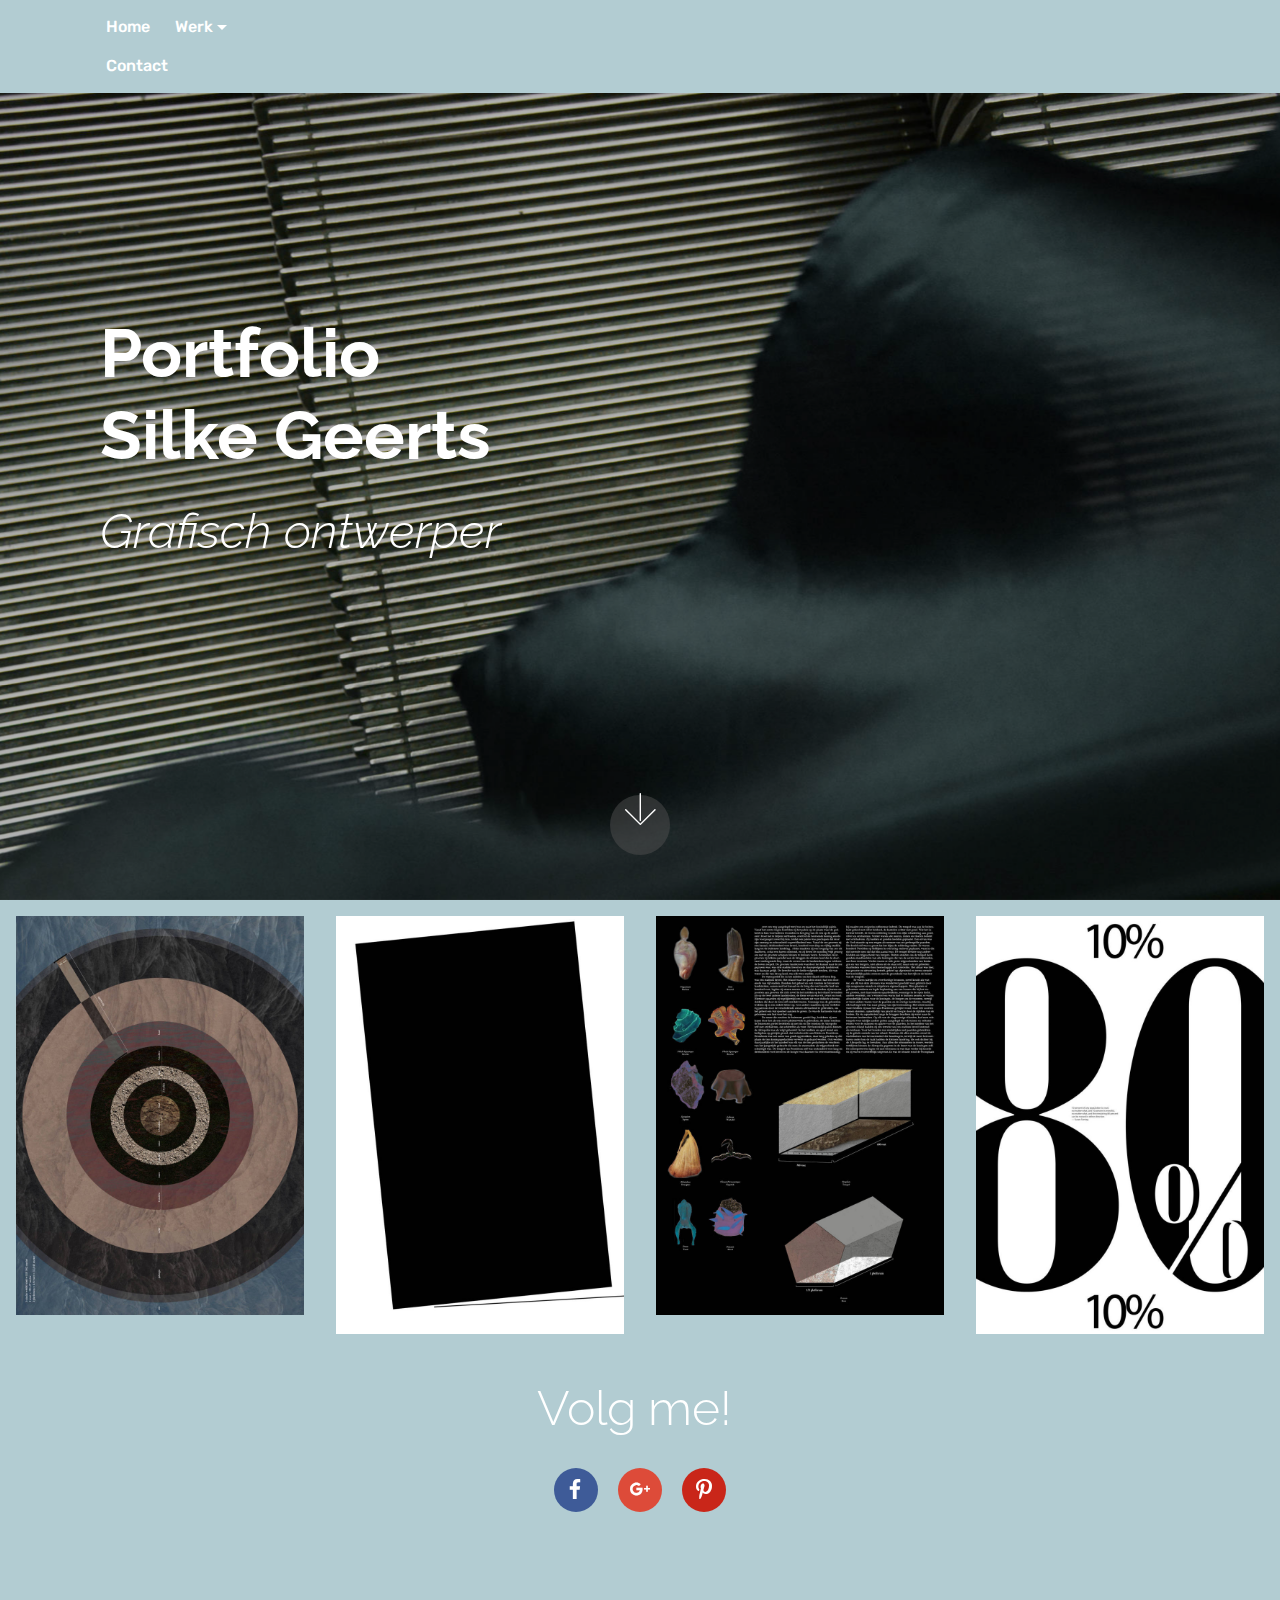
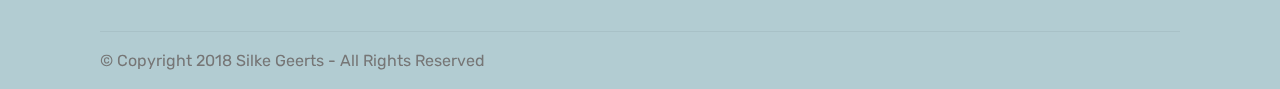
<file: index.html>
<!DOCTYPE html>
<html >
<head>
  <!-- Site made with Mobirise Website Builder v4.8.3, https://mobirise.com -->
  <meta charset="UTF-8">
  <meta http-equiv="X-UA-Compatible" content="IE=edge">
  <meta name="generator" content="Mobirise v4.8.3, mobirise.com">
  <meta name="viewport" content="width=device-width, initial-scale=1, minimum-scale=1">
  <link rel="shortcut icon" href="assets/images/logo2.png" type="image/x-icon">
  <meta name="description" content="">
  <title>Home</title>
  <link rel="stylesheet" href="assets/web/assets/mobirise-icons/mobirise-icons.css">
  <link rel="stylesheet" href="assets/tether/tether.min.css">
  <link rel="stylesheet" href="assets/bootstrap/css/bootstrap.min.css">
  <link rel="stylesheet" href="assets/bootstrap/css/bootstrap-grid.min.css">
  <link rel="stylesheet" href="assets/bootstrap/css/bootstrap-reboot.min.css">
  <link rel="stylesheet" href="assets/dropdown/css/style.css">
  <link rel="stylesheet" href="assets/socicon/css/styles.css">
  <link rel="stylesheet" href="assets/theme/css/style.css">
  <link rel="stylesheet" href="assets/gallery/style.css">
  <link rel="stylesheet" href="assets/mobirise/css/mbr-additional.css" type="text/css">
  
  
  
</head>
<body>
  <section class="menu cid-r4LCSuBPqy" once="menu" id="menu1-6">

    

    <nav class="navbar navbar-expand beta-menu navbar-dropdown align-items-center navbar-fixed-top navbar-toggleable-sm">
        <button class="navbar-toggler navbar-toggler-right" type="button" data-toggle="collapse" data-target="#navbarSupportedContent" aria-controls="navbarSupportedContent" aria-expanded="false" aria-label="Toggle navigation">
            <div class="hamburger">
                <span></span>
                <span></span>
                <span></span>
                <span></span>
            </div>
        </button>
        <div class="menu-logo">
            <div class="navbar-brand">
                
                
            </div>
        </div>
        <div class="collapse navbar-collapse" id="navbarSupportedContent">
            <ul class="navbar-nav nav-dropdown nav-right navbar-nav-top-padding" data-app-modern-menu="true"><li class="nav-item"><a class="nav-link link text-white display-4" href="index.html">Home<br></a></li><li class="nav-item dropdown"><a class="nav-link link dropdown-toggle text-white display-4" href="werk.html" data-toggle="dropdown-submenu" aria-expanded="false">&nbsp;Werk<br></a><div class="dropdown-menu"><a class="dropdown-item text-white display-4" href="grafischontwerp.html">Grafisch Ontwerp<br></a><div class="dropdown"><a class="dropdown-item text-white dropdown-toggle display-4" href="page8.html" aria-expanded="false" data-toggle="dropdown-submenu">Fotografie</a><div class="dropdown-menu dropdown-submenu"><a class="dropdown-item text-white display-4" href="evenementfotografie.html" aria-expanded="false">Evenement fotografie</a><a class="dropdown-item text-white display-4" href="persoonlijkefotografie.html" aria-expanded="false">Eigen Project</a></div></div></div></li><li class="nav-item"><a class="nav-link link text-white display-4" href="contact.html">Contact &nbsp; &nbsp; &nbsp; &nbsp; &nbsp; &nbsp; &nbsp; &nbsp; &nbsp; &nbsp; &nbsp; &nbsp; &nbsp; &nbsp; &nbsp; &nbsp; &nbsp; &nbsp; &nbsp; &nbsp; &nbsp; &nbsp; &nbsp; &nbsp; &nbsp; &nbsp; &nbsp; &nbsp; &nbsp; &nbsp; &nbsp; &nbsp; &nbsp; &nbsp; &nbsp; &nbsp; &nbsp; &nbsp; &nbsp; &nbsp; &nbsp; &nbsp; &nbsp; &nbsp; &nbsp; &nbsp; &nbsp; &nbsp; &nbsp; &nbsp; &nbsp; &nbsp; &nbsp; &nbsp; &nbsp; &nbsp; &nbsp; &nbsp; &nbsp; &nbsp; &nbsp; &nbsp; &nbsp; &nbsp; &nbsp; &nbsp; &nbsp; &nbsp; &nbsp; &nbsp; &nbsp; &nbsp; &nbsp; &nbsp; &nbsp; &nbsp; &nbsp; &nbsp; &nbsp; &nbsp; &nbsp; &nbsp; &nbsp; &nbsp; &nbsp; &nbsp; &nbsp; &nbsp; &nbsp; &nbsp; &nbsp; &nbsp; &nbsp; &nbsp; &nbsp; &nbsp; &nbsp; &nbsp; &nbsp; &nbsp; &nbsp; &nbsp; &nbsp; &nbsp; &nbsp; &nbsp; &nbsp; &nbsp; &nbsp; &nbsp; &nbsp; &nbsp; &nbsp; &nbsp; &nbsp; &nbsp; &nbsp; &nbsp; &nbsp; &nbsp; &nbsp; &nbsp; &nbsp; &nbsp; &nbsp;<br></a></li></ul>
            
        </div>
    </nav>
</section>

<section class="engine"><a href="https://mobiri.se/w">free html5 templates</a></section><section class="header9 cid-r4LCRklisY mbr-fullscreen mbr-parallax-background" id="header9-5">

    

    <div class="mbr-overlay" style="opacity: 0.3; background-color: rgb(0, 0, 0);">
    </div>

    <div class="container">
        <div class="media-container-column mbr-white col-md-8">
            <h1 class="mbr-section-title align-left mbr-bold pb-3 mbr-fonts-style display-1">
                Portfolio<br>Silke Geerts&nbsp;</h1>
            <h3 class="mbr-section-subtitle align-left mbr-light pb-3 mbr-fonts-style display-2">Grafisch ontwerper</h3>
            
            
        </div>
    </div>

    <div class="mbr-arrow hidden-sm-down" aria-hidden="true">
        <a href="#next">
            <i class="mbri-down mbr-iconfont"></i>
        </a>
    </div>
</section>

<section class="mbr-gallery mbr-slider-carousel cid-r4LCV3EVIX" id="gallery3-7">

    

    <div>
        <div><!-- Filter --><!-- Gallery --><div class="mbr-gallery-row"><div class="mbr-gallery-layout-default"><div><div><div class="mbr-gallery-item mbr-gallery-item--p2" data-video-url="false" data-tags="Sympathieke"><div href="#lb-gallery3-7" data-slide-to="0" data-toggle="modal"><img src="assets/images/krant-1-1000x1385-800x1108.jpg" alt="" title=""><span class="icon-focus"></span></div></div><div class="mbr-gallery-item mbr-gallery-item--p2" data-video-url="false" data-tags="Creatieve"><div href="#lb-gallery3-7" data-slide-to="1" data-toggle="modal"><img src="assets/images/oefening-1-1000x1452-800x1162.jpg" alt="" title=""><span class="icon-focus"></span></div></div><div class="mbr-gallery-item mbr-gallery-item--p2" data-video-url="false" data-tags="Bewegende"><div href="#lb-gallery3-7" data-slide-to="2" data-toggle="modal"><img src="assets/images/krant-2-1000x1385-800x1108.jpg" alt="" title=""><span class="icon-focus"></span></div></div><div class="mbr-gallery-item mbr-gallery-item--p2" data-video-url="false" data-tags="Geweldige"><div href="#lb-gallery3-7" data-slide-to="3" data-toggle="modal"><img src="assets/images/quote-1000x1452-800x1162.jpg" alt="" title=""><span class="icon-focus"></span></div></div></div></div><div class="clearfix"></div></div></div><!-- Lightbox --><div data-app-prevent-settings="" class="mbr-slider modal fade carousel slide" tabindex="-1" data-keyboard="true" data-interval="false" id="lb-gallery3-7"><div class="modal-dialog"><div class="modal-content"><div class="modal-body"><div class="carousel-inner"><div class="carousel-item"><img src="assets/images/krant-1-1000x1385.jpg" alt="" title=""></div><div class="carousel-item"><img src="assets/images/oefening-1-1000x1452.jpg" alt="" title=""></div><div class="carousel-item"><img src="assets/images/krant-2-1000x1385.jpg" alt="" title=""></div><div class="carousel-item active"><img src="assets/images/quote-1000x1452.jpg" alt="" title=""></div></div><a class="carousel-control carousel-control-prev" role="button" data-slide="prev" href="#lb-gallery3-7"><span class="mbri-left mbr-iconfont" aria-hidden="true"></span><span class="sr-only">Previous</span></a><a class="carousel-control carousel-control-next" role="button" data-slide="next" href="#lb-gallery3-7"><span class="mbri-right mbr-iconfont" aria-hidden="true"></span><span class="sr-only">Next</span></a><a class="close" href="#" role="button" data-dismiss="modal"><span class="sr-only">Close</span></a></div></div></div></div></div>
    </div>

</section>

<section class="cid-r4LD7o6che" id="social-buttons3-9">
    
    

    

    <div class="container">
        <div class="media-container-row">
            <div class="col-md-8 align-center">
                <h2 class="pb-3 mbr-section-title mbr-fonts-style display-2">Volg me!&nbsp;</h2>
                <div>
                    <div class="mbr-social-likes">
                        <span class="btn btn-social socicon-bg-facebook facebook mx-2" title="Deel link op Facebook">
                            <i class="socicon socicon-facebook"></i>
                        </span>
                        
                        <span class="btn btn-social plusone socicon-bg-googleplus mx-2" title="Deel link op Google+">
                            <i class="socicon socicon-googleplus"></i>
                        </span>
                        
                        
                        <span class="btn btn-social pinterest socicon-bg-pinterest mx-2" title="Deel link op Pinterest">
                            <i class="socicon socicon-pinterest"></i>
                        </span>
                        
                    </div>
                </div>
            </div>
        </div>
    </div>
</section>

<section class="cid-r4LD9Ey9Vt" id="footer5-a">

    

    

    <div class="container">
        <div class="media-container-row">
            <div class="col-md-3">
                <div class="media-wrap">
                    <a href="https://mobirise.com/">
                       <img src="assets/images/blank-1x1.png" alt="Mobirise" title="">
                    </a>
                </div>
            </div>
            <div class="col-md-9">
                <p class="mbr-text align-right links mbr-fonts-style display-7">&nbsp; &nbsp;&nbsp;</p>
            </div>
        </div>
        <div class="footer-lower">
            <div class="media-container-row">
                <div class="col-md-12">
                    <hr>
                </div>
            </div>
            <div class="media-container-row mbr-white">
                <div class="col-md-6 copyright">
                    <p class="mbr-text mbr-fonts-style display-7">
                        © Copyright 2018 Silke Geerts - All Rights Reserved
                    </p>
                </div>
                <div class="col-md-6">
                    
                </div>
            </div>
        </div>
    </div>
</section>


  <script src="assets/web/assets/jquery/jquery.min.js"></script>
  <script src="assets/popper/popper.min.js"></script>
  <script src="assets/tether/tether.min.js"></script>
  <script src="assets/bootstrap/js/bootstrap.min.js"></script>
  <script src="assets/smoothscroll/smooth-scroll.js"></script>
  <script src="assets/dropdown/js/script.min.js"></script>
  <script src="assets/touchswipe/jquery.touch-swipe.min.js"></script>
  <script src="assets/parallax/jarallax.min.js"></script>
  <script src="assets/bootstrapcarouselswipe/bootstrap-carousel-swipe.js"></script>
  <script src="assets/sociallikes/social-likes.js"></script>
  <script src="assets/vimeoplayer/jquery.mb.vimeo_player.js"></script>
  <script src="assets/masonry/masonry.pkgd.min.js"></script>
  <script src="assets/imagesloaded/imagesloaded.pkgd.min.js"></script>
  <script src="assets/theme/js/script.js"></script>
  <script src="assets/slidervideo/script.js"></script>
  <script src="assets/gallery/player.min.js"></script>
  <script src="assets/gallery/script.js"></script>
  
  
</body>
</html>
</file>
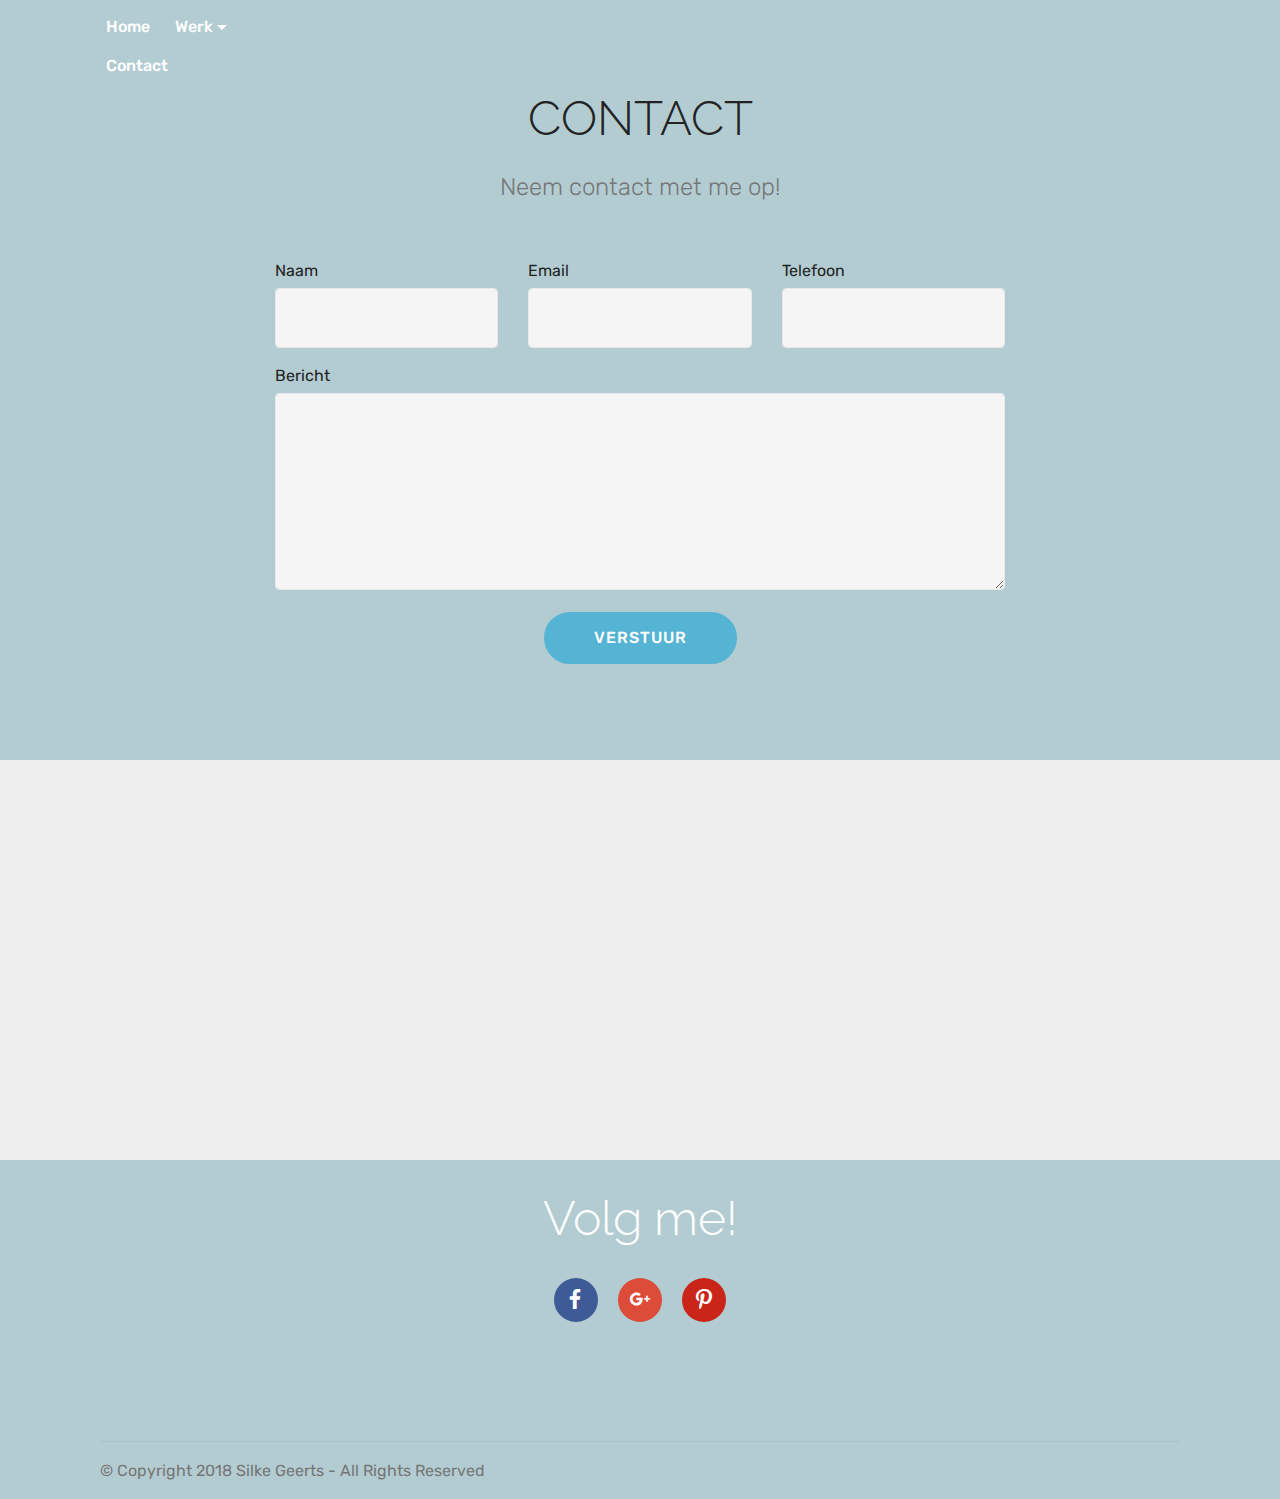
<file: contact.html>
<!DOCTYPE html>
<html >
<head>
  <!-- Site made with Mobirise Website Builder v4.8.3, https://mobirise.com -->
  <meta charset="UTF-8">
  <meta http-equiv="X-UA-Compatible" content="IE=edge">
  <meta name="generator" content="Mobirise v4.8.3, mobirise.com">
  <meta name="viewport" content="width=device-width, initial-scale=1, minimum-scale=1">
  <link rel="shortcut icon" href="assets/images/logo2.png" type="image/x-icon">
  <meta name="description" content="Web Creator Description">
  <title>contact</title>
  <link rel="stylesheet" href="assets/web/assets/mobirise-icons/mobirise-icons.css">
  <link rel="stylesheet" href="assets/tether/tether.min.css">
  <link rel="stylesheet" href="assets/bootstrap/css/bootstrap.min.css">
  <link rel="stylesheet" href="assets/bootstrap/css/bootstrap-grid.min.css">
  <link rel="stylesheet" href="assets/bootstrap/css/bootstrap-reboot.min.css">
  <link rel="stylesheet" href="assets/dropdown/css/style.css">
  <link rel="stylesheet" href="assets/socicon/css/styles.css">
  <link rel="stylesheet" href="assets/theme/css/style.css">
  <link rel="stylesheet" href="assets/mobirise/css/mbr-additional.css" type="text/css">
  
  
  
</head>
<body>
  <section class="menu cid-r5qst0KxVr" once="menu" id="menu1-k">

    

    <nav class="navbar navbar-expand beta-menu navbar-dropdown align-items-center navbar-fixed-top navbar-toggleable-sm">
        <button class="navbar-toggler navbar-toggler-right" type="button" data-toggle="collapse" data-target="#navbarSupportedContent" aria-controls="navbarSupportedContent" aria-expanded="false" aria-label="Toggle navigation">
            <div class="hamburger">
                <span></span>
                <span></span>
                <span></span>
                <span></span>
            </div>
        </button>
        <div class="menu-logo">
            <div class="navbar-brand">
                
                
            </div>
        </div>
        <div class="collapse navbar-collapse" id="navbarSupportedContent">
            <ul class="navbar-nav nav-dropdown nav-right navbar-nav-top-padding" data-app-modern-menu="true"><li class="nav-item"><a class="nav-link link text-white display-4" href="index.html">Home<br></a></li><li class="nav-item dropdown"><a class="nav-link link dropdown-toggle text-white display-4" href="werk.html" data-toggle="dropdown-submenu" aria-expanded="false">&nbsp;Werk<br></a><div class="dropdown-menu"><a class="dropdown-item text-white display-4" href="grafischontwerp.html">Grafisch Ontwerp<br></a><div class="dropdown"><a class="dropdown-item text-white dropdown-toggle display-4" href="page8.html" aria-expanded="false" data-toggle="dropdown-submenu">Fotografie</a><div class="dropdown-menu dropdown-submenu"><a class="dropdown-item text-white display-4" href="evenementfotografie.html" aria-expanded="false">Evenement fotografie</a><a class="dropdown-item text-white display-4" href="persoonlijkefotografie.html" aria-expanded="false">Eigen Project</a></div></div></div></li><li class="nav-item"><a class="nav-link link text-white display-4" href="contact.html">Contact &nbsp; &nbsp; &nbsp; &nbsp; &nbsp; &nbsp; &nbsp; &nbsp; &nbsp; &nbsp; &nbsp; &nbsp; &nbsp; &nbsp; &nbsp; &nbsp; &nbsp; &nbsp; &nbsp; &nbsp; &nbsp; &nbsp; &nbsp; &nbsp; &nbsp; &nbsp; &nbsp; &nbsp; &nbsp; &nbsp; &nbsp; &nbsp; &nbsp; &nbsp; &nbsp; &nbsp; &nbsp; &nbsp; &nbsp; &nbsp; &nbsp; &nbsp; &nbsp; &nbsp; &nbsp; &nbsp; &nbsp; &nbsp; &nbsp; &nbsp; &nbsp; &nbsp; &nbsp; &nbsp; &nbsp; &nbsp; &nbsp; &nbsp; &nbsp; &nbsp; &nbsp; &nbsp; &nbsp; &nbsp; &nbsp; &nbsp; &nbsp; &nbsp; &nbsp; &nbsp; &nbsp; &nbsp; &nbsp; &nbsp; &nbsp; &nbsp; &nbsp; &nbsp; &nbsp; &nbsp; &nbsp; &nbsp; &nbsp; &nbsp; &nbsp; &nbsp; &nbsp; &nbsp; &nbsp; &nbsp; &nbsp; &nbsp; &nbsp; &nbsp; &nbsp; &nbsp; &nbsp; &nbsp; &nbsp; &nbsp; &nbsp; &nbsp; &nbsp; &nbsp; &nbsp; &nbsp; &nbsp; &nbsp; &nbsp; &nbsp; &nbsp; &nbsp; &nbsp; &nbsp; &nbsp; &nbsp; &nbsp; &nbsp; &nbsp; &nbsp; &nbsp; &nbsp; &nbsp; &nbsp; &nbsp;<br></a></li></ul>
            
        </div>
    </nav>
</section>

<section class="engine"><a href="https://mobiri.se/w">free html5 templates</a></section><section class="mbr-section form1 cid-r5qst19aPq" id="form1-l">

    

    
    <div class="container">
        <div class="row justify-content-center">
            <div class="title col-12 col-lg-8">
                <h2 class="mbr-section-title align-center pb-3 mbr-fonts-style display-2">
                    CONTACT</h2>
                <h3 class="mbr-section-subtitle align-center mbr-light pb-3 mbr-fonts-style display-5">
                    Neem contact met me op!</h3>
            </div>
        </div>
    </div>
    <div class="container">
        <div class="row justify-content-center">
            <div class="media-container-column col-lg-8" data-form-type="formoid">
                    <div data-form-alert="" hidden="">
                        Bedankt om het formulier in te vullen!
                    </div>
            
                    <form class="mbr-form" action="https://mobirise.com/" method="post" data-form-title="Mobirise Form"><input type="hidden" name="email" data-form-email="true" value="ogaOim/j/kLfVmusJcP1Sx5SN4J9ezTtcstYXDKlU1Uude7rHM0gc1IPD2yEg6PqUv51rK/1ZKcOoR5tfh19DrgOw9GQyNAPR2a1RMhS6P5DMtoUxG3JK4XlZaOeyrCY">
                        <div class="row row-sm-offset">
                            <div class="col-md-4 multi-horizontal" data-for="name">
                                <div class="form-group">
                                    <label class="form-control-label mbr-fonts-style display-7" for="name-form1-l">Naam</label>
                                    <input type="text" class="form-control" name="name" data-form-field="Name" required="" id="name-form1-l">
                                </div>
                            </div>
                            <div class="col-md-4 multi-horizontal" data-for="email">
                                <div class="form-group">
                                    <label class="form-control-label mbr-fonts-style display-7" for="email-form1-l">Email</label>
                                    <input type="email" class="form-control" name="email" data-form-field="Email" required="" id="email-form1-l">
                                </div>
                            </div>
                            <div class="col-md-4 multi-horizontal" data-for="phone">
                                <div class="form-group">
                                    <label class="form-control-label mbr-fonts-style display-7" for="phone-form1-l">Telefoon</label>
                                    <input type="tel" class="form-control" name="phone" data-form-field="Phone" id="phone-form1-l">
                                </div>
                            </div>
                        </div>
                        <div class="form-group" data-for="message">
                            <label class="form-control-label mbr-fonts-style display-7" for="message-form1-l">Bericht</label>
                            <textarea type="text" class="form-control" name="message" rows="7" data-form-field="Message" id="message-form1-l"></textarea>
                        </div>
            
                        <span class="input-group-btn">
                            <button href="" type="submit" class="btn btn-primary btn-form display-4">VERSTUUR</button>
                        </span>
                    </form>
            </div>
        </div>
    </div>
</section>

<section class="map1 cid-r5qst1Bjce" id="map1-m">

     

    <div class="google-map"><iframe frameborder="0" style="border:0" src="https://www.google.com/maps/embed/v1/place?key=AIzaSyA0Dx_boXQiwvdz8sJHoYeZNVTdoWONYkU&amp;q=place_id:ChIJn6wOs6lZwokRLKy1iqRcoKw" allowfullscreen=""></iframe></div>
</section>

<section class="cid-r5qst1VFdA" id="social-buttons3-n">
    
    

    

    <div class="container">
        <div class="media-container-row">
            <div class="col-md-8 align-center">
                <h2 class="pb-3 mbr-section-title mbr-fonts-style display-2">Volg me!</h2>
                <div>
                    <div class="mbr-social-likes">
                        <span class="btn btn-social socicon-bg-facebook facebook mx-2" title="Deel link op Facebook">
                            <i class="socicon socicon-facebook"></i>
                        </span>
                        
                        <span class="btn btn-social plusone socicon-bg-googleplus mx-2" title="Deel link op Google+">
                            <i class="socicon socicon-googleplus"></i>
                        </span>
                        
                        
                        <span class="btn btn-social pinterest socicon-bg-pinterest mx-2" title="Deel link op Pinterest">
                            <i class="socicon socicon-pinterest"></i>
                        </span>
                        
                    </div>
                </div>
            </div>
        </div>
    </div>
</section>

<section class="cid-r5qst2pvuj" id="footer5-o">

    

    

    <div class="container">
        <div class="media-container-row">
            <div class="col-md-3">
                <div class="media-wrap">
                    <a href="https://mobirise.com/">
                       <img src="assets/images/blank-1x1.png" alt="Mobirise" title="">
                    </a>
                </div>
            </div>
            <div class="col-md-9">
                <p class="mbr-text align-right links mbr-fonts-style display-7">&nbsp; &nbsp; &nbsp; &nbsp; &nbsp; &nbsp; &nbsp; &nbsp; &nbsp; &nbsp; &nbsp; &nbsp;&nbsp;</p>
            </div>
        </div>
        <div class="footer-lower">
            <div class="media-container-row">
                <div class="col-md-12">
                    <hr>
                </div>
            </div>
            <div class="media-container-row mbr-white">
                <div class="col-md-6 copyright">
                    <p class="mbr-text mbr-fonts-style display-7">
                        © Copyright 2018 Silke Geerts - All Rights Reserved
                    </p>
                </div>
                <div class="col-md-6">
                    
                </div>
            </div>
        </div>
    </div>
</section>


  <script src="assets/web/assets/jquery/jquery.min.js"></script>
  <script src="assets/popper/popper.min.js"></script>
  <script src="assets/tether/tether.min.js"></script>
  <script src="assets/bootstrap/js/bootstrap.min.js"></script>
  <script src="assets/smoothscroll/smooth-scroll.js"></script>
  <script src="assets/dropdown/js/script.min.js"></script>
  <script src="assets/touchswipe/jquery.touch-swipe.min.js"></script>
  <script src="assets/sociallikes/social-likes.js"></script>
  <script src="assets/theme/js/script.js"></script>
  <script src="assets/formoid/formoid.min.js"></script>
  
  
</body>
</html>
</file>
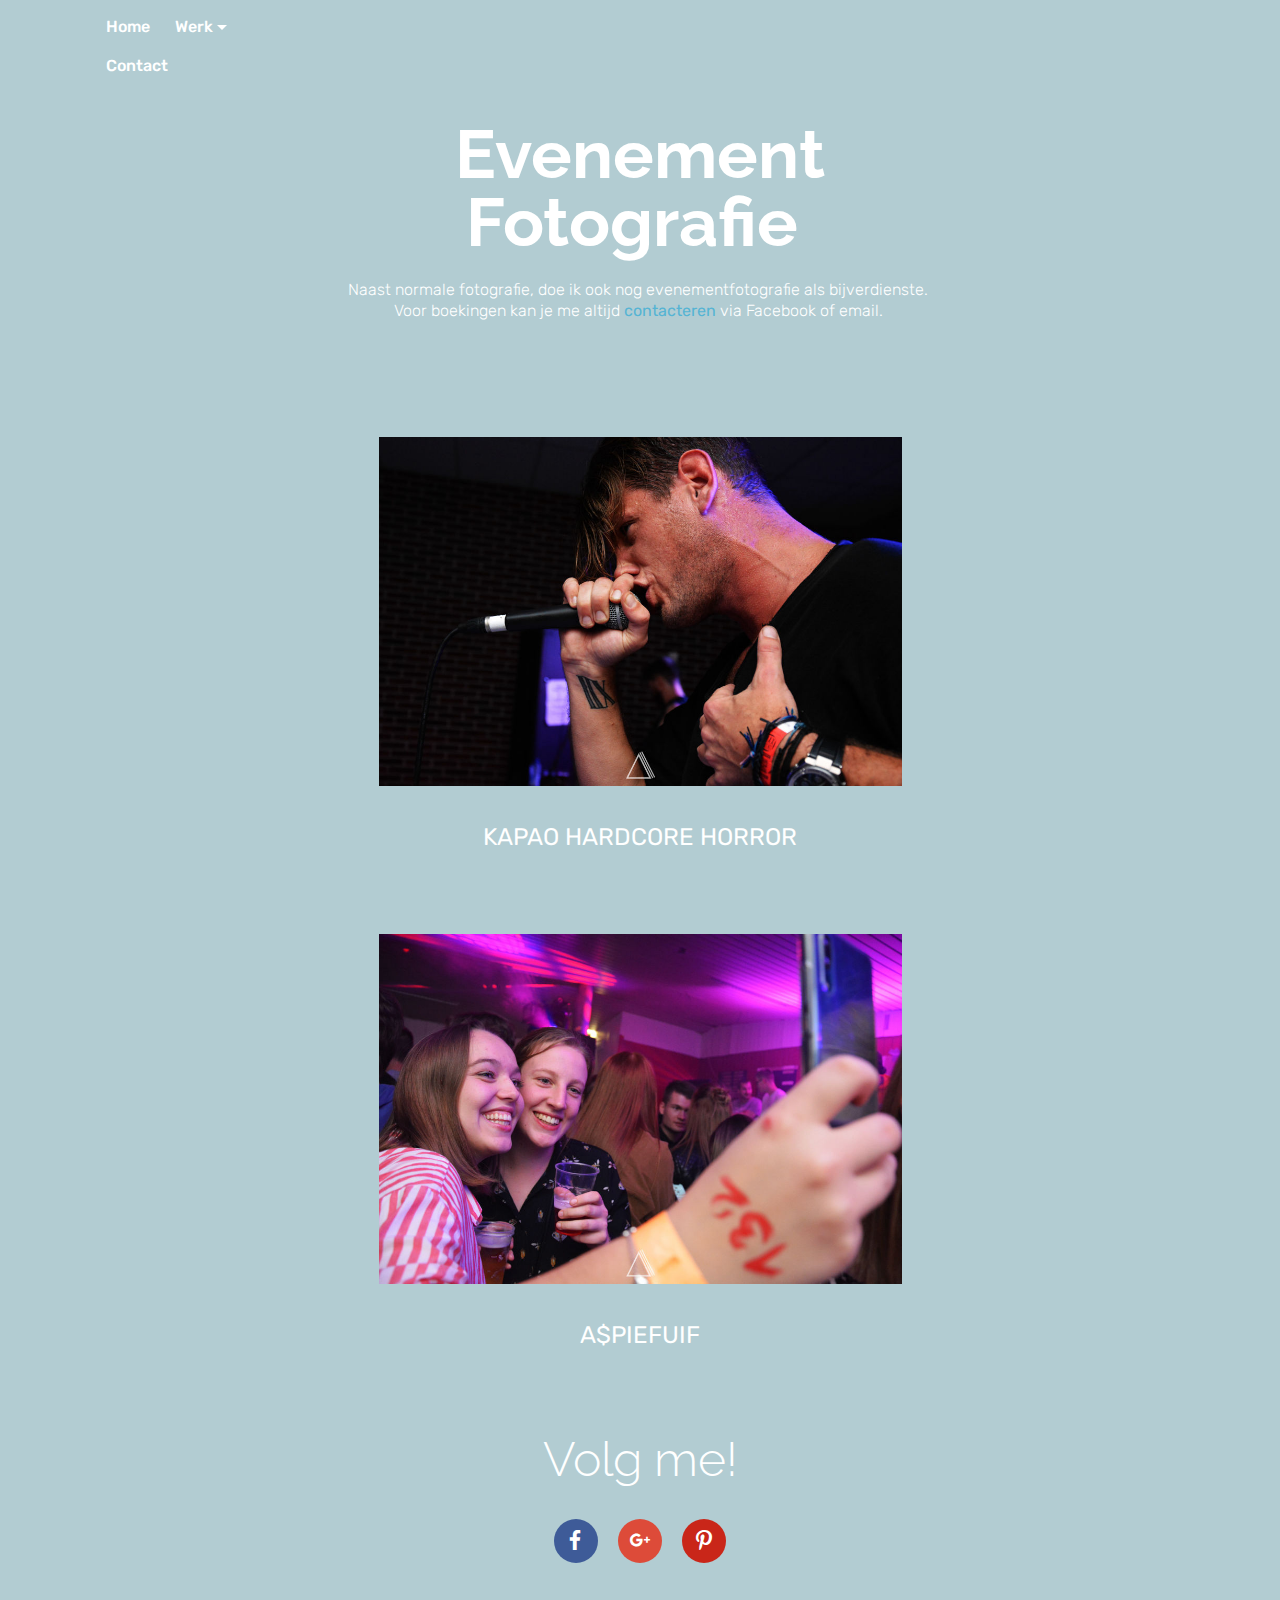
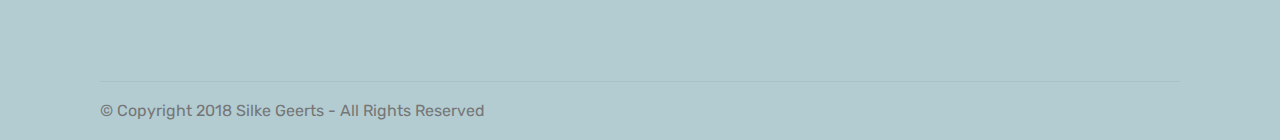
<file: evenementfotografie.html>
<!DOCTYPE html>
<html >
<head>
  <!-- Site made with Mobirise Website Builder v4.8.3, https://mobirise.com -->
  <meta charset="UTF-8">
  <meta http-equiv="X-UA-Compatible" content="IE=edge">
  <meta name="generator" content="Mobirise v4.8.3, mobirise.com">
  <meta name="viewport" content="width=device-width, initial-scale=1, minimum-scale=1">
  <link rel="shortcut icon" href="assets/images/logo2.png" type="image/x-icon">
  <meta name="description" content="Web Creator Description">
  <title>Evenementfotografie</title>
  <link rel="stylesheet" href="assets/web/assets/mobirise-icons/mobirise-icons.css">
  <link rel="stylesheet" href="assets/tether/tether.min.css">
  <link rel="stylesheet" href="assets/bootstrap/css/bootstrap.min.css">
  <link rel="stylesheet" href="assets/bootstrap/css/bootstrap-grid.min.css">
  <link rel="stylesheet" href="assets/bootstrap/css/bootstrap-reboot.min.css">
  <link rel="stylesheet" href="assets/dropdown/css/style.css">
  <link rel="stylesheet" href="assets/socicon/css/styles.css">
  <link rel="stylesheet" href="assets/theme/css/style.css">
  <link rel="stylesheet" href="assets/mobirise/css/mbr-additional.css" type="text/css">
  
  
  
</head>
<body>
  <section class="menu cid-r5qubQFz4T" once="menu" id="menu1-t">

    

    <nav class="navbar navbar-expand beta-menu navbar-dropdown align-items-center navbar-fixed-top navbar-toggleable-sm">
        <button class="navbar-toggler navbar-toggler-right" type="button" data-toggle="collapse" data-target="#navbarSupportedContent" aria-controls="navbarSupportedContent" aria-expanded="false" aria-label="Toggle navigation">
            <div class="hamburger">
                <span></span>
                <span></span>
                <span></span>
                <span></span>
            </div>
        </button>
        <div class="menu-logo">
            <div class="navbar-brand">
                
                
            </div>
        </div>
        <div class="collapse navbar-collapse" id="navbarSupportedContent">
            <ul class="navbar-nav nav-dropdown nav-right navbar-nav-top-padding" data-app-modern-menu="true"><li class="nav-item"><a class="nav-link link text-white display-4" href="index.html">Home<br></a></li><li class="nav-item dropdown"><a class="nav-link link dropdown-toggle text-white display-4" href="werk.html" data-toggle="dropdown-submenu" aria-expanded="false">&nbsp;Werk<br></a><div class="dropdown-menu"><a class="dropdown-item text-white display-4" href="grafischontwerp.html">Grafisch Ontwerp<br></a><div class="dropdown"><a class="dropdown-item text-white dropdown-toggle display-4" href="page8.html" aria-expanded="false" data-toggle="dropdown-submenu">Fotografie</a><div class="dropdown-menu dropdown-submenu"><a class="dropdown-item text-white display-4" href="evenementfotografie.html" aria-expanded="false">Evenement fotografie</a><a class="dropdown-item text-white display-4" href="persoonlijkefotografie.html" aria-expanded="false">Eigen Project</a></div></div></div></li><li class="nav-item"><a class="nav-link link text-white display-4" href="contact.html">Contact &nbsp; &nbsp; &nbsp; &nbsp; &nbsp; &nbsp; &nbsp; &nbsp; &nbsp; &nbsp; &nbsp; &nbsp; &nbsp; &nbsp; &nbsp; &nbsp; &nbsp; &nbsp; &nbsp; &nbsp; &nbsp; &nbsp; &nbsp; &nbsp; &nbsp; &nbsp; &nbsp; &nbsp; &nbsp; &nbsp; &nbsp; &nbsp; &nbsp; &nbsp; &nbsp; &nbsp; &nbsp; &nbsp; &nbsp; &nbsp; &nbsp; &nbsp; &nbsp; &nbsp; &nbsp; &nbsp; &nbsp; &nbsp; &nbsp; &nbsp; &nbsp; &nbsp; &nbsp; &nbsp; &nbsp; &nbsp; &nbsp; &nbsp; &nbsp; &nbsp; &nbsp; &nbsp; &nbsp; &nbsp; &nbsp; &nbsp; &nbsp; &nbsp; &nbsp; &nbsp; &nbsp; &nbsp; &nbsp; &nbsp; &nbsp; &nbsp; &nbsp; &nbsp; &nbsp; &nbsp; &nbsp; &nbsp; &nbsp; &nbsp; &nbsp; &nbsp; &nbsp; &nbsp; &nbsp; &nbsp; &nbsp; &nbsp; &nbsp; &nbsp; &nbsp; &nbsp; &nbsp; &nbsp; &nbsp; &nbsp; &nbsp; &nbsp; &nbsp; &nbsp; &nbsp; &nbsp; &nbsp; &nbsp; &nbsp; &nbsp; &nbsp; &nbsp; &nbsp; &nbsp; &nbsp; &nbsp; &nbsp; &nbsp; &nbsp; &nbsp; &nbsp; &nbsp; &nbsp; &nbsp; &nbsp;<br></a></li></ul>
            
        </div>
    </nav>
</section>

<section class="engine"><a href="https://mobiri.se/h">how to create a web page</a></section><section class="mbr-section content5 cid-r5qyxEQGHK" id="content5-18">

    

    

    <div class="container">
        <div class="media-container-row">
            <div class="title col-12 col-md-8">
                <h2 class="align-center mbr-bold mbr-white pb-3 mbr-fonts-style display-1">
                    Evenement Fotografie&nbsp;</h2>
                <h3 class="mbr-section-subtitle align-center mbr-light mbr-white pb-3 mbr-fonts-style display-7">Naast normale fotografie, doe ik ook nog evenementfotografie als bijverdienste.&nbsp;<br>Voor boekingen kan je me altijd <a href="contact.html">contacteren</a> via Facebook of email.&nbsp;</h3>
                
                
            </div>
        </div>
    </div>
</section>

<section class="features2 cid-ra4phAyfq3" id="features2-2c">

    

    
    
    <div class="container">
        <div class="media-container-row">
            <div class="card p-3 col-12 col-md-6">
                <div class="card-wrapper">
                    <div class="card-img">
                        <img src="assets/images/dsc-2-1000x668.jpg" alt="Mobirise" title="">
                    </div>
                    <div class="card-box">
                        
                        <p class="mbr-text mbr-fonts-style display-5"><a href="kapaohardcorehorror.html" class="text-white">KAPAO HARDCORE HORROR</a></p>
                    </div>
                </div>
            </div>

            

            

            
        </div>
    </div>
</section>

<section class="features2 cid-rajYQUwNWX" id="features2-2d">

    

    
    
    <div class="container">
        <div class="media-container-row">
            <div class="card p-3 col-12 col-md-6">
                <div class="card-wrapper">
                    <div class="card-img">
                        <img src="assets/images/dsc-137-1000x668.jpg" alt="Mobirise" title="">
                    </div>
                    <div class="card-box">
                        
                        <p class="mbr-text mbr-fonts-style display-5">A$PIEFUIF</p>
                    </div>
                </div>
            </div>

            

            

            
        </div>
    </div>
</section>

<section class="cid-r5qyBhl6VD" id="social-buttons3-1a">
    
    

    

    <div class="container">
        <div class="media-container-row">
            <div class="col-md-8 align-center">
                <h2 class="pb-3 mbr-section-title mbr-fonts-style display-2">
                    Volg me!</h2>
                <div>
                    <div class="mbr-social-likes">
                        <span class="btn btn-social socicon-bg-facebook facebook mx-2" title="Deel link op Facebook">
                            <i class="socicon socicon-facebook"></i>
                        </span>
                        
                        <span class="btn btn-social plusone socicon-bg-googleplus mx-2" title="Deel link op Google+">
                            <i class="socicon socicon-googleplus"></i>
                        </span>
                        
                        
                        <span class="btn btn-social pinterest socicon-bg-pinterest mx-2" title="Deel link op Pinterest">
                            <i class="socicon socicon-pinterest"></i>
                        </span>
                        
                    </div>
                </div>
            </div>
        </div>
    </div>
</section>

<section class="cid-r5qyCKc0hT" id="footer5-1b">

    

    

    <div class="container">
        <div class="media-container-row">
            <div class="col-md-3">
                <div class="media-wrap">
                    <a href="https://mobirise.com/">
                       <img src="assets/images/blank-1x1.png" alt="Mobirise" title="">
                    </a>
                </div>
            </div>
            <div class="col-md-9">
                <p class="mbr-text align-right links mbr-fonts-style display-7">&nbsp; &nbsp; &nbsp; &nbsp; &nbsp; &nbsp; &nbsp; &nbsp; &nbsp; &nbsp; &nbsp; &nbsp; &nbsp;&nbsp; &nbsp; &nbsp; &nbsp; &nbsp; &nbsp; &nbsp; &nbsp; &nbsp; &nbsp; &nbsp; &nbsp; &nbsp; &nbsp; &nbsp; &nbsp;&nbsp;</p>
            </div>
        </div>
        <div class="footer-lower">
            <div class="media-container-row">
                <div class="col-md-12">
                    <hr>
                </div>
            </div>
            <div class="media-container-row mbr-white">
                <div class="col-md-6 copyright">
                    <p class="mbr-text mbr-fonts-style display-7">
                        © Copyright 2018 Silke Geerts - All Rights Reserved
                    </p>
                </div>
                <div class="col-md-6">
                    
                </div>
            </div>
        </div>
    </div>
</section>


  <script src="assets/web/assets/jquery/jquery.min.js"></script>
  <script src="assets/popper/popper.min.js"></script>
  <script src="assets/tether/tether.min.js"></script>
  <script src="assets/bootstrap/js/bootstrap.min.js"></script>
  <script src="assets/dropdown/js/script.min.js"></script>
  <script src="assets/touchswipe/jquery.touch-swipe.min.js"></script>
  <script src="assets/sociallikes/social-likes.js"></script>
  <script src="assets/smoothscroll/smooth-scroll.js"></script>
  <script src="assets/theme/js/script.js"></script>
  
  
</body>
</html>
</file>
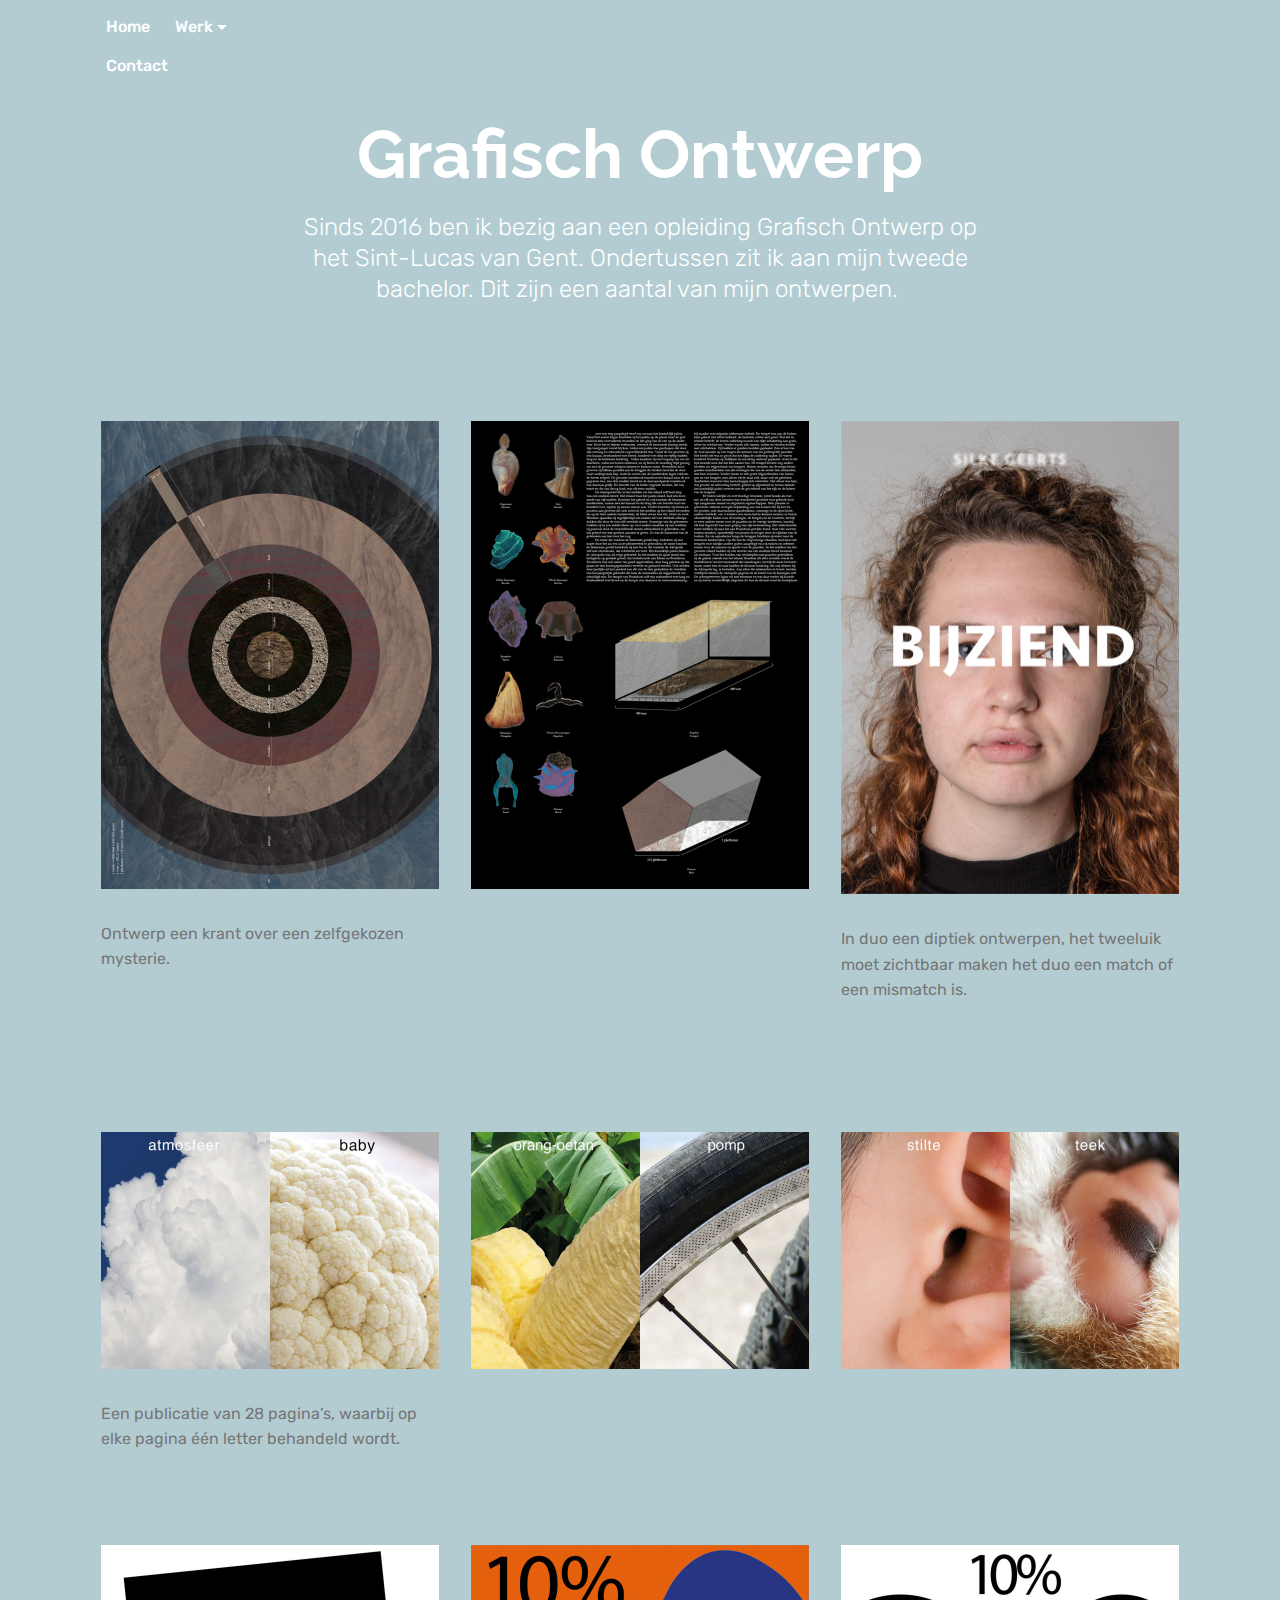
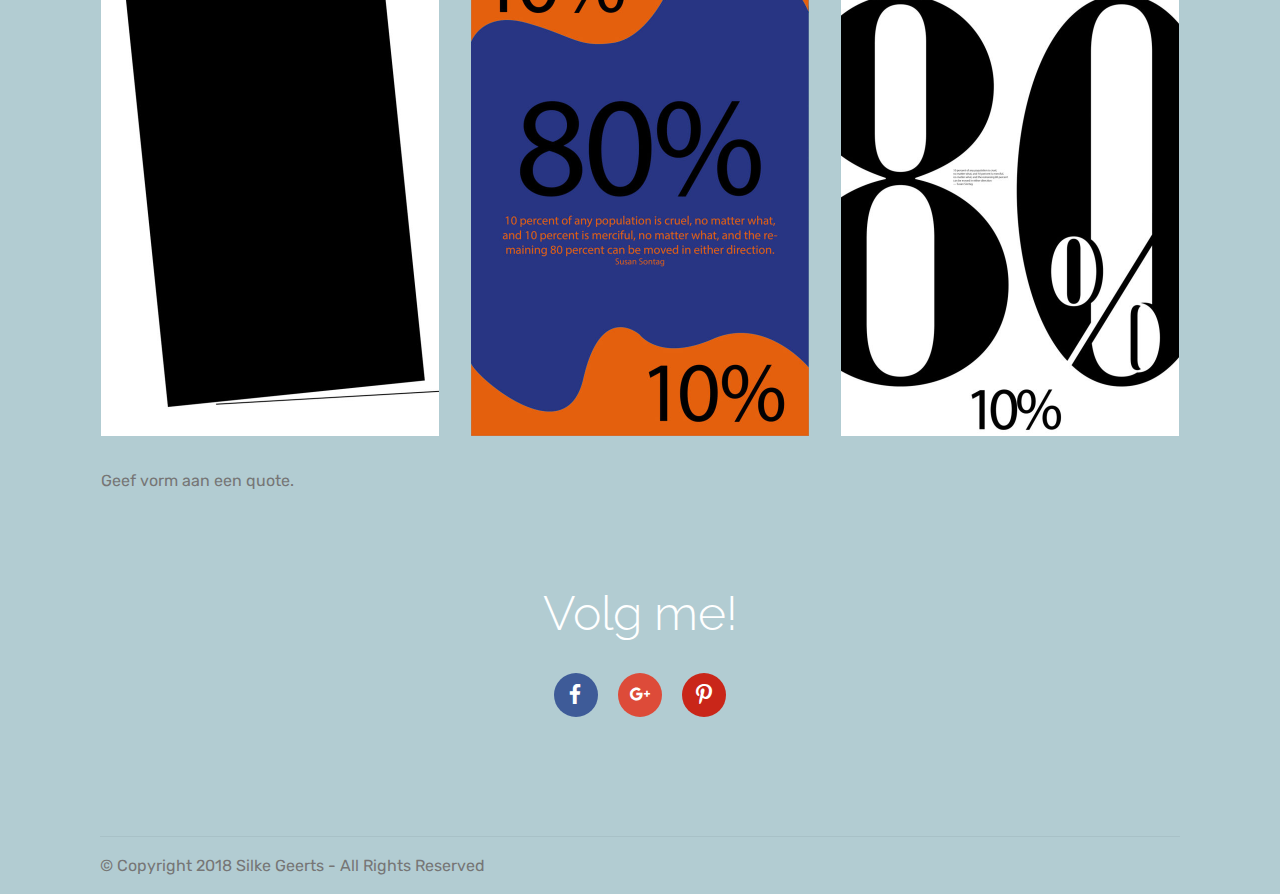
<file: grafischontwerp.html>
<!DOCTYPE html>
<html >
<head>
  <!-- Site made with Mobirise Website Builder v4.8.3, https://mobirise.com -->
  <meta charset="UTF-8">
  <meta http-equiv="X-UA-Compatible" content="IE=edge">
  <meta name="generator" content="Mobirise v4.8.3, mobirise.com">
  <meta name="viewport" content="width=device-width, initial-scale=1, minimum-scale=1">
  <link rel="shortcut icon" href="assets/images/logo2.png" type="image/x-icon">
  <meta name="description" content="Web Creator Description">
  <title>Grafisch Ontwerp</title>
  <link rel="stylesheet" href="assets/web/assets/mobirise-icons/mobirise-icons.css">
  <link rel="stylesheet" href="assets/tether/tether.min.css">
  <link rel="stylesheet" href="assets/bootstrap/css/bootstrap.min.css">
  <link rel="stylesheet" href="assets/bootstrap/css/bootstrap-grid.min.css">
  <link rel="stylesheet" href="assets/bootstrap/css/bootstrap-reboot.min.css">
  <link rel="stylesheet" href="assets/dropdown/css/style.css">
  <link rel="stylesheet" href="assets/socicon/css/styles.css">
  <link rel="stylesheet" href="assets/theme/css/style.css">
  <link rel="stylesheet" href="assets/mobirise/css/mbr-additional.css" type="text/css">
  
  
  
</head>
<body>
  <section class="menu cid-r5qucTGYeS" once="menu" id="menu1-v">

    

    <nav class="navbar navbar-expand beta-menu navbar-dropdown align-items-center navbar-fixed-top navbar-toggleable-sm">
        <button class="navbar-toggler navbar-toggler-right" type="button" data-toggle="collapse" data-target="#navbarSupportedContent" aria-controls="navbarSupportedContent" aria-expanded="false" aria-label="Toggle navigation">
            <div class="hamburger">
                <span></span>
                <span></span>
                <span></span>
                <span></span>
            </div>
        </button>
        <div class="menu-logo">
            <div class="navbar-brand">
                
                
            </div>
        </div>
        <div class="collapse navbar-collapse" id="navbarSupportedContent">
            <ul class="navbar-nav nav-dropdown nav-right navbar-nav-top-padding" data-app-modern-menu="true"><li class="nav-item"><a class="nav-link link text-white display-4" href="index.html">Home<br></a></li><li class="nav-item dropdown"><a class="nav-link link dropdown-toggle text-white display-4" href="werk.html" data-toggle="dropdown-submenu" aria-expanded="false">&nbsp;Werk<br></a><div class="dropdown-menu"><a class="dropdown-item text-white display-4" href="grafischontwerp.html">Grafisch Ontwerp<br></a><div class="dropdown"><a class="dropdown-item text-white dropdown-toggle display-4" href="page8.html" aria-expanded="false" data-toggle="dropdown-submenu">Fotografie</a><div class="dropdown-menu dropdown-submenu"><a class="dropdown-item text-white display-4" href="evenementfotografie.html" aria-expanded="false">Evenement fotografie</a><a class="dropdown-item text-white display-4" href="persoonlijkefotografie.html" aria-expanded="false">Eigen Project</a></div></div></div></li><li class="nav-item"><a class="nav-link link text-white display-4" href="contact.html">Contact &nbsp; &nbsp; &nbsp; &nbsp; &nbsp; &nbsp; &nbsp; &nbsp; &nbsp; &nbsp; &nbsp; &nbsp; &nbsp; &nbsp; &nbsp; &nbsp; &nbsp; &nbsp; &nbsp; &nbsp; &nbsp; &nbsp; &nbsp; &nbsp; &nbsp; &nbsp; &nbsp; &nbsp; &nbsp; &nbsp; &nbsp; &nbsp; &nbsp; &nbsp; &nbsp; &nbsp; &nbsp; &nbsp; &nbsp; &nbsp; &nbsp; &nbsp; &nbsp; &nbsp; &nbsp; &nbsp; &nbsp; &nbsp; &nbsp; &nbsp; &nbsp; &nbsp; &nbsp; &nbsp; &nbsp; &nbsp; &nbsp; &nbsp; &nbsp; &nbsp; &nbsp; &nbsp; &nbsp; &nbsp; &nbsp; &nbsp; &nbsp; &nbsp; &nbsp; &nbsp; &nbsp; &nbsp; &nbsp; &nbsp; &nbsp; &nbsp; &nbsp; &nbsp; &nbsp; &nbsp; &nbsp; &nbsp; &nbsp; &nbsp; &nbsp; &nbsp; &nbsp; &nbsp; &nbsp; &nbsp; &nbsp; &nbsp; &nbsp; &nbsp; &nbsp; &nbsp; &nbsp; &nbsp; &nbsp; &nbsp; &nbsp; &nbsp; &nbsp; &nbsp; &nbsp; &nbsp; &nbsp; &nbsp; &nbsp; &nbsp; &nbsp; &nbsp; &nbsp; &nbsp; &nbsp; &nbsp; &nbsp; &nbsp; &nbsp; &nbsp; &nbsp; &nbsp; &nbsp; &nbsp; &nbsp;<br></a></li></ul>
            
        </div>
    </nav>
</section>

<section class="engine"><a href="https://mobiri.se/f">easy website creator</a></section><section class="mbr-section content5 cid-r5quO9eExv" id="content5-w">

    

    

    <div class="container">
        <div class="media-container-row">
            <div class="title col-12 col-md-8">
                <h2 class="align-center mbr-bold mbr-white pb-3 mbr-fonts-style display-1">
                    Grafisch Ontwerp</h2>
                <h3 class="mbr-section-subtitle align-center mbr-light mbr-white pb-3 mbr-fonts-style display-5">
                    Sinds 2016 ben ik bezig aan een opleiding Grafisch Ontwerp op het Sint-Lucas van Gent. Ondertussen zit ik aan mijn tweede bachelor. Dit zijn een aantal van mijn ontwerpen.&nbsp;</h3>
                
                
            </div>
        </div>
    </div>
</section>

<section class="features2 cid-r6E41xdRvX" id="features2-1x">

    

    
    
    <div class="container">
        <div class="media-container-row">
            <div class="card p-3 col-12 col-md-6 col-lg-4">
                <div class="card-wrapper">
                    <div class="card-img">
                        <img src="assets/images/krant-1-676x936.jpg" alt="Mobirise" title="">
                    </div>
                    <div class="card-box">
                        
                        <p class="mbr-text mbr-fonts-style display-7">Ontwerp een krant over een zelfgekozen mysterie.&nbsp;</p>
                    </div>
                </div>
            </div>

            <div class="card p-3 col-12 col-md-6 col-lg-4">
                <div class="card-wrapper">
                    <div class="card-img">
                        <img src="assets/images/krant-2-676x936.jpg" alt="Mobirise" title="">
                    </div>
                    <div class="card-box ">
                        
                        <p class="mbr-text mbr-fonts-style display-7"></p>
                    </div>
                </div>
            </div>

            <div class="card p-3 col-12 col-md-6 col-lg-4">
                <div class="card-wrapper">
                    <div class="card-img">
                        <img src="assets/images/match-676x947.jpg" alt="Mobirise" title="">
                    </div>
                    <div class="card-box">
                        
                        <p class="mbr-text mbr-fonts-style display-7">In duo een diptiek ontwerpen, het tweeluik moet zichtbaar maken het duo een match of een mismatch is.<br><br><br></p>
                    </div>
                </div>
            </div>

            
        </div>
    </div>
</section>

<section class="features2 cid-r6E4o22sZZ" id="features2-1y">

    

    
    
    <div class="container">
        <div class="media-container-row">
            <div class="card p-3 col-12 col-md-6 col-lg-4">
                <div class="card-wrapper">
                    <div class="card-img">
                        <img src="assets/images/abecedarium-2-3-676x473.jpg" alt="Mobirise" title="">
                    </div>
                    <div class="card-box">
                        
                        <p class="mbr-text mbr-fonts-style display-7">Een publicatie van 28 pagina’s, waarbij op elke pagina één letter behandeld wordt.</p>
                    </div>
                </div>
            </div>

            <div class="card p-3 col-12 col-md-6 col-lg-4">
                <div class="card-wrapper">
                    <div class="card-img">
                        <img src="assets/images/abecedarium-16-17-676x473.jpg" alt="Mobirise" title="">
                    </div>
                    <div class="card-box ">
                        
                        <p class="mbr-text mbr-fonts-style display-7"></p>
                    </div>
                </div>
            </div>

            <div class="card p-3 col-12 col-md-6 col-lg-4">
                <div class="card-wrapper">
                    <div class="card-img">
                        <img src="assets/images/abecedarium-20-21-676x473.jpg" alt="Mobirise" title="">
                    </div>
                    <div class="card-box">
                        
                        <p class="mbr-text mbr-fonts-style display-7"></p>
                    </div>
                </div>
            </div>

            
        </div>
    </div>
</section>

<section class="features2 cid-r6E4orqjIG" id="features2-1z">

    

    
    
    <div class="container">
        <div class="media-container-row">
            <div class="card p-3 col-12 col-md-6 col-lg-4">
                <div class="card-wrapper">
                    <div class="card-img">
                        <img src="assets/images/oefening-1-676x982.jpg" alt="Mobirise" title="">
                    </div>
                    <div class="card-box">
                        
                        <p class="mbr-text mbr-fonts-style display-7">Geef vorm aan een quote.</p>
                    </div>
                </div>
            </div>

            <div class="card p-3 col-12 col-md-6 col-lg-4">
                <div class="card-wrapper">
                    <div class="card-img">
                        <img src="assets/images/quote-2-676x982.jpg" alt="Mobirise" title="">
                    </div>
                    <div class="card-box ">
                        
                        <p class="mbr-text mbr-fonts-style display-7"></p>
                    </div>
                </div>
            </div>

            <div class="card p-3 col-12 col-md-6 col-lg-4">
                <div class="card-wrapper">
                    <div class="card-img">
                        <img src="assets/images/quote-676x982.jpg" alt="Mobirise" title="">
                    </div>
                    <div class="card-box">
                        
                        <p class="mbr-text mbr-fonts-style display-7"></p>
                    </div>
                </div>
            </div>

            
        </div>
    </div>
</section>

<section class="cid-r5quXGEr6G" id="social-buttons3-z">
    
    

    

    <div class="container">
        <div class="media-container-row">
            <div class="col-md-8 align-center">
                <h2 class="pb-3 mbr-section-title mbr-fonts-style display-2">
                    Volg me!</h2>
                <div>
                    <div class="mbr-social-likes">
                        <span class="btn btn-social socicon-bg-facebook facebook mx-2" title="Deel link op Facebook">
                            <i class="socicon socicon-facebook"></i>
                        </span>
                        
                        <span class="btn btn-social plusone socicon-bg-googleplus mx-2" title="Deel link op Google+">
                            <i class="socicon socicon-googleplus"></i>
                        </span>
                        
                        
                        <span class="btn btn-social pinterest socicon-bg-pinterest mx-2" title="Deel link op Pinterest">
                            <i class="socicon socicon-pinterest"></i>
                        </span>
                        
                    </div>
                </div>
            </div>
        </div>
    </div>
</section>

<section class="cid-r5qv6XkmCW" id="footer5-12">

    

    

    <div class="container">
        <div class="media-container-row">
            <div class="col-md-3">
                <div class="media-wrap">
                    <a href="https://mobirise.com/">
                       <img src="assets/images/blank-1x1.png" alt="Mobirise" title="">
                    </a>
                </div>
            </div>
            <div class="col-md-9">
                <p class="mbr-text align-right links mbr-fonts-style display-7">&nbsp; &nbsp; &nbsp; &nbsp; &nbsp; &nbsp; &nbsp; &nbsp; &nbsp; &nbsp; &nbsp; &nbsp; &nbsp;&nbsp;&nbsp; &nbsp; &nbsp; &nbsp; &nbsp; &nbsp; &nbsp; &nbsp; &nbsp; &nbsp; &nbsp; &nbsp; &nbsp; &nbsp; &nbsp; &nbsp; &nbsp; &nbsp; &nbsp; &nbsp; &nbsp; &nbsp;&nbsp;</p>
            </div>
        </div>
        <div class="footer-lower">
            <div class="media-container-row">
                <div class="col-md-12">
                    <hr>
                </div>
            </div>
            <div class="media-container-row mbr-white">
                <div class="col-md-6 copyright">
                    <p class="mbr-text mbr-fonts-style display-7">
                        © Copyright 2018 Silke Geerts - All Rights Reserved
                    </p>
                </div>
                <div class="col-md-6">
                    
                </div>
            </div>
        </div>
    </div>
</section>


  <script src="assets/web/assets/jquery/jquery.min.js"></script>
  <script src="assets/popper/popper.min.js"></script>
  <script src="assets/tether/tether.min.js"></script>
  <script src="assets/bootstrap/js/bootstrap.min.js"></script>
  <script src="assets/dropdown/js/script.min.js"></script>
  <script src="assets/touchswipe/jquery.touch-swipe.min.js"></script>
  <script src="assets/sociallikes/social-likes.js"></script>
  <script src="assets/smoothscroll/smooth-scroll.js"></script>
  <script src="assets/theme/js/script.js"></script>
  
  
</body>
</html>
</file>
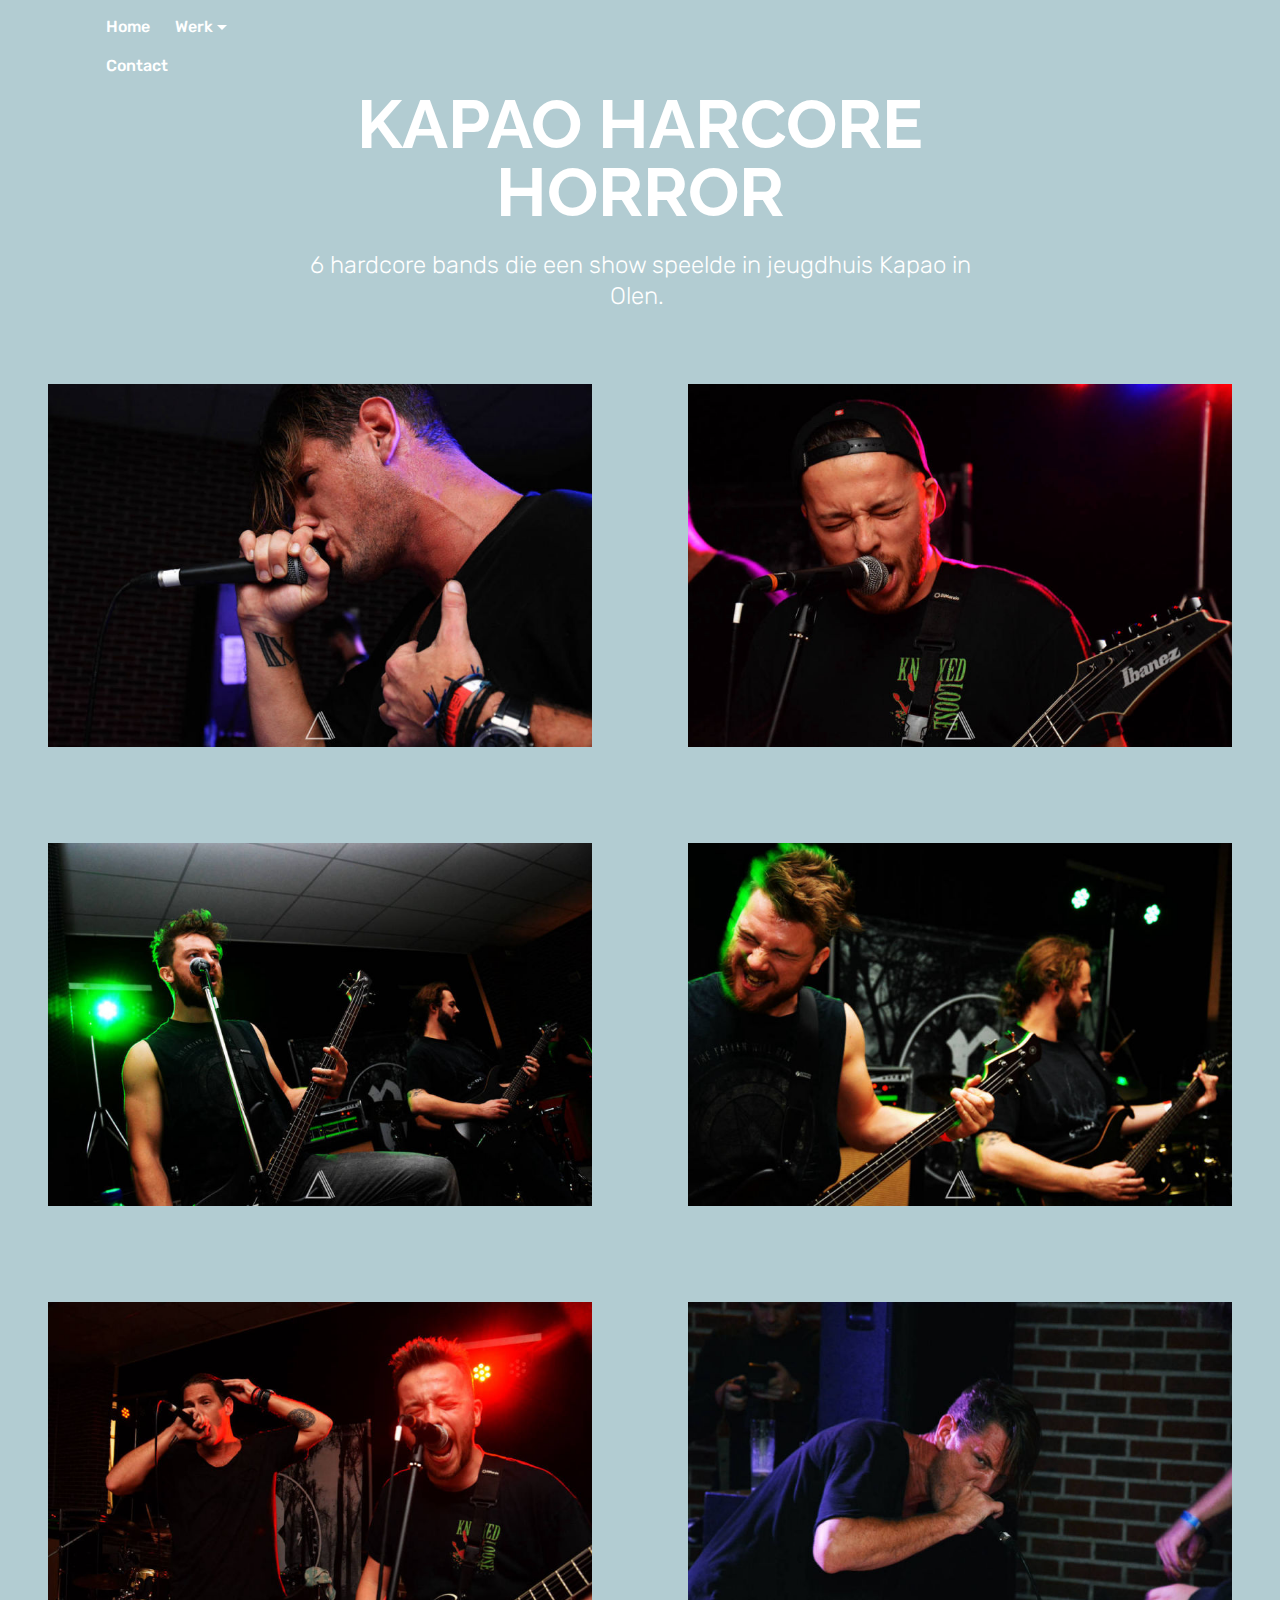
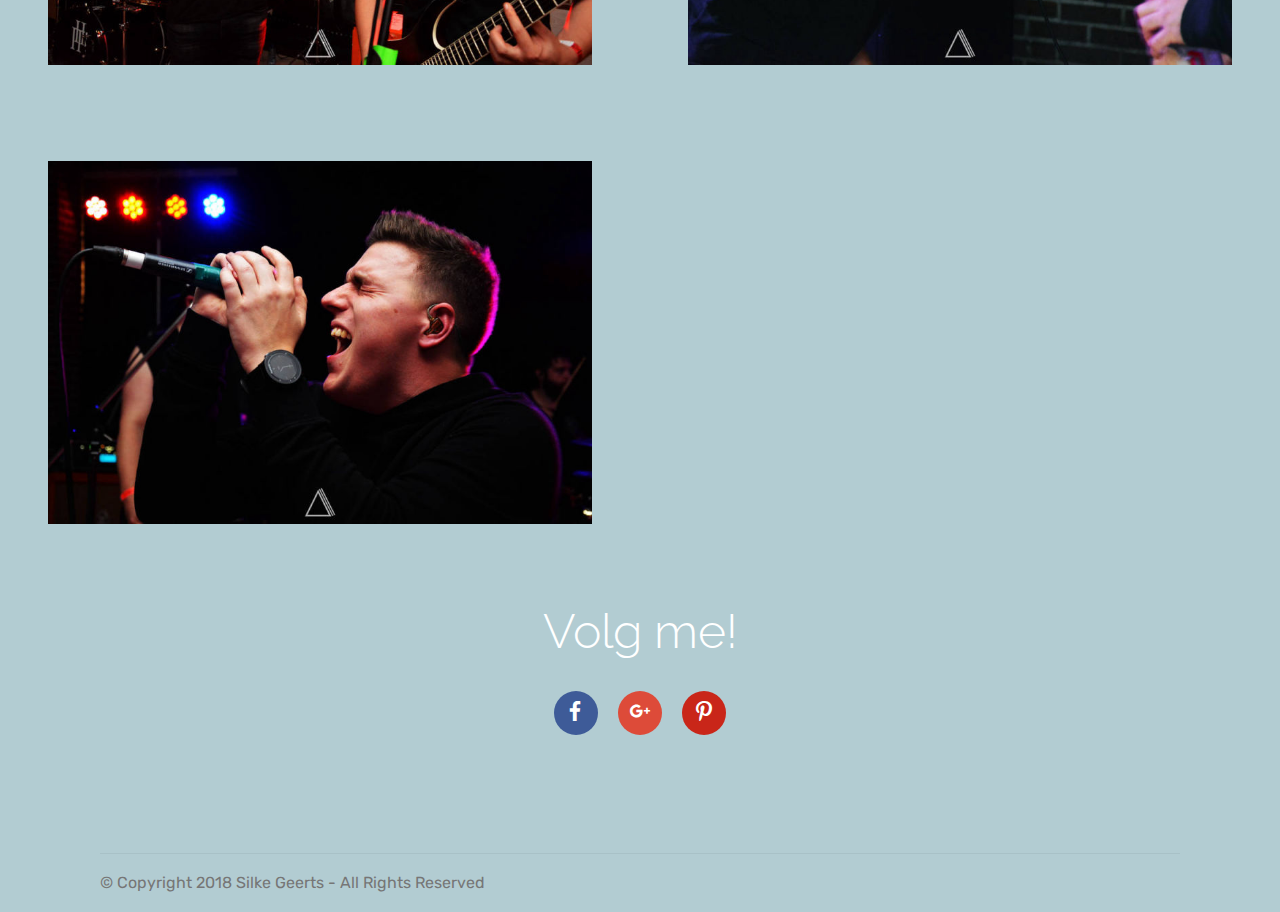
<file: kapaohardcorehorror.html>
<!DOCTYPE html>
<html >
<head>
  <!-- Site made with Mobirise Website Builder v4.8.3, https://mobirise.com -->
  <meta charset="UTF-8">
  <meta http-equiv="X-UA-Compatible" content="IE=edge">
  <meta name="generator" content="Mobirise v4.8.3, mobirise.com">
  <meta name="viewport" content="width=device-width, initial-scale=1, minimum-scale=1">
  <link rel="shortcut icon" href="assets/images/logo2.png" type="image/x-icon">
  <meta name="description" content="Web Page Builder Description">
  <title>Kapao Hardcore Horror</title>
  <link rel="stylesheet" href="assets/web/assets/mobirise-icons/mobirise-icons.css">
  <link rel="stylesheet" href="assets/tether/tether.min.css">
  <link rel="stylesheet" href="assets/bootstrap/css/bootstrap.min.css">
  <link rel="stylesheet" href="assets/bootstrap/css/bootstrap-grid.min.css">
  <link rel="stylesheet" href="assets/bootstrap/css/bootstrap-reboot.min.css">
  <link rel="stylesheet" href="assets/dropdown/css/style.css">
  <link rel="stylesheet" href="assets/socicon/css/styles.css">
  <link rel="stylesheet" href="assets/theme/css/style.css">
  <link rel="stylesheet" href="assets/gallery/style.css">
  <link rel="stylesheet" href="assets/mobirise/css/mbr-additional.css" type="text/css">
  
  
  
</head>
<body>
  <section class="menu cid-r5qubQFz4T" once="menu" id="menu1-25">

    

    <nav class="navbar navbar-expand beta-menu navbar-dropdown align-items-center navbar-fixed-top navbar-toggleable-sm">
        <button class="navbar-toggler navbar-toggler-right" type="button" data-toggle="collapse" data-target="#navbarSupportedContent" aria-controls="navbarSupportedContent" aria-expanded="false" aria-label="Toggle navigation">
            <div class="hamburger">
                <span></span>
                <span></span>
                <span></span>
                <span></span>
            </div>
        </button>
        <div class="menu-logo">
            <div class="navbar-brand">
                
                
            </div>
        </div>
        <div class="collapse navbar-collapse" id="navbarSupportedContent">
            <ul class="navbar-nav nav-dropdown nav-right navbar-nav-top-padding" data-app-modern-menu="true"><li class="nav-item"><a class="nav-link link text-white display-4" href="index.html">Home<br></a></li><li class="nav-item dropdown"><a class="nav-link link dropdown-toggle text-white display-4" href="werk.html" data-toggle="dropdown-submenu" aria-expanded="false">&nbsp;Werk<br></a><div class="dropdown-menu"><a class="dropdown-item text-white display-4" href="grafischontwerp.html">Grafisch Ontwerp<br></a><div class="dropdown"><a class="dropdown-item text-white dropdown-toggle display-4" href="page8.html" aria-expanded="false" data-toggle="dropdown-submenu">Fotografie</a><div class="dropdown-menu dropdown-submenu"><a class="dropdown-item text-white display-4" href="evenementfotografie.html" aria-expanded="false">Evenement fotografie</a><a class="dropdown-item text-white display-4" href="persoonlijkefotografie.html" aria-expanded="false">Eigen Project</a></div></div></div></li><li class="nav-item"><a class="nav-link link text-white display-4" href="contact.html">Contact &nbsp; &nbsp; &nbsp; &nbsp; &nbsp; &nbsp; &nbsp; &nbsp; &nbsp; &nbsp; &nbsp; &nbsp; &nbsp; &nbsp; &nbsp; &nbsp; &nbsp; &nbsp; &nbsp; &nbsp; &nbsp; &nbsp; &nbsp; &nbsp; &nbsp; &nbsp; &nbsp; &nbsp; &nbsp; &nbsp; &nbsp; &nbsp; &nbsp; &nbsp; &nbsp; &nbsp; &nbsp; &nbsp; &nbsp; &nbsp; &nbsp; &nbsp; &nbsp; &nbsp; &nbsp; &nbsp; &nbsp; &nbsp; &nbsp; &nbsp; &nbsp; &nbsp; &nbsp; &nbsp; &nbsp; &nbsp; &nbsp; &nbsp; &nbsp; &nbsp; &nbsp; &nbsp; &nbsp; &nbsp; &nbsp; &nbsp; &nbsp; &nbsp; &nbsp; &nbsp; &nbsp; &nbsp; &nbsp; &nbsp; &nbsp; &nbsp; &nbsp; &nbsp; &nbsp; &nbsp; &nbsp; &nbsp; &nbsp; &nbsp; &nbsp; &nbsp; &nbsp; &nbsp; &nbsp; &nbsp; &nbsp; &nbsp; &nbsp; &nbsp; &nbsp; &nbsp; &nbsp; &nbsp; &nbsp; &nbsp; &nbsp; &nbsp; &nbsp; &nbsp; &nbsp; &nbsp; &nbsp; &nbsp; &nbsp; &nbsp; &nbsp; &nbsp; &nbsp; &nbsp; &nbsp; &nbsp; &nbsp; &nbsp; &nbsp; &nbsp; &nbsp; &nbsp; &nbsp; &nbsp; &nbsp;<br></a></li></ul>
            
        </div>
    </nav>
</section>

<section class="engine"><a href="https://mobiri.se/j">website templates</a></section><section class="mbr-section content5 cid-ra4nIazCYW" id="content5-2a">

    

    

    <div class="container">
        <div class="media-container-row">
            <div class="title col-12 col-md-8">
                <h2 class="align-center mbr-bold mbr-white pb-3 mbr-fonts-style display-1">
                    KAPAO HARCORE HORROR</h2>
                <h3 class="mbr-section-subtitle align-center mbr-light mbr-white pb-3 mbr-fonts-style display-5">
                    6 hardcore bands die een show speelde in jeugdhuis Kapao in Olen.&nbsp;</h3>
                
                
            </div>
        </div>
    </div>
</section>

<section class="mbr-gallery mbr-slider-carousel cid-ra3vP2IEt0" id="gallery2-26">

    

    <div>
        <div><!-- Filter --><!-- Gallery --><div class="mbr-gallery-row"><div class="mbr-gallery-layout-default"><div><div><div class="mbr-gallery-item mbr-gallery-item--p6" data-video-url="false" data-tags="Geweldige"><div href="#lb-gallery2-26" data-slide-to="0" data-toggle="modal"><img src="assets/images/dsc-1-1000x668-800x534.jpg" alt="" title=""><span class="icon-focus"></span></div></div><div class="mbr-gallery-item mbr-gallery-item--p6" data-video-url="false" data-tags="Sympathieke"><div href="#lb-gallery2-26" data-slide-to="1" data-toggle="modal"><img src="assets/images/dsc-45-1000x668-800x534.jpg" alt="" title=""><span class="icon-focus"></span></div></div><div class="mbr-gallery-item mbr-gallery-item--p6" data-video-url="false" data-tags="Creatieve"><div href="#lb-gallery2-26" data-slide-to="2" data-toggle="modal"><img src="assets/images/dsc-64-1000x668-800x534.jpg" alt="" title=""><span class="icon-focus"></span></div></div><div class="mbr-gallery-item mbr-gallery-item--p6" data-video-url="false" data-tags="Geweldige"><div href="#lb-gallery2-26" data-slide-to="3" data-toggle="modal"><img src="assets/images/dsc-68-1000x668-800x534.jpg" alt="" title=""><span class="icon-focus"></span></div></div><div class="mbr-gallery-item mbr-gallery-item--p6" data-video-url="false" data-tags="Geweldige"><div href="#lb-gallery2-26" data-slide-to="4" data-toggle="modal"><img src="assets/images/dsc-169-1000x668-800x534.jpg" alt="" title=""><span class="icon-focus"></span></div></div><div class="mbr-gallery-item mbr-gallery-item--p6" data-video-url="false" data-tags="Sympathieke"><div href="#lb-gallery2-26" data-slide-to="5" data-toggle="modal"><img src="assets/images/dsc-211-1000x668-800x534.jpg" alt="" title=""><span class="icon-focus"></span></div></div><div class="mbr-gallery-item mbr-gallery-item--p6" data-video-url="false" data-tags="Bewegende"><div href="#lb-gallery2-26" data-slide-to="6" data-toggle="modal"><img src="assets/images/dsc-372-1000x668-800x534.jpg" alt="" title=""><span class="icon-focus"></span></div></div></div></div><div class="clearfix"></div></div></div><!-- Lightbox --><div data-app-prevent-settings="" class="mbr-slider modal fade carousel slide" tabindex="-1" data-keyboard="true" data-interval="false" id="lb-gallery2-26"><div class="modal-dialog"><div class="modal-content"><div class="modal-body"><div class="carousel-inner"><div class="carousel-item"><img src="assets/images/dsc-1-1000x668.jpg" alt="" title=""></div><div class="carousel-item"><img src="assets/images/dsc-45-1000x668.jpg" alt="" title=""></div><div class="carousel-item active"><img src="assets/images/dsc-64-1000x668.jpg" alt="" title=""></div><div class="carousel-item"><img src="assets/images/dsc-68-1000x668.jpg" alt="" title=""></div><div class="carousel-item"><img src="assets/images/dsc-169-1000x668.jpg" alt="" title=""></div><div class="carousel-item"><img src="assets/images/dsc-211-1000x668.jpg" alt="" title=""></div><div class="carousel-item"><img src="assets/images/dsc-372-1000x668.jpg" alt="" title=""></div></div><a class="carousel-control carousel-control-prev" role="button" data-slide="prev" href="#lb-gallery2-26"><span class="mbri-left mbr-iconfont" aria-hidden="true"></span><span class="sr-only">Previous</span></a><a class="carousel-control carousel-control-next" role="button" data-slide="next" href="#lb-gallery2-26"><span class="mbri-right mbr-iconfont" aria-hidden="true"></span><span class="sr-only">Next</span></a><a class="close" href="#" role="button" data-dismiss="modal"><span class="sr-only">Close</span></a></div></div></div></div></div>
    </div>

</section>

<section class="cid-ra4nBucJR9" id="social-buttons3-29">
    
    

    

    <div class="container">
        <div class="media-container-row">
            <div class="col-md-8 align-center">
                <h2 class="pb-3 mbr-section-title mbr-fonts-style display-2">
                    Volg me!</h2>
                <div>
                    <div class="mbr-social-likes">
                        <span class="btn btn-social socicon-bg-facebook facebook mx-2" title="Deel link op Facebook">
                            <i class="socicon socicon-facebook"></i>
                        </span>
                        
                        <span class="btn btn-social plusone socicon-bg-googleplus mx-2" title="Deel link op Google+">
                            <i class="socicon socicon-googleplus"></i>
                        </span>
                        
                        
                        <span class="btn btn-social pinterest socicon-bg-pinterest mx-2" title="Deel link op Pinterest">
                            <i class="socicon socicon-pinterest"></i>
                        </span>
                        
                    </div>
                </div>
            </div>
        </div>
    </div>
</section>

<section class="cid-ra4nB3rioY" id="footer5-28">

    

    

    <div class="container">
        <div class="media-container-row">
            <div class="col-md-3">
                <div class="media-wrap">
                    <a href="https://mobirise.com/">
                       <img src="assets/images/blank-1x1.png" alt="Mobirise" title="">
                    </a>
                </div>
            </div>
            <div class="col-md-9">
                <p class="mbr-text align-right links mbr-fonts-style display-7">&nbsp; &nbsp; &nbsp; &nbsp; &nbsp; &nbsp; &nbsp; &nbsp; &nbsp; &nbsp; &nbsp; &nbsp; &nbsp;&nbsp; &nbsp; &nbsp; &nbsp; &nbsp; &nbsp; &nbsp; &nbsp; &nbsp; &nbsp; &nbsp; &nbsp; &nbsp; &nbsp; &nbsp; &nbsp;&nbsp;</p>
            </div>
        </div>
        <div class="footer-lower">
            <div class="media-container-row">
                <div class="col-md-12">
                    <hr>
                </div>
            </div>
            <div class="media-container-row mbr-white">
                <div class="col-md-6 copyright">
                    <p class="mbr-text mbr-fonts-style display-7">
                        © Copyright 2018 Silke Geerts - All Rights Reserved
                    </p>
                </div>
                <div class="col-md-6">
                    
                </div>
            </div>
        </div>
    </div>
</section>


  <script src="assets/web/assets/jquery/jquery.min.js"></script>
  <script src="assets/popper/popper.min.js"></script>
  <script src="assets/tether/tether.min.js"></script>
  <script src="assets/bootstrap/js/bootstrap.min.js"></script>
  <script src="assets/smoothscroll/smooth-scroll.js"></script>
  <script src="assets/dropdown/js/script.min.js"></script>
  <script src="assets/touchswipe/jquery.touch-swipe.min.js"></script>
  <script src="assets/masonry/masonry.pkgd.min.js"></script>
  <script src="assets/imagesloaded/imagesloaded.pkgd.min.js"></script>
  <script src="assets/sociallikes/social-likes.js"></script>
  <script src="assets/vimeoplayer/jquery.mb.vimeo_player.js"></script>
  <script src="assets/bootstrapcarouselswipe/bootstrap-carousel-swipe.js"></script>
  <script src="assets/theme/js/script.js"></script>
  <script src="assets/slidervideo/script.js"></script>
  <script src="assets/gallery/player.min.js"></script>
  <script src="assets/gallery/script.js"></script>
  
  
</body>
</html>
</file>
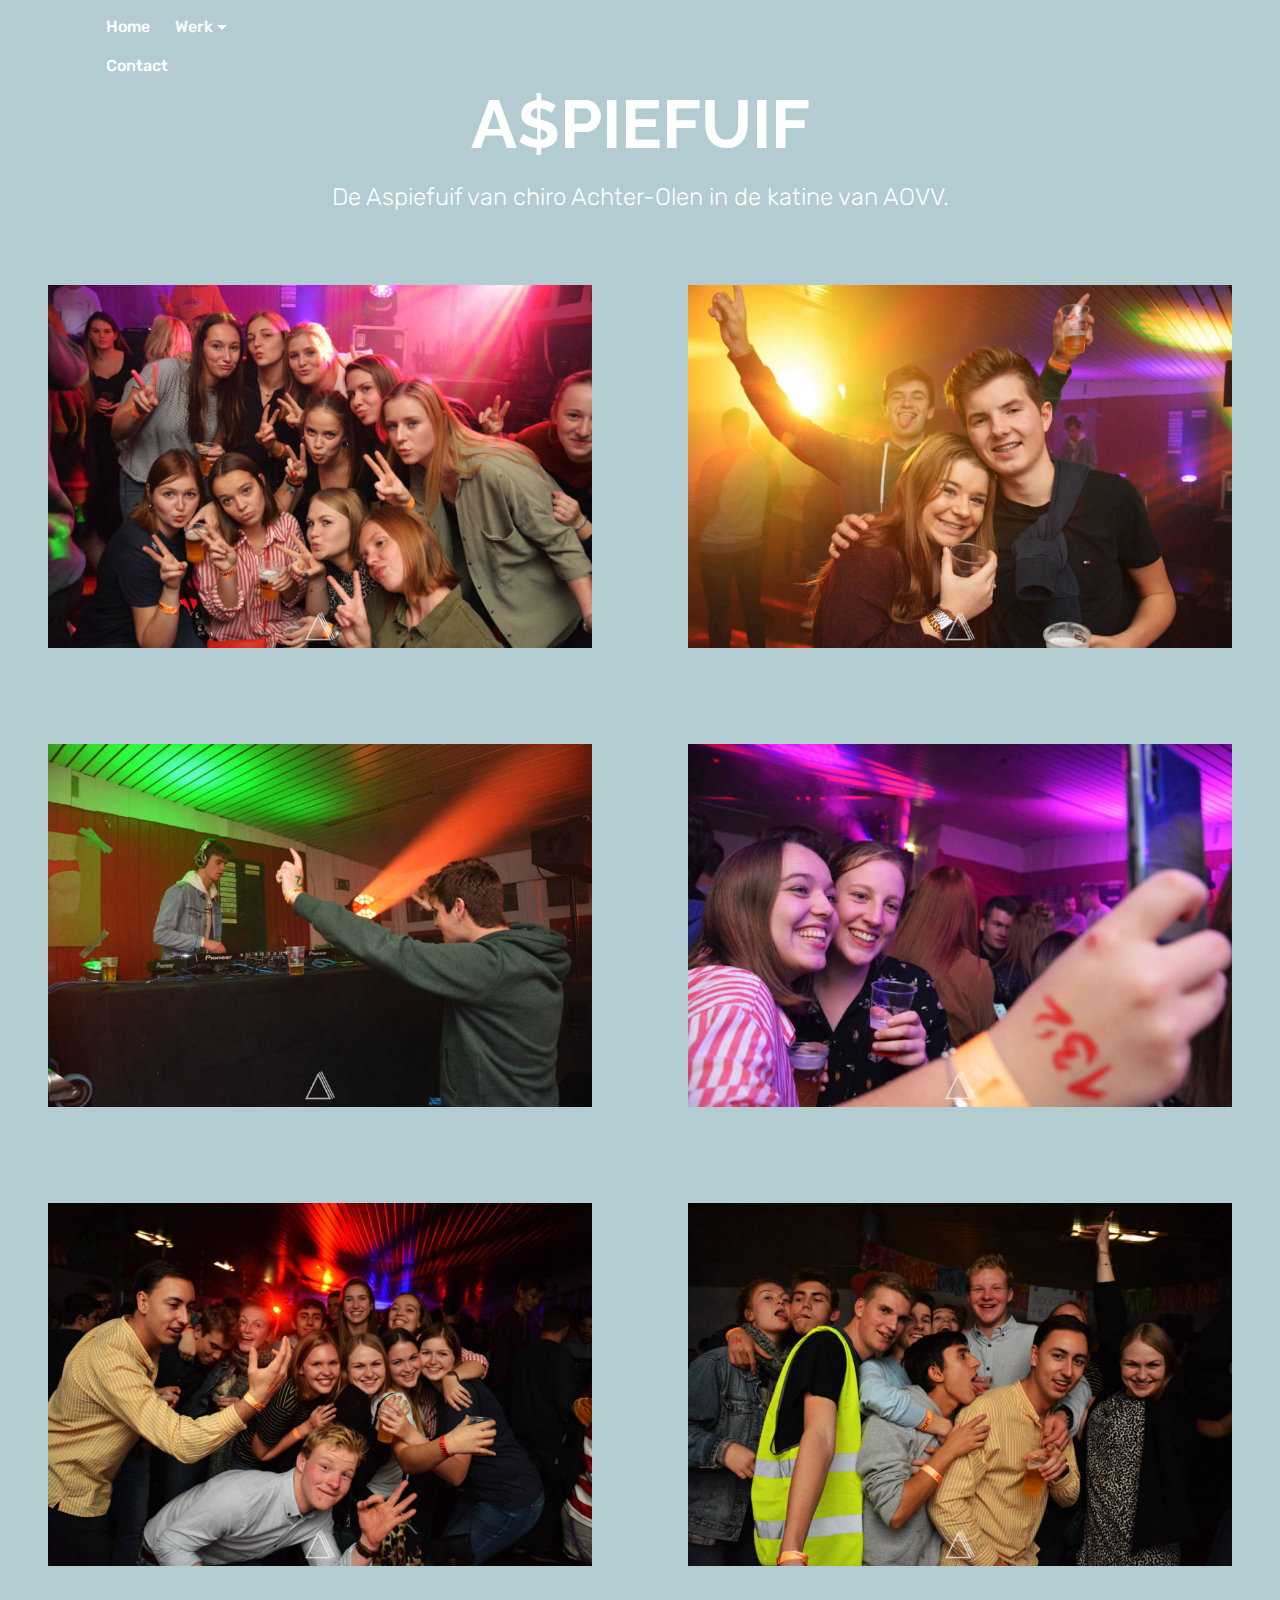
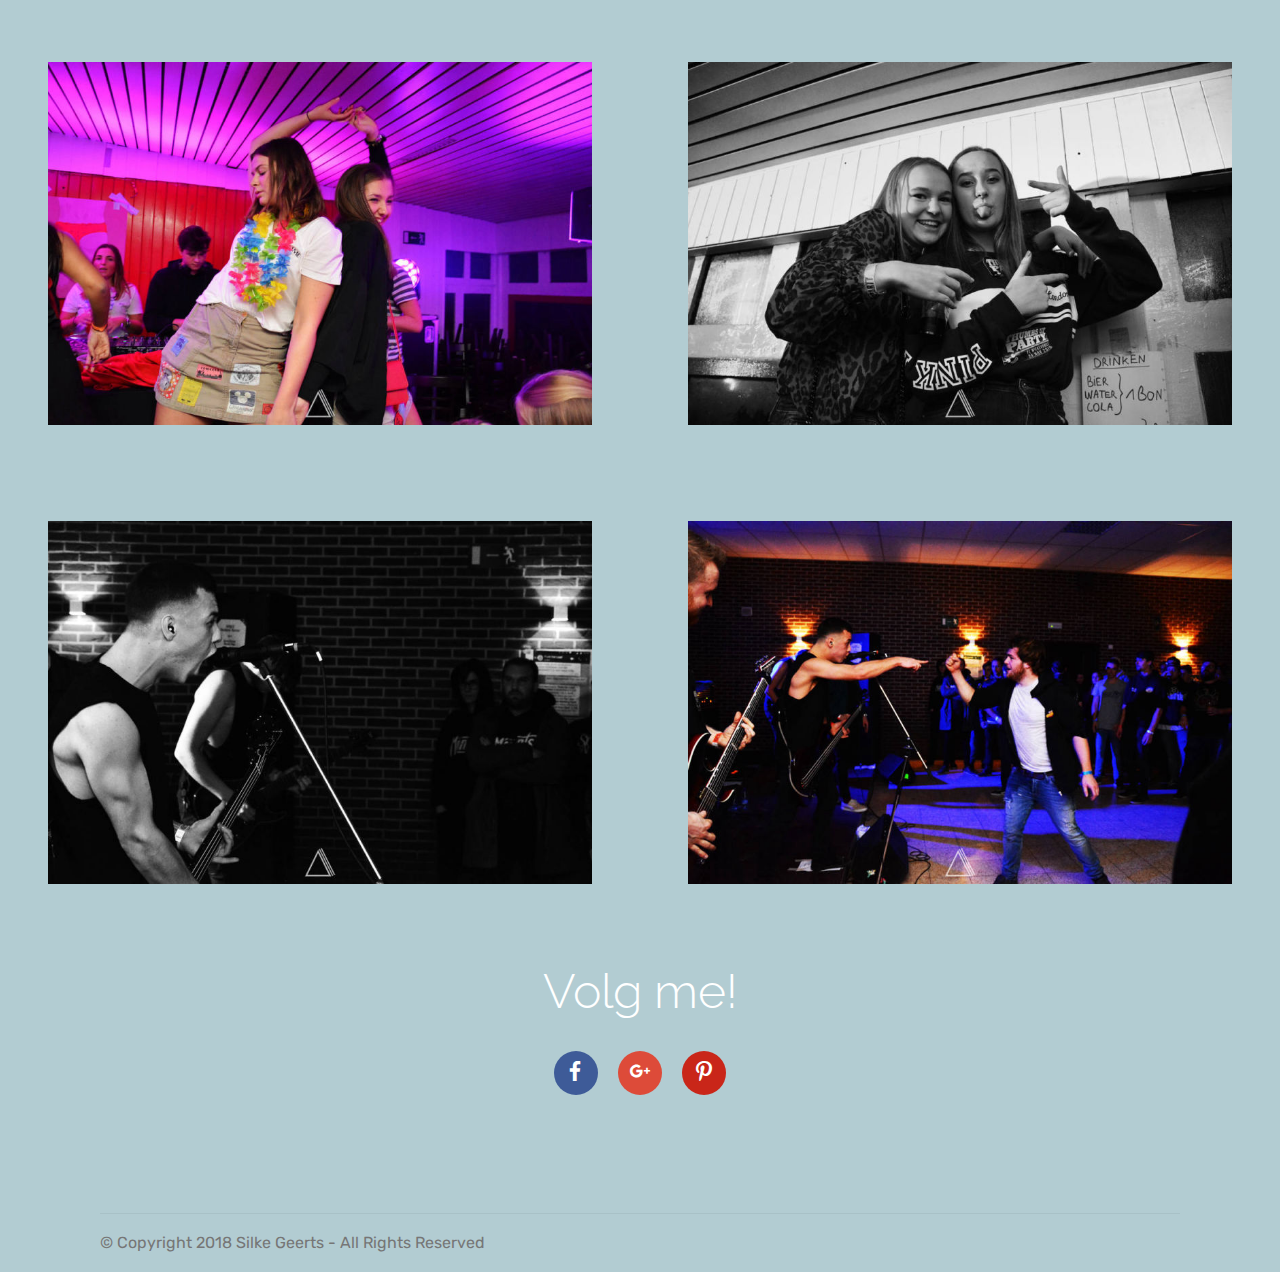
<file: page10.html>
<!DOCTYPE html>
<html >
<head>
  <!-- Site made with Mobirise Website Builder v4.8.3, https://mobirise.com -->
  <meta charset="UTF-8">
  <meta http-equiv="X-UA-Compatible" content="IE=edge">
  <meta name="generator" content="Mobirise v4.8.3, mobirise.com">
  <meta name="viewport" content="width=device-width, initial-scale=1, minimum-scale=1">
  <link rel="shortcut icon" href="assets/images/logo2.png" type="image/x-icon">
  <meta name="description" content="Web Page Builder Description">
  <title>a$$piefuif</title>
  <link rel="stylesheet" href="assets/web/assets/mobirise-icons/mobirise-icons.css">
  <link rel="stylesheet" href="assets/tether/tether.min.css">
  <link rel="stylesheet" href="assets/bootstrap/css/bootstrap.min.css">
  <link rel="stylesheet" href="assets/bootstrap/css/bootstrap-grid.min.css">
  <link rel="stylesheet" href="assets/bootstrap/css/bootstrap-reboot.min.css">
  <link rel="stylesheet" href="assets/dropdown/css/style.css">
  <link rel="stylesheet" href="assets/socicon/css/styles.css">
  <link rel="stylesheet" href="assets/theme/css/style.css">
  <link rel="stylesheet" href="assets/gallery/style.css">
  <link rel="stylesheet" href="assets/mobirise/css/mbr-additional.css" type="text/css">
  
  
  
</head>
<body>
  <section class="menu cid-rajZ3gvdfe" once="menu" id="menu1-2e">

    

    <nav class="navbar navbar-expand beta-menu navbar-dropdown align-items-center navbar-fixed-top navbar-toggleable-sm">
        <button class="navbar-toggler navbar-toggler-right" type="button" data-toggle="collapse" data-target="#navbarSupportedContent" aria-controls="navbarSupportedContent" aria-expanded="false" aria-label="Toggle navigation">
            <div class="hamburger">
                <span></span>
                <span></span>
                <span></span>
                <span></span>
            </div>
        </button>
        <div class="menu-logo">
            <div class="navbar-brand">
                
                
            </div>
        </div>
        <div class="collapse navbar-collapse" id="navbarSupportedContent">
            <ul class="navbar-nav nav-dropdown nav-right navbar-nav-top-padding" data-app-modern-menu="true"><li class="nav-item"><a class="nav-link link text-white display-4" href="index.html">Home<br></a></li><li class="nav-item dropdown"><a class="nav-link link dropdown-toggle text-white display-4" href="werk.html" data-toggle="dropdown-submenu" aria-expanded="false">&nbsp;Werk<br></a><div class="dropdown-menu"><a class="dropdown-item text-white display-4" href="grafischontwerp.html">Grafisch Ontwerp<br></a><div class="dropdown"><a class="dropdown-item text-white dropdown-toggle display-4" href="page8.html" aria-expanded="false" data-toggle="dropdown-submenu">Fotografie</a><div class="dropdown-menu dropdown-submenu"><a class="dropdown-item text-white display-4" href="evenementfotografie.html" aria-expanded="false">Evenement fotografie</a><a class="dropdown-item text-white display-4" href="persoonlijkefotografie.html" aria-expanded="false">Eigen Project</a></div></div></div></li><li class="nav-item"><a class="nav-link link text-white display-4" href="contact.html">Contact &nbsp; &nbsp; &nbsp; &nbsp; &nbsp; &nbsp; &nbsp; &nbsp; &nbsp; &nbsp; &nbsp; &nbsp; &nbsp; &nbsp; &nbsp; &nbsp; &nbsp; &nbsp; &nbsp; &nbsp; &nbsp; &nbsp; &nbsp; &nbsp; &nbsp; &nbsp; &nbsp; &nbsp; &nbsp; &nbsp; &nbsp; &nbsp; &nbsp; &nbsp; &nbsp; &nbsp; &nbsp; &nbsp; &nbsp; &nbsp; &nbsp; &nbsp; &nbsp; &nbsp; &nbsp; &nbsp; &nbsp; &nbsp; &nbsp; &nbsp; &nbsp; &nbsp; &nbsp; &nbsp; &nbsp; &nbsp; &nbsp; &nbsp; &nbsp; &nbsp; &nbsp; &nbsp; &nbsp; &nbsp; &nbsp; &nbsp; &nbsp; &nbsp; &nbsp; &nbsp; &nbsp; &nbsp; &nbsp; &nbsp; &nbsp; &nbsp; &nbsp; &nbsp; &nbsp; &nbsp; &nbsp; &nbsp; &nbsp; &nbsp; &nbsp; &nbsp; &nbsp; &nbsp; &nbsp; &nbsp; &nbsp; &nbsp; &nbsp; &nbsp; &nbsp; &nbsp; &nbsp; &nbsp; &nbsp; &nbsp; &nbsp; &nbsp; &nbsp; &nbsp; &nbsp; &nbsp; &nbsp; &nbsp; &nbsp; &nbsp; &nbsp; &nbsp; &nbsp; &nbsp; &nbsp; &nbsp; &nbsp; &nbsp; &nbsp; &nbsp; &nbsp; &nbsp; &nbsp; &nbsp; &nbsp;<br></a></li></ul>
            
        </div>
    </nav>
</section>

<section class="engine"><a href="https://mobiri.se/q">responsive web templates</a></section><section class="mbr-section content5 cid-rajZ3gP61N" id="content5-2f">

    

    

    <div class="container">
        <div class="media-container-row">
            <div class="title col-12 col-md-8">
                <h2 class="align-center mbr-bold mbr-white pb-3 mbr-fonts-style display-1">
                    A$PIEFUIF</h2>
                <h3 class="mbr-section-subtitle align-center mbr-light mbr-white pb-3 mbr-fonts-style display-5">
                    De Aspiefuif van chiro Achter-Olen in de katine van AOVV.</h3>
                
                
            </div>
        </div>
    </div>
</section>

<section class="mbr-gallery mbr-slider-carousel cid-rajZ3haOP3" id="gallery2-2g">

    

    <div>
        <div><!-- Filter --><!-- Gallery --><div class="mbr-gallery-row"><div class="mbr-gallery-layout-default"><div><div><div class="mbr-gallery-item mbr-gallery-item--p6" data-video-url="false" data-tags="Geweldige"><div href="#lb-gallery2-2g" data-slide-to="0" data-toggle="modal"><img src="assets/images/dsc-3-1000x668-800x534.jpg" alt="" title=""><span class="icon-focus"></span></div></div><div class="mbr-gallery-item mbr-gallery-item--p6" data-video-url="false" data-tags="Sympathieke"><div href="#lb-gallery2-2g" data-slide-to="1" data-toggle="modal"><img src="assets/images/dsc-48-1000x668-800x534.jpg" alt="" title=""><span class="icon-focus"></span></div></div><div class="mbr-gallery-item mbr-gallery-item--p6" data-video-url="false" data-tags="Creatieve"><div href="#lb-gallery2-2g" data-slide-to="2" data-toggle="modal"><img src="assets/images/dsc-52-1000x668-800x534.jpg" alt="" title=""><span class="icon-focus"></span></div></div><div class="mbr-gallery-item mbr-gallery-item--p6" data-video-url="false" data-tags="Geweldige"><div href="#lb-gallery2-2g" data-slide-to="3" data-toggle="modal"><img src="assets/images/dsc-138-1000x668-800x534.jpg" alt="" title=""><span class="icon-focus"></span></div></div><div class="mbr-gallery-item mbr-gallery-item--p6" data-video-url="false" data-tags="Geweldige"><div href="#lb-gallery2-2g" data-slide-to="4" data-toggle="modal"><img src="assets/images/dsc-302-1000x668-800x534.jpg" alt="" title=""><span class="icon-focus"></span></div></div><div class="mbr-gallery-item mbr-gallery-item--p6" data-video-url="false" data-tags="Sympathieke"><div href="#lb-gallery2-2g" data-slide-to="5" data-toggle="modal"><img src="assets/images/dsc-313-1000x668-800x534.jpg" alt="" title=""><span class="icon-focus"></span></div></div><div class="mbr-gallery-item mbr-gallery-item--p6" data-video-url="false" data-tags="Bewegende"><div href="#lb-gallery2-2g" data-slide-to="6" data-toggle="modal"><img src="assets/images/dsc-380-1000x668-800x534.jpg" alt="" title=""><span class="icon-focus"></span></div></div><div class="mbr-gallery-item mbr-gallery-item--p6" data-video-url="false" data-tags="Bewegende"><div href="#lb-gallery2-2g" data-slide-to="7" data-toggle="modal"><img src="assets/images/dsc-412-1000x668-800x534.jpg" alt="" title=""><span class="icon-focus"></span></div></div><div class="mbr-gallery-item mbr-gallery-item--p6" data-video-url="false" data-tags="Bewegende"><div href="#lb-gallery2-2g" data-slide-to="8" data-toggle="modal"><img src="assets/images/dsc-928-1000x668-800x534.jpg" alt="" title=""><span class="icon-focus"></span></div></div><div class="mbr-gallery-item mbr-gallery-item--p6" data-video-url="false" data-tags="Bewegende"><div href="#lb-gallery2-2g" data-slide-to="9" data-toggle="modal"><img src="assets/images/dsc-932-1000x668-800x534.jpg" alt="" title=""><span class="icon-focus"></span></div></div></div></div><div class="clearfix"></div></div></div><!-- Lightbox --><div data-app-prevent-settings="" class="mbr-slider modal fade carousel slide" tabindex="-1" data-keyboard="true" data-interval="false" id="lb-gallery2-2g"><div class="modal-dialog"><div class="modal-content"><div class="modal-body"><div class="carousel-inner"><div class="carousel-item"><img src="assets/images/dsc-3-1000x668.jpg" alt="" title=""></div><div class="carousel-item"><img src="assets/images/dsc-48-1000x668.jpg" alt="" title=""></div><div class="carousel-item"><img src="assets/images/dsc-52-1000x668.jpg" alt="" title=""></div><div class="carousel-item"><img src="assets/images/dsc-138-1000x668.jpg" alt="" title=""></div><div class="carousel-item"><img src="assets/images/dsc-302-1000x668.jpg" alt="" title=""></div><div class="carousel-item"><img src="assets/images/dsc-313-1000x668.jpg" alt="" title=""></div><div class="carousel-item active"><img src="assets/images/dsc-380-1000x668.jpg" alt="" title=""></div><div class="carousel-item active"><img src="assets/images/dsc-412-1000x668.jpg" alt="" title=""></div><div class="carousel-item active"><img src="assets/images/dsc-928-1000x668.jpg" alt="" title=""></div><div class="carousel-item active"><img src="assets/images/dsc-932-1000x668.jpg" alt="" title=""></div></div><a class="carousel-control carousel-control-prev" role="button" data-slide="prev" href="#lb-gallery2-2g"><span class="mbri-left mbr-iconfont" aria-hidden="true"></span><span class="sr-only">Previous</span></a><a class="carousel-control carousel-control-next" role="button" data-slide="next" href="#lb-gallery2-2g"><span class="mbri-right mbr-iconfont" aria-hidden="true"></span><span class="sr-only">Next</span></a><a class="close" href="#" role="button" data-dismiss="modal"><span class="sr-only">Close</span></a></div></div></div></div></div>
    </div>

</section>

<section class="cid-rajZ3hZm3N" id="social-buttons3-2h">
    
    

    

    <div class="container">
        <div class="media-container-row">
            <div class="col-md-8 align-center">
                <h2 class="pb-3 mbr-section-title mbr-fonts-style display-2">
                    Volg me!</h2>
                <div>
                    <div class="mbr-social-likes">
                        <span class="btn btn-social socicon-bg-facebook facebook mx-2" title="Deel link op Facebook">
                            <i class="socicon socicon-facebook"></i>
                        </span>
                        
                        <span class="btn btn-social plusone socicon-bg-googleplus mx-2" title="Deel link op Google+">
                            <i class="socicon socicon-googleplus"></i>
                        </span>
                        
                        
                        <span class="btn btn-social pinterest socicon-bg-pinterest mx-2" title="Deel link op Pinterest">
                            <i class="socicon socicon-pinterest"></i>
                        </span>
                        
                    </div>
                </div>
            </div>
        </div>
    </div>
</section>

<section class="cid-rajZ3iptTD" id="footer5-2i">

    

    

    <div class="container">
        <div class="media-container-row">
            <div class="col-md-3">
                <div class="media-wrap">
                    <a href="https://mobirise.com/">
                       <img src="assets/images/blank-1x1.png" alt="Mobirise" title="">
                    </a>
                </div>
            </div>
            <div class="col-md-9">
                <p class="mbr-text align-right links mbr-fonts-style display-7">&nbsp; &nbsp; &nbsp; &nbsp; &nbsp; &nbsp; &nbsp; &nbsp; &nbsp; &nbsp; &nbsp; &nbsp; &nbsp;&nbsp; &nbsp; &nbsp; &nbsp; &nbsp; &nbsp; &nbsp; &nbsp; &nbsp; &nbsp; &nbsp; &nbsp; &nbsp; &nbsp; &nbsp; &nbsp;&nbsp;</p>
            </div>
        </div>
        <div class="footer-lower">
            <div class="media-container-row">
                <div class="col-md-12">
                    <hr>
                </div>
            </div>
            <div class="media-container-row mbr-white">
                <div class="col-md-6 copyright">
                    <p class="mbr-text mbr-fonts-style display-7">
                        © Copyright 2018 Silke Geerts - All Rights Reserved
                    </p>
                </div>
                <div class="col-md-6">
                    
                </div>
            </div>
        </div>
    </div>
</section>


  <script src="assets/web/assets/jquery/jquery.min.js"></script>
  <script src="assets/popper/popper.min.js"></script>
  <script src="assets/tether/tether.min.js"></script>
  <script src="assets/bootstrap/js/bootstrap.min.js"></script>
  <script src="assets/smoothscroll/smooth-scroll.js"></script>
  <script src="assets/dropdown/js/script.min.js"></script>
  <script src="assets/touchswipe/jquery.touch-swipe.min.js"></script>
  <script src="assets/masonry/masonry.pkgd.min.js"></script>
  <script src="assets/imagesloaded/imagesloaded.pkgd.min.js"></script>
  <script src="assets/sociallikes/social-likes.js"></script>
  <script src="assets/vimeoplayer/jquery.mb.vimeo_player.js"></script>
  <script src="assets/bootstrapcarouselswipe/bootstrap-carousel-swipe.js"></script>
  <script src="assets/theme/js/script.js"></script>
  <script src="assets/slidervideo/script.js"></script>
  <script src="assets/gallery/player.min.js"></script>
  <script src="assets/gallery/script.js"></script>
  
  
</body>
</html>
</file>
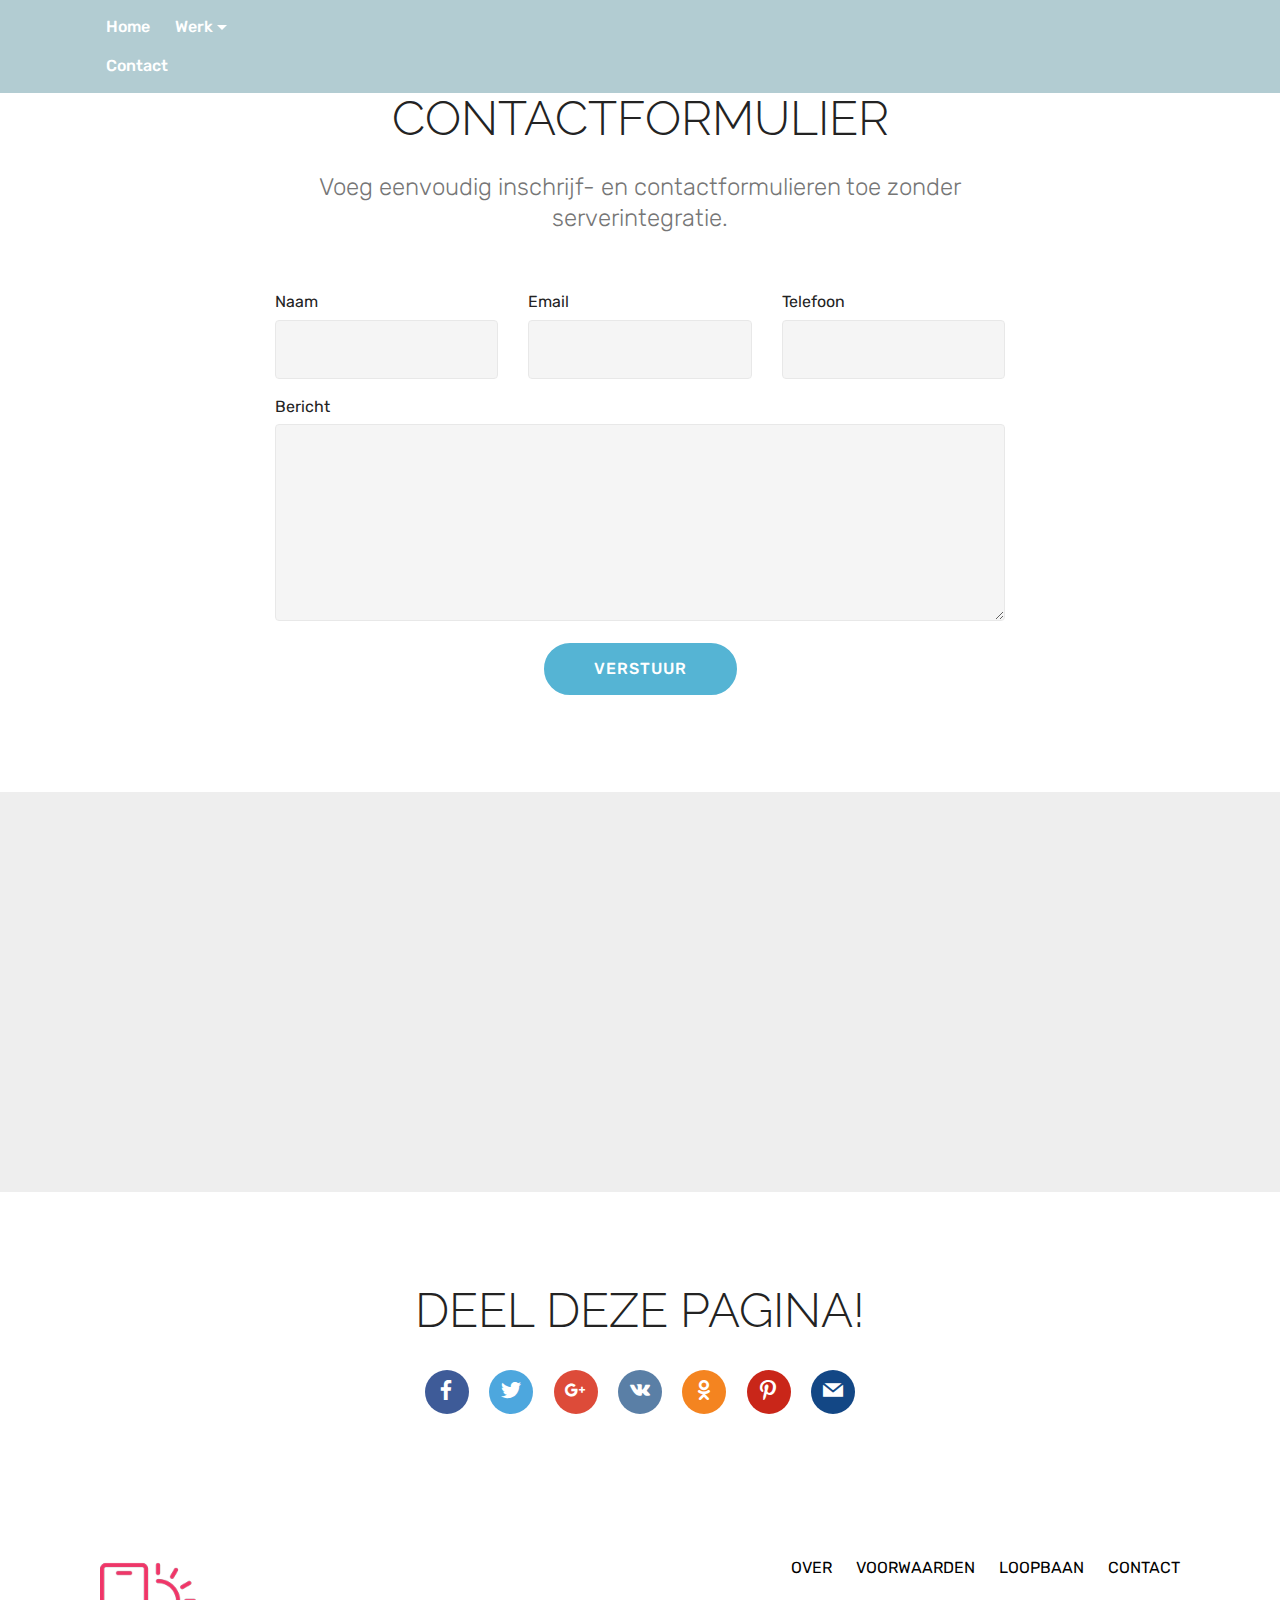
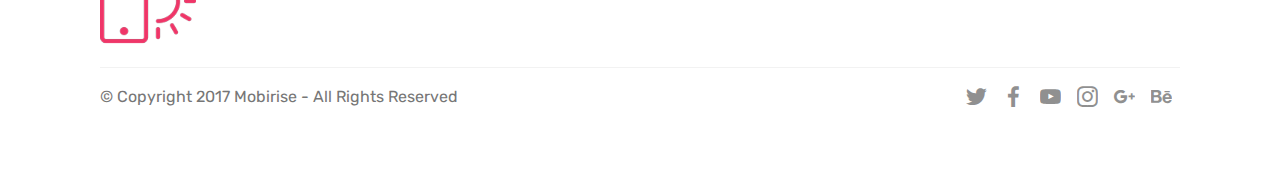
<file: page2.html>
<!DOCTYPE html>
<html >
<head>
  <!-- Site made with Mobirise Website Builder v4.8.3, https://mobirise.com -->
  <meta charset="UTF-8">
  <meta http-equiv="X-UA-Compatible" content="IE=edge">
  <meta name="generator" content="Mobirise v4.8.3, mobirise.com">
  <meta name="viewport" content="width=device-width, initial-scale=1, minimum-scale=1">
  <link rel="shortcut icon" href="assets/images/logo2.png" type="image/x-icon">
  <meta name="description" content="Web Creator Description">
  <title>Page 2/ template 2</title>
  <link rel="stylesheet" href="assets/web/assets/mobirise-icons/mobirise-icons.css">
  <link rel="stylesheet" href="assets/tether/tether.min.css">
  <link rel="stylesheet" href="assets/bootstrap/css/bootstrap.min.css">
  <link rel="stylesheet" href="assets/bootstrap/css/bootstrap-grid.min.css">
  <link rel="stylesheet" href="assets/bootstrap/css/bootstrap-reboot.min.css">
  <link rel="stylesheet" href="assets/dropdown/css/style.css">
  <link rel="stylesheet" href="assets/socicon/css/styles.css">
  <link rel="stylesheet" href="assets/theme/css/style.css">
  <link rel="stylesheet" href="assets/mobirise/css/mbr-additional.css" type="text/css">
  
  
  
</head>
<body>
  <section class="menu cid-r5qrGEyXeJ" once="menu" id="menu1-e">

    

    <nav class="navbar navbar-expand beta-menu navbar-dropdown align-items-center navbar-fixed-top navbar-toggleable-sm">
        <button class="navbar-toggler navbar-toggler-right" type="button" data-toggle="collapse" data-target="#navbarSupportedContent" aria-controls="navbarSupportedContent" aria-expanded="false" aria-label="Toggle navigation">
            <div class="hamburger">
                <span></span>
                <span></span>
                <span></span>
                <span></span>
            </div>
        </button>
        <div class="menu-logo">
            <div class="navbar-brand">
                
                
            </div>
        </div>
        <div class="collapse navbar-collapse" id="navbarSupportedContent">
            <ul class="navbar-nav nav-dropdown nav-right navbar-nav-top-padding" data-app-modern-menu="true"><li class="nav-item"><a class="nav-link link text-white display-4" href="index.html">Home<br></a></li><li class="nav-item dropdown"><a class="nav-link link dropdown-toggle text-white display-4" href="werk.html" data-toggle="dropdown-submenu" aria-expanded="false">&nbsp;Werk<br></a><div class="dropdown-menu"><a class="dropdown-item text-white display-4" href="grafischontwerp.html">Grafisch Ontwerp<br></a><div class="dropdown"><a class="dropdown-item text-white dropdown-toggle display-4" href="page8.html" aria-expanded="false" data-toggle="dropdown-submenu">Fotografie</a><div class="dropdown-menu dropdown-submenu"><a class="dropdown-item text-white display-4" href="evenementfotografie.html" aria-expanded="false">Evenement fotografie</a><a class="dropdown-item text-white display-4" href="persoonlijkefotografie.html" aria-expanded="false">Eigen Project</a></div></div></div></li><li class="nav-item"><a class="nav-link link text-white display-4" href="contact.html">Contact &nbsp; &nbsp; &nbsp; &nbsp; &nbsp; &nbsp; &nbsp; &nbsp; &nbsp; &nbsp; &nbsp; &nbsp; &nbsp; &nbsp; &nbsp; &nbsp; &nbsp; &nbsp; &nbsp; &nbsp; &nbsp; &nbsp; &nbsp; &nbsp; &nbsp; &nbsp; &nbsp; &nbsp; &nbsp; &nbsp; &nbsp; &nbsp; &nbsp; &nbsp; &nbsp; &nbsp; &nbsp; &nbsp; &nbsp; &nbsp; &nbsp; &nbsp; &nbsp; &nbsp; &nbsp; &nbsp; &nbsp; &nbsp; &nbsp; &nbsp; &nbsp; &nbsp; &nbsp; &nbsp; &nbsp; &nbsp; &nbsp; &nbsp; &nbsp; &nbsp; &nbsp; &nbsp; &nbsp; &nbsp; &nbsp; &nbsp; &nbsp; &nbsp; &nbsp; &nbsp; &nbsp; &nbsp; &nbsp; &nbsp; &nbsp; &nbsp; &nbsp; &nbsp; &nbsp; &nbsp; &nbsp; &nbsp; &nbsp; &nbsp; &nbsp; &nbsp; &nbsp; &nbsp; &nbsp; &nbsp; &nbsp; &nbsp; &nbsp; &nbsp; &nbsp; &nbsp; &nbsp; &nbsp; &nbsp; &nbsp; &nbsp; &nbsp; &nbsp; &nbsp; &nbsp; &nbsp; &nbsp; &nbsp; &nbsp; &nbsp; &nbsp; &nbsp; &nbsp; &nbsp; &nbsp; &nbsp; &nbsp; &nbsp; &nbsp; &nbsp; &nbsp; &nbsp; &nbsp; &nbsp; &nbsp;<br></a></li></ul>
            
        </div>
    </nav>
</section>

<section class="engine"><a href="https://mobiri.se/s">free bootstrap theme</a></section><section class="mbr-section form1 cid-r5qrT3YbS9" id="form1-f">

    

    
    <div class="container">
        <div class="row justify-content-center">
            <div class="title col-12 col-lg-8">
                <h2 class="mbr-section-title align-center pb-3 mbr-fonts-style display-2">
                    CONTACTFORMULIER
                </h2>
                <h3 class="mbr-section-subtitle align-center mbr-light pb-3 mbr-fonts-style display-5">
                    Voeg eenvoudig inschrijf- en contactformulieren toe zonder serverintegratie.
                </h3>
            </div>
        </div>
    </div>
    <div class="container">
        <div class="row justify-content-center">
            <div class="media-container-column col-lg-8" data-form-type="formoid">
                    <div data-form-alert="" hidden="">
                        Bedankt om het formulier in te vullen!
                    </div>
            
                    <form class="mbr-form" action="https://mobirise.com/" method="post" data-form-title="Mobirise Form"><input type="hidden" name="email" data-form-email="true" value="3NGxMWSaTJLseegcYGjSetYl+Q+SLLcDrOWOtAb2sOZNCgzHLcFYLySZtyfAEVVsqXUyLzO1yW6j51pDOCkv07vM6eQhyHQtQxEnmteWjjLoJrDPvkhCYihJO28VA3FI">
                        <div class="row row-sm-offset">
                            <div class="col-md-4 multi-horizontal" data-for="name">
                                <div class="form-group">
                                    <label class="form-control-label mbr-fonts-style display-7" for="name-form1-f">Naam</label>
                                    <input type="text" class="form-control" name="name" data-form-field="Name" required="" id="name-form1-f">
                                </div>
                            </div>
                            <div class="col-md-4 multi-horizontal" data-for="email">
                                <div class="form-group">
                                    <label class="form-control-label mbr-fonts-style display-7" for="email-form1-f">Email</label>
                                    <input type="email" class="form-control" name="email" data-form-field="Email" required="" id="email-form1-f">
                                </div>
                            </div>
                            <div class="col-md-4 multi-horizontal" data-for="phone">
                                <div class="form-group">
                                    <label class="form-control-label mbr-fonts-style display-7" for="phone-form1-f">Telefoon</label>
                                    <input type="tel" class="form-control" name="phone" data-form-field="Phone" id="phone-form1-f">
                                </div>
                            </div>
                        </div>
                        <div class="form-group" data-for="message">
                            <label class="form-control-label mbr-fonts-style display-7" for="message-form1-f">Bericht</label>
                            <textarea type="text" class="form-control" name="message" rows="7" data-form-field="Message" id="message-form1-f"></textarea>
                        </div>
            
                        <span class="input-group-btn">
                            <button href="" type="submit" class="btn btn-primary btn-form display-4">VERSTUUR</button>
                        </span>
                    </form>
            </div>
        </div>
    </div>
</section>

<section class="map1 cid-r5qrTyZSXY" id="map1-g">

     

    <div class="google-map"><iframe frameborder="0" style="border:0" src="https://www.google.com/maps/embed/v1/place?key=AIzaSyA0Dx_boXQiwvdz8sJHoYeZNVTdoWONYkU&amp;q=place_id:ChIJn6wOs6lZwokRLKy1iqRcoKw" allowfullscreen=""></iframe></div>
</section>

<section class="cid-r5qrVmRkHE" id="social-buttons3-h">
    
    

    

    <div class="container">
        <div class="media-container-row">
            <div class="col-md-8 align-center">
                <h2 class="pb-3 mbr-section-title mbr-fonts-style display-2">
                    DEEL DEZE PAGINA!
                </h2>
                <div>
                    <div class="mbr-social-likes">
                        <span class="btn btn-social socicon-bg-facebook facebook mx-2" title="Deel link op Facebook">
                            <i class="socicon socicon-facebook"></i>
                        </span>
                        <span class="btn btn-social twitter socicon-bg-twitter mx-2" title="Deel link op Twitter">
                            <i class="socicon socicon-twitter"></i>
                        </span>
                        <span class="btn btn-social plusone socicon-bg-googleplus mx-2" title="Deel link op Google+">
                            <i class="socicon socicon-googleplus"></i>
                        </span>
                        <span class="btn btn-social vkontakte socicon-bg-vkontakte mx-2" title="Deel link op VKontakte">
                            <i class="socicon socicon-vkontakte"></i>
                        </span>
                        <span class="btn btn-social odnoklassniki socicon-bg-odnoklassniki mx-2" title="Deel link opOdnoklassniki">
                            <i class="socicon socicon-odnoklassniki"></i>
                        </span>
                        <span class="btn btn-social pinterest socicon-bg-pinterest mx-2" title="Deel link op Pinterest">
                            <i class="socicon socicon-pinterest"></i>
                        </span>
                        <span class="btn btn-social mailru socicon-bg-mail mx-2" title="Deel link op Mailru">
                            <i class="socicon socicon-mail"></i>
                        </span>
                    </div>
                </div>
            </div>
        </div>
    </div>
</section>

<section class="cid-r5qrY5RbWV" id="footer5-i">

    

    

    <div class="container">
        <div class="media-container-row">
            <div class="col-md-3">
                <div class="media-wrap">
                    <a href="https://mobirise.com/">
                       <img src="assets/images/logo2.png" alt="Mobirise">
                    </a>
                </div>
            </div>
            <div class="col-md-9">
                <p class="mbr-text align-right links mbr-fonts-style display-7">
                    <a href="#" class="text-black">OVER</a> &nbsp;&nbsp;&nbsp;&nbsp;
                    <a href="#" class="text-black">VOORWAARDEN</a> &nbsp;&nbsp;&nbsp;&nbsp;
                    <a href="#" class="text-black">LOOPBAAN</a> &nbsp;&nbsp;&nbsp;&nbsp;
                    <a href="#" class="text-black">CONTACT</a>
                </p>
            </div>
        </div>
        <div class="footer-lower">
            <div class="media-container-row">
                <div class="col-md-12">
                    <hr>
                </div>
            </div>
            <div class="media-container-row mbr-white">
                <div class="col-md-6 copyright">
                    <p class="mbr-text mbr-fonts-style display-7">
                        © Copyright 2017 Mobirise - All Rights Reserved
                    </p>
                </div>
                <div class="col-md-6">
                    <div class="social-list align-right">
                        <div class="soc-item">
                            <a href="https://twitter.com/mobirise" target="_blank">
                                <span class="socicon-twitter socicon mbr-iconfont mbr-iconfont-social"></span>
                            </a>
                        </div>
                        <div class="soc-item">
                            <a href="https://www.facebook.com/pages/Mobirise/1616226671953247" target="_blank">
                                <span class="socicon-facebook socicon mbr-iconfont mbr-iconfont-social"></span>
                            </a>
                        </div>
                        <div class="soc-item">
                            <a href="https://www.youtube.com/c/mobirise" target="_blank">
                                <span class="socicon-youtube socicon mbr-iconfont mbr-iconfont-social"></span>
                            </a>
                        </div>
                        <div class="soc-item">
                            <a href="https://instagram.com/mobirise" target="_blank">
                                <span class="socicon-instagram socicon mbr-iconfont mbr-iconfont-social"></span>
                            </a>
                        </div>
                        <div class="soc-item">
                            <a href="https://plus.google.com/u/0/+Mobirise" target="_blank">
                                <span class="socicon-googleplus socicon mbr-iconfont mbr-iconfont-social"></span>
                            </a>
                        </div>
                        <div class="soc-item">
                            <a href="https://www.behance.net/Mobirise" target="_blank">
                                <span class="socicon-behance socicon mbr-iconfont mbr-iconfont-social"></span>
                            </a>
                        </div>
                    </div>
                </div>
            </div>
        </div>
    </div>
</section>


  <script src="assets/web/assets/jquery/jquery.min.js"></script>
  <script src="assets/popper/popper.min.js"></script>
  <script src="assets/tether/tether.min.js"></script>
  <script src="assets/bootstrap/js/bootstrap.min.js"></script>
  <script src="assets/smoothscroll/smooth-scroll.js"></script>
  <script src="assets/dropdown/js/script.min.js"></script>
  <script src="assets/touchswipe/jquery.touch-swipe.min.js"></script>
  <script src="assets/sociallikes/social-likes.js"></script>
  <script src="assets/theme/js/script.js"></script>
  <script src="assets/formoid/formoid.min.js"></script>
  
  
</body>
</html>
</file>
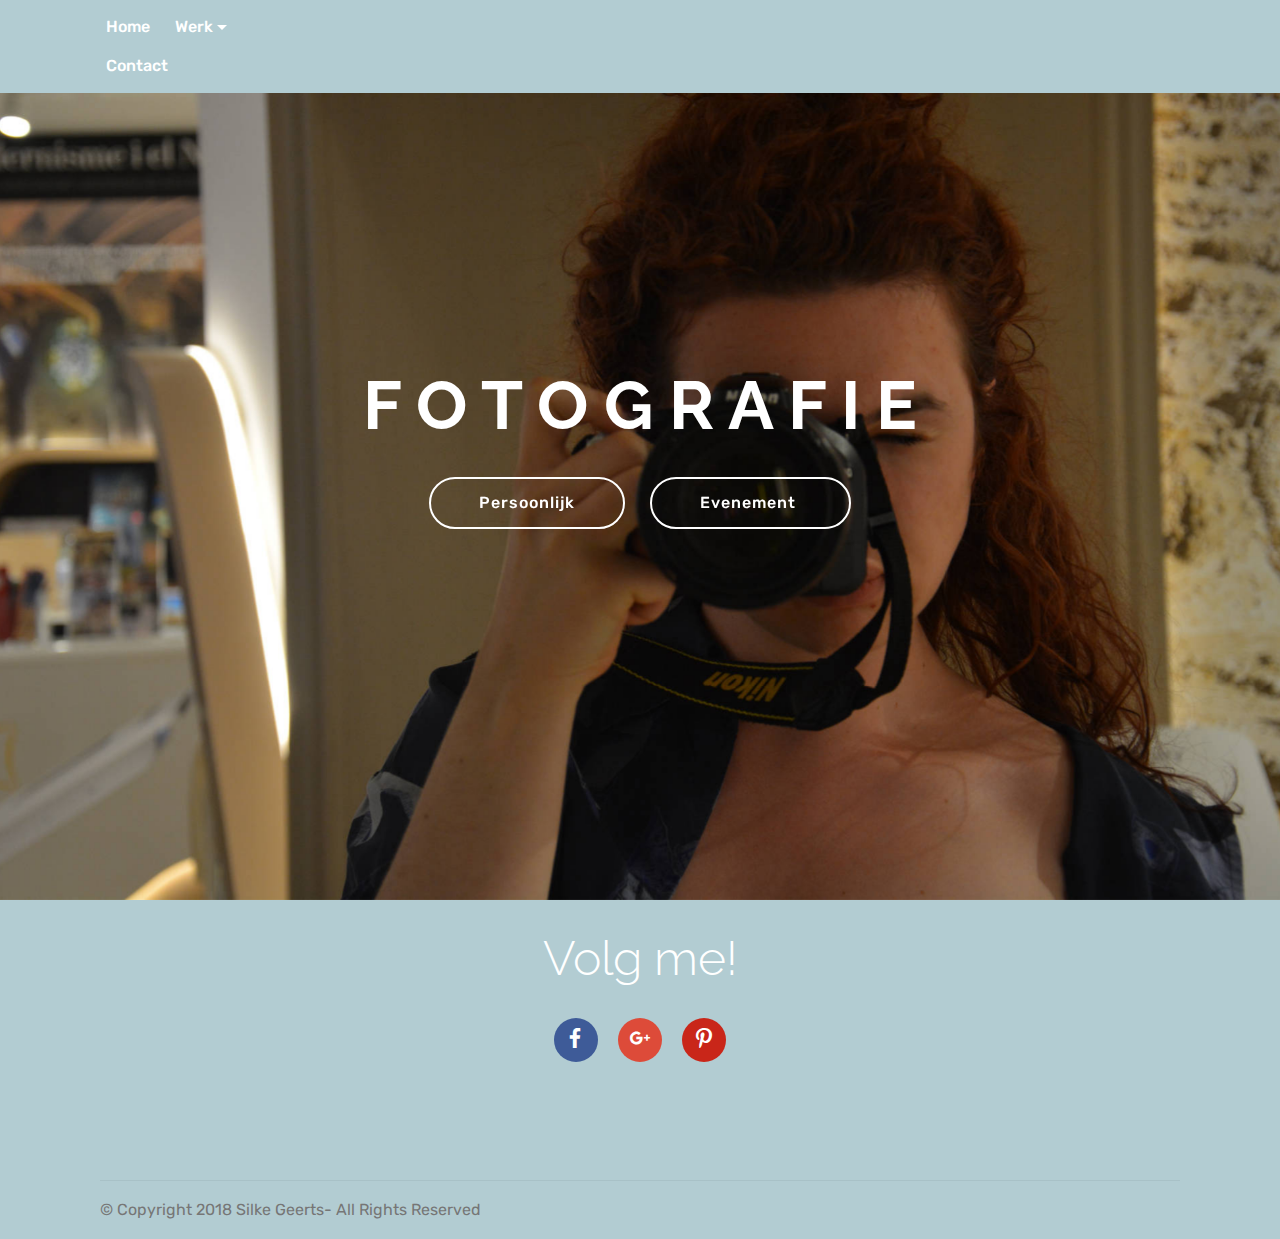
<file: page8.html>
<!DOCTYPE html>
<html >
<head>
  <!-- Site made with Mobirise Website Builder v4.8.3, https://mobirise.com -->
  <meta charset="UTF-8">
  <meta http-equiv="X-UA-Compatible" content="IE=edge">
  <meta name="generator" content="Mobirise v4.8.3, mobirise.com">
  <meta name="viewport" content="width=device-width, initial-scale=1, minimum-scale=1">
  <link rel="shortcut icon" href="assets/images/logo2.png" type="image/x-icon">
  <meta name="description" content="Web Creator Description">
  <title>Fotografie</title>
  <link rel="stylesheet" href="assets/web/assets/mobirise-icons/mobirise-icons.css">
  <link rel="stylesheet" href="assets/tether/tether.min.css">
  <link rel="stylesheet" href="assets/bootstrap/css/bootstrap.min.css">
  <link rel="stylesheet" href="assets/bootstrap/css/bootstrap-grid.min.css">
  <link rel="stylesheet" href="assets/bootstrap/css/bootstrap-reboot.min.css">
  <link rel="stylesheet" href="assets/socicon/css/styles.css">
  <link rel="stylesheet" href="assets/dropdown/css/style.css">
  <link rel="stylesheet" href="assets/theme/css/style.css">
  <link rel="stylesheet" href="assets/mobirise/css/mbr-additional.css" type="text/css">
  
  
  
</head>
<body>
  <section class="menu cid-r5x9e2rrDn" once="menu" id="menu1-1l">

    

    <nav class="navbar navbar-expand beta-menu navbar-dropdown align-items-center navbar-fixed-top navbar-toggleable-sm">
        <button class="navbar-toggler navbar-toggler-right" type="button" data-toggle="collapse" data-target="#navbarSupportedContent" aria-controls="navbarSupportedContent" aria-expanded="false" aria-label="Toggle navigation">
            <div class="hamburger">
                <span></span>
                <span></span>
                <span></span>
                <span></span>
            </div>
        </button>
        <div class="menu-logo">
            <div class="navbar-brand">
                
                
            </div>
        </div>
        <div class="collapse navbar-collapse" id="navbarSupportedContent">
            <ul class="navbar-nav nav-dropdown nav-right navbar-nav-top-padding" data-app-modern-menu="true"><li class="nav-item"><a class="nav-link link text-white display-4" href="index.html">Home<br></a></li><li class="nav-item dropdown"><a class="nav-link link dropdown-toggle text-white display-4" href="werk.html" data-toggle="dropdown-submenu" aria-expanded="false">&nbsp;Werk<br></a><div class="dropdown-menu"><a class="dropdown-item text-white display-4" href="grafischontwerp.html">Grafisch Ontwerp<br></a><div class="dropdown"><a class="dropdown-item text-white dropdown-toggle display-4" href="page8.html" aria-expanded="false" data-toggle="dropdown-submenu">Fotografie</a><div class="dropdown-menu dropdown-submenu"><a class="dropdown-item text-white display-4" href="evenementfotografie.html" aria-expanded="false">Evenement fotografie</a><a class="dropdown-item text-white display-4" href="persoonlijkefotografie.html" aria-expanded="false">Eigen Project</a></div></div></div></li><li class="nav-item"><a class="nav-link link text-white display-4" href="contact.html">Contact &nbsp; &nbsp; &nbsp; &nbsp; &nbsp; &nbsp; &nbsp; &nbsp; &nbsp; &nbsp; &nbsp; &nbsp; &nbsp; &nbsp; &nbsp; &nbsp; &nbsp; &nbsp; &nbsp; &nbsp; &nbsp; &nbsp; &nbsp; &nbsp; &nbsp; &nbsp; &nbsp; &nbsp; &nbsp; &nbsp; &nbsp; &nbsp; &nbsp; &nbsp; &nbsp; &nbsp; &nbsp; &nbsp; &nbsp; &nbsp; &nbsp; &nbsp; &nbsp; &nbsp; &nbsp; &nbsp; &nbsp; &nbsp; &nbsp; &nbsp; &nbsp; &nbsp; &nbsp; &nbsp; &nbsp; &nbsp; &nbsp; &nbsp; &nbsp; &nbsp; &nbsp; &nbsp; &nbsp; &nbsp; &nbsp; &nbsp; &nbsp; &nbsp; &nbsp; &nbsp; &nbsp; &nbsp; &nbsp; &nbsp; &nbsp; &nbsp; &nbsp; &nbsp; &nbsp; &nbsp; &nbsp; &nbsp; &nbsp; &nbsp; &nbsp; &nbsp; &nbsp; &nbsp; &nbsp; &nbsp; &nbsp; &nbsp; &nbsp; &nbsp; &nbsp; &nbsp; &nbsp; &nbsp; &nbsp; &nbsp; &nbsp; &nbsp; &nbsp; &nbsp; &nbsp; &nbsp; &nbsp; &nbsp; &nbsp; &nbsp; &nbsp; &nbsp; &nbsp; &nbsp; &nbsp; &nbsp; &nbsp; &nbsp; &nbsp; &nbsp; &nbsp; &nbsp; &nbsp; &nbsp; &nbsp;<br></a></li></ul>
            
        </div>
    </nav>
</section>

<section class="engine"><a href="https://mobiri.se/c">website builder</a></section><section class="cid-r5x9e2NcuU mbr-fullscreen mbr-parallax-background" id="header2-1m">

    

    

    <div class="container align-center">
        <div class="row justify-content-md-center">
            <div class="mbr-white col-md-10">
                <h1 class="mbr-section-title mbr-bold pb-3 mbr-fonts-style display-1">
                    F O T O G R A F I E</h1>
                
                
                <div class="mbr-section-btn"><a class="btn btn-md btn-white-outline display-4" href="persoonlijkefotografie.html">Persoonlijk</a>
                    <a class="btn btn-md btn-white-outline display-4" href="fuiffotografie.html">Evenement&nbsp;</a></div>
            </div>
        </div>
    </div>
    
</section>

<section class="cid-r5x9e35FJb" id="social-buttons3-1n">
    
    

    

    <div class="container">
        <div class="media-container-row">
            <div class="col-md-8 align-center">
                <h2 class="pb-3 mbr-section-title mbr-fonts-style display-2">
                    Volg me!</h2>
                <div>
                    <div class="mbr-social-likes">
                        <span class="btn btn-social socicon-bg-facebook facebook mx-2" title="Deel link op Facebook">
                            <i class="socicon socicon-facebook"></i>
                        </span>
                        
                        <span class="btn btn-social plusone socicon-bg-googleplus mx-2" title="Deel link op Google+">
                            <i class="socicon socicon-googleplus"></i>
                        </span>
                        
                        
                        <span class="btn btn-social pinterest socicon-bg-pinterest mx-2" title="Deel link op Pinterest">
                            <i class="socicon socicon-pinterest"></i>
                        </span>
                        
                    </div>
                </div>
            </div>
        </div>
    </div>
</section>

<section class="cid-r5x9e3sTWW" id="footer5-1o">

    

    

    <div class="container">
        <div class="media-container-row">
            <div class="col-md-3">
                <div class="media-wrap">
                    <a href="https://mobirise.com/">
                       <img src="assets/images/blank-1x1.png" alt="Mobirise" title="">
                    </a>
                </div>
            </div>
            <div class="col-md-9">
                <p class="mbr-text align-right links mbr-fonts-style display-7">&nbsp; &nbsp; &nbsp; &nbsp; &nbsp; &nbsp; &nbsp; &nbsp; &nbsp; &nbsp; &nbsp; &nbsp; &nbsp;&nbsp; &nbsp; &nbsp; &nbsp; &nbsp; &nbsp; &nbsp; &nbsp; &nbsp; &nbsp; &nbsp; &nbsp; &nbsp; &nbsp; &nbsp; &nbsp;&nbsp;</p>
            </div>
        </div>
        <div class="footer-lower">
            <div class="media-container-row">
                <div class="col-md-12">
                    <hr>
                </div>
            </div>
            <div class="media-container-row mbr-white">
                <div class="col-md-6 copyright">
                    <p class="mbr-text mbr-fonts-style display-7">
                        © Copyright 2018 Silke Geerts- All Rights Reserved
                    </p>
                </div>
                <div class="col-md-6">
                    
                </div>
            </div>
        </div>
    </div>
</section>


  <script src="assets/web/assets/jquery/jquery.min.js"></script>
  <script src="assets/popper/popper.min.js"></script>
  <script src="assets/tether/tether.min.js"></script>
  <script src="assets/bootstrap/js/bootstrap.min.js"></script>
  <script src="assets/smoothscroll/smooth-scroll.js"></script>
  <script src="assets/touchswipe/jquery.touch-swipe.min.js"></script>
  <script src="assets/parallax/jarallax.min.js"></script>
  <script src="assets/sociallikes/social-likes.js"></script>
  <script src="assets/dropdown/js/script.min.js"></script>
  <script src="assets/theme/js/script.js"></script>
  
  
</body>
</html>
</file>
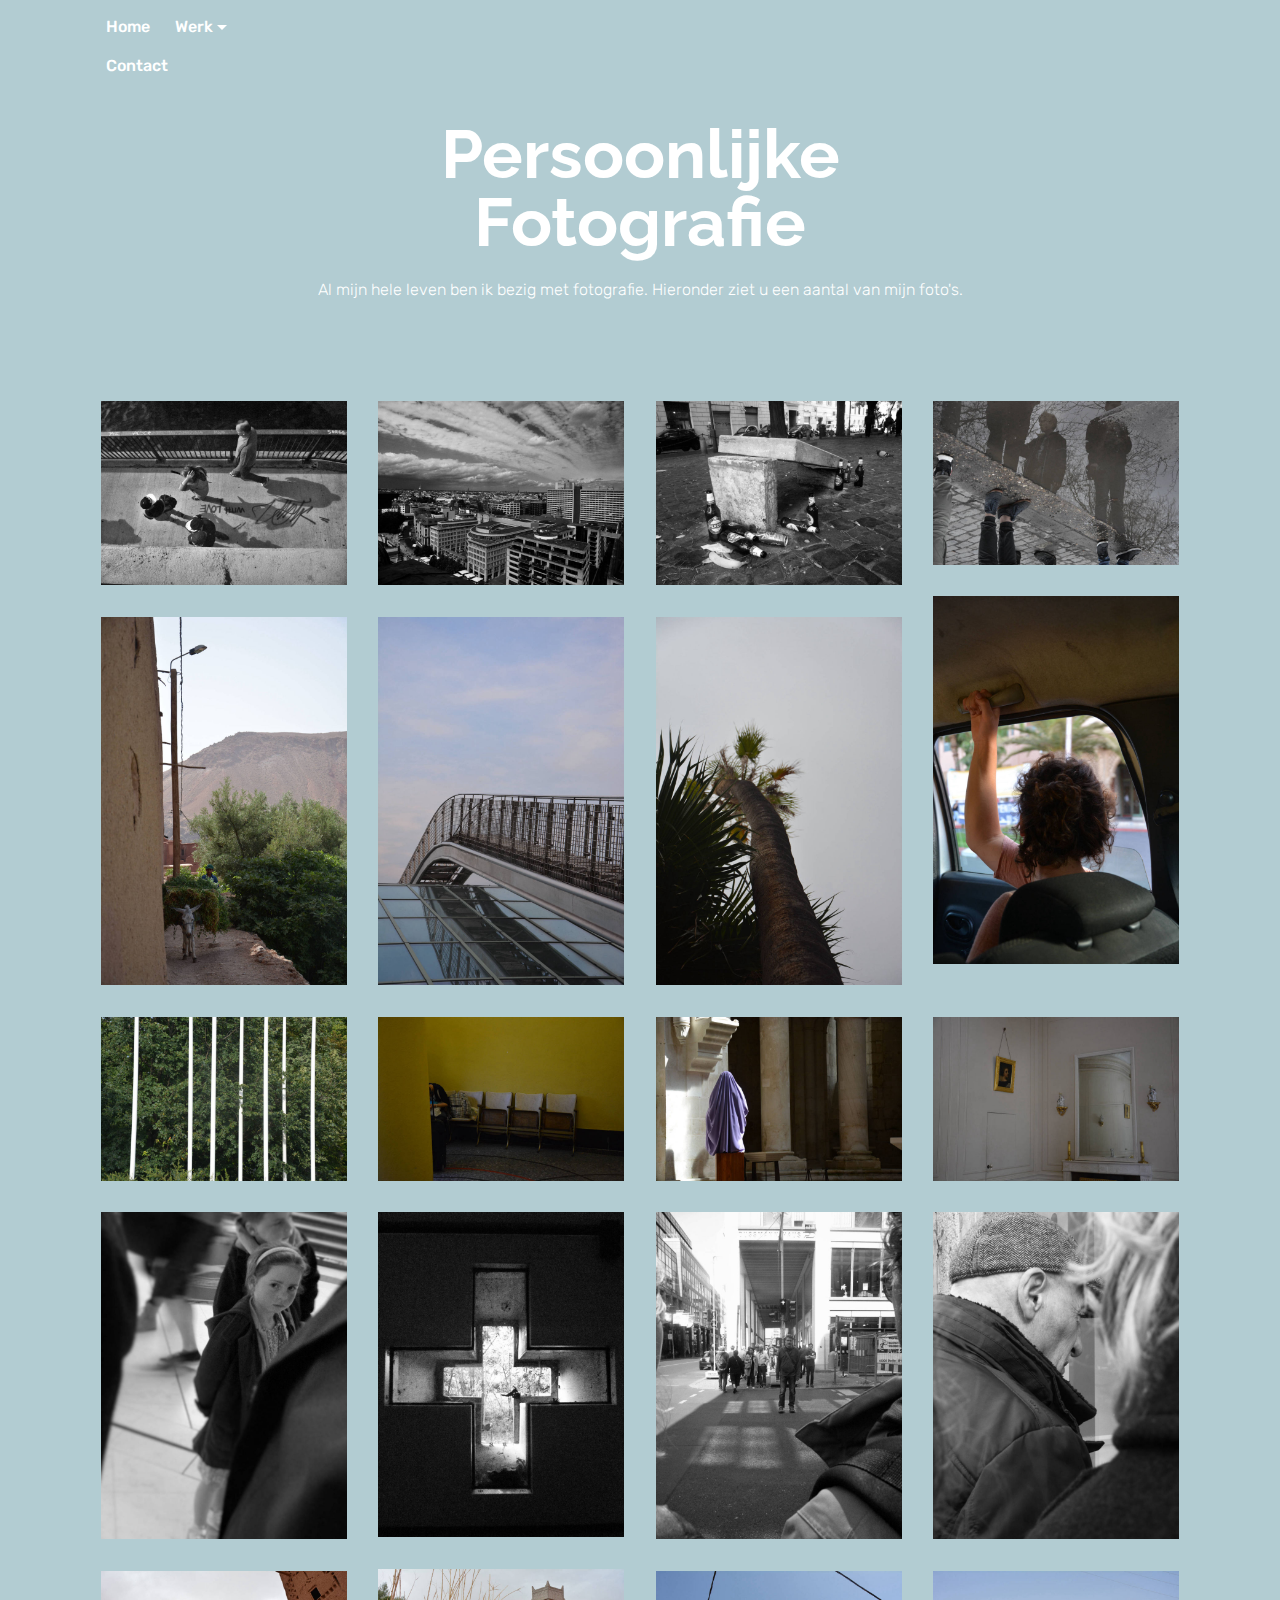
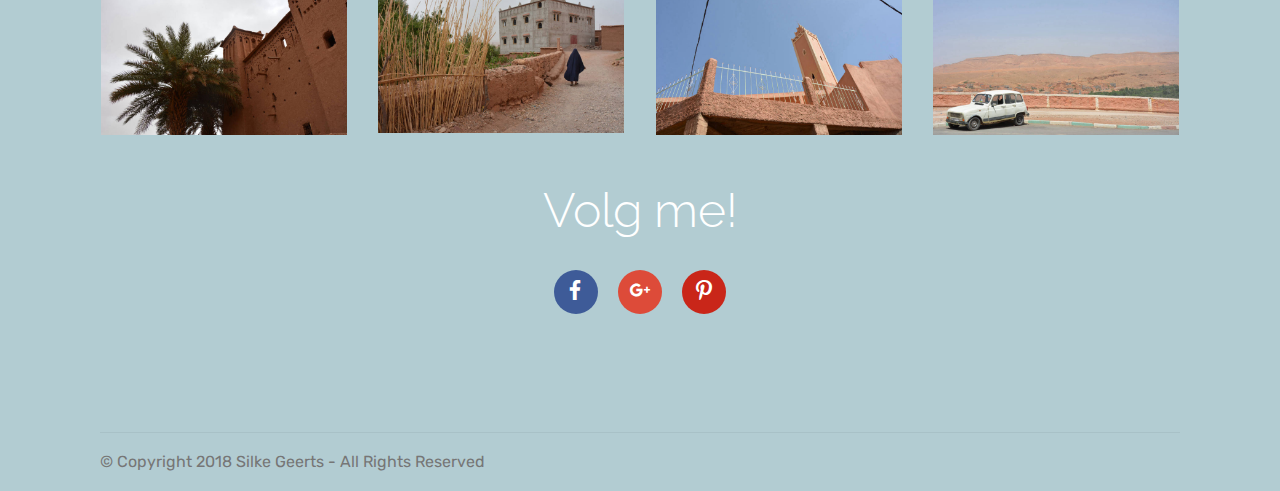
<file: persoonlijkefotografie.html>
<!DOCTYPE html>
<html >
<head>
  <!-- Site made with Mobirise Website Builder v4.8.3, https://mobirise.com -->
  <meta charset="UTF-8">
  <meta http-equiv="X-UA-Compatible" content="IE=edge">
  <meta name="generator" content="Mobirise v4.8.3, mobirise.com">
  <meta name="viewport" content="width=device-width, initial-scale=1, minimum-scale=1">
  <link rel="shortcut icon" href="assets/images/logo2.png" type="image/x-icon">
  <meta name="description" content="Web Creator Description">
  <title>Persoonlijke Fotografie</title>
  <link rel="stylesheet" href="assets/web/assets/mobirise-icons/mobirise-icons.css">
  <link rel="stylesheet" href="assets/tether/tether.min.css">
  <link rel="stylesheet" href="assets/bootstrap/css/bootstrap.min.css">
  <link rel="stylesheet" href="assets/bootstrap/css/bootstrap-grid.min.css">
  <link rel="stylesheet" href="assets/bootstrap/css/bootstrap-reboot.min.css">
  <link rel="stylesheet" href="assets/dropdown/css/style.css">
  <link rel="stylesheet" href="assets/socicon/css/styles.css">
  <link rel="stylesheet" href="assets/theme/css/style.css">
  <link rel="stylesheet" href="assets/gallery/style.css">
  <link rel="stylesheet" href="assets/mobirise/css/mbr-additional.css" type="text/css">
  
  
  
</head>
<body>
  <section class="menu cid-r5qucpWg4z" once="menu" id="menu1-u">

    

    <nav class="navbar navbar-expand beta-menu navbar-dropdown align-items-center navbar-fixed-top navbar-toggleable-sm">
        <button class="navbar-toggler navbar-toggler-right" type="button" data-toggle="collapse" data-target="#navbarSupportedContent" aria-controls="navbarSupportedContent" aria-expanded="false" aria-label="Toggle navigation">
            <div class="hamburger">
                <span></span>
                <span></span>
                <span></span>
                <span></span>
            </div>
        </button>
        <div class="menu-logo">
            <div class="navbar-brand">
                
                
            </div>
        </div>
        <div class="collapse navbar-collapse" id="navbarSupportedContent">
            <ul class="navbar-nav nav-dropdown nav-right navbar-nav-top-padding" data-app-modern-menu="true"><li class="nav-item"><a class="nav-link link text-white display-4" href="index.html">Home<br></a></li><li class="nav-item dropdown"><a class="nav-link link dropdown-toggle text-white display-4" href="werk.html" data-toggle="dropdown-submenu" aria-expanded="false">&nbsp;Werk<br></a><div class="dropdown-menu"><a class="dropdown-item text-white display-4" href="grafischontwerp.html">Grafisch Ontwerp<br></a><div class="dropdown"><a class="dropdown-item text-white dropdown-toggle display-4" href="page8.html" aria-expanded="false" data-toggle="dropdown-submenu">Fotografie</a><div class="dropdown-menu dropdown-submenu"><a class="dropdown-item text-white display-4" href="evenementfotografie.html" aria-expanded="false">Evenement fotografie</a><a class="dropdown-item text-white display-4" href="persoonlijkefotografie.html" aria-expanded="false">Eigen Project</a></div></div></div></li><li class="nav-item"><a class="nav-link link text-white display-4" href="contact.html">Contact &nbsp; &nbsp; &nbsp; &nbsp; &nbsp; &nbsp; &nbsp; &nbsp; &nbsp; &nbsp; &nbsp; &nbsp; &nbsp; &nbsp; &nbsp; &nbsp; &nbsp; &nbsp; &nbsp; &nbsp; &nbsp; &nbsp; &nbsp; &nbsp; &nbsp; &nbsp; &nbsp; &nbsp; &nbsp; &nbsp; &nbsp; &nbsp; &nbsp; &nbsp; &nbsp; &nbsp; &nbsp; &nbsp; &nbsp; &nbsp; &nbsp; &nbsp; &nbsp; &nbsp; &nbsp; &nbsp; &nbsp; &nbsp; &nbsp; &nbsp; &nbsp; &nbsp; &nbsp; &nbsp; &nbsp; &nbsp; &nbsp; &nbsp; &nbsp; &nbsp; &nbsp; &nbsp; &nbsp; &nbsp; &nbsp; &nbsp; &nbsp; &nbsp; &nbsp; &nbsp; &nbsp; &nbsp; &nbsp; &nbsp; &nbsp; &nbsp; &nbsp; &nbsp; &nbsp; &nbsp; &nbsp; &nbsp; &nbsp; &nbsp; &nbsp; &nbsp; &nbsp; &nbsp; &nbsp; &nbsp; &nbsp; &nbsp; &nbsp; &nbsp; &nbsp; &nbsp; &nbsp; &nbsp; &nbsp; &nbsp; &nbsp; &nbsp; &nbsp; &nbsp; &nbsp; &nbsp; &nbsp; &nbsp; &nbsp; &nbsp; &nbsp; &nbsp; &nbsp; &nbsp; &nbsp; &nbsp; &nbsp; &nbsp; &nbsp; &nbsp; &nbsp; &nbsp; &nbsp; &nbsp; &nbsp;<br></a></li></ul>
            
        </div>
    </nav>
</section>

<section class="engine"><a href="https://mobiri.se/z">best website templates</a></section><section class="mbr-section content5 cid-r5qxt7YpEc" id="content5-13">

    

    

    <div class="container">
        <div class="media-container-row">
            <div class="title col-12 col-md-8">
                <h2 class="align-center mbr-bold mbr-white pb-3 mbr-fonts-style display-1">Persoonlijke Fotografie</h2>
                <h3 class="mbr-section-subtitle align-center mbr-light mbr-white pb-3 mbr-fonts-style display-7">
                    Al mijn hele leven ben ik bezig met fotografie. Hieronder ziet u een aantal van mijn foto's.</h3>
                
                
            </div>
        </div>
    </div>
</section>

<section class="mbr-gallery mbr-slider-carousel cid-ra3pP5gNo0" id="gallery2-24">

    

    <div class="container">
        <div><!-- Filter --><!-- Gallery --><div class="mbr-gallery-row"><div class="mbr-gallery-layout-default"><div><div><div class="mbr-gallery-item mbr-gallery-item--p2" data-video-url="false" data-tags="Geweldige"><div href="#lb-gallery2-24" data-slide-to="0" data-toggle="modal"><img src="assets/images/p1030050-2-1000x750-800x600.jpg" alt="" title=""><span class="icon-focus"></span></div></div><div class="mbr-gallery-item mbr-gallery-item--p2" data-video-url="false" data-tags="Sympathieke"><div href="#lb-gallery2-24" data-slide-to="1" data-toggle="modal"><img src="assets/images/p1030168-2-1000x750-800x600.jpg" alt="" title=""><span class="icon-focus"></span></div></div><div class="mbr-gallery-item mbr-gallery-item--p2" data-video-url="false" data-tags="Creatieve"><div href="#lb-gallery2-24" data-slide-to="2" data-toggle="modal"><img src="assets/images/bp1030909-1000x750-800x600.jpg" alt="" title=""><span class="icon-focus"></span></div></div><div class="mbr-gallery-item mbr-gallery-item--p2" data-video-url="false" data-tags="Bewegende"><div href="#lb-gallery2-24" data-slide-to="3" data-toggle="modal"><img src="assets/images/dsc-62-1000x667-800x534.jpg" alt="" title=""><span class="icon-focus"></span></div></div><div class="mbr-gallery-item mbr-gallery-item--p2" data-video-url="false" data-tags="Geweldige"><div href="#lb-gallery2-24" data-slide-to="4" data-toggle="modal"><img src="assets/images/dsc-0064-kopie-1000x1500-800x1200.jpg" alt="" title=""><span class="icon-focus"></span></div></div><div class="mbr-gallery-item mbr-gallery-item--p2" data-video-url="false" data-tags="Geweldige"><div href="#lb-gallery2-24" data-slide-to="5" data-toggle="modal"><img src="assets/images/dsc-811-1000x1500-800x1200.jpg" alt="" title=""><span class="icon-focus"></span></div></div><div class="mbr-gallery-item mbr-gallery-item--p2" data-video-url="false" data-tags="Sympathieke"><div href="#lb-gallery2-24" data-slide-to="6" data-toggle="modal"><img src="assets/images/dsc-895-1000x1499-800x1199.jpg" alt="" title=""><span class="icon-focus"></span></div></div><div class="mbr-gallery-item mbr-gallery-item--p2" data-video-url="false" data-tags="Bewegende"><div href="#lb-gallery2-24" data-slide-to="7" data-toggle="modal"><img src="assets/images/dsc-272-1000x1500-800x1200.jpg" alt="" title=""><span class="icon-focus"></span></div></div></div></div><div class="clearfix"></div></div></div><!-- Lightbox --><div data-app-prevent-settings="" class="mbr-slider modal fade carousel slide" tabindex="-1" data-keyboard="true" data-interval="false" id="lb-gallery2-24"><div class="modal-dialog"><div class="modal-content"><div class="modal-body"><div class="carousel-inner"><div class="carousel-item"><img src="assets/images/p1030050-2-1000x750.jpg" alt="" title=""></div><div class="carousel-item"><img src="assets/images/p1030168-2-1000x750.jpg" alt="" title=""></div><div class="carousel-item"><img src="assets/images/bp1030909-1000x750.jpg" alt="" title=""></div><div class="carousel-item"><img src="assets/images/dsc-62-1000x667.jpg" alt="" title=""></div><div class="carousel-item"><img src="assets/images/dsc-0064-kopie-1000x1500.jpg" alt="" title=""></div><div class="carousel-item"><img src="assets/images/dsc-811-1000x1500.jpg" alt="" title=""></div><div class="carousel-item"><img src="assets/images/dsc-895-1000x1499.jpg" alt="" title=""></div><div class="carousel-item active"><img src="assets/images/dsc-272-1000x1500.jpg" alt="" title=""></div></div><a class="carousel-control carousel-control-prev" role="button" data-slide="prev" href="#lb-gallery2-24"><span class="mbri-left mbr-iconfont" aria-hidden="true"></span><span class="sr-only">Previous</span></a><a class="carousel-control carousel-control-next" role="button" data-slide="next" href="#lb-gallery2-24"><span class="mbri-right mbr-iconfont" aria-hidden="true"></span><span class="sr-only">Next</span></a><a class="close" href="#" role="button" data-dismiss="modal"><span class="sr-only">Close</span></a></div></div></div></div></div>
    </div>

</section>

<section class="mbr-gallery mbr-slider-carousel cid-ra3pOgP37D" id="gallery2-23">

    

    <div class="container">
        <div><!-- Filter --><!-- Gallery --><div class="mbr-gallery-row"><div class="mbr-gallery-layout-default"><div><div><div class="mbr-gallery-item mbr-gallery-item--p2" data-video-url="false" data-tags="Geweldige"><div href="#lb-gallery2-23" data-slide-to="0" data-toggle="modal"><img src="assets/images/dsc-0068-kopie-1000x667-800x534.jpg" alt="" title=""><span class="icon-focus"></span></div></div><div class="mbr-gallery-item mbr-gallery-item--p2" data-video-url="false" data-tags="Sympathieke"><div href="#lb-gallery2-23" data-slide-to="1" data-toggle="modal"><img src="assets/images/dsc-107-1000x667-800x534.jpg" alt="" title=""><span class="icon-focus"></span></div></div><div class="mbr-gallery-item mbr-gallery-item--p2" data-video-url="false" data-tags="Creatieve"><div href="#lb-gallery2-23" data-slide-to="2" data-toggle="modal"><img src="assets/images/dsc-605-1000x667-800x534.jpg" alt="" title=""><span class="icon-focus"></span></div></div><div class="mbr-gallery-item mbr-gallery-item--p2" data-video-url="false" data-tags="Geweldige"><div href="#lb-gallery2-23" data-slide-to="3" data-toggle="modal"><img src="assets/images/dsc-182-1000x667-800x534.jpg" alt="" title=""><span class="icon-focus"></span></div></div><div class="mbr-gallery-item mbr-gallery-item--p2" data-video-url="false" data-tags="Geweldige"><div href="#lb-gallery2-23" data-slide-to="4" data-toggle="modal"><img src="assets/images/p1010051-3-1000x1333-800x1066.jpg" alt="" title=""><span class="icon-focus"></span></div></div><div class="mbr-gallery-item mbr-gallery-item--p2" data-video-url="false" data-tags="Sympathieke"><div href="#lb-gallery2-23" data-slide-to="5" data-toggle="modal"><img src="assets/images/p1030236-2-1000x1321-800x1057.jpg" alt="" title=""><span class="icon-focus"></span></div></div><div class="mbr-gallery-item mbr-gallery-item--p2" data-video-url="false" data-tags="Bewegende"><div href="#lb-gallery2-23" data-slide-to="6" data-toggle="modal"><img src="assets/images/p1030573-2-1000x1333-800x1066.jpg" alt="" title=""><span class="icon-focus"></span></div></div><div class="mbr-gallery-item mbr-gallery-item--p2" data-video-url="false" data-tags="Creatieve"><div href="#lb-gallery2-23" data-slide-to="7" data-toggle="modal"><img src="assets/images/p1000836-1000x1333-800x1066.jpg" alt="" title=""><span class="icon-focus"></span></div></div><div class="mbr-gallery-item mbr-gallery-item--p2" data-video-url="false" data-tags="Creatieve"><div href="#lb-gallery2-23" data-slide-to="8" data-toggle="modal"><img src="assets/images/dsc-347-1000x667-800x534.jpg" alt="" title=""><span class="icon-focus"></span></div></div><div class="mbr-gallery-item mbr-gallery-item--p2" data-video-url="false" data-tags="Creatieve"><div href="#lb-gallery2-23" data-slide-to="9" data-toggle="modal"><img src="assets/images/dsc-234-1000x667-800x534.jpg" alt="" title=""><span class="icon-focus"></span></div></div><div class="mbr-gallery-item mbr-gallery-item--p2" data-video-url="false" data-tags="Creatieve"><div href="#lb-gallery2-23" data-slide-to="10" data-toggle="modal"><img src="assets/images/dsc-816-1000x667-800x534.jpg" alt="" title=""><span class="icon-focus"></span></div></div><div class="mbr-gallery-item mbr-gallery-item--p2" data-video-url="false" data-tags="Creatieve"><div href="#lb-gallery2-23" data-slide-to="11" data-toggle="modal"><img src="assets/images/dsc-574-1000x667-800x534.jpg" alt="" title=""><span class="icon-focus"></span></div></div></div></div><div class="clearfix"></div></div></div><!-- Lightbox --><div data-app-prevent-settings="" class="mbr-slider modal fade carousel slide" tabindex="-1" data-keyboard="true" data-interval="false" id="lb-gallery2-23"><div class="modal-dialog"><div class="modal-content"><div class="modal-body"><div class="carousel-inner"><div class="carousel-item"><img src="assets/images/dsc-0068-kopie-1000x667.jpg" alt="" title=""></div><div class="carousel-item"><img src="assets/images/dsc-107-1000x667.jpg" alt="" title=""></div><div class="carousel-item"><img src="assets/images/dsc-605-1000x667.jpg" alt="" title=""></div><div class="carousel-item"><img src="assets/images/dsc-182-1000x667.jpg" alt="" title=""></div><div class="carousel-item"><img src="assets/images/p1010051-3-1000x1333.jpg" alt="" title=""></div><div class="carousel-item"><img src="assets/images/p1030236-2-1000x1321.jpg" alt="" title=""></div><div class="carousel-item"><img src="assets/images/p1030573-2-1000x1333.jpg" alt="" title=""></div><div class="carousel-item"><img src="assets/images/p1000836-1000x1333.jpg" alt="" title=""></div><div class="carousel-item"><img src="assets/images/dsc-347-1000x667.jpg" alt="" title=""></div><div class="carousel-item"><img src="assets/images/dsc-234-1000x667.jpg" alt="" title=""></div><div class="carousel-item"><img src="assets/images/dsc-816-1000x667.jpg" alt="" title=""></div><div class="carousel-item active"><img src="assets/images/dsc-574-1000x667.jpg" alt="" title=""></div></div><a class="carousel-control carousel-control-prev" role="button" data-slide="prev" href="#lb-gallery2-23"><span class="mbri-left mbr-iconfont" aria-hidden="true"></span><span class="sr-only">Previous</span></a><a class="carousel-control carousel-control-next" role="button" data-slide="next" href="#lb-gallery2-23"><span class="mbri-right mbr-iconfont" aria-hidden="true"></span><span class="sr-only">Next</span></a><a class="close" href="#" role="button" data-dismiss="modal"><span class="sr-only">Close</span></a></div></div></div></div></div>
    </div>

</section>

<section class="cid-r5qxBXjX8A" id="social-buttons3-16">
    
    

    

    <div class="container">
        <div class="media-container-row">
            <div class="col-md-8 align-center">
                <h2 class="pb-3 mbr-section-title mbr-fonts-style display-2">
                    Volg me!</h2>
                <div>
                    <div class="mbr-social-likes">
                        <span class="btn btn-social socicon-bg-facebook facebook mx-2" title="Deel link op Facebook">
                            <i class="socicon socicon-facebook"></i>
                        </span>
                        
                        <span class="btn btn-social plusone socicon-bg-googleplus mx-2" title="Deel link op Google+">
                            <i class="socicon socicon-googleplus"></i>
                        </span>
                        
                        
                        <span class="btn btn-social pinterest socicon-bg-pinterest mx-2" title="Deel link op Pinterest">
                            <i class="socicon socicon-pinterest"></i>
                        </span>
                        
                    </div>
                </div>
            </div>
        </div>
    </div>
</section>

<section class="cid-r5qxDqKnnQ" id="footer5-17">

    

    

    <div class="container">
        <div class="media-container-row">
            <div class="col-md-3">
                <div class="media-wrap">
                    <a href="https://mobirise.com/">
                       <img src="assets/images/blank-1x1.png" alt="Mobirise" title="">
                    </a>
                </div>
            </div>
            <div class="col-md-9">
                <p class="mbr-text align-right links mbr-fonts-style display-7">&nbsp;&nbsp;</p>
            </div>
        </div>
        <div class="footer-lower">
            <div class="media-container-row">
                <div class="col-md-12">
                    <hr>
                </div>
            </div>
            <div class="media-container-row mbr-white">
                <div class="col-md-6 copyright">
                    <p class="mbr-text mbr-fonts-style display-7">
                        © Copyright 2018 Silke Geerts - All Rights Reserved
                    </p>
                </div>
                <div class="col-md-6">
                    
                </div>
            </div>
        </div>
    </div>
</section>


  <script src="assets/web/assets/jquery/jquery.min.js"></script>
  <script src="assets/popper/popper.min.js"></script>
  <script src="assets/tether/tether.min.js"></script>
  <script src="assets/bootstrap/js/bootstrap.min.js"></script>
  <script src="assets/smoothscroll/smooth-scroll.js"></script>
  <script src="assets/dropdown/js/script.min.js"></script>
  <script src="assets/touchswipe/jquery.touch-swipe.min.js"></script>
  <script src="assets/masonry/masonry.pkgd.min.js"></script>
  <script src="assets/imagesloaded/imagesloaded.pkgd.min.js"></script>
  <script src="assets/sociallikes/social-likes.js"></script>
  <script src="assets/vimeoplayer/jquery.mb.vimeo_player.js"></script>
  <script src="assets/bootstrapcarouselswipe/bootstrap-carousel-swipe.js"></script>
  <script src="assets/theme/js/script.js"></script>
  <script src="assets/slidervideo/script.js"></script>
  <script src="assets/gallery/player.min.js"></script>
  <script src="assets/gallery/script.js"></script>
  
  
</body>
</html>
</file>
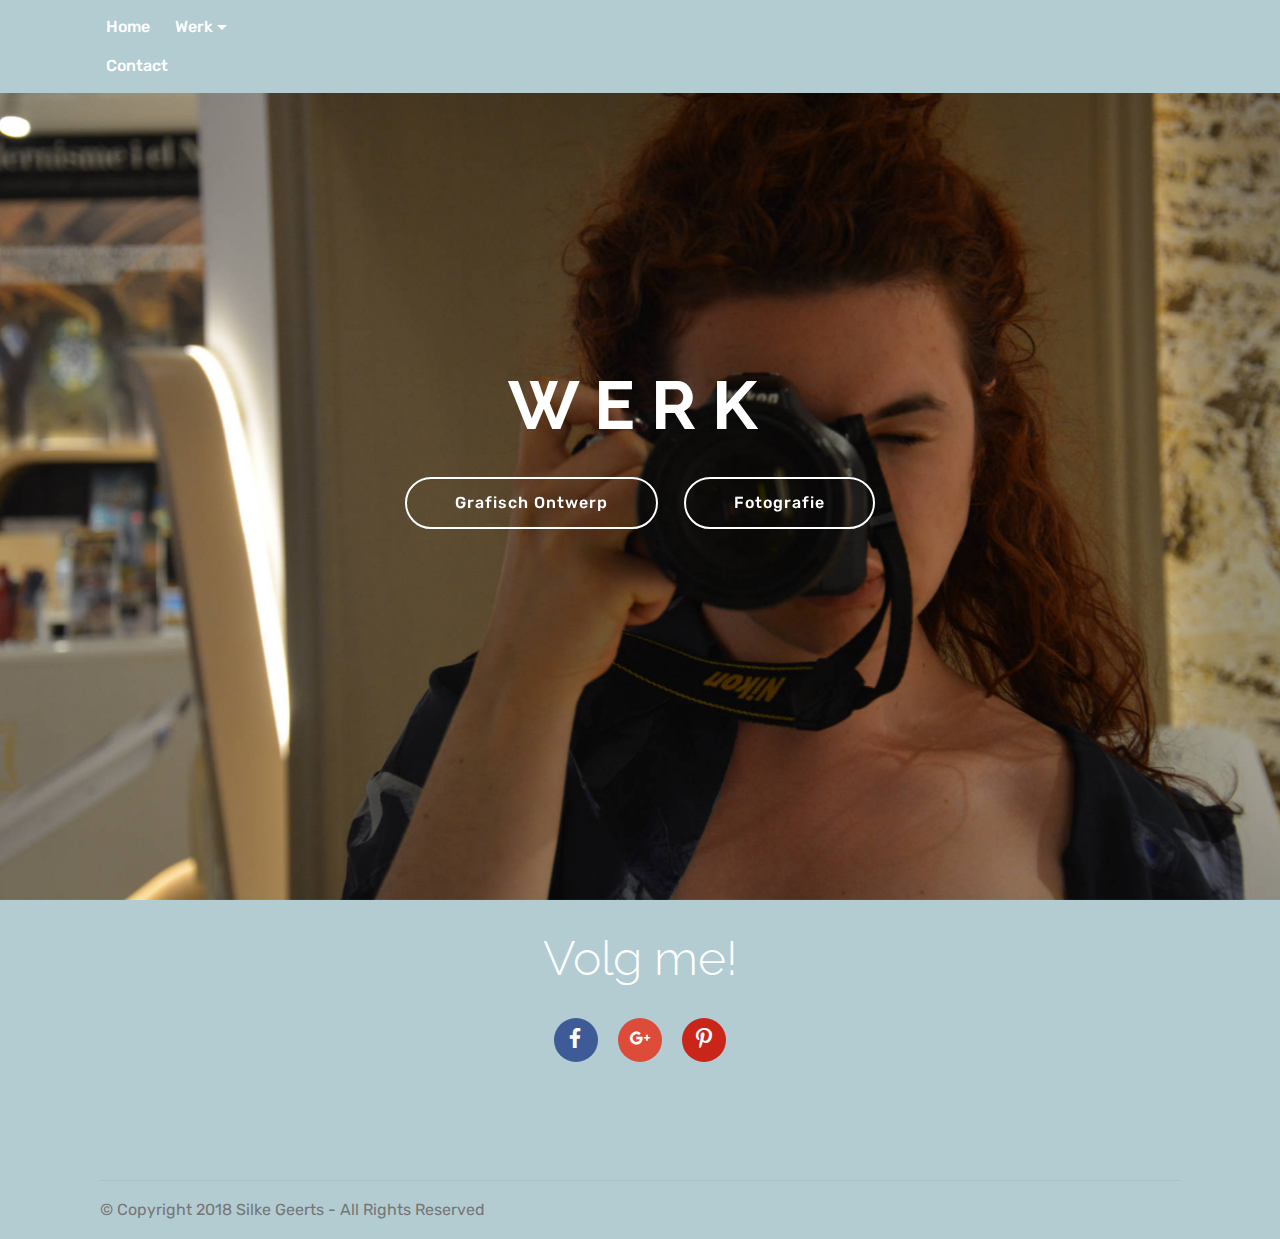
<file: werk.html>
<!DOCTYPE html>
<html >
<head>
  <!-- Site made with Mobirise Website Builder v4.8.3, https://mobirise.com -->
  <meta charset="UTF-8">
  <meta http-equiv="X-UA-Compatible" content="IE=edge">
  <meta name="generator" content="Mobirise v4.8.3, mobirise.com">
  <meta name="viewport" content="width=device-width, initial-scale=1, minimum-scale=1">
  <link rel="shortcut icon" href="assets/images/logo2.png" type="image/x-icon">
  <meta name="description" content="Web Creator Description">
  <title>werk</title>
  <link rel="stylesheet" href="assets/web/assets/mobirise-icons/mobirise-icons.css">
  <link rel="stylesheet" href="assets/tether/tether.min.css">
  <link rel="stylesheet" href="assets/bootstrap/css/bootstrap.min.css">
  <link rel="stylesheet" href="assets/bootstrap/css/bootstrap-grid.min.css">
  <link rel="stylesheet" href="assets/bootstrap/css/bootstrap-reboot.min.css">
  <link rel="stylesheet" href="assets/socicon/css/styles.css">
  <link rel="stylesheet" href="assets/dropdown/css/style.css">
  <link rel="stylesheet" href="assets/theme/css/style.css">
  <link rel="stylesheet" href="assets/mobirise/css/mbr-additional.css" type="text/css">
  
  
  
</head>
<body>
  <section class="menu cid-r5qslnJ4u4" once="menu" id="menu1-j">

    

    <nav class="navbar navbar-expand beta-menu navbar-dropdown align-items-center navbar-fixed-top navbar-toggleable-sm">
        <button class="navbar-toggler navbar-toggler-right" type="button" data-toggle="collapse" data-target="#navbarSupportedContent" aria-controls="navbarSupportedContent" aria-expanded="false" aria-label="Toggle navigation">
            <div class="hamburger">
                <span></span>
                <span></span>
                <span></span>
                <span></span>
            </div>
        </button>
        <div class="menu-logo">
            <div class="navbar-brand">
                
                
            </div>
        </div>
        <div class="collapse navbar-collapse" id="navbarSupportedContent">
            <ul class="navbar-nav nav-dropdown nav-right navbar-nav-top-padding" data-app-modern-menu="true"><li class="nav-item"><a class="nav-link link text-white display-4" href="index.html">Home<br></a></li><li class="nav-item dropdown"><a class="nav-link link dropdown-toggle text-white display-4" href="werk.html" data-toggle="dropdown-submenu" aria-expanded="false">&nbsp;Werk<br></a><div class="dropdown-menu"><a class="dropdown-item text-white display-4" href="grafischontwerp.html">Grafisch Ontwerp<br></a><div class="dropdown"><a class="dropdown-item text-white dropdown-toggle display-4" href="page8.html" aria-expanded="false" data-toggle="dropdown-submenu">Fotografie</a><div class="dropdown-menu dropdown-submenu"><a class="dropdown-item text-white display-4" href="evenementfotografie.html" aria-expanded="false">Evenement fotografie</a><a class="dropdown-item text-white display-4" href="persoonlijkefotografie.html" aria-expanded="false">Eigen Project</a></div></div></div></li><li class="nav-item"><a class="nav-link link text-white display-4" href="contact.html">Contact &nbsp; &nbsp; &nbsp; &nbsp; &nbsp; &nbsp; &nbsp; &nbsp; &nbsp; &nbsp; &nbsp; &nbsp; &nbsp; &nbsp; &nbsp; &nbsp; &nbsp; &nbsp; &nbsp; &nbsp; &nbsp; &nbsp; &nbsp; &nbsp; &nbsp; &nbsp; &nbsp; &nbsp; &nbsp; &nbsp; &nbsp; &nbsp; &nbsp; &nbsp; &nbsp; &nbsp; &nbsp; &nbsp; &nbsp; &nbsp; &nbsp; &nbsp; &nbsp; &nbsp; &nbsp; &nbsp; &nbsp; &nbsp; &nbsp; &nbsp; &nbsp; &nbsp; &nbsp; &nbsp; &nbsp; &nbsp; &nbsp; &nbsp; &nbsp; &nbsp; &nbsp; &nbsp; &nbsp; &nbsp; &nbsp; &nbsp; &nbsp; &nbsp; &nbsp; &nbsp; &nbsp; &nbsp; &nbsp; &nbsp; &nbsp; &nbsp; &nbsp; &nbsp; &nbsp; &nbsp; &nbsp; &nbsp; &nbsp; &nbsp; &nbsp; &nbsp; &nbsp; &nbsp; &nbsp; &nbsp; &nbsp; &nbsp; &nbsp; &nbsp; &nbsp; &nbsp; &nbsp; &nbsp; &nbsp; &nbsp; &nbsp; &nbsp; &nbsp; &nbsp; &nbsp; &nbsp; &nbsp; &nbsp; &nbsp; &nbsp; &nbsp; &nbsp; &nbsp; &nbsp; &nbsp; &nbsp; &nbsp; &nbsp; &nbsp; &nbsp; &nbsp; &nbsp; &nbsp; &nbsp; &nbsp;<br></a></li></ul>
            
        </div>
    </nav>
</section>

<section class="engine"><a href="https://mobiri.se/a">online website builder</a></section><section class="cid-r5qDpctOso mbr-fullscreen mbr-parallax-background" id="header2-1d">

    

    

    <div class="container align-center">
        <div class="row justify-content-md-center">
            <div class="mbr-white col-md-10">
                <h1 class="mbr-section-title mbr-bold pb-3 mbr-fonts-style display-1">
                    W E R K&nbsp;</h1>
                
                
                <div class="mbr-section-btn"><a class="btn btn-md btn-white-outline display-4" href="grafischontwerp.html">Grafisch Ontwerp</a>
                    <a class="btn btn-md btn-white-outline display-4" href="fotografie.html">Fotografie</a></div>
            </div>
        </div>
    </div>
    
</section>

<section class="cid-r5qDvVa5d9" id="social-buttons3-1e">
    
    

    

    <div class="container">
        <div class="media-container-row">
            <div class="col-md-8 align-center">
                <h2 class="pb-3 mbr-section-title mbr-fonts-style display-2">
                    Volg me!</h2>
                <div>
                    <div class="mbr-social-likes">
                        <span class="btn btn-social socicon-bg-facebook facebook mx-2" title="Deel link op Facebook">
                            <i class="socicon socicon-facebook"></i>
                        </span>
                        
                        <span class="btn btn-social plusone socicon-bg-googleplus mx-2" title="Deel link op Google+">
                            <i class="socicon socicon-googleplus"></i>
                        </span>
                        
                        
                        <span class="btn btn-social pinterest socicon-bg-pinterest mx-2" title="Deel link op Pinterest">
                            <i class="socicon socicon-pinterest"></i>
                        </span>
                        
                    </div>
                </div>
            </div>
        </div>
    </div>
</section>

<section class="cid-r5qDwVG9pP" id="footer5-1f">

    

    

    <div class="container">
        <div class="media-container-row">
            <div class="col-md-3">
                <div class="media-wrap">
                    <a href="https://mobirise.com/">
                       <img src="assets/images/blank-1x1.png" alt="Mobirise" title="">
                    </a>
                </div>
            </div>
            <div class="col-md-9">
                <p class="mbr-text align-right links mbr-fonts-style display-7">&nbsp; &nbsp; &nbsp; &nbsp; &nbsp; &nbsp; &nbsp; &nbsp; &nbsp; &nbsp; &nbsp; &nbsp; &nbsp;&nbsp; &nbsp; &nbsp; &nbsp; &nbsp; &nbsp; &nbsp; &nbsp; &nbsp; &nbsp; &nbsp; &nbsp; &nbsp; &nbsp; &nbsp; &nbsp;&nbsp;</p>
            </div>
        </div>
        <div class="footer-lower">
            <div class="media-container-row">
                <div class="col-md-12">
                    <hr>
                </div>
            </div>
            <div class="media-container-row mbr-white">
                <div class="col-md-6 copyright">
                    <p class="mbr-text mbr-fonts-style display-7">
                        © Copyright 2018 Silke Geerts - All Rights Reserved
                    </p>
                </div>
                <div class="col-md-6">
                    
                </div>
            </div>
        </div>
    </div>
</section>


  <script src="assets/web/assets/jquery/jquery.min.js"></script>
  <script src="assets/popper/popper.min.js"></script>
  <script src="assets/tether/tether.min.js"></script>
  <script src="assets/bootstrap/js/bootstrap.min.js"></script>
  <script src="assets/smoothscroll/smooth-scroll.js"></script>
  <script src="assets/touchswipe/jquery.touch-swipe.min.js"></script>
  <script src="assets/parallax/jarallax.min.js"></script>
  <script src="assets/sociallikes/social-likes.js"></script>
  <script src="assets/dropdown/js/script.min.js"></script>
  <script src="assets/theme/js/script.js"></script>
  
  
</body>
</html>
</file>
<file: assets/web/assets/mobirise-icons/mobirise-icons.css>
@font-face {
  font-family: 'MobiriseIcons';
  src:  url('mobirise-icons.eot?spat4u');
  src:  url('mobirise-icons.eot?spat4u#iefix') format('embedded-opentype'),
    url('mobirise-icons.ttf?spat4u') format('truetype'),
    url('mobirise-icons.woff?spat4u') format('woff'),
    url('mobirise-icons.svg?spat4u#MobiriseIcons') format('svg');
  font-weight: normal;
  font-style: normal;
}

[class^="mbri-"], [class*=" mbri-"] {
  /* use !important to prevent issues with browser extensions that change fonts */
  font-family: MobiriseIcons !important;
  speak: none;
  font-style: normal;
  font-weight: normal;
  font-variant: normal;
  text-transform: none;
  line-height: 1;

  /* Better Font Rendering =========== */
  -webkit-font-smoothing: antialiased;
  -moz-osx-font-smoothing: grayscale;
}

.mbri-add-submenu:before {
  content: "\e900";
}
.mbri-alert:before {
  content: "\e901";
}
.mbri-align-center:before {
  content: "\e902";
}
.mbri-align-justify:before {
  content: "\e903";
}
.mbri-align-left:before {
  content: "\e904";
}
.mbri-align-right:before {
  content: "\e905";
}
.mbri-android:before {
  content: "\e906";
}
.mbri-apple:before {
  content: "\e907";
}
.mbri-arrow-down:before {
  content: "\e908";
}
.mbri-arrow-next:before {
  content: "\e909";
}
.mbri-arrow-prev:before {
  content: "\e90a";
}
.mbri-arrow-up:before {
  content: "\e90b";
}
.mbri-bold:before {
  content: "\e90c";
}
.mbri-bookmark:before {
  content: "\e90d";
}
.mbri-bootstrap:before {
  content: "\e90e";
}
.mbri-briefcase:before {
  content: "\e90f";
}
.mbri-browse:before {
  content: "\e910";
}
.mbri-bulleted-list:before {
  content: "\e911";
}
.mbri-calendar:before {
  content: "\e912";
}
.mbri-camera:before {
  content: "\e913";
}
.mbri-cart-add:before {
  content: "\e914";
}
.mbri-cart-full:before {
  content: "\e915";
}
.mbri-cash:before {
  content: "\e916";
}
.mbri-change-style:before {
  content: "\e917";
}
.mbri-chat:before {
  content: "\e918";
}
.mbri-clock:before {
  content: "\e919";
}
.mbri-close:before {
  content: "\e91a";
}
.mbri-cloud:before {
  content: "\e91b";
}
.mbri-code:before {
  content: "\e91c";
}
.mbri-contact-form:before {
  content: "\e91d";
}
.mbri-credit-card:before {
  content: "\e91e";
}
.mbri-cursor-click:before {
  content: "\e91f";
}
.mbri-cust-feedback:before {
  content: "\e920";
}
.mbri-database:before {
  content: "\e921";
}
.mbri-delivery:before {
  content: "\e922";
}
.mbri-desktop:before {
  content: "\e923";
}
.mbri-devices:before {
  content: "\e924";
}
.mbri-down:before {
  content: "\e925";
}
.mbri-download:before {
  content: "\e989";
}
.mbri-drag-n-drop:before {
  content: "\e927";
}
.mbri-drag-n-drop2:before {
  content: "\e928";
}
.mbri-edit:before {
  content: "\e929";
}
.mbri-edit2:before {
  content: "\e92a";
}
.mbri-error:before {
  content: "\e92b";
}
.mbri-extension:before {
  content: "\e92c";
}
.mbri-features:before {
  content: "\e92d";
}
.mbri-file:before {
  content: "\e92e";
}
.mbri-flag:before {
  content: "\e92f";
}
.mbri-folder:before {
  content: "\e930";
}
.mbri-gift:before {
  content: "\e931";
}
.mbri-github:before {
  content: "\e932";
}
.mbri-globe:before {
  content: "\e933";
}
.mbri-globe-2:before {
  content: "\e934";
}
.mbri-growing-chart:before {
  content: "\e935";
}
.mbri-hearth:before {
  content: "\e936";
}
.mbri-help:before {
  content: "\e937";
}
.mbri-home:before {
  content: "\e938";
}
.mbri-hot-cup:before {
  content: "\e939";
}
.mbri-idea:before {
  content: "\e93a";
}
.mbri-image-gallery:before {
  content: "\e93b";
}
.mbri-image-slider:before {
  content: "\e93c";
}
.mbri-info:before {
  content: "\e93d";
}
.mbri-italic:before {
  content: "\e93e";
}
.mbri-key:before {
  content: "\e93f";
}
.mbri-laptop:before {
  content: "\e940";
}
.mbri-layers:before {
  content: "\e941";
}
.mbri-left-right:before {
  content: "\e942";
}
.mbri-left:before {
  content: "\e943";
}
.mbri-letter:before {
  content: "\e944";
}
.mbri-like:before {
  content: "\e945";
}
.mbri-link:before {
  content: "\e946";
}
.mbri-lock:before {
  content: "\e947";
}
.mbri-login:before {
  content: "\e948";
}
.mbri-logout:before {
  content: "\e949";
}
.mbri-magic-stick:before {
  content: "\e94a";
}
.mbri-map-pin:before {
  content: "\e94b";
}
.mbri-menu:before {
  content: "\e94c";
}
.mbri-mobile:before {
  content: "\e94d";
}
.mbri-mobile2:before {
  content: "\e94e";
}
.mbri-mobirise:before {
  content: "\e94f";
}
.mbri-more-horizontal:before {
  content: "\e950";
}
.mbri-more-vertical:before {
  content: "\e951";
}
.mbri-music:before {
  content: "\e952";
}
.mbri-new-file:before {
  content: "\e953";
}
.mbri-numbered-list:before {
  content: "\e954";
}
.mbri-opened-folder:before {
  content: "\e955";
}
.mbri-pages:before {
  content: "\e956";
}
.mbri-paper-plane:before {
  content: "\e957";
}
.mbri-paperclip:before {
  content: "\e958";
}
.mbri-photo:before {
  content: "\e959";
}
.mbri-photos:before {
  content: "\e95a";
}
.mbri-pin:before {
  content: "\e95b";
}
.mbri-play:before {
  content: "\e95c";
}
.mbri-plus:before {
  content: "\e95d";
}
.mbri-preview:before {
  content: "\e95e";
}
.mbri-print:before {
  content: "\e95f";
}
.mbri-protect:before {
  content: "\e960";
}
.mbri-question:before {
  content: "\e961";
}
.mbri-quote-left:before {
  content: "\e962";
}
.mbri-quote-right:before {
  content: "\e963";
}
.mbri-refresh:before {
  content: "\e964";
}
.mbri-responsive:before {
  content: "\e965";
}
.mbri-right:before {
  content: "\e966";
}
.mbri-rocket:before {
  content: "\e967";
}
.mbri-sad-face:before {
  content: "\e968";
}
.mbri-sale:before {
  content: "\e969";
}
.mbri-save:before {
  content: "\e96a";
}
.mbri-search:before {
  content: "\e96b";
}
.mbri-setting:before {
  content: "\e96c";
}
.mbri-setting2:before {
  content: "\e96d";
}
.mbri-setting3:before {
  content: "\e96e";
}
.mbri-share:before {
  content: "\e96f";
}
.mbri-shopping-bag:before {
  content: "\e970";
}
.mbri-shopping-basket:before {
  content: "\e971";
}
.mbri-shopping-cart:before {
  content: "\e972";
}
.mbri-sites:before {
  content: "\e973";
}
.mbri-smile-face:before {
  content: "\e974";
}
.mbri-speed:before {
  content: "\e975";
}
.mbri-star:before {
  content: "\e976";
}
.mbri-success:before {
  content: "\e977";
}
.mbri-sun:before {
  content: "\e978";
}
.mbri-sun2:before {
  content: "\e979";
}
.mbri-tablet:before {
  content: "\e97a";
}
.mbri-tablet-vertical:before {
  content: "\e97b";
}
.mbri-target:before {
  content: "\e97c";
}
.mbri-timer:before {
  content: "\e97d";
}
.mbri-to-ftp:before {
  content: "\e97e";
}
.mbri-to-local-drive:before {
  content: "\e97f";
}
.mbri-touch-swipe:before {
  content: "\e980";
}
.mbri-touch:before {
  content: "\e981";
}
.mbri-trash:before {
  content: "\e982";
}
.mbri-underline:before {
  content: "\e983";
}
.mbri-unlink:before {
  content: "\e984";
}
.mbri-unlock:before {
  content: "\e985";
}
.mbri-up-down:before {
  content: "\e986";
}
.mbri-up:before {
  content: "\e987";
}
.mbri-update:before {
  content: "\e988";
}
.mbri-upload:before {
 content: "\e926"; 
}
.mbri-user:before {
  content: "\e98a";
}
.mbri-user2:before {
  content: "\e98b";
}
.mbri-users:before {
  content: "\e98c";
}
.mbri-video:before {
  content: "\e98d";
}
.mbri-video-play:before {
  content: "\e98e";
}
.mbri-watch:before {
  content: "\e98f";
}
.mbri-website-theme:before {
  content: "\e990";
}
.mbri-wifi:before {
  content: "\e991";
}
.mbri-windows:before {
  content: "\e992";
}
.mbri-zoom-out:before {
  content: "\e993";
}
.mbri-redo:before {
  content: "\e994";
}
.mbri-undo:before {
  content: "\e995";
}
</file>
<file: assets/dropdown/css/style.css>
.navbar-dropdown {
  left: 0;
  padding: 0;
  position: absolute;
  right: 0;
  top: 0;
  transition: all 0.45s ease;
  z-index: 1030;
  background: #282828; }
  .navbar-dropdown .navbar-logo {
    margin-right: 0.8rem;
    transition: margin 0.3s ease-in-out;
    vertical-align: middle; }
    .navbar-dropdown .navbar-logo img {
      height: 3.125rem;
      transition: all 0.3s ease-in-out; }
    .navbar-dropdown .navbar-logo.mbr-iconfont {
      font-size: 3.125rem;
      line-height: 3.125rem; }
  .navbar-dropdown .navbar-caption {
    font-weight: 700;
    white-space: normal;
    vertical-align: -4px;
    line-height: 3.125rem !important; }
    .navbar-dropdown .navbar-caption, .navbar-dropdown .navbar-caption:hover {
      color: inherit;
      text-decoration: none; }
  .navbar-dropdown .mbr-iconfont + .navbar-caption {
    vertical-align: -1px; }
  .navbar-dropdown.navbar-fixed-top {
    position: fixed; }
  .navbar-dropdown .navbar-brand span {
    vertical-align: -4px; }
  .navbar-dropdown.bg-color.transparent {
    background: none; }
  .navbar-dropdown.navbar-short .navbar-brand {
    padding: 0.625rem 0; }
    .navbar-dropdown.navbar-short .navbar-brand span {
      vertical-align: -1px; }
  .navbar-dropdown.navbar-short .navbar-caption {
    line-height: 2.375rem !important;
    vertical-align: -2px; }
  .navbar-dropdown.navbar-short .navbar-logo {
    margin-right: 0.5rem; }
    .navbar-dropdown.navbar-short .navbar-logo img {
      height: 2.375rem; }
    .navbar-dropdown.navbar-short .navbar-logo.mbr-iconfont {
      font-size: 2.375rem;
      line-height: 2.375rem; }
  .navbar-dropdown.navbar-short .mbr-table-cell {
    height: 3.625rem; }
  .navbar-dropdown .navbar-close {
    left: 0.6875rem;
    position: fixed;
    top: 0.75rem;
    z-index: 1000; }
  .navbar-dropdown .hamburger-icon {
    content: "";
    display: inline-block;
    vertical-align: middle;
    width: 16px;
    -webkit-box-shadow: 0 -6px 0 1px #282828,0 0 0 1px #282828,0 6px 0 1px #282828;
    -moz-box-shadow: 0 -6px 0 1px #282828,0 0 0 1px #282828,0 6px 0 1px #282828;
    box-shadow: 0 -6px 0 1px #282828,0 0 0 1px #282828,0 6px 0 1px #282828; }

.dropdown-menu .dropdown-toggle[data-toggle="dropdown-submenu"]::after {
  border-bottom: 0.35em solid transparent;
  border-left: 0.35em solid;
  border-right: 0;
  border-top: 0.35em solid transparent;
  margin-left: 0.3rem; }

.dropdown-menu .dropdown-item:focus {
  outline: 0; }

.nav-dropdown {
  font-size: 0.75rem;
  font-weight: 500;
  height: auto !important; }
  .nav-dropdown .nav-btn {
    padding-left: 1rem; }
  .nav-dropdown .link {
    margin: .667em 1.667em;
    font-weight: 500;
    padding: 0;
    transition: color .2s ease-in-out; }
    .nav-dropdown .link.dropdown-toggle {
      margin-right: 2.583em; }
      .nav-dropdown .link.dropdown-toggle::after {
        margin-left: .25rem;
        border-top: 0.35em solid;
        border-right: 0.35em solid transparent;
        border-left: 0.35em solid transparent;
        border-bottom: 0; }
      .nav-dropdown .link.dropdown-toggle[aria-expanded="true"] {
        margin: 0;
        padding: 0.667em 3.263em  0.667em 1.667em; }
  .nav-dropdown .link::after,
  .nav-dropdown .dropdown-item::after {
    color: inherit; }
  .nav-dropdown .btn {
    font-size: 0.75rem;
    font-weight: 700;
    letter-spacing: 0;
    margin-bottom: 0;
    padding-left: 1.25rem;
    padding-right: 1.25rem; }
  .nav-dropdown .dropdown-menu {
    border-radius: 0;
    border: 0;
    left: 0;
    margin: 0;
    padding-bottom: 1.25rem;
    padding-top: 1.25rem;
    position: relative; }
  .nav-dropdown .dropdown-submenu {
    margin-left: 0.125rem;
    top: 0; }
  .nav-dropdown .dropdown-item {
    font-weight: 500;
    line-height: 2;
    padding: 0.3846em 4.615em 0.3846em 1.5385em;
    position: relative;
    transition: color .2s ease-in-out, background-color .2s ease-in-out; }
    .nav-dropdown .dropdown-item::after {
      margin-top: -0.3077em;
      position: absolute;
      right: 1.1538em;
      top: 50%; }
    .nav-dropdown .dropdown-item:focus, .nav-dropdown .dropdown-item:hover {
      background: none; }

@media (max-width: 767px) {
  .nav-dropdown.navbar-toggleable-sm {
    bottom: 0;
    display: none;
    left: 0;
    overflow-x: hidden;
    position: fixed;
    top: 0;
    transform: translateX(-100%);
    -ms-transform: translateX(-100%);
    -webkit-transform: translateX(-100%);
    width: 18.75rem;
    z-index: 999; } }
.nav-dropdown.navbar-toggleable-xl {
  bottom: 0;
  display: none;
  left: 0;
  overflow-x: hidden;
  position: fixed;
  top: 0;
  transform: translateX(-100%);
  -ms-transform: translateX(-100%);
  -webkit-transform: translateX(-100%);
  width: 18.75rem;
  z-index: 999; }

.nav-dropdown-sm {
  display: block !important;
  overflow-x: hidden;
  overflow: auto;
  padding-top: 3.875rem; }
  .nav-dropdown-sm::after {
    content: "";
    display: block;
    height: 3rem;
    width: 100%; }
  .nav-dropdown-sm.collapse.in ~ .navbar-close {
    display: block !important; }
  .nav-dropdown-sm.collapsing, .nav-dropdown-sm.collapse.in {
    transform: translateX(0);
    -ms-transform: translateX(0);
    -webkit-transform: translateX(0);
    transition: all 0.25s ease-out;
    -webkit-transition: all 0.25s ease-out;
    background: #282828; }
  .nav-dropdown-sm.collapsing[aria-expanded="false"] {
    transform: translateX(-100%);
    -ms-transform: translateX(-100%);
    -webkit-transform: translateX(-100%); }
  .nav-dropdown-sm .nav-item {
    display: block;
    margin-left: 0 !important;
    padding-left: 0; }
  .nav-dropdown-sm .link,
  .nav-dropdown-sm .dropdown-item {
    border-top: 1px dotted rgba(255, 255, 255, 0.1);
    font-size: 0.8125rem;
    line-height: 1.6;
    margin: 0 !important;
    padding: 0.875rem 2.4rem 0.875rem 1.5625rem !important;
    position: relative;
    white-space: normal; }
    .nav-dropdown-sm .link:focus, .nav-dropdown-sm .link:hover,
    .nav-dropdown-sm .dropdown-item:focus,
    .nav-dropdown-sm .dropdown-item:hover {
      background: rgba(0, 0, 0, 0.2) !important;
      color: #c0a375; }
  .nav-dropdown-sm .nav-btn {
    position: relative;
    padding: 1.5625rem 1.5625rem 0 1.5625rem; }
    .nav-dropdown-sm .nav-btn::before {
      border-top: 1px dotted rgba(255, 255, 255, 0.1);
      content: "";
      left: 0;
      position: absolute;
      top: 0;
      width: 100%; }
    .nav-dropdown-sm .nav-btn + .nav-btn {
      padding-top: 0.625rem; }
      .nav-dropdown-sm .nav-btn + .nav-btn::before {
        display: none; }
  .nav-dropdown-sm .btn {
    padding: 0.625rem 0; }
  .nav-dropdown-sm .dropdown-toggle[data-toggle="dropdown-submenu"]::after {
    margin-left: .25rem;
    border-top: 0.35em solid;
    border-right: 0.35em solid transparent;
    border-left: 0.35em solid transparent;
    border-bottom: 0; }
  .nav-dropdown-sm .dropdown-toggle[data-toggle="dropdown-submenu"][aria-expanded="true"]::after {
    border-top: 0;
    border-right: 0.35em solid transparent;
    border-left: 0.35em solid transparent;
    border-bottom: 0.35em solid; }
  .nav-dropdown-sm .dropdown-menu {
    margin: 0;
    padding: 0;
    position: relative;
    top: 0;
    left: 0;
    width: 100%;
    border: 0;
    float: none;
    border-radius: 0;
    background: none; }
  .nav-dropdown-sm .dropdown-submenu {
    left: 100%;
    margin-left: 0.125rem;
    margin-top: -1.25rem;
    top: 0; }

.navbar-toggleable-sm .nav-dropdown .dropdown-menu {
  position: absolute; }

.navbar-toggleable-sm .nav-dropdown .dropdown-submenu {
  left: 100%;
  margin-left: 0.125rem;
  margin-top: -1.25rem;
  top: 0; }

.navbar-toggleable-sm.opened .nav-dropdown .dropdown-menu {
  position: relative; }

.navbar-toggleable-sm.opened .nav-dropdown .dropdown-submenu {
  left: 0;
  margin-left: 00rem;
  margin-top: 0rem;
  top: 0; }

.is-builder .nav-dropdown.collapsing {
  transition: none !important; }

/*# sourceMappingURL=style.css.map */
</file>
<file: assets/socicon/css/styles.css>
@charset "UTF-8";

@font-face {
  font-family: "socicon";
  src:url("../fonts/socicon.eot");
  src:url("../fonts/socicon.eot?#iefix") format("embedded-opentype"),
    url("../fonts/socicon.woff") format("woff"),
    url("../fonts/socicon.ttf") format("truetype"),
    url("../fonts/socicon.svg#socicon") format("svg");
  font-weight: normal;
  font-style: normal;

}

[data-icon]:before {
  font-family: "socicon" !important;
  content: attr(data-icon);
  font-style: normal !important;
  font-weight: normal !important;
  font-variant: normal !important;
  text-transform: none !important;
  speak: none;
  line-height: 1;
  -webkit-font-smoothing: antialiased;
  -moz-osx-font-smoothing: grayscale;
}

[class^="socicon-"]:before,
[class*=" socicon-"]:before {
  font-family: "socicon" !important;
  font-style: normal !important;
  font-weight: normal !important;
  font-variant: normal !important;
  text-transform: none !important;
  speak: none;
  line-height: 1;
  -webkit-font-smoothing: antialiased;
  -moz-osx-font-smoothing: grayscale;
}

.socicon-modelmayhem:before {
  content: "\e000";
}
.socicon-mixcloud:before {
  content: "\e001";
}
.socicon-drupal:before {
  content: "\e002";
}
.socicon-swarm:before {
  content: "\e003";
}
.socicon-istock:before {
  content: "\e004";
}
.socicon-yammer:before {
  content: "\e005";
}
.socicon-ello:before {
  content: "\e006";
}
.socicon-stackoverflow:before {
  content: "\e007";
}
.socicon-persona:before {
  content: "\e008";
}
.socicon-triplej:before {
  content: "\e009";
}
.socicon-houzz:before {
  content: "\e00a";
}
.socicon-rss:before {
  content: "\e00b";
}
.socicon-paypal:before {
  content: "\e00c";
}
.socicon-odnoklassniki:before {
  content: "\e00d";
}
.socicon-airbnb:before {
  content: "\e00e";
}
.socicon-periscope:before {
  content: "\e00f";
}
.socicon-outlook:before {
  content: "\e010";
}
.socicon-coderwall:before {
  content: "\e011";
}
.socicon-tripadvisor:before {
  content: "\e012";
}
.socicon-appnet:before {
  content: "\e013";
}
.socicon-goodreads:before {
  content: "\e014";
}
.socicon-tripit:before {
  content: "\e015";
}
.socicon-lanyrd:before {
  content: "\e016";
}
.socicon-slideshare:before {
  content: "\e017";
}
.socicon-buffer:before {
  content: "\e018";
}
.socicon-disqus:before {
  content: "\e019";
}
.socicon-vkontakte:before {
  content: "\e01a";
}
.socicon-whatsapp:before {
  content: "\e01b";
}
.socicon-patreon:before {
  content: "\e01c";
}
.socicon-storehouse:before {
  content: "\e01d";
}
.socicon-pocket:before {
  content: "\e01e";
}
.socicon-mail:before {
  content: "\e01f";
}
.socicon-blogger:before {
  content: "\e020";
}
.socicon-technorati:before {
  content: "\e021";
}
.socicon-reddit:before {
  content: "\e022";
}
.socicon-dribbble:before {
  content: "\e023";
}
.socicon-stumbleupon:before {
  content: "\e024";
}
.socicon-digg:before {
  content: "\e025";
}
.socicon-envato:before {
  content: "\e026";
}
.socicon-behance:before {
  content: "\e027";
}
.socicon-delicious:before {
  content: "\e028";
}
.socicon-deviantart:before {
  content: "\e029";
}
.socicon-forrst:before {
  content: "\e02a";
}
.socicon-play:before {
  content: "\e02b";
}
.socicon-zerply:before {
  content: "\e02c";
}
.socicon-wikipedia:before {
  content: "\e02d";
}
.socicon-apple:before {
  content: "\e02e";
}
.socicon-flattr:before {
  content: "\e02f";
}
.socicon-github:before {
  content: "\e030";
}
.socicon-renren:before {
  content: "\e031";
}
.socicon-friendfeed:before {
  content: "\e032";
}
.socicon-newsvine:before {
  content: "\e033";
}
.socicon-identica:before {
  content: "\e034";
}
.socicon-bebo:before {
  content: "\e035";
}
.socicon-zynga:before {
  content: "\e036";
}
.socicon-steam:before {
  content: "\e037";
}
.socicon-xbox:before {
  content: "\e038";
}
.socicon-windows:before {
  content: "\e039";
}
.socicon-qq:before {
  content: "\e03a";
}
.socicon-douban:before {
  content: "\e03b";
}
.socicon-meetup:before {
  content: "\e03c";
}
.socicon-playstation:before {
  content: "\e03d";
}
.socicon-android:before {
  content: "\e03e";
}
.socicon-snapchat:before {
  content: "\e03f";
}
.socicon-twitter:before {
  content: "\e040";
}
.socicon-facebook:before {
  content: "\e041";
}
.socicon-googleplus:before {
  content: "\e042";
}
.socicon-pinterest:before {
  content: "\e043";
}
.socicon-foursquare:before {
  content: "\e044";
}
.socicon-yahoo:before {
  content: "\e045";
}
.socicon-skype:before {
  content: "\e046";
}
.socicon-yelp:before {
  content: "\e047";
}
.socicon-feedburner:before {
  content: "\e048";
}
.socicon-linkedin:before {
  content: "\e049";
}
.socicon-viadeo:before {
  content: "\e04a";
}
.socicon-xing:before {
  content: "\e04b";
}
.socicon-myspace:before {
  content: "\e04c";
}
.socicon-soundcloud:before {
  content: "\e04d";
}
.socicon-spotify:before {
  content: "\e04e";
}
.socicon-grooveshark:before {
  content: "\e04f";
}
.socicon-lastfm:before {
  content: "\e050";
}
.socicon-youtube:before {
  content: "\e051";
}
.socicon-vimeo:before {
  content: "\e052";
}
.socicon-dailymotion:before {
  content: "\e053";
}
.socicon-vine:before {
  content: "\e054";
}
.socicon-flickr:before {
  content: "\e055";
}
.socicon-500px:before {
  content: "\e056";
}
.socicon-wordpress:before {
  content: "\e058";
}
.socicon-tumblr:before {
  content: "\e059";
}
.socicon-twitch:before {
  content: "\e05a";
}
.socicon-8tracks:before {
  content: "\e05b";
}
.socicon-amazon:before {
  content: "\e05c";
}
.socicon-icq:before {
  content: "\e05d";
}
.socicon-smugmug:before {
  content: "\e05e";
}
.socicon-ravelry:before {
  content: "\e05f";
}
.socicon-weibo:before {
  content: "\e060";
}
.socicon-baidu:before {
  content: "\e061";
}
.socicon-angellist:before {
  content: "\e062";
}
.socicon-ebay:before {
  content: "\e063";
}
.socicon-imdb:before {
  content: "\e064";
}
.socicon-stayfriends:before {
  content: "\e065";
}
.socicon-residentadvisor:before {
  content: "\e066";
}
.socicon-google:before {
  content: "\e067";
}
.socicon-yandex:before {
  content: "\e068";
}
.socicon-sharethis:before {
  content: "\e069";
}
.socicon-bandcamp:before {
  content: "\e06a";
}
.socicon-itunes:before {
  content: "\e06b";
}
.socicon-deezer:before {
  content: "\e06c";
}
.socicon-telegram:before {
  content: "\e06e";
}
.socicon-openid:before {
  content: "\e06f";
}
.socicon-amplement:before {
  content: "\e070";
}
.socicon-viber:before {
  content: "\e071";
}
.socicon-zomato:before {
  content: "\e072";
}
.socicon-draugiem:before {
  content: "\e074";
}
.socicon-endomodo:before {
  content: "\e075";
}
.socicon-filmweb:before {
  content: "\e076";
}
.socicon-stackexchange:before {
  content: "\e077";
}
.socicon-wykop:before {
  content: "\e078";
}
.socicon-teamspeak:before {
  content: "\e079";
}
.socicon-teamviewer:before {
  content: "\e07a";
}
.socicon-ventrilo:before {
  content: "\e07b";
}
.socicon-younow:before {
  content: "\e07c";
}
.socicon-raidcall:before {
  content: "\e07d";
}
.socicon-mumble:before {
  content: "\e07e";
}
.socicon-medium:before {
  content: "\e06d";
}
.socicon-bebee:before {
  content: "\e07f";
}
.socicon-hitbox:before {
  content: "\e080";
}
.socicon-reverbnation:before {
  content: "\e081";
}
.socicon-formulr:before {
  content: "\e082";
}
.socicon-instagram:before {
  content: "\e057";
}
.socicon-battlenet:before {
  content: "\e083";
}
.socicon-chrome:before {
  content: "\e084";
}
.socicon-discord:before {
  content: "\e086";
}
.socicon-issuu:before {
  content: "\e087";
}
.socicon-macos:before {
  content: "\e088";
}
.socicon-firefox:before {
  content: "\e089";
}
.socicon-opera:before {
  content: "\e08d";
}
.socicon-keybase:before {
  content: "\e090";
}
.socicon-alliance:before {
  content: "\e091";
}
.socicon-livejournal:before {
  content: "\e092";
}
.socicon-googlephotos:before {
  content: "\e093";
}
.socicon-horde:before {
  content: "\e094";
}
.socicon-etsy:before {
  content: "\e095";
}
.socicon-zapier:before {
  content: "\e096";
}
.socicon-google-scholar:before {
  content: "\e097";
}
.socicon-researchgate:before {
  content: "\e098";
}
.socicon-wechat:before {
  content: "\e099";
}
.socicon-strava:before {
  content: "\e09a";
}
.socicon-line:before {
  content: "\e09b";
}
.socicon-lyft:before {
  content: "\e09c";
}
.socicon-uber:before {
  content: "\e09d";
}
.socicon-songkick:before {
  content: "\e09e";
}
.socicon-viewbug:before {
  content: "\e09f";
}
.socicon-googlegroups:before {
  content: "\e0a0";
}
.socicon-quora:before {
  content: "\e073";
}
.socicon-diablo:before {
  content: "\e085";
}
.socicon-blizzard:before {
  content: "\e0a1";
}
.socicon-hearthstone:before {
  content: "\e08b";
}
.socicon-heroes:before {
  content: "\e08a";
}
.socicon-overwatch:before {
  content: "\e08c";
}
.socicon-warcraft:before {
  content: "\e08e";
}
.socicon-starcraft:before {
  content: "\e08f";
}
.socicon-beam:before {
  content: "\e0a2";
}
.socicon-curse:before {
  content: "\e0a3";
}
.socicon-player:before {
  content: "\e0a4";
}
.socicon-streamjar:before {
  content: "\e0a5";
}
.socicon-nintendo:before {
  content: "\e0a6";
}
.socicon-hellocoton:before {
  content: "\e0a7";
}
</file>
<file: assets/theme/css/style.css>
/*!
 * Mobirise v4 theme (https://mobirise.com/)
 * Copyright 2017 Mobirise
 */section{background-color:#eeeeee}section,.container,.container-fluid{position:relative;word-wrap:break-word}a.mbr-iconfont:hover{text-decoration:none}.article .lead p,.article .lead ul,.article .lead ol,.article .lead pre,.article .lead blockquote{margin-bottom:0}a{font-style:normal;font-weight:400;cursor:pointer}a,a:hover{text-decoration:none}figure{margin-bottom:0}body{color:#232323}h1,h2,h3,h4,h5,h6,.h1,.h2,.h3,.h4,.h5,.h6,.display-1,.display-2,.display-3,.display-4{line-height:1;word-break:break-word;word-wrap:break-word}b,strong{font-weight:bold}blockquote{padding:10px 0 10px 20px;position:relative;border-left:2px solid;border-color:#ff3366}input:-webkit-autofill,input:-webkit-autofill:hover,input:-webkit-autofill:focus,input:-webkit-autofill:active{transition-delay:9999s;transition-property:background-color, color}textarea[type="hidden"]{display:none}body{position:relative}section{background-position:50% 50%;background-repeat:no-repeat;background-size:cover}section .mbr-background-video,section .mbr-background-video-preview{position:absolute;bottom:0;left:0;right:0;top:0}.hidden{visibility:hidden}.mbr-z-index20{z-index:20}/*! Base colors */.mbr-white{color:#ffffff}.mbr-black{color:#000000}.mbr-bg-white{background-color:#ffffff}.mbr-bg-black{background-color:#000000}/*! Text-aligns */.align-left{text-align:left}.align-center{text-align:center}.align-right{text-align:right}@media (max-width: 767px){.align-left,.align-center,.align-right,.mbr-section-btn,.mbr-section-title{text-align:center}}/*! Font-weight  */.mbr-light{font-weight:300}.mbr-regular{font-weight:400}.mbr-semibold{font-weight:500}.mbr-bold{font-weight:700}/*! Media  */.media-size-item{-webkit-flex:1 1 auto;-moz-flex:1 1 auto;-ms-flex:1 1 auto;-o-flex:1 1 auto;flex:1 1 auto}.media-content{-webkit-flex-basis:100%;flex-basis:100%}.media-container-row{display:-ms-flexbox;display:-webkit-flex;display:flex;-webkit-flex-direction:row;-ms-flex-direction:row;flex-direction:row;-webkit-flex-wrap:wrap;-ms-flex-wrap:wrap;flex-wrap:wrap;-webkit-justify-content:center;-ms-flex-pack:center;justify-content:center;-webkit-align-content:center;-ms-flex-line-pack:center;align-content:center;-webkit-align-items:start;-ms-flex-align:start;align-items:start}.media-container-row .media-size-item{width:400px}.media-container-column{display:-ms-flexbox;display:-webkit-flex;display:flex;-webkit-flex-direction:column;-ms-flex-direction:column;flex-direction:column;-webkit-flex-wrap:wrap;-ms-flex-wrap:wrap;flex-wrap:wrap;-webkit-justify-content:center;-ms-flex-pack:center;justify-content:center;-webkit-align-content:center;-ms-flex-line-pack:center;align-content:center;-webkit-align-items:stretch;-ms-flex-align:stretch;align-items:stretch}.media-container-column>*{width:100%}@media (min-width: 992px){.media-container-row{-webkit-flex-wrap:nowrap;-ms-flex-wrap:nowrap;flex-wrap:nowrap}}figure{overflow:hidden}figure[mbr-media-size]{transition:width 0.1s}.mbr-figure img,.mbr-figure iframe{display:block;width:100%}.card{background-color:transparent;border:none}.card-img{text-align:center;flex-shrink:0;-webkit-flex-shrink:0}.media{max-width:100%;margin:0 auto}.mbr-figure{-ms-flex-item-align:center;-ms-grid-row-align:center;-webkit-align-self:center;align-self:center}.media-container>div{max-width:100%}.mbr-figure img,.card-img img{width:100%}@media (max-width: 991px){.media-size-item{width:auto !important}.media{width:auto}.mbr-figure{width:100% !important}}/*! Buttons */.mbr-section-btn{margin-left:-.25rem;margin-right:-.25rem;font-size:0}nav .mbr-section-btn{margin-left:0rem;margin-right:0rem}/*! Btn icon margin */.btn .mbr-iconfont,.btn.btn-sm .mbr-iconfont{cursor:pointer;margin-right:0.5rem}.btn.btn-md .mbr-iconfont,.btn.btn-md .mbr-iconfont{margin-right:0.8rem}.mbr-regular{font-weight:400}.mbr-semibold{font-weight:500}.mbr-bold{font-weight:700}[type="submit"]{-webkit-appearance:none}/*! Full-screen */.mbr-fullscreen .mbr-overlay{min-height:100vh}.mbr-fullscreen{display:flex;display:-webkit-flex;display:-moz-flex;display:-ms-flex;display:-o-flex;align-items:center;-webkit-align-items:center;min-height:100vh;padding-top:3rem;padding-bottom:3rem}/*! Map */.map{height:25rem;position:relative}.map iframe{width:100%;height:100%}.form-asterisk{font-family:initial;position:absolute;top:-2px;font-weight:normal}/*! Scroll to top arrow */.mbr-arrow-up{bottom:25px;right:90px;position:fixed;text-align:right;z-index:5000;color:#ffffff;font-size:32px;transform:rotate(180deg);-webkit-transform:rotate(180deg)}.mbr-arrow-up a{background:rgba(0,0,0,0.2);border-radius:3px;color:#fff;display:inline-block;height:60px;width:60px;outline-style:none !important;position:relative;text-decoration:none;transition:all .3s ease-in-out;cursor:pointer;text-align:center}.mbr-arrow-up a:hover{background-color:rgba(0,0,0,0.4)}.mbr-arrow-up a i{line-height:60px}.mbr-arrow-up-icon{display:block;color:#fff}.mbr-arrow-up-icon::before{content:"\203a";display:inline-block;font-family:serif;font-size:32px;line-height:1;font-style:normal;position:relative;top:6px;left:-4px;-webkit-transform:rotate(-90deg);transform:rotate(-90deg)}/*! Arrow Down */.mbr-arrow{position:absolute;bottom:45px;left:50%;width:60px;height:60px;cursor:pointer;background-color:rgba(80,80,80,0.5);border-radius:50%;-webkit-transform:translateX(-50%);transform:translateX(-50%)}.mbr-arrow>a{display:inline-block;text-decoration:none;outline-style:none;-webkit-animation:arrowdown 1.7s ease-in-out infinite;animation:arrowdown 1.7s ease-in-out infinite}.mbr-arrow>a>i{position:absolute;top:-2px;left:15px;font-size:2rem}@keyframes arrowdown{0%{transform:translateY(0px);-webkit-transform:translateY(0px)}50%{transform:translateY(-5px);-webkit-transform:translateY(-5px)}100%{transform:translateY(0px);-webkit-transform:translateY(0px)}}@-webkit-keyframes arrowdown{0%{transform:translateY(0px);-webkit-transform:translateY(0px)}50%{transform:translateY(-5px);-webkit-transform:translateY(-5px)}100%{transform:translateY(0px);-webkit-transform:translateY(0px)}}@media (max-width: 500px){.mbr-arrow-up{left:50%;right:auto;transform:translateX(-50%) rotate(180deg);-webkit-transform:translateX(-50%) rotate(180deg)}}@keyframes gradient-animation{from{background-position:0% 100%;animation-timing-function:ease-in-out}to{background-position:100% 0%;animation-timing-function:ease-in-out}}@-webkit-keyframes gradient-animation{from{background-position:0% 100%;animation-timing-function:ease-in-out}to{background-position:100% 0%;animation-timing-function:ease-in-out}}.bg-gradient{background-size:200% 200%;animation:gradient-animation 5s infinite alternate;-webkit-animation:gradient-animation 5s infinite alternate}.menu .navbar-brand{display:-webkit-flex}.menu .navbar-brand span{display:flex;display:-webkit-flex}.menu .navbar-brand .navbar-caption-wrap{display:-webkit-flex}.menu .navbar-brand .navbar-logo img{display:-webkit-flex}@media (min-width: 768px) and (max-width: 991px){.menu .navbar-toggleable-sm .navbar-nav{display:-webkit-box;display:-webkit-flex;display:-ms-flexbox}}@media (min-width: 992px){.menu .navbar-nav.nav-dropdown{display:-webkit-flex}.menu .navbar-toggleable-sm .navbar-collapse{display:-webkit-flex !important}}.navbar{display:-webkit-flex;-webkit-flex-wrap:wrap;-webkit-align-items:center;-webkit-justify-content:space-between}.navbar-collapse{-webkit-flex-basis:100%;-webkit-flex-grow:1;-webkit-align-items:center}.nav-dropdown .link{padding:.667em 1.667em !important;margin:0 !important}.nav{display:-webkit-flex;-webkit-flex-wrap:wrap}.row{display:-webkit-flex;-webkit-flex-wrap:wrap}.justify-content-center{-webkit-justify-content:center}.form-inline{display:-webkit-flex;-webkit-flex-flow:row wrap;-webkit-align-items:center}.card-wrapper{flex:1;-webkit-flex:1}.carousel-control{display:-webkit-flex;-webkit-align-items:center;-webkit-justify-content:center}.carousel-controls{display:-webkit-flex}.media{display:-webkit-flex}
/*# sourceMappingURL=style.css.map */
.engine {
	position: absolute;
	text-indent: -2400px;
	text-align: center;
	padding: 0;
	top: 0;
	left: -2400px;
}
</file>
<file: assets/gallery/style.css>
/*-------

   Gallery

-------*/
.mbr-gallery .mbr-gallery-item {
  position: relative;
  display: inline-block;
  width: 25%;
  cursor: pointer; }

@media (max-width: 768px) {
  .mbr-gallery .mbr-gallery-item {
    width: 50%; } }
@media (max-width: 400px) {
  .mbr-gallery .mbr-gallery-item {
    width: 100%; } }
.mbr-gallery .icon-focus,
.mbr-gallery .icon-video {
  position: absolute;
  top: calc(50% - 32px);
  left: calc(50% - 24px);
  font-family: 'MobiriseIcons' !important;
  font-size: 3rem !important;
  color: #fff;
  opacity: 0;
  transition: .2s opacity ease-in-out;
  z-index: 5; }

.mbr-gallery .icon-focus::before {
  content: '\e96b'; }

.mbr-gallery .icon-video::before {
  content: '\e95c'; }

.mbr-gallery .mbr-gallery-item > div:hover .icon-focus,
.mbr-gallery .mbr-gallery-item > div:hover .icon-video {
  opacity: 1; }

.mbr-gallery .mbr-gallery-item img {
  width: 100%;
  opacity: 1;
  -webkit-transition: .2s opacity ease-in-out;
  transition: .2s opacity ease-in-out; }

.mbr-gallery .mbr-gallery-item > div:hover img {
  opacity: 1; }

.mbr-gallery .mbr-gallery-item > div {
  background: #fff;
  display: block;
  outline: none;
  position: relative; }

.mbr-gallery .mbr-gallery-item .icon {
  -webkit-transform: translateX(-50%) translateY(-50%);
  -webkit-transition: .2s opacity ease-in-out;
  color: #000;
  font-size: 30px;
  height: 69px;
  left: 50%;
  opacity: 0;
  position: absolute;
  top: 50%;
  transform: translateX(-50%) translateY(-50%);
  transition: .2s opacity ease-in-out;
  width: 69px; }

.mbr-gallery .mbr-gallery-item .icon::after,
.mbr-gallery .mbr-gallery-item .icon::before {
  content: '';
  display: block;
  position: absolute;
  height: 69px;
  width: 1px;
  margin-left: 34.5px;
  background-color: #fff; }

.mbr-gallery .mbr-gallery-item .icon::after {
  width: 69px;
  height: 1px;
  margin-left: 0;
  margin-top: 34.5px; }

.mbr-gallery .mbr-gallery-item > div:hover .icon {
  opacity: 1; }

.mbr-gallery .mbr-gallery-item > div:hover::before {
  opacity: .9; }

.mbr-gallery .mbr-gallery-item > div:hover .mbr-gallery-title {
  background: transparent !important; }

/* remove spacing */
.mbr-gallery .mbr-gallery-row.no-gutter {
  margin: 0; }

.mbr-gallery .mbr-gallery-row.no-gutter .mbr-gallery-item {
  padding: 0; }

/* container */
.mbr-gallery .container.mbr-gallery-layout-default {
  padding: 93px 0; }

/* fix horizontal scrollbar */
.mbr-gallery .mbr-gallery-layout-article,
.mbr-gallery .mbr-gallery-layout-default {
  overflow: hidden; }

/* lightbox */
.mbr-gallery .modal {
  position: fixed;
  overflow: hidden;
  padding-right: 0 !important; }

.mbr-gallery .modal-content {
  border-radius: 0;
  border: none;
  background: transparent; }

.mbr-gallery .modal-body {
  padding: 0; }

.mbr-gallery .modal-body img {
  width: 100%; }

.mbr-gallery .modal .close {
  position: fixed;
  background: #1b1b1b;
  opacity: .5;
  font-size: 35px;
  font-weight: 300;
  width: 70px;
  height: 70px;
  border-radius: 50%;
  color: #fff;
  top: 2.5rem;
  right: 2.5rem;
  line-height: 70px;
  border: none;
  text-align: center;
  text-shadow: none;
  z-index: 5;
  -webkit-transition: opacity .3s ease;
  -moz-transition: opacity .3s ease;
  -o-transition: opacity .3s ease;
  transition: opacity .3s ease;
  font-family: 'MobiriseIcons'; }
  .mbr-gallery .modal .close::before {
    content: '\e91a'; }

.mbr-gallery .modal .close:hover {
  opacity: 1;
  background: #000;
  color: #fff; }

.mbr-gallery .modal-dialog {
  max-width: 100% !important; }

.mbr-gallery .modal.in .modal-dialog {
  margin: 0 auto; }

/* modal back color opacity */
.modal-backdrop.in {
  opacity: .8;
  filter: alpha(opacity=80); }

@media (max-width: 768px) {
  .mbr-gallery .carousel-control,
  .mbr-gallery .carousel-indicators,
  .mbr-gallery .modal .close {
    position: fixed; } }
/* fix fade in effect */
.mbr-gallery .modal.fade .modal-dialog {
  -webkit-transition: margin-top .3s ease-out;
  -moz-transition: margin-top .3s ease-out;
  -o-transition: margin-top .3s ease-out;
  transition: margin-top .3s ease-out; }

.mbr-gallery .modal.fade .modal-dialog,
.mbr-gallery .modal.in .modal-dialog {
  -webkit-transform: none;
  -ms-transform: none;
  -o-transform: none;
  transform: none; }

/*-------

   Slider

-------*/
.mbr-slider .carousel-inner > .active,
.mbr-slider .carousel-inner > .next,
.mbr-slider .carousel-inner > .prev {
  display: table; }

.mbr-slider .carousel-control {
  position: absolute;
  width: 70px;
  height: 70px;
  top: 50%;
  margin-top: -35px;
  line-height: 70px;
  border-radius: 50%;
  font-size: 35px;
  border: 0;
  opacity: .5;
  text-shadow: none;
  z-index: 5;
  color: #fff;
  -webkit-transition: all .2s ease-in-out 0s;
  -o-transition: all .2s ease-in-out 0s;
  transition: all .2s ease-in-out 0s; }

.mbr-gallery .mbr-slider .carousel-control {
  position: fixed; }

@media (max-width: 991px) {
  .mbr-gallery .mbr-slider .carousel-control {
    bottom: 2.5rem;
    margin-top: 0;
    top: auto;
    z-index: 17; } }
.mbr-gallery .mbr-slider .carousel-inner > .active {
  display: block; }

.mbr-slider .carousel-control.left {
  left: 0;
  margin-left: 2.5rem; }

.mbr-slider .carousel-control.right {
  right: 0;
  margin-right: 2.5rem; }

.mbr-slider .carousel-control .icon-next,
.mbr-slider .carousel-control .icon-prev {
  margin-top: -18px;
  font-size: 40px;
  line-height: 27px; }

.mbr-slider .carousel-control:hover {
  background: #1b1b1b;
  color: #fff;
  opacity: 1; }

.mbr-slider .carousel-indicators {
  position: absolute;
  bottom: 0;
  margin-bottom: 1.5rem !important; }

@media (max-width: 543px) {
  .mbr-slider .carousel-indicators {
    display: none; } }
.carousel-indicators .active,
.carousel-indicators li {
  width: 15px;
  height: 15px;
  margin: 3px;
  background: #1b1b1b;
  border: 0;
  opacity: .5; }

.carousel-indicators .active {
  border: 4px solid #1b1b1b;
  background: #fff; }

.carousel-indicators li {
  max-width: 15px;
  max-height: 15px;
  margin: 3px;
  background: #1b1b1b;
  border: 0;
  border-radius: 50%;
  opacity: .5; }

.carousel-indicators li.active {
  border: 4px solid #1b1b1b;
  background: #fff; }

.container .carousel-indicators {
  margin-bottom: 3px; }

.mbr-gallery .mbr-slider .carousel-indicators {
  position: fixed;
  margin-bottom: 2.5rem !important; }

@media (max-width: 991px) {
  .mbr-gallery .mbr-slider .carousel-indicators {
    margin-bottom: 3.625rem !important;
    padding-left: 2.5rem;
    padding-right: 2.5rem; } }
.mbr-slider .carousel-indicators .active,
.mbr-slider .carousel-indicators li {
  width: 20px;
  height: 20px;
  margin: 3px;
  background: #1b1b1b;
  border: 0;
  opacity: .5; }

.mbr-slider .carousel-indicators .active {
  border: 4px solid #1b1b1b;
  background: #fff; }

@media (max-width: 767px) {
  .mbr-slider .carousel-control {
    top: auto;
    bottom: 20px; }

  .mbr-slider > .container .carousel-control {
    margin-bottom: 0; } }
/* boxed slider */
.mbr-slider > .boxed-slider {
  position: relative;
  padding: 93px 0; }

.mbr-slider > .boxed-slider > div {
  position: relative; }

.mbr-slider > .container img {
  width: 100%; }

.mbr-slider > .container img + .row {
  position: absolute;
  top: 50%;
  left: 0;
  right: 0;
  -webkit-transform: translateY(-50%);
  -moz-transform: translateY(-50%);
  transform: translateY(-50%);
  z-index: 2; }

.mbr-slider .mbr-section {
  padding: 0;
  background-attachment: scroll; }

.mbr-slider .mbr-table-cell {
  padding: 0; }

.mbr-slider > .container .carousel-indicators {
  margin-bottom: 3px; }

/* article slider */
.mbr-slider > .article-slider .mbr-section,
.mbr-slider > .article-slider .mbr-section .mbr-table-cell {
  padding-top: 0;
  padding-bottom: 0; }

.modal-backdrop.show {
  opacity: .7; }

.video-container .mbr-background-video iframe {
  width: 100%;
  height: 100%; }

.mbr-gallery-item__hided {
  position: absolute !important;
  left: 0 !important;
  width: 0 !important;
  height: 0;
  padding: 0 !important; }

.mbr-gallery-item__hided img {
  display: none !important; }

.mbr-gallery-item__hided span {
  display: none !important; }

.mbr-gallery-filter {
  padding-top: 30px;
  padding-bottom: 30px;
  text-align: center; }
  .mbr-gallery-filter li {
    display: inline-block;
    padding: 5px 0;
    transition: all .3s ease-out; }
    .mbr-gallery-filter li .btn {
      cursor: pointer; }
  .mbr-gallery-filter.gallery-filter__bg li {
    color: #fff; }
  .mbr-gallery-filter.gallery-filter__bg .active {
    color: #000;
    background-color: #fff; }
  .mbr-gallery-filter ul {
    display: inline-block;
    width: 100%;
    padding-left: 0;
    margin-bottom: 0;
    list-style: none; }

.mbr-gallery-item > div {
  position: relative; }

.mbr-gallery-item--p1 {
  padding: 0.5rem; }

.mbr-gallery-item--p2 {
  padding: 1rem; }

.mbr-gallery-item--p3 {
  padding: 1.5rem; }

.mbr-gallery-item--p4 {
  padding: 2rem; }

.mbr-gallery-item--p5 {
  padding: 2.5rem; }

.mbr-gallery-item--p6 {
  padding: 3rem; }

.mbr-gallery .mbr-gallery-item--p4 {
  width: 33.333%; }

.mbr-gallery .mbr-gallery-item--p6, .mbr-gallery .mbr-gallery-item--p5 {
  width: 50%; }

@media (max-width: 992px) {
  .mbr-gallery-item--p1 {
    padding: 0.5rem; }

  .mbr-gallery-item--p2 {
    padding: 0.8rem; }

  .mbr-gallery-item--p3 {
    padding: 1rem; }

  .mbr-gallery-item--p4 {
    padding: 1.5rem; }

  .mbr-gallery-item--p5 {
    padding: 1.8rem; }

  .mbr-gallery-item--p6 {
    padding: 2rem; }

  .mbr-gallery .mbr-gallery-item--p2,
  .mbr-gallery .mbr-gallery-item--p3 {
    width: 50%; }

  .mbr-gallery .mbr-gallery-item--p6,
  .mbr-gallery .mbr-gallery-item--p5,
  .mbr-gallery .mbr-gallery-item--p4 {
    width: 100%; } }
@media (max-width: 400px) {
  .mbr-gallery .mbr-gallery-item--p3,
  .mbr-gallery .mbr-gallery-item--p2,
  .mbr-gallery .mbr-gallery-item--p1 {
    width: 100%; } }

/*# sourceMappingURL=style.css.map */
</file>
<file: assets/mobirise/css/mbr-additional.css>
@import url(https://fonts.googleapis.com/css?family=Raleway:100,100i,200,200i,300,300i,400,400i,500,500i,600,600i,700,700i,800,800i,900,900i);
@import url(https://fonts.googleapis.com/css?family=Rubik:300,300i,400,400i,500,500i,700,700i,900,900i);





body {
  font-style: normal;
  line-height: 1.5;
}
.mbr-section-title {
  font-style: normal;
  line-height: 1.2;
}
.mbr-section-subtitle {
  line-height: 1.3;
}
.mbr-text {
  font-style: normal;
  line-height: 1.6;
}
.display-1 {
  font-family: 'Raleway', sans-serif;
  font-size: 4.25rem;
}
.display-1 > .mbr-iconfont {
  font-size: 6.8rem;
}
.display-2 {
  font-family: 'Raleway', sans-serif;
  font-size: 3rem;
}
.display-2 > .mbr-iconfont {
  font-size: 4.8rem;
}
.display-4 {
  font-family: 'Rubik', sans-serif;
  font-size: 1rem;
}
.display-4 > .mbr-iconfont {
  font-size: 1.6rem;
}
.display-5 {
  font-family: 'Rubik', sans-serif;
  font-size: 1.5rem;
}
.display-5 > .mbr-iconfont {
  font-size: 2.4rem;
}
.display-7 {
  font-family: 'Rubik', sans-serif;
  font-size: 1rem;
}
.display-7 > .mbr-iconfont {
  font-size: 1.6rem;
}
/* ---- Fluid typography for mobile devices ---- */
/* 1.4 - font scale ratio ( bootstrap == 1.42857 ) */
/* 100vw - current viewport width */
/* (48 - 20)  48 == 48rem == 768px, 20 == 20rem == 320px(minimal supported viewport) */
/* 0.65 - min scale variable, may vary */
@media (max-width: 768px) {
  .display-1 {
    font-size: 3.4rem;
    font-size: calc( 2.1374999999999997rem + (4.25 - 2.1374999999999997) * ((100vw - 20rem) / (48 - 20)));
    line-height: calc( 1.4 * (2.1374999999999997rem + (4.25 - 2.1374999999999997) * ((100vw - 20rem) / (48 - 20))));
  }
  .display-2 {
    font-size: 2.4rem;
    font-size: calc( 1.7rem + (3 - 1.7) * ((100vw - 20rem) / (48 - 20)));
    line-height: calc( 1.4 * (1.7rem + (3 - 1.7) * ((100vw - 20rem) / (48 - 20))));
  }
  .display-4 {
    font-size: 0.8rem;
    font-size: calc( 1rem + (1 - 1) * ((100vw - 20rem) / (48 - 20)));
    line-height: calc( 1.4 * (1rem + (1 - 1) * ((100vw - 20rem) / (48 - 20))));
  }
  .display-5 {
    font-size: 1.2rem;
    font-size: calc( 1.175rem + (1.5 - 1.175) * ((100vw - 20rem) / (48 - 20)));
    line-height: calc( 1.4 * (1.175rem + (1.5 - 1.175) * ((100vw - 20rem) / (48 - 20))));
  }
}
/* Buttons */
.btn {
  font-weight: 500;
  border-width: 2px;
  font-style: normal;
  letter-spacing: 1px;
  margin: .4rem .8rem;
  white-space: normal;
  -webkit-transition: all 0.3s ease-in-out;
  -moz-transition: all 0.3s ease-in-out;
  transition: all 0.3s ease-in-out;
  display: inline-flex;
  align-items: center;
  justify-content: center;
  word-break: break-word;
  -webkit-align-items: center;
  -webkit-justify-content: center;
  display: -webkit-inline-flex;
  padding: 1rem 3rem;
  border-radius: 3px;
}
.btn-sm {
  font-weight: 500;
  letter-spacing: 1px;
  -webkit-transition: all 0.3s ease-in-out;
  -moz-transition: all 0.3s ease-in-out;
  transition: all 0.3s ease-in-out;
  padding: 0.6rem 1.5rem;
  border-radius: 3px;
}
.btn-md {
  font-weight: 500;
  letter-spacing: 1px;
  margin: .4rem .8rem !important;
  -webkit-transition: all 0.3s ease-in-out;
  -moz-transition: all 0.3s ease-in-out;
  transition: all 0.3s ease-in-out;
  padding: 1rem 3rem;
  border-radius: 3px;
}
.btn-lg {
  font-weight: 500;
  letter-spacing: 1px;
  margin: .4rem .8rem !important;
  -webkit-transition: all 0.3s ease-in-out;
  -moz-transition: all 0.3s ease-in-out;
  transition: all 0.3s ease-in-out;
  padding: 1.2rem 3.2rem;
  border-radius: 3px;
}
.bg-primary {
  background-color: #55b4d4 !important;
}
.bg-success {
  background-color: #f7ed4a !important;
}
.bg-info {
  background-color: #82786e !important;
}
.bg-warning {
  background-color: #879a9f !important;
}
.bg-danger {
  background-color: #b1a374 !important;
}
.btn-primary,
.btn-primary:active {
  background-color: #55b4d4 !important;
  border-color: #55b4d4 !important;
  color: #ffffff !important;
}
.btn-primary:hover,
.btn-primary:focus,
.btn-primary.focus,
.btn-primary.active {
  color: #ffffff !important;
  background-color: #2d8fb0 !important;
  border-color: #2d8fb0 !important;
}
.btn-primary.disabled,
.btn-primary:disabled {
  color: #ffffff !important;
  background-color: #2d8fb0 !important;
  border-color: #2d8fb0 !important;
}
.btn-secondary,
.btn-secondary:active {
  background-color: #ff3366 !important;
  border-color: #ff3366 !important;
  color: #ffffff !important;
}
.btn-secondary:hover,
.btn-secondary:focus,
.btn-secondary.focus,
.btn-secondary.active {
  color: #ffffff !important;
  background-color: #e50039 !important;
  border-color: #e50039 !important;
}
.btn-secondary.disabled,
.btn-secondary:disabled {
  color: #ffffff !important;
  background-color: #e50039 !important;
  border-color: #e50039 !important;
}
.btn-info,
.btn-info:active {
  background-color: #82786e !important;
  border-color: #82786e !important;
  color: #ffffff !important;
}
.btn-info:hover,
.btn-info:focus,
.btn-info.focus,
.btn-info.active {
  color: #ffffff !important;
  background-color: #59524b !important;
  border-color: #59524b !important;
}
.btn-info.disabled,
.btn-info:disabled {
  color: #ffffff !important;
  background-color: #59524b !important;
  border-color: #59524b !important;
}
.btn-success,
.btn-success:active {
  background-color: #f7ed4a !important;
  border-color: #f7ed4a !important;
  color: #3f3c03 !important;
}
.btn-success:hover,
.btn-success:focus,
.btn-success.focus,
.btn-success.active {
  color: #3f3c03 !important;
  background-color: #eadd0a !important;
  border-color: #eadd0a !important;
}
.btn-success.disabled,
.btn-success:disabled {
  color: #3f3c03 !important;
  background-color: #eadd0a !important;
  border-color: #eadd0a !important;
}
.btn-warning,
.btn-warning:active {
  background-color: #879a9f !important;
  border-color: #879a9f !important;
  color: #ffffff !important;
}
.btn-warning:hover,
.btn-warning:focus,
.btn-warning.focus,
.btn-warning.active {
  color: #ffffff !important;
  background-color: #617479 !important;
  border-color: #617479 !important;
}
.btn-warning.disabled,
.btn-warning:disabled {
  color: #ffffff !important;
  background-color: #617479 !important;
  border-color: #617479 !important;
}
.btn-danger,
.btn-danger:active {
  background-color: #b1a374 !important;
  border-color: #b1a374 !important;
  color: #ffffff !important;
}
.btn-danger:hover,
.btn-danger:focus,
.btn-danger.focus,
.btn-danger.active {
  color: #ffffff !important;
  background-color: #8b7d4e !important;
  border-color: #8b7d4e !important;
}
.btn-danger.disabled,
.btn-danger:disabled {
  color: #ffffff !important;
  background-color: #8b7d4e !important;
  border-color: #8b7d4e !important;
}
.btn-white {
  color: #333333 !important;
}
.btn-white,
.btn-white:active {
  background-color: #ffffff !important;
  border-color: #ffffff !important;
  color: #808080 !important;
}
.btn-white:hover,
.btn-white:focus,
.btn-white.focus,
.btn-white.active {
  color: #808080 !important;
  background-color: #d9d9d9 !important;
  border-color: #d9d9d9 !important;
}
.btn-white.disabled,
.btn-white:disabled {
  color: #808080 !important;
  background-color: #d9d9d9 !important;
  border-color: #d9d9d9 !important;
}
.btn-black,
.btn-black:active {
  background-color: #333333 !important;
  border-color: #333333 !important;
  color: #ffffff !important;
}
.btn-black:hover,
.btn-black:focus,
.btn-black.focus,
.btn-black.active {
  color: #ffffff !important;
  background-color: #0d0d0d !important;
  border-color: #0d0d0d !important;
}
.btn-black.disabled,
.btn-black:disabled {
  color: #ffffff !important;
  background-color: #0d0d0d !important;
  border-color: #0d0d0d !important;
}
.btn-primary-outline,
.btn-primary-outline:active {
  background: none;
  border-color: #277e9c;
  color: #277e9c;
}
.btn-primary-outline:hover,
.btn-primary-outline:focus,
.btn-primary-outline.focus,
.btn-primary-outline.active {
  color: #ffffff;
  background-color: #55b4d4;
  border-color: #55b4d4;
}
.btn-primary-outline.disabled,
.btn-primary-outline:disabled {
  color: #ffffff !important;
  background-color: #55b4d4 !important;
  border-color: #55b4d4 !important;
}
.btn-secondary-outline,
.btn-secondary-outline:active {
  background: none;
  border-color: #cc0033;
  color: #cc0033;
}
.btn-secondary-outline:hover,
.btn-secondary-outline:focus,
.btn-secondary-outline.focus,
.btn-secondary-outline.active {
  color: #ffffff;
  background-color: #ff3366;
  border-color: #ff3366;
}
.btn-secondary-outline.disabled,
.btn-secondary-outline:disabled {
  color: #ffffff !important;
  background-color: #ff3366 !important;
  border-color: #ff3366 !important;
}
.btn-info-outline,
.btn-info-outline:active {
  background: none;
  border-color: #4b453f;
  color: #4b453f;
}
.btn-info-outline:hover,
.btn-info-outline:focus,
.btn-info-outline.focus,
.btn-info-outline.active {
  color: #ffffff;
  background-color: #82786e;
  border-color: #82786e;
}
.btn-info-outline.disabled,
.btn-info-outline:disabled {
  color: #ffffff !important;
  background-color: #82786e !important;
  border-color: #82786e !important;
}
.btn-success-outline,
.btn-success-outline:active {
  background: none;
  border-color: #d2c609;
  color: #d2c609;
}
.btn-success-outline:hover,
.btn-success-outline:focus,
.btn-success-outline.focus,
.btn-success-outline.active {
  color: #3f3c03;
  background-color: #f7ed4a;
  border-color: #f7ed4a;
}
.btn-success-outline.disabled,
.btn-success-outline:disabled {
  color: #3f3c03 !important;
  background-color: #f7ed4a !important;
  border-color: #f7ed4a !important;
}
.btn-warning-outline,
.btn-warning-outline:active {
  background: none;
  border-color: #55666b;
  color: #55666b;
}
.btn-warning-outline:hover,
.btn-warning-outline:focus,
.btn-warning-outline.focus,
.btn-warning-outline.active {
  color: #ffffff;
  background-color: #879a9f;
  border-color: #879a9f;
}
.btn-warning-outline.disabled,
.btn-warning-outline:disabled {
  color: #ffffff !important;
  background-color: #879a9f !important;
  border-color: #879a9f !important;
}
.btn-danger-outline,
.btn-danger-outline:active {
  background: none;
  border-color: #7a6e45;
  color: #7a6e45;
}
.btn-danger-outline:hover,
.btn-danger-outline:focus,
.btn-danger-outline.focus,
.btn-danger-outline.active {
  color: #ffffff;
  background-color: #b1a374;
  border-color: #b1a374;
}
.btn-danger-outline.disabled,
.btn-danger-outline:disabled {
  color: #ffffff !important;
  background-color: #b1a374 !important;
  border-color: #b1a374 !important;
}
.btn-black-outline,
.btn-black-outline:active {
  background: none;
  border-color: #000000;
  color: #000000;
}
.btn-black-outline:hover,
.btn-black-outline:focus,
.btn-black-outline.focus,
.btn-black-outline.active {
  color: #ffffff;
  background-color: #333333;
  border-color: #333333;
}
.btn-black-outline.disabled,
.btn-black-outline:disabled {
  color: #ffffff !important;
  background-color: #333333 !important;
  border-color: #333333 !important;
}
.btn-white-outline,
.btn-white-outline:active,
.btn-white-outline.active {
  background: none;
  border-color: #ffffff;
  color: #ffffff;
}
.btn-white-outline:hover,
.btn-white-outline:focus,
.btn-white-outline.focus {
  color: #333333;
  background-color: #ffffff;
  border-color: #ffffff;
}
.text-primary {
  color: #55b4d4 !important;
}
.text-secondary {
  color: #ff3366 !important;
}
.text-success {
  color: #f7ed4a !important;
}
.text-info {
  color: #82786e !important;
}
.text-warning {
  color: #879a9f !important;
}
.text-danger {
  color: #b1a374 !important;
}
.text-white {
  color: #ffffff !important;
}
.text-black {
  color: #000000 !important;
}
a.text-primary:hover,
a.text-primary:focus {
  color: #277e9c !important;
}
a.text-secondary:hover,
a.text-secondary:focus {
  color: #cc0033 !important;
}
a.text-success:hover,
a.text-success:focus {
  color: #d2c609 !important;
}
a.text-info:hover,
a.text-info:focus {
  color: #4b453f !important;
}
a.text-warning:hover,
a.text-warning:focus {
  color: #55666b !important;
}
a.text-danger:hover,
a.text-danger:focus {
  color: #7a6e45 !important;
}
a.text-white:hover,
a.text-white:focus {
  color: #b3b3b3 !important;
}
a.text-black:hover,
a.text-black:focus {
  color: #4d4d4d !important;
}
.alert-success {
  background-color: #70c770;
}
.alert-info {
  background-color: #82786e;
}
.alert-warning {
  background-color: #879a9f;
}
.alert-danger {
  background-color: #b1a374;
}
.mbr-section-btn a.btn:not(.btn-form) {
  border-radius: 100px;
}
.mbr-section-btn a.btn:not(.btn-form):hover,
.mbr-section-btn a.btn:not(.btn-form):focus {
  box-shadow: none !important;
}
.mbr-section-btn a.btn:not(.btn-form):hover,
.mbr-section-btn a.btn:not(.btn-form):focus {
  box-shadow: 0 10px 40px 0 rgba(0, 0, 0, 0.2) !important;
  -webkit-box-shadow: 0 10px 40px 0 rgba(0, 0, 0, 0.2) !important;
}
.mbr-gallery-filter li a {
  border-radius: 100px !important;
}
.mbr-gallery-filter li.active .btn {
  background-color: #55b4d4;
  border-color: #55b4d4;
  color: #ffffff;
}
.mbr-gallery-filter li.active .btn:focus {
  box-shadow: none;
}
.nav-tabs .nav-link {
  border-radius: 100px !important;
}
.btn-form {
  border-radius: 0;
}
.btn-form:hover {
  cursor: pointer;
}
a,
a:hover {
  color: #55b4d4;
}
.mbr-plan-header.bg-primary .mbr-plan-subtitle,
.mbr-plan-header.bg-primary .mbr-plan-price-desc {
  color: #f8fcfd;
}
.mbr-plan-header.bg-success .mbr-plan-subtitle,
.mbr-plan-header.bg-success .mbr-plan-price-desc {
  color: #ffffff;
}
.mbr-plan-header.bg-info .mbr-plan-subtitle,
.mbr-plan-header.bg-info .mbr-plan-price-desc {
  color: #beb8b2;
}
.mbr-plan-header.bg-warning .mbr-plan-subtitle,
.mbr-plan-header.bg-warning .mbr-plan-price-desc {
  color: #ced6d8;
}
.mbr-plan-header.bg-danger .mbr-plan-subtitle,
.mbr-plan-header.bg-danger .mbr-plan-price-desc {
  color: #dfd9c6;
}
/* Scroll to top button*/
.scrollToTop_wraper {
  display: none;
}
#scrollToTop a i:before {
  content: '';
  position: absolute;
  height: 40%;
  top: 25%;
  background: #fff;
  width: 2px;
  left: calc(50% - 1px);
}
#scrollToTop a i:after {
  content: '';
  position: absolute;
  display: block;
  border-top: 2px solid #fff;
  border-right: 2px solid #fff;
  width: 40%;
  height: 40%;
  left: 30%;
  bottom: 30%;
  transform: rotate(135deg);
  -webkit-transform: rotate(135deg);
}
/* Others*/
.note-check a[data-value=Rubik] {
  font-style: normal;
}
.mbr-arrow a {
  color: #ffffff;
}
@media (max-width: 767px) {
  .mbr-arrow {
    display: none;
  }
}
.form-control-label {
  position: relative;
  cursor: pointer;
  margin-bottom: .357em;
  padding: 0;
}
.alert {
  color: #ffffff;
  border-radius: 0;
  border: 0;
  font-size: .875rem;
  line-height: 1.5;
  margin-bottom: 1.875rem;
  padding: 1.25rem;
  position: relative;
}
.alert.alert-form::after {
  background-color: inherit;
  bottom: -7px;
  content: "";
  display: block;
  height: 14px;
  left: 50%;
  margin-left: -7px;
  position: absolute;
  transform: rotate(45deg);
  width: 14px;
  -webkit-transform: rotate(45deg);
}
.form-control {
  background-color: #f5f5f5;
  box-shadow: none;
  color: #565656;
  font-family: 'Rubik', sans-serif;
  font-size: 1rem;
  line-height: 1.43;
  min-height: 3.5em;
  padding: 1.07em .5em;
}
.form-control > .mbr-iconfont {
  font-size: 1.6rem;
}
.form-control,
.form-control:focus {
  border: 1px solid #e8e8e8;
}
.form-active .form-control:invalid {
  border-color: red;
}
.mbr-overlay {
  background-color: #000;
  bottom: 0;
  left: 0;
  opacity: .5;
  position: absolute;
  right: 0;
  top: 0;
  z-index: 0;
}
blockquote {
  font-style: italic;
  padding: 10px 0 10px 20px;
  font-size: 1.09rem;
  position: relative;
  border-color: #55b4d4;
  border-width: 3px;
}
ul,
ol,
pre,
blockquote {
  margin-bottom: 2.3125rem;
}
pre {
  background: #f4f4f4;
  padding: 10px 24px;
  white-space: pre-wrap;
}
.inactive {
  -webkit-user-select: none;
  -moz-user-select: none;
  -ms-user-select: none;
  user-select: none;
  pointer-events: none;
  -webkit-user-drag: none;
  user-drag: none;
}
.mbr-section__comments .row {
  justify-content: center;
  -webkit-justify-content: center;
}
/* Forms */
.mbr-form .btn {
  margin: .4rem 0;
}
.mbr-form .input-group-btn a.btn {
  border-radius: 100px !important;
}
.mbr-form .input-group-btn a.btn:hover {
  box-shadow: 0 10px 40px 0 rgba(0, 0, 0, 0.2);
}
.mbr-form .input-group-btn button[type="submit"] {
  border-radius: 100px !important;
  padding: 1rem 3rem;
}
.mbr-form .input-group-btn button[type="submit"]:hover {
  box-shadow: 0 10px 40px 0 rgba(0, 0, 0, 0.2);
}
.form2 .form-control {
  border-top-left-radius: 100px;
  border-bottom-left-radius: 100px;
}
.form2 .input-group-btn a.btn {
  border-top-left-radius: 0 !important;
  border-bottom-left-radius: 0 !important;
}
.form2 .input-group-btn button[type="submit"] {
  border-top-left-radius: 0 !important;
  border-bottom-left-radius: 0 !important;
}
.form3 input[type="email"] {
  border-radius: 100px !important;
}
@media (max-width: 349px) {
  .form2 input[type="email"] {
    border-radius: 100px !important;
  }
  .form2 .input-group-btn a.btn {
    border-radius: 100px !important;
  }
  .form2 .input-group-btn button[type="submit"] {
    border-radius: 100px !important;
  }
}
@media (max-width: 767px) {
  .btn {
    font-size: .75rem !important;
  }
  .btn .mbr-iconfont {
    font-size: 1rem !important;
  }
}
/* Social block */
.btn-social {
  font-size: 20px;
  border-radius: 50%;
  padding: 0;
  width: 44px;
  height: 44px;
  line-height: 44px;
  text-align: center;
  position: relative;
  border: 2px solid #c0a375;
  border-color: #55b4d4;
  color: #232323;
  cursor: pointer;
}
.btn-social i {
  top: 0;
  line-height: 44px;
  width: 44px;
}
.btn-social:hover {
  color: #fff;
  background: #55b4d4;
}
.btn-social + .btn {
  margin-left: .1rem;
}
/* Footer */
.mbr-footer-content li::before,
.mbr-footer .mbr-contacts li::before {
  background: #55b4d4;
}
.mbr-footer-content li a:hover,
.mbr-footer .mbr-contacts li a:hover {
  color: #55b4d4;
}
.footer3 input[type="email"],
.footer4 input[type="email"] {
  border-radius: 100px !important;
}
.footer3 .input-group-btn a.btn,
.footer4 .input-group-btn a.btn {
  border-radius: 100px !important;
}
.footer3 .input-group-btn button[type="submit"],
.footer4 .input-group-btn button[type="submit"] {
  border-radius: 100px !important;
}
/* Headers*/
.header13 .form-inline input[type="email"],
.header14 .form-inline input[type="email"] {
  border-radius: 100px;
}
.header13 .form-inline input[type="text"],
.header14 .form-inline input[type="text"] {
  border-radius: 100px;
}
.header13 .form-inline input[type="tel"],
.header14 .form-inline input[type="tel"] {
  border-radius: 100px;
}
.header13 .form-inline a.btn,
.header14 .form-inline a.btn {
  border-radius: 100px;
}
.header13 .form-inline button,
.header14 .form-inline button {
  border-radius: 100px !important;
}
.offset-1 {
  margin-left: 8.33333%;
}
.offset-2 {
  margin-left: 16.66667%;
}
.offset-3 {
  margin-left: 25%;
}
.offset-4 {
  margin-left: 33.33333%;
}
.offset-5 {
  margin-left: 41.66667%;
}
.offset-6 {
  margin-left: 50%;
}
.offset-7 {
  margin-left: 58.33333%;
}
.offset-8 {
  margin-left: 66.66667%;
}
.offset-9 {
  margin-left: 75%;
}
.offset-10 {
  margin-left: 83.33333%;
}
.offset-11 {
  margin-left: 91.66667%;
}
@media (min-width: 576px) {
  .offset-sm-0 {
    margin-left: 0%;
  }
  .offset-sm-1 {
    margin-left: 8.33333%;
  }
  .offset-sm-2 {
    margin-left: 16.66667%;
  }
  .offset-sm-3 {
    margin-left: 25%;
  }
  .offset-sm-4 {
    margin-left: 33.33333%;
  }
  .offset-sm-5 {
    margin-left: 41.66667%;
  }
  .offset-sm-6 {
    margin-left: 50%;
  }
  .offset-sm-7 {
    margin-left: 58.33333%;
  }
  .offset-sm-8 {
    margin-left: 66.66667%;
  }
  .offset-sm-9 {
    margin-left: 75%;
  }
  .offset-sm-10 {
    margin-left: 83.33333%;
  }
  .offset-sm-11 {
    margin-left: 91.66667%;
  }
}
@media (min-width: 768px) {
  .offset-md-0 {
    margin-left: 0%;
  }
  .offset-md-1 {
    margin-left: 8.33333%;
  }
  .offset-md-2 {
    margin-left: 16.66667%;
  }
  .offset-md-3 {
    margin-left: 25%;
  }
  .offset-md-4 {
    margin-left: 33.33333%;
  }
  .offset-md-5 {
    margin-left: 41.66667%;
  }
  .offset-md-6 {
    margin-left: 50%;
  }
  .offset-md-7 {
    margin-left: 58.33333%;
  }
  .offset-md-8 {
    margin-left: 66.66667%;
  }
  .offset-md-9 {
    margin-left: 75%;
  }
  .offset-md-10 {
    margin-left: 83.33333%;
  }
  .offset-md-11 {
    margin-left: 91.66667%;
  }
}
@media (min-width: 992px) {
  .offset-lg-0 {
    margin-left: 0%;
  }
  .offset-lg-1 {
    margin-left: 8.33333%;
  }
  .offset-lg-2 {
    margin-left: 16.66667%;
  }
  .offset-lg-3 {
    margin-left: 25%;
  }
  .offset-lg-4 {
    margin-left: 33.33333%;
  }
  .offset-lg-5 {
    margin-left: 41.66667%;
  }
  .offset-lg-6 {
    margin-left: 50%;
  }
  .offset-lg-7 {
    margin-left: 58.33333%;
  }
  .offset-lg-8 {
    margin-left: 66.66667%;
  }
  .offset-lg-9 {
    margin-left: 75%;
  }
  .offset-lg-10 {
    margin-left: 83.33333%;
  }
  .offset-lg-11 {
    margin-left: 91.66667%;
  }
}
@media (min-width: 1200px) {
  .offset-xl-0 {
    margin-left: 0%;
  }
  .offset-xl-1 {
    margin-left: 8.33333%;
  }
  .offset-xl-2 {
    margin-left: 16.66667%;
  }
  .offset-xl-3 {
    margin-left: 25%;
  }
  .offset-xl-4 {
    margin-left: 33.33333%;
  }
  .offset-xl-5 {
    margin-left: 41.66667%;
  }
  .offset-xl-6 {
    margin-left: 50%;
  }
  .offset-xl-7 {
    margin-left: 58.33333%;
  }
  .offset-xl-8 {
    margin-left: 66.66667%;
  }
  .offset-xl-9 {
    margin-left: 75%;
  }
  .offset-xl-10 {
    margin-left: 83.33333%;
  }
  .offset-xl-11 {
    margin-left: 91.66667%;
  }
}
.navbar-toggler {
  -webkit-align-self: flex-start;
  -ms-flex-item-align: start;
  align-self: flex-start;
  padding: 0.25rem 0.75rem;
  font-size: 1.25rem;
  line-height: 1;
  background: transparent;
  border: 1px solid transparent;
  -webkit-border-radius: 0.25rem;
  border-radius: 0.25rem;
}
.navbar-toggler:focus,
.navbar-toggler:hover {
  text-decoration: none;
}
.navbar-toggler-icon {
  display: inline-block;
  width: 1.5em;
  height: 1.5em;
  vertical-align: middle;
  content: "";
  background: no-repeat center center;
  -webkit-background-size: 100% 100%;
  -o-background-size: 100% 100%;
  background-size: 100% 100%;
}
.navbar-toggler-left {
  position: absolute;
  left: 1rem;
}
.navbar-toggler-right {
  position: absolute;
  right: 1rem;
}
@media (max-width: 575px) {
  .navbar-toggleable .navbar-nav .dropdown-menu {
    position: static;
    float: none;
  }
  .navbar-toggleable > .container {
    padding-right: 0;
    padding-left: 0;
  }
}
@media (min-width: 576px) {
  .navbar-toggleable {
    -webkit-box-orient: horizontal;
    -webkit-box-direction: normal;
    -webkit-flex-direction: row;
    -ms-flex-direction: row;
    flex-direction: row;
    -webkit-flex-wrap: nowrap;
    -ms-flex-wrap: nowrap;
    flex-wrap: nowrap;
    -webkit-box-align: center;
    -webkit-align-items: center;
    -ms-flex-align: center;
    align-items: center;
  }
  .navbar-toggleable .navbar-nav {
    -webkit-box-orient: horizontal;
    -webkit-box-direction: normal;
    -webkit-flex-direction: row;
    -ms-flex-direction: row;
    flex-direction: row;
  }
  .navbar-toggleable .navbar-nav .nav-link {
    padding-right: .5rem;
    padding-left: .5rem;
  }
  .navbar-toggleable > .container {
    display: -webkit-box;
    display: -webkit-flex;
    display: -ms-flexbox;
    display: flex;
    -webkit-flex-wrap: nowrap;
    -ms-flex-wrap: nowrap;
    flex-wrap: nowrap;
    -webkit-box-align: center;
    -webkit-align-items: center;
    -ms-flex-align: center;
    align-items: center;
  }
  .navbar-toggleable .navbar-collapse {
    display: -webkit-box !important;
    display: -webkit-flex !important;
    display: -ms-flexbox !important;
    display: flex !important;
    width: 100%;
  }
  .navbar-toggleable .navbar-toggler {
    display: none;
  }
}
@media (max-width: 767px) {
  .navbar-toggleable-sm .navbar-nav .dropdown-menu {
    position: static;
    float: none;
  }
  .navbar-toggleable-sm > .container {
    padding-right: 0;
    padding-left: 0;
  }
}
@media (min-width: 768px) {
  .navbar-toggleable-sm {
    -webkit-box-orient: horizontal;
    -webkit-box-direction: normal;
    -webkit-flex-direction: row;
    -ms-flex-direction: row;
    flex-direction: row;
    -webkit-flex-wrap: nowrap;
    -ms-flex-wrap: nowrap;
    flex-wrap: nowrap;
    -webkit-box-align: center;
    -webkit-align-items: center;
    -ms-flex-align: center;
    align-items: center;
  }
  .navbar-toggleable-sm .navbar-nav {
    -webkit-box-orient: horizontal;
    -webkit-box-direction: normal;
    -webkit-flex-direction: row;
    -ms-flex-direction: row;
    flex-direction: row;
  }
  .navbar-toggleable-sm .navbar-nav .nav-link {
    padding-right: .5rem;
    padding-left: .5rem;
  }
  .navbar-toggleable-sm > .container {
    display: -webkit-box;
    display: -webkit-flex;
    display: -ms-flexbox;
    display: flex;
    -webkit-flex-wrap: nowrap;
    -ms-flex-wrap: nowrap;
    flex-wrap: nowrap;
    -webkit-box-align: center;
    -webkit-align-items: center;
    -ms-flex-align: center;
    align-items: center;
  }
  .navbar-toggleable-sm .navbar-collapse {
    display: none;
    width: 100%;
  }
  .navbar-toggleable-sm .navbar-toggler {
    display: none;
  }
}
@media (max-width: 991px) {
  .navbar-toggleable-md .navbar-nav .dropdown-menu {
    position: static;
    float: none;
  }
  .navbar-toggleable-md > .container {
    padding-right: 0;
    padding-left: 0;
  }
}
@media (min-width: 992px) {
  .navbar-toggleable-md {
    -webkit-box-orient: horizontal;
    -webkit-box-direction: normal;
    -webkit-flex-direction: row;
    -ms-flex-direction: row;
    flex-direction: row;
    -webkit-flex-wrap: nowrap;
    -ms-flex-wrap: nowrap;
    flex-wrap: nowrap;
    -webkit-box-align: center;
    -webkit-align-items: center;
    -ms-flex-align: center;
    align-items: center;
  }
  .navbar-toggleable-md .navbar-nav {
    -webkit-box-orient: horizontal;
    -webkit-box-direction: normal;
    -webkit-flex-direction: row;
    -ms-flex-direction: row;
    flex-direction: row;
  }
  .navbar-toggleable-md .navbar-nav .nav-link {
    padding-right: .5rem;
    padding-left: .5rem;
  }
  .navbar-toggleable-md > .container {
    display: -webkit-box;
    display: -webkit-flex;
    display: -ms-flexbox;
    display: flex;
    -webkit-flex-wrap: nowrap;
    -ms-flex-wrap: nowrap;
    flex-wrap: nowrap;
    -webkit-box-align: center;
    -webkit-align-items: center;
    -ms-flex-align: center;
    align-items: center;
  }
  .navbar-toggleable-md .navbar-collapse {
    display: -webkit-box !important;
    display: -webkit-flex !important;
    display: -ms-flexbox !important;
    display: flex !important;
    width: 100%;
  }
  .navbar-toggleable-md .navbar-toggler {
    display: none;
  }
}
@media (max-width: 1199px) {
  .navbar-toggleable-lg .navbar-nav .dropdown-menu {
    position: static;
    float: none;
  }
  .navbar-toggleable-lg > .container {
    padding-right: 0;
    padding-left: 0;
  }
}
@media (min-width: 1200px) {
  .navbar-toggleable-lg {
    -webkit-box-orient: horizontal;
    -webkit-box-direction: normal;
    -webkit-flex-direction: row;
    -ms-flex-direction: row;
    flex-direction: row;
    -webkit-flex-wrap: nowrap;
    -ms-flex-wrap: nowrap;
    flex-wrap: nowrap;
    -webkit-box-align: center;
    -webkit-align-items: center;
    -ms-flex-align: center;
    align-items: center;
  }
  .navbar-toggleable-lg .navbar-nav {
    -webkit-box-orient: horizontal;
    -webkit-box-direction: normal;
    -webkit-flex-direction: row;
    -ms-flex-direction: row;
    flex-direction: row;
  }
  .navbar-toggleable-lg .navbar-nav .nav-link {
    padding-right: .5rem;
    padding-left: .5rem;
  }
  .navbar-toggleable-lg > .container {
    display: -webkit-box;
    display: -webkit-flex;
    display: -ms-flexbox;
    display: flex;
    -webkit-flex-wrap: nowrap;
    -ms-flex-wrap: nowrap;
    flex-wrap: nowrap;
    -webkit-box-align: center;
    -webkit-align-items: center;
    -ms-flex-align: center;
    align-items: center;
  }
  .navbar-toggleable-lg .navbar-collapse {
    display: -webkit-box !important;
    display: -webkit-flex !important;
    display: -ms-flexbox !important;
    display: flex !important;
    width: 100%;
  }
  .navbar-toggleable-lg .navbar-toggler {
    display: none;
  }
}
.navbar-toggleable-xl {
  -webkit-box-orient: horizontal;
  -webkit-box-direction: normal;
  -webkit-flex-direction: row;
  -ms-flex-direction: row;
  flex-direction: row;
  -webkit-flex-wrap: nowrap;
  -ms-flex-wrap: nowrap;
  flex-wrap: nowrap;
  -webkit-box-align: center;
  -webkit-align-items: center;
  -ms-flex-align: center;
  align-items: center;
}
.navbar-toggleable-xl .navbar-nav .dropdown-menu {
  position: static;
  float: none;
}
.navbar-toggleable-xl > .container {
  padding-right: 0;
  padding-left: 0;
}
.navbar-toggleable-xl .navbar-nav {
  -webkit-box-orient: horizontal;
  -webkit-box-direction: normal;
  -webkit-flex-direction: row;
  -ms-flex-direction: row;
  flex-direction: row;
}
.navbar-toggleable-xl .navbar-nav .nav-link {
  padding-right: .5rem;
  padding-left: .5rem;
}
.navbar-toggleable-xl > .container {
  display: -webkit-box;
  display: -webkit-flex;
  display: -ms-flexbox;
  display: flex;
  -webkit-flex-wrap: nowrap;
  -ms-flex-wrap: nowrap;
  flex-wrap: nowrap;
  -webkit-box-align: center;
  -webkit-align-items: center;
  -ms-flex-align: center;
  align-items: center;
}
.navbar-toggleable-xl .navbar-collapse {
  display: -webkit-box !important;
  display: -webkit-flex !important;
  display: -ms-flexbox !important;
  display: flex !important;
  width: 100%;
}
.navbar-toggleable-xl .navbar-toggler {
  display: none;
}
.card-img {
  width: auto;
}
.menu .navbar.collapsed:not(.beta-menu) {
  flex-direction: column;
  -webkit-flex-direction: column;
}
.carousel-item.active,
.carousel-item-next,
.carousel-item-prev {
  display: -webkit-box;
  display: -webkit-flex;
  display: -ms-flexbox;
  display: flex;
}
.note-air-layout .dropup .dropdown-menu,
.note-air-layout .navbar-fixed-bottom .dropdown .dropdown-menu {
  bottom: initial !important;
}
html,
body {
  height: auto;
  min-height: 100vh;
}
.dropup .dropdown-toggle::after {
  display: none;
}
.cid-r4LCSuBPqy .navbar {
  padding: .5rem 0;
  background: #b2ccd2;
  transition: none;
  min-height: 77px;
}
.cid-r4LCSuBPqy .navbar-dropdown.bg-color.transparent.opened {
  background: #b2ccd2;
}
.cid-r4LCSuBPqy a {
  font-style: normal;
}
.cid-r4LCSuBPqy .nav-item span {
  padding-right: 0.4em;
  line-height: 0.5em;
  vertical-align: text-bottom;
  position: relative;
  text-decoration: none;
}
.cid-r4LCSuBPqy .nav-item a {
  display: -webkit-flex;
  align-items: center;
  justify-content: center;
  padding: 0.7rem 0 !important;
  margin: 0rem .65rem !important;
  -webkit-align-items: center;
  -webkit-justify-content: center;
}
.cid-r4LCSuBPqy .nav-item:focus,
.cid-r4LCSuBPqy .nav-link:focus {
  outline: none;
}
.cid-r4LCSuBPqy .btn {
  padding: 0.4rem 1.5rem;
  display: -webkit-inline-flex;
  align-items: center;
  -webkit-align-items: center;
}
.cid-r4LCSuBPqy .btn .mbr-iconfont {
  font-size: 1.6rem;
}
.cid-r4LCSuBPqy .menu-logo {
  margin-right: auto;
}
.cid-r4LCSuBPqy .menu-logo .navbar-brand {
  display: -webkit-flex;
  margin-left: 5rem;
  padding: 0;
  transition: padding .2s;
  min-height: 3.8rem;
  align-items: center;
  -webkit-align-items: center;
}
.cid-r4LCSuBPqy .menu-logo .navbar-brand .navbar-caption-wrap {
  display: -webkit-flex;
  -webkit-align-items: center;
  align-items: center;
  word-break: break-word;
  min-width: 7rem;
  margin: .3rem 0;
}
.cid-r4LCSuBPqy .menu-logo .navbar-brand .navbar-caption-wrap .navbar-caption {
  line-height: 1.2rem !important;
  padding-right: 2rem;
}
.cid-r4LCSuBPqy .menu-logo .navbar-brand .navbar-logo {
  font-size: 4rem;
  transition: font-size 0.25s;
}
.cid-r4LCSuBPqy .menu-logo .navbar-brand .navbar-logo img {
  display: -webkit-flex;
}
.cid-r4LCSuBPqy .menu-logo .navbar-brand .navbar-logo .mbr-iconfont {
  transition: font-size 0.25s;
}
.cid-r4LCSuBPqy .navbar-toggleable-sm .navbar-collapse {
  justify-content: flex-end;
  -webkit-justify-content: flex-end;
  padding-right: 5rem;
  width: auto;
}
.cid-r4LCSuBPqy .navbar-toggleable-sm .navbar-collapse .navbar-nav {
  flex-wrap: wrap;
  -webkit-flex-wrap: wrap;
  padding-left: 0;
}
.cid-r4LCSuBPqy .navbar-toggleable-sm .navbar-collapse .navbar-nav .nav-item {
  -webkit-align-self: center;
  align-self: center;
}
.cid-r4LCSuBPqy .navbar-toggleable-sm .navbar-collapse .navbar-buttons {
  padding-left: 0;
  padding-bottom: 0;
}
.cid-r4LCSuBPqy .dropdown .dropdown-menu {
  background: #b2ccd2;
  display: none;
  position: absolute;
  min-width: 5rem;
  padding-top: 1.4rem;
  padding-bottom: 1.4rem;
  text-align: left;
}
.cid-r4LCSuBPqy .dropdown .dropdown-menu .dropdown-item {
  width: auto;
  padding: 0.235em 1.5385em 0.235em 1.5385em !important;
}
.cid-r4LCSuBPqy .dropdown .dropdown-menu .dropdown-item::after {
  right: 0.5rem;
}
.cid-r4LCSuBPqy .dropdown .dropdown-menu .dropdown-submenu {
  margin: 0;
}
.cid-r4LCSuBPqy .dropdown.open > .dropdown-menu {
  display: block;
}
.cid-r4LCSuBPqy .navbar-toggleable-sm.opened:after {
  position: absolute;
  width: 100vw;
  height: 100vh;
  content: '';
  background-color: rgba(0, 0, 0, 0.1);
  left: 0;
  bottom: 0;
  transform: translateY(100%);
  -webkit-transform: translateY(100%);
  z-index: 1000;
}
.cid-r4LCSuBPqy .navbar.navbar-short {
  min-height: 60px;
  transition: all .2s;
}
.cid-r4LCSuBPqy .navbar.navbar-short .navbar-toggler-right {
  top: 20px;
}
.cid-r4LCSuBPqy .navbar.navbar-short .navbar-logo a {
  font-size: 2.5rem !important;
  line-height: 2.5rem;
  transition: font-size 0.25s;
}
.cid-r4LCSuBPqy .navbar.navbar-short .navbar-logo a .mbr-iconfont {
  font-size: 2.5rem !important;
}
.cid-r4LCSuBPqy .navbar.navbar-short .navbar-logo a img {
  height: 3rem !important;
}
.cid-r4LCSuBPqy .navbar.navbar-short .navbar-brand {
  min-height: 3rem;
}
.cid-r4LCSuBPqy button.navbar-toggler {
  width: 31px;
  height: 18px;
  cursor: pointer;
  transition: all .2s;
  top: 1.5rem;
  right: 1rem;
}
.cid-r4LCSuBPqy button.navbar-toggler:focus {
  outline: none;
}
.cid-r4LCSuBPqy button.navbar-toggler .hamburger span {
  position: absolute;
  right: 0;
  width: 30px;
  height: 2px;
  border-right: 5px;
  background-color: #ffffff;
}
.cid-r4LCSuBPqy button.navbar-toggler .hamburger span:nth-child(1) {
  top: 0;
  transition: all .2s;
}
.cid-r4LCSuBPqy button.navbar-toggler .hamburger span:nth-child(2) {
  top: 8px;
  transition: all .15s;
}
.cid-r4LCSuBPqy button.navbar-toggler .hamburger span:nth-child(3) {
  top: 8px;
  transition: all .15s;
}
.cid-r4LCSuBPqy button.navbar-toggler .hamburger span:nth-child(4) {
  top: 16px;
  transition: all .2s;
}
.cid-r4LCSuBPqy nav.opened .hamburger span:nth-child(1) {
  top: 8px;
  width: 0;
  opacity: 0;
  right: 50%;
  transition: all .2s;
}
.cid-r4LCSuBPqy nav.opened .hamburger span:nth-child(2) {
  -webkit-transform: rotate(45deg);
  transform: rotate(45deg);
  transition: all .25s;
}
.cid-r4LCSuBPqy nav.opened .hamburger span:nth-child(3) {
  -webkit-transform: rotate(-45deg);
  transform: rotate(-45deg);
  transition: all .25s;
}
.cid-r4LCSuBPqy nav.opened .hamburger span:nth-child(4) {
  top: 8px;
  width: 0;
  opacity: 0;
  right: 50%;
  transition: all .2s;
}
.cid-r4LCSuBPqy .collapsed.navbar-expand {
  flex-direction: column;
  -webkit-flex-direction: column;
}
.cid-r4LCSuBPqy .collapsed .btn {
  display: -webkit-flex;
}
.cid-r4LCSuBPqy .collapsed .navbar-collapse {
  display: none !important;
  padding-right: 0 !important;
}
.cid-r4LCSuBPqy .collapsed .navbar-collapse.collapsing,
.cid-r4LCSuBPqy .collapsed .navbar-collapse.show {
  display: block !important;
}
.cid-r4LCSuBPqy .collapsed .navbar-collapse.collapsing .navbar-nav,
.cid-r4LCSuBPqy .collapsed .navbar-collapse.show .navbar-nav {
  display: block;
  text-align: center;
}
.cid-r4LCSuBPqy .collapsed .navbar-collapse.collapsing .navbar-nav .nav-item,
.cid-r4LCSuBPqy .collapsed .navbar-collapse.show .navbar-nav .nav-item {
  clear: both;
}
.cid-r4LCSuBPqy .collapsed .navbar-collapse.collapsing .navbar-nav .nav-item:last-child,
.cid-r4LCSuBPqy .collapsed .navbar-collapse.show .navbar-nav .nav-item:last-child {
  margin-bottom: 1rem;
}
.cid-r4LCSuBPqy .collapsed .navbar-collapse.collapsing .navbar-buttons,
.cid-r4LCSuBPqy .collapsed .navbar-collapse.show .navbar-buttons {
  text-align: center;
}
.cid-r4LCSuBPqy .collapsed .navbar-collapse.collapsing .navbar-buttons:last-child,
.cid-r4LCSuBPqy .collapsed .navbar-collapse.show .navbar-buttons:last-child {
  margin-bottom: 1rem;
}
.cid-r4LCSuBPqy .collapsed button.navbar-toggler {
  display: block;
}
.cid-r4LCSuBPqy .collapsed .navbar-brand {
  margin-left: 1rem !important;
}
.cid-r4LCSuBPqy .collapsed .navbar-toggleable-sm {
  flex-direction: column;
  -webkit-flex-direction: column;
}
.cid-r4LCSuBPqy .collapsed .dropdown .dropdown-menu {
  width: 100%;
  text-align: center;
  position: relative;
  opacity: 0;
  display: block;
  height: 0;
  visibility: hidden;
  padding: 0;
  transition-duration: .5s;
  transition-property: opacity,padding,height;
}
.cid-r4LCSuBPqy .collapsed .dropdown.open > .dropdown-menu {
  position: relative;
  opacity: 1;
  height: auto;
  padding: 1.4rem 0;
  visibility: visible;
}
.cid-r4LCSuBPqy .collapsed .dropdown .dropdown-submenu {
  left: 0;
  text-align: center;
  width: 100%;
}
.cid-r4LCSuBPqy .collapsed .dropdown .dropdown-toggle[data-toggle="dropdown-submenu"]::after {
  margin-top: 0;
  position: inherit;
  right: 0;
  top: 50%;
  display: inline-block;
  width: 0;
  height: 0;
  margin-left: .3em;
  vertical-align: middle;
  content: "";
  border-top: .30em solid;
  border-right: .30em solid transparent;
  border-left: .30em solid transparent;
}
@media (max-width: 991px) {
  .cid-r4LCSuBPqy .navbar-expand {
    flex-direction: column;
    -webkit-flex-direction: column;
  }
  .cid-r4LCSuBPqy img {
    height: 3.8rem !important;
  }
  .cid-r4LCSuBPqy .btn {
    display: -webkit-flex;
  }
  .cid-r4LCSuBPqy button.navbar-toggler {
    display: block;
  }
  .cid-r4LCSuBPqy .navbar-brand {
    margin-left: 1rem !important;
  }
  .cid-r4LCSuBPqy .navbar-toggleable-sm {
    flex-direction: column;
    -webkit-flex-direction: column;
  }
  .cid-r4LCSuBPqy .navbar-collapse {
    display: none !important;
    padding-right: 0 !important;
  }
  .cid-r4LCSuBPqy .navbar-collapse.collapsing,
  .cid-r4LCSuBPqy .navbar-collapse.show {
    display: block !important;
  }
  .cid-r4LCSuBPqy .navbar-collapse.collapsing .navbar-nav,
  .cid-r4LCSuBPqy .navbar-collapse.show .navbar-nav {
    display: block;
    text-align: center;
  }
  .cid-r4LCSuBPqy .navbar-collapse.collapsing .navbar-nav .nav-item,
  .cid-r4LCSuBPqy .navbar-collapse.show .navbar-nav .nav-item {
    clear: both;
  }
  .cid-r4LCSuBPqy .navbar-collapse.collapsing .navbar-nav .nav-item:last-child,
  .cid-r4LCSuBPqy .navbar-collapse.show .navbar-nav .nav-item:last-child {
    margin-bottom: 1rem;
  }
  .cid-r4LCSuBPqy .navbar-collapse.collapsing .navbar-buttons,
  .cid-r4LCSuBPqy .navbar-collapse.show .navbar-buttons {
    text-align: center;
  }
  .cid-r4LCSuBPqy .navbar-collapse.collapsing .navbar-buttons:last-child,
  .cid-r4LCSuBPqy .navbar-collapse.show .navbar-buttons:last-child {
    margin-bottom: 1rem;
  }
  .cid-r4LCSuBPqy .dropdown .dropdown-menu {
    width: 100%;
    text-align: center;
    position: relative;
    opacity: 0;
    display: block;
    height: 0;
    visibility: hidden;
    padding: 0;
    transition-duration: .5s;
    transition-property: opacity,padding,height;
  }
  .cid-r4LCSuBPqy .dropdown.open > .dropdown-menu {
    position: relative;
    opacity: 1;
    height: auto;
    padding: 1.4rem 0;
    visibility: visible;
  }
  .cid-r4LCSuBPqy .dropdown .dropdown-submenu {
    left: 0;
    text-align: center;
    width: 100%;
  }
  .cid-r4LCSuBPqy .dropdown .dropdown-toggle[data-toggle="dropdown-submenu"]::after {
    margin-top: 0;
    position: inherit;
    right: 0;
    top: 50%;
    display: inline-block;
    width: 0;
    height: 0;
    margin-left: .3em;
    vertical-align: middle;
    content: "";
    border-top: .30em solid;
    border-right: .30em solid transparent;
    border-left: .30em solid transparent;
  }
}
@media (min-width: 767px) {
  .cid-r4LCSuBPqy .menu-logo {
    flex-shrink: 0;
    -webkit-flex-shrink: 0;
  }
}
.cid-r4LCSuBPqy .navbar-collapse {
  flex-basis: auto;
  -webkit-flex-basis: auto;
}
.cid-r4LCSuBPqy .nav-link:hover,
.cid-r4LCSuBPqy .dropdown-item:hover {
  color: #c1c1c1 !important;
}
.cid-r4LCRklisY {
  background-image: url("../../../assets/images/dsc-761-2000x1335.jpg");
}
.cid-r4LCRklisY h1 {
  color: #616161;
}
.cid-r4LCRklisY h2,
.cid-r4LCRklisY h3,
.cid-r4LCRklisY p {
  color: #767676;
}
.cid-r4LCRklisY .mbr-section-subtitle {
  font-style: italic;
}
.cid-r4LCRklisY H1 {
  color: #ffffff;
}
.cid-r4LCRklisY H3 {
  color: #ffffff;
}
.cid-r4LCV3EVIX {
  padding-top: 0px;
  padding-bottom: 0px;
  background-color: #b2ccd2;
}
.cid-r4LCV3EVIX .mbr-slider .carousel-control {
  background: #1b1b1b;
}
.cid-r4LCV3EVIX .mbr-slider .carousel-control-prev {
  left: 0;
  margin-left: 2.5rem;
}
.cid-r4LCV3EVIX .mbr-slider .carousel-control-next {
  right: 0;
  margin-right: 2.5rem;
}
.cid-r4LCV3EVIX .mbr-slider .modal-body .close {
  background: #1b1b1b;
}
.cid-r4LCV3EVIX .mbr-gallery-item > div::before {
  content: '';
  position: absolute;
  left: 0;
  top: 0;
  width: 100%;
  height: 100%;
  background: #554346;
  opacity: 0;
  -webkit-transition: 0.2s opacity ease-in-out;
  transition: 0.2s opacity ease-in-out;
  background: linear-gradient(to left, #554346, #45505b) !important;
}
.cid-r4LCV3EVIX .mbr-gallery-item > div:hover .mbr-gallery-title::before {
  background: transparent !important;
}
.cid-r4LCV3EVIX .mbr-gallery-item > div:hover:before {
  opacity: 0.7 !important;
}
.cid-r4LCV3EVIX .mbr-gallery-title {
  font-size: .9em;
  position: absolute;
  display: block;
  width: 100%;
  bottom: 0;
  padding: 1rem;
  color: #fff;
  z-index: 2;
}
.cid-r4LCV3EVIX .mbr-gallery-title:before {
  content: " ";
  width: 100%;
  height: 100%;
  top: 0;
  left: 0;
  z-index: -1;
  position: absolute;
  background: #554346 !important;
  opacity: 0.7;
  -webkit-transition: 0.2s background ease-in-out;
  transition: 0.2s background ease-in-out;
  background: linear-gradient(to left, #554346, #45505b) !important;
}
.cid-r4LD7o6che {
  padding-top: 30px;
  padding-bottom: 0px;
  background-color: #b2ccd2;
}
.cid-r4LD7o6che .socicon-bg-facebook {
  background: #3e5b98;
  color: #ffffff;
}
.cid-r4LD7o6che .socicon-bg-twitter {
  background: #4da7de;
  color: #ffffff;
}
.cid-r4LD7o6che .socicon-bg-googleplus {
  background: #dd4b39;
  color: #ffffff;
}
.cid-r4LD7o6che .socicon-bg-vkontakte {
  background: #5a7fa6;
  color: #ffffff;
}
.cid-r4LD7o6che .socicon-bg-odnoklassniki {
  background: #f48420;
  color: #ffffff;
}
.cid-r4LD7o6che .socicon-bg-pinterest {
  background: #c92619;
  color: #ffffff;
}
.cid-r4LD7o6che .socicon-bg-mail {
  background: #134785;
  color: #ffffff;
}
.cid-r4LD7o6che .btn-social {
  border: none !important;
}
.cid-r4LD7o6che [class^="socicon-"]:before,
.cid-r4LD7o6che [class*=" socicon-"]:before {
  line-height: 44px;
}
@media (max-width: 767px) {
  .cid-r4LD7o6che .btn {
    font-size: 20px !important;
  }
}
.cid-r4LD7o6che .mbr-section-title {
  color: #ffffff;
}
.cid-r4LD9Ey9Vt {
  padding-top: 0px;
  padding-bottom: 0px;
  background-color: #b2ccd2;
}
@media (max-width: 767px) {
  .cid-r4LD9Ey9Vt .media-wrap {
    margin-bottom: 1rem;
    text-align: center;
  }
}
.cid-r4LD9Ey9Vt .media-wrap .mbr-iconfont-logo {
  font-size: 7rem;
  color: #f36;
}
.cid-r4LD9Ey9Vt .media-wrap img {
  height: 6rem;
}
.cid-r4LD9Ey9Vt .mbr-text {
  color: #767676;
}
@media (max-width: 767px) {
  .cid-r4LD9Ey9Vt .footer-lower .copyright {
    margin-bottom: 1rem;
    text-align: center;
  }
}
.cid-r4LD9Ey9Vt .footer-lower hr {
  margin: 1rem 0;
  border-color: #000;
  opacity: .05;
}
.cid-r4LD9Ey9Vt .footer-lower .social-list {
  padding-left: 0;
  margin-bottom: 0;
  list-style: none;
  display: -webkit-flex;
  flex-wrap: wrap;
  justify-content: flex-end;
  -webkit-justify-content: flex-end;
  -webkit-flex-wrap: wrap;
}
.cid-r4LD9Ey9Vt .footer-lower .social-list .mbr-iconfont-social {
  font-size: 1.3rem;
  color: #232323;
}
.cid-r4LD9Ey9Vt .footer-lower .social-list .soc-item {
  margin: 0 .5rem;
}
.cid-r4LD9Ey9Vt .footer-lower .social-list a {
  margin: 0;
  opacity: .5;
  -webkit-transition: .2s linear;
  transition: .2s linear;
}
.cid-r4LD9Ey9Vt .footer-lower .social-list a:hover {
  opacity: 1;
}
@media (max-width: 767px) {
  .cid-r4LD9Ey9Vt .footer-lower .social-list {
    justify-content: center;
    -webkit-justify-content: center;
  }
}
.cid-r4LCSuBPqy .navbar {
  padding: .5rem 0;
  background: #b2ccd2;
  transition: none;
  min-height: 77px;
}
.cid-r4LCSuBPqy .navbar-dropdown.bg-color.transparent.opened {
  background: #b2ccd2;
}
.cid-r4LCSuBPqy a {
  font-style: normal;
}
.cid-r4LCSuBPqy .nav-item span {
  padding-right: 0.4em;
  line-height: 0.5em;
  vertical-align: text-bottom;
  position: relative;
  text-decoration: none;
}
.cid-r4LCSuBPqy .nav-item a {
  display: -webkit-flex;
  align-items: center;
  justify-content: center;
  padding: 0.7rem 0 !important;
  margin: 0rem .65rem !important;
  -webkit-align-items: center;
  -webkit-justify-content: center;
}
.cid-r4LCSuBPqy .nav-item:focus,
.cid-r4LCSuBPqy .nav-link:focus {
  outline: none;
}
.cid-r4LCSuBPqy .btn {
  padding: 0.4rem 1.5rem;
  display: -webkit-inline-flex;
  align-items: center;
  -webkit-align-items: center;
}
.cid-r4LCSuBPqy .btn .mbr-iconfont {
  font-size: 1.6rem;
}
.cid-r4LCSuBPqy .menu-logo {
  margin-right: auto;
}
.cid-r4LCSuBPqy .menu-logo .navbar-brand {
  display: -webkit-flex;
  margin-left: 5rem;
  padding: 0;
  transition: padding .2s;
  min-height: 3.8rem;
  align-items: center;
  -webkit-align-items: center;
}
.cid-r4LCSuBPqy .menu-logo .navbar-brand .navbar-caption-wrap {
  display: -webkit-flex;
  -webkit-align-items: center;
  align-items: center;
  word-break: break-word;
  min-width: 7rem;
  margin: .3rem 0;
}
.cid-r4LCSuBPqy .menu-logo .navbar-brand .navbar-caption-wrap .navbar-caption {
  line-height: 1.2rem !important;
  padding-right: 2rem;
}
.cid-r4LCSuBPqy .menu-logo .navbar-brand .navbar-logo {
  font-size: 4rem;
  transition: font-size 0.25s;
}
.cid-r4LCSuBPqy .menu-logo .navbar-brand .navbar-logo img {
  display: -webkit-flex;
}
.cid-r4LCSuBPqy .menu-logo .navbar-brand .navbar-logo .mbr-iconfont {
  transition: font-size 0.25s;
}
.cid-r4LCSuBPqy .navbar-toggleable-sm .navbar-collapse {
  justify-content: flex-end;
  -webkit-justify-content: flex-end;
  padding-right: 5rem;
  width: auto;
}
.cid-r4LCSuBPqy .navbar-toggleable-sm .navbar-collapse .navbar-nav {
  flex-wrap: wrap;
  -webkit-flex-wrap: wrap;
  padding-left: 0;
}
.cid-r4LCSuBPqy .navbar-toggleable-sm .navbar-collapse .navbar-nav .nav-item {
  -webkit-align-self: center;
  align-self: center;
}
.cid-r4LCSuBPqy .navbar-toggleable-sm .navbar-collapse .navbar-buttons {
  padding-left: 0;
  padding-bottom: 0;
}
.cid-r4LCSuBPqy .dropdown .dropdown-menu {
  background: #b2ccd2;
  display: none;
  position: absolute;
  min-width: 5rem;
  padding-top: 1.4rem;
  padding-bottom: 1.4rem;
  text-align: left;
}
.cid-r4LCSuBPqy .dropdown .dropdown-menu .dropdown-item {
  width: auto;
  padding: 0.235em 1.5385em 0.235em 1.5385em !important;
}
.cid-r4LCSuBPqy .dropdown .dropdown-menu .dropdown-item::after {
  right: 0.5rem;
}
.cid-r4LCSuBPqy .dropdown .dropdown-menu .dropdown-submenu {
  margin: 0;
}
.cid-r4LCSuBPqy .dropdown.open > .dropdown-menu {
  display: block;
}
.cid-r4LCSuBPqy .navbar-toggleable-sm.opened:after {
  position: absolute;
  width: 100vw;
  height: 100vh;
  content: '';
  background-color: rgba(0, 0, 0, 0.1);
  left: 0;
  bottom: 0;
  transform: translateY(100%);
  -webkit-transform: translateY(100%);
  z-index: 1000;
}
.cid-r4LCSuBPqy .navbar.navbar-short {
  min-height: 60px;
  transition: all .2s;
}
.cid-r4LCSuBPqy .navbar.navbar-short .navbar-toggler-right {
  top: 20px;
}
.cid-r4LCSuBPqy .navbar.navbar-short .navbar-logo a {
  font-size: 2.5rem !important;
  line-height: 2.5rem;
  transition: font-size 0.25s;
}
.cid-r4LCSuBPqy .navbar.navbar-short .navbar-logo a .mbr-iconfont {
  font-size: 2.5rem !important;
}
.cid-r4LCSuBPqy .navbar.navbar-short .navbar-logo a img {
  height: 3rem !important;
}
.cid-r4LCSuBPqy .navbar.navbar-short .navbar-brand {
  min-height: 3rem;
}
.cid-r4LCSuBPqy button.navbar-toggler {
  width: 31px;
  height: 18px;
  cursor: pointer;
  transition: all .2s;
  top: 1.5rem;
  right: 1rem;
}
.cid-r4LCSuBPqy button.navbar-toggler:focus {
  outline: none;
}
.cid-r4LCSuBPqy button.navbar-toggler .hamburger span {
  position: absolute;
  right: 0;
  width: 30px;
  height: 2px;
  border-right: 5px;
  background-color: #ffffff;
}
.cid-r4LCSuBPqy button.navbar-toggler .hamburger span:nth-child(1) {
  top: 0;
  transition: all .2s;
}
.cid-r4LCSuBPqy button.navbar-toggler .hamburger span:nth-child(2) {
  top: 8px;
  transition: all .15s;
}
.cid-r4LCSuBPqy button.navbar-toggler .hamburger span:nth-child(3) {
  top: 8px;
  transition: all .15s;
}
.cid-r4LCSuBPqy button.navbar-toggler .hamburger span:nth-child(4) {
  top: 16px;
  transition: all .2s;
}
.cid-r4LCSuBPqy nav.opened .hamburger span:nth-child(1) {
  top: 8px;
  width: 0;
  opacity: 0;
  right: 50%;
  transition: all .2s;
}
.cid-r4LCSuBPqy nav.opened .hamburger span:nth-child(2) {
  -webkit-transform: rotate(45deg);
  transform: rotate(45deg);
  transition: all .25s;
}
.cid-r4LCSuBPqy nav.opened .hamburger span:nth-child(3) {
  -webkit-transform: rotate(-45deg);
  transform: rotate(-45deg);
  transition: all .25s;
}
.cid-r4LCSuBPqy nav.opened .hamburger span:nth-child(4) {
  top: 8px;
  width: 0;
  opacity: 0;
  right: 50%;
  transition: all .2s;
}
.cid-r4LCSuBPqy .collapsed.navbar-expand {
  flex-direction: column;
  -webkit-flex-direction: column;
}
.cid-r4LCSuBPqy .collapsed .btn {
  display: -webkit-flex;
}
.cid-r4LCSuBPqy .collapsed .navbar-collapse {
  display: none !important;
  padding-right: 0 !important;
}
.cid-r4LCSuBPqy .collapsed .navbar-collapse.collapsing,
.cid-r4LCSuBPqy .collapsed .navbar-collapse.show {
  display: block !important;
}
.cid-r4LCSuBPqy .collapsed .navbar-collapse.collapsing .navbar-nav,
.cid-r4LCSuBPqy .collapsed .navbar-collapse.show .navbar-nav {
  display: block;
  text-align: center;
}
.cid-r4LCSuBPqy .collapsed .navbar-collapse.collapsing .navbar-nav .nav-item,
.cid-r4LCSuBPqy .collapsed .navbar-collapse.show .navbar-nav .nav-item {
  clear: both;
}
.cid-r4LCSuBPqy .collapsed .navbar-collapse.collapsing .navbar-nav .nav-item:last-child,
.cid-r4LCSuBPqy .collapsed .navbar-collapse.show .navbar-nav .nav-item:last-child {
  margin-bottom: 1rem;
}
.cid-r4LCSuBPqy .collapsed .navbar-collapse.collapsing .navbar-buttons,
.cid-r4LCSuBPqy .collapsed .navbar-collapse.show .navbar-buttons {
  text-align: center;
}
.cid-r4LCSuBPqy .collapsed .navbar-collapse.collapsing .navbar-buttons:last-child,
.cid-r4LCSuBPqy .collapsed .navbar-collapse.show .navbar-buttons:last-child {
  margin-bottom: 1rem;
}
.cid-r4LCSuBPqy .collapsed button.navbar-toggler {
  display: block;
}
.cid-r4LCSuBPqy .collapsed .navbar-brand {
  margin-left: 1rem !important;
}
.cid-r4LCSuBPqy .collapsed .navbar-toggleable-sm {
  flex-direction: column;
  -webkit-flex-direction: column;
}
.cid-r4LCSuBPqy .collapsed .dropdown .dropdown-menu {
  width: 100%;
  text-align: center;
  position: relative;
  opacity: 0;
  display: block;
  height: 0;
  visibility: hidden;
  padding: 0;
  transition-duration: .5s;
  transition-property: opacity,padding,height;
}
.cid-r4LCSuBPqy .collapsed .dropdown.open > .dropdown-menu {
  position: relative;
  opacity: 1;
  height: auto;
  padding: 1.4rem 0;
  visibility: visible;
}
.cid-r4LCSuBPqy .collapsed .dropdown .dropdown-submenu {
  left: 0;
  text-align: center;
  width: 100%;
}
.cid-r4LCSuBPqy .collapsed .dropdown .dropdown-toggle[data-toggle="dropdown-submenu"]::after {
  margin-top: 0;
  position: inherit;
  right: 0;
  top: 50%;
  display: inline-block;
  width: 0;
  height: 0;
  margin-left: .3em;
  vertical-align: middle;
  content: "";
  border-top: .30em solid;
  border-right: .30em solid transparent;
  border-left: .30em solid transparent;
}
@media (max-width: 991px) {
  .cid-r4LCSuBPqy .navbar-expand {
    flex-direction: column;
    -webkit-flex-direction: column;
  }
  .cid-r4LCSuBPqy img {
    height: 3.8rem !important;
  }
  .cid-r4LCSuBPqy .btn {
    display: -webkit-flex;
  }
  .cid-r4LCSuBPqy button.navbar-toggler {
    display: block;
  }
  .cid-r4LCSuBPqy .navbar-brand {
    margin-left: 1rem !important;
  }
  .cid-r4LCSuBPqy .navbar-toggleable-sm {
    flex-direction: column;
    -webkit-flex-direction: column;
  }
  .cid-r4LCSuBPqy .navbar-collapse {
    display: none !important;
    padding-right: 0 !important;
  }
  .cid-r4LCSuBPqy .navbar-collapse.collapsing,
  .cid-r4LCSuBPqy .navbar-collapse.show {
    display: block !important;
  }
  .cid-r4LCSuBPqy .navbar-collapse.collapsing .navbar-nav,
  .cid-r4LCSuBPqy .navbar-collapse.show .navbar-nav {
    display: block;
    text-align: center;
  }
  .cid-r4LCSuBPqy .navbar-collapse.collapsing .navbar-nav .nav-item,
  .cid-r4LCSuBPqy .navbar-collapse.show .navbar-nav .nav-item {
    clear: both;
  }
  .cid-r4LCSuBPqy .navbar-collapse.collapsing .navbar-nav .nav-item:last-child,
  .cid-r4LCSuBPqy .navbar-collapse.show .navbar-nav .nav-item:last-child {
    margin-bottom: 1rem;
  }
  .cid-r4LCSuBPqy .navbar-collapse.collapsing .navbar-buttons,
  .cid-r4LCSuBPqy .navbar-collapse.show .navbar-buttons {
    text-align: center;
  }
  .cid-r4LCSuBPqy .navbar-collapse.collapsing .navbar-buttons:last-child,
  .cid-r4LCSuBPqy .navbar-collapse.show .navbar-buttons:last-child {
    margin-bottom: 1rem;
  }
  .cid-r4LCSuBPqy .dropdown .dropdown-menu {
    width: 100%;
    text-align: center;
    position: relative;
    opacity: 0;
    display: block;
    height: 0;
    visibility: hidden;
    padding: 0;
    transition-duration: .5s;
    transition-property: opacity,padding,height;
  }
  .cid-r4LCSuBPqy .dropdown.open > .dropdown-menu {
    position: relative;
    opacity: 1;
    height: auto;
    padding: 1.4rem 0;
    visibility: visible;
  }
  .cid-r4LCSuBPqy .dropdown .dropdown-submenu {
    left: 0;
    text-align: center;
    width: 100%;
  }
  .cid-r4LCSuBPqy .dropdown .dropdown-toggle[data-toggle="dropdown-submenu"]::after {
    margin-top: 0;
    position: inherit;
    right: 0;
    top: 50%;
    display: inline-block;
    width: 0;
    height: 0;
    margin-left: .3em;
    vertical-align: middle;
    content: "";
    border-top: .30em solid;
    border-right: .30em solid transparent;
    border-left: .30em solid transparent;
  }
}
@media (min-width: 767px) {
  .cid-r4LCSuBPqy .menu-logo {
    flex-shrink: 0;
    -webkit-flex-shrink: 0;
  }
}
.cid-r4LCSuBPqy .navbar-collapse {
  flex-basis: auto;
  -webkit-flex-basis: auto;
}
.cid-r4LCSuBPqy .nav-link:hover,
.cid-r4LCSuBPqy .dropdown-item:hover {
  color: #c1c1c1 !important;
}
.cid-r5qrGEyXeJ .navbar {
  padding: .5rem 0;
  background: #b2ccd2;
  transition: none;
  min-height: 77px;
}
.cid-r5qrGEyXeJ .navbar-dropdown.bg-color.transparent.opened {
  background: #b2ccd2;
}
.cid-r5qrGEyXeJ a {
  font-style: normal;
}
.cid-r5qrGEyXeJ .nav-item span {
  padding-right: 0.4em;
  line-height: 0.5em;
  vertical-align: text-bottom;
  position: relative;
  text-decoration: none;
}
.cid-r5qrGEyXeJ .nav-item a {
  display: -webkit-flex;
  align-items: center;
  justify-content: center;
  padding: 0.7rem 0 !important;
  margin: 0rem .65rem !important;
  -webkit-align-items: center;
  -webkit-justify-content: center;
}
.cid-r5qrGEyXeJ .nav-item:focus,
.cid-r5qrGEyXeJ .nav-link:focus {
  outline: none;
}
.cid-r5qrGEyXeJ .btn {
  padding: 0.4rem 1.5rem;
  display: -webkit-inline-flex;
  align-items: center;
  -webkit-align-items: center;
}
.cid-r5qrGEyXeJ .btn .mbr-iconfont {
  font-size: 1.6rem;
}
.cid-r5qrGEyXeJ .menu-logo {
  margin-right: auto;
}
.cid-r5qrGEyXeJ .menu-logo .navbar-brand {
  display: -webkit-flex;
  margin-left: 5rem;
  padding: 0;
  transition: padding .2s;
  min-height: 3.8rem;
  align-items: center;
  -webkit-align-items: center;
}
.cid-r5qrGEyXeJ .menu-logo .navbar-brand .navbar-caption-wrap {
  display: -webkit-flex;
  -webkit-align-items: center;
  align-items: center;
  word-break: break-word;
  min-width: 7rem;
  margin: .3rem 0;
}
.cid-r5qrGEyXeJ .menu-logo .navbar-brand .navbar-caption-wrap .navbar-caption {
  line-height: 1.2rem !important;
  padding-right: 2rem;
}
.cid-r5qrGEyXeJ .menu-logo .navbar-brand .navbar-logo {
  font-size: 4rem;
  transition: font-size 0.25s;
}
.cid-r5qrGEyXeJ .menu-logo .navbar-brand .navbar-logo img {
  display: -webkit-flex;
}
.cid-r5qrGEyXeJ .menu-logo .navbar-brand .navbar-logo .mbr-iconfont {
  transition: font-size 0.25s;
}
.cid-r5qrGEyXeJ .navbar-toggleable-sm .navbar-collapse {
  justify-content: flex-end;
  -webkit-justify-content: flex-end;
  padding-right: 5rem;
  width: auto;
}
.cid-r5qrGEyXeJ .navbar-toggleable-sm .navbar-collapse .navbar-nav {
  flex-wrap: wrap;
  -webkit-flex-wrap: wrap;
  padding-left: 0;
}
.cid-r5qrGEyXeJ .navbar-toggleable-sm .navbar-collapse .navbar-nav .nav-item {
  -webkit-align-self: center;
  align-self: center;
}
.cid-r5qrGEyXeJ .navbar-toggleable-sm .navbar-collapse .navbar-buttons {
  padding-left: 0;
  padding-bottom: 0;
}
.cid-r5qrGEyXeJ .dropdown .dropdown-menu {
  background: #b2ccd2;
  display: none;
  position: absolute;
  min-width: 5rem;
  padding-top: 1.4rem;
  padding-bottom: 1.4rem;
  text-align: left;
}
.cid-r5qrGEyXeJ .dropdown .dropdown-menu .dropdown-item {
  width: auto;
  padding: 0.235em 1.5385em 0.235em 1.5385em !important;
}
.cid-r5qrGEyXeJ .dropdown .dropdown-menu .dropdown-item::after {
  right: 0.5rem;
}
.cid-r5qrGEyXeJ .dropdown .dropdown-menu .dropdown-submenu {
  margin: 0;
}
.cid-r5qrGEyXeJ .dropdown.open > .dropdown-menu {
  display: block;
}
.cid-r5qrGEyXeJ .navbar-toggleable-sm.opened:after {
  position: absolute;
  width: 100vw;
  height: 100vh;
  content: '';
  background-color: rgba(0, 0, 0, 0.1);
  left: 0;
  bottom: 0;
  transform: translateY(100%);
  -webkit-transform: translateY(100%);
  z-index: 1000;
}
.cid-r5qrGEyXeJ .navbar.navbar-short {
  min-height: 60px;
  transition: all .2s;
}
.cid-r5qrGEyXeJ .navbar.navbar-short .navbar-toggler-right {
  top: 20px;
}
.cid-r5qrGEyXeJ .navbar.navbar-short .navbar-logo a {
  font-size: 2.5rem !important;
  line-height: 2.5rem;
  transition: font-size 0.25s;
}
.cid-r5qrGEyXeJ .navbar.navbar-short .navbar-logo a .mbr-iconfont {
  font-size: 2.5rem !important;
}
.cid-r5qrGEyXeJ .navbar.navbar-short .navbar-logo a img {
  height: 3rem !important;
}
.cid-r5qrGEyXeJ .navbar.navbar-short .navbar-brand {
  min-height: 3rem;
}
.cid-r5qrGEyXeJ button.navbar-toggler {
  width: 31px;
  height: 18px;
  cursor: pointer;
  transition: all .2s;
  top: 1.5rem;
  right: 1rem;
}
.cid-r5qrGEyXeJ button.navbar-toggler:focus {
  outline: none;
}
.cid-r5qrGEyXeJ button.navbar-toggler .hamburger span {
  position: absolute;
  right: 0;
  width: 30px;
  height: 2px;
  border-right: 5px;
  background-color: #ffffff;
}
.cid-r5qrGEyXeJ button.navbar-toggler .hamburger span:nth-child(1) {
  top: 0;
  transition: all .2s;
}
.cid-r5qrGEyXeJ button.navbar-toggler .hamburger span:nth-child(2) {
  top: 8px;
  transition: all .15s;
}
.cid-r5qrGEyXeJ button.navbar-toggler .hamburger span:nth-child(3) {
  top: 8px;
  transition: all .15s;
}
.cid-r5qrGEyXeJ button.navbar-toggler .hamburger span:nth-child(4) {
  top: 16px;
  transition: all .2s;
}
.cid-r5qrGEyXeJ nav.opened .hamburger span:nth-child(1) {
  top: 8px;
  width: 0;
  opacity: 0;
  right: 50%;
  transition: all .2s;
}
.cid-r5qrGEyXeJ nav.opened .hamburger span:nth-child(2) {
  -webkit-transform: rotate(45deg);
  transform: rotate(45deg);
  transition: all .25s;
}
.cid-r5qrGEyXeJ nav.opened .hamburger span:nth-child(3) {
  -webkit-transform: rotate(-45deg);
  transform: rotate(-45deg);
  transition: all .25s;
}
.cid-r5qrGEyXeJ nav.opened .hamburger span:nth-child(4) {
  top: 8px;
  width: 0;
  opacity: 0;
  right: 50%;
  transition: all .2s;
}
.cid-r5qrGEyXeJ .collapsed.navbar-expand {
  flex-direction: column;
  -webkit-flex-direction: column;
}
.cid-r5qrGEyXeJ .collapsed .btn {
  display: -webkit-flex;
}
.cid-r5qrGEyXeJ .collapsed .navbar-collapse {
  display: none !important;
  padding-right: 0 !important;
}
.cid-r5qrGEyXeJ .collapsed .navbar-collapse.collapsing,
.cid-r5qrGEyXeJ .collapsed .navbar-collapse.show {
  display: block !important;
}
.cid-r5qrGEyXeJ .collapsed .navbar-collapse.collapsing .navbar-nav,
.cid-r5qrGEyXeJ .collapsed .navbar-collapse.show .navbar-nav {
  display: block;
  text-align: center;
}
.cid-r5qrGEyXeJ .collapsed .navbar-collapse.collapsing .navbar-nav .nav-item,
.cid-r5qrGEyXeJ .collapsed .navbar-collapse.show .navbar-nav .nav-item {
  clear: both;
}
.cid-r5qrGEyXeJ .collapsed .navbar-collapse.collapsing .navbar-nav .nav-item:last-child,
.cid-r5qrGEyXeJ .collapsed .navbar-collapse.show .navbar-nav .nav-item:last-child {
  margin-bottom: 1rem;
}
.cid-r5qrGEyXeJ .collapsed .navbar-collapse.collapsing .navbar-buttons,
.cid-r5qrGEyXeJ .collapsed .navbar-collapse.show .navbar-buttons {
  text-align: center;
}
.cid-r5qrGEyXeJ .collapsed .navbar-collapse.collapsing .navbar-buttons:last-child,
.cid-r5qrGEyXeJ .collapsed .navbar-collapse.show .navbar-buttons:last-child {
  margin-bottom: 1rem;
}
.cid-r5qrGEyXeJ .collapsed button.navbar-toggler {
  display: block;
}
.cid-r5qrGEyXeJ .collapsed .navbar-brand {
  margin-left: 1rem !important;
}
.cid-r5qrGEyXeJ .collapsed .navbar-toggleable-sm {
  flex-direction: column;
  -webkit-flex-direction: column;
}
.cid-r5qrGEyXeJ .collapsed .dropdown .dropdown-menu {
  width: 100%;
  text-align: center;
  position: relative;
  opacity: 0;
  display: block;
  height: 0;
  visibility: hidden;
  padding: 0;
  transition-duration: .5s;
  transition-property: opacity,padding,height;
}
.cid-r5qrGEyXeJ .collapsed .dropdown.open > .dropdown-menu {
  position: relative;
  opacity: 1;
  height: auto;
  padding: 1.4rem 0;
  visibility: visible;
}
.cid-r5qrGEyXeJ .collapsed .dropdown .dropdown-submenu {
  left: 0;
  text-align: center;
  width: 100%;
}
.cid-r5qrGEyXeJ .collapsed .dropdown .dropdown-toggle[data-toggle="dropdown-submenu"]::after {
  margin-top: 0;
  position: inherit;
  right: 0;
  top: 50%;
  display: inline-block;
  width: 0;
  height: 0;
  margin-left: .3em;
  vertical-align: middle;
  content: "";
  border-top: .30em solid;
  border-right: .30em solid transparent;
  border-left: .30em solid transparent;
}
@media (max-width: 991px) {
  .cid-r5qrGEyXeJ .navbar-expand {
    flex-direction: column;
    -webkit-flex-direction: column;
  }
  .cid-r5qrGEyXeJ img {
    height: 3.8rem !important;
  }
  .cid-r5qrGEyXeJ .btn {
    display: -webkit-flex;
  }
  .cid-r5qrGEyXeJ button.navbar-toggler {
    display: block;
  }
  .cid-r5qrGEyXeJ .navbar-brand {
    margin-left: 1rem !important;
  }
  .cid-r5qrGEyXeJ .navbar-toggleable-sm {
    flex-direction: column;
    -webkit-flex-direction: column;
  }
  .cid-r5qrGEyXeJ .navbar-collapse {
    display: none !important;
    padding-right: 0 !important;
  }
  .cid-r5qrGEyXeJ .navbar-collapse.collapsing,
  .cid-r5qrGEyXeJ .navbar-collapse.show {
    display: block !important;
  }
  .cid-r5qrGEyXeJ .navbar-collapse.collapsing .navbar-nav,
  .cid-r5qrGEyXeJ .navbar-collapse.show .navbar-nav {
    display: block;
    text-align: center;
  }
  .cid-r5qrGEyXeJ .navbar-collapse.collapsing .navbar-nav .nav-item,
  .cid-r5qrGEyXeJ .navbar-collapse.show .navbar-nav .nav-item {
    clear: both;
  }
  .cid-r5qrGEyXeJ .navbar-collapse.collapsing .navbar-nav .nav-item:last-child,
  .cid-r5qrGEyXeJ .navbar-collapse.show .navbar-nav .nav-item:last-child {
    margin-bottom: 1rem;
  }
  .cid-r5qrGEyXeJ .navbar-collapse.collapsing .navbar-buttons,
  .cid-r5qrGEyXeJ .navbar-collapse.show .navbar-buttons {
    text-align: center;
  }
  .cid-r5qrGEyXeJ .navbar-collapse.collapsing .navbar-buttons:last-child,
  .cid-r5qrGEyXeJ .navbar-collapse.show .navbar-buttons:last-child {
    margin-bottom: 1rem;
  }
  .cid-r5qrGEyXeJ .dropdown .dropdown-menu {
    width: 100%;
    text-align: center;
    position: relative;
    opacity: 0;
    display: block;
    height: 0;
    visibility: hidden;
    padding: 0;
    transition-duration: .5s;
    transition-property: opacity,padding,height;
  }
  .cid-r5qrGEyXeJ .dropdown.open > .dropdown-menu {
    position: relative;
    opacity: 1;
    height: auto;
    padding: 1.4rem 0;
    visibility: visible;
  }
  .cid-r5qrGEyXeJ .dropdown .dropdown-submenu {
    left: 0;
    text-align: center;
    width: 100%;
  }
  .cid-r5qrGEyXeJ .dropdown .dropdown-toggle[data-toggle="dropdown-submenu"]::after {
    margin-top: 0;
    position: inherit;
    right: 0;
    top: 50%;
    display: inline-block;
    width: 0;
    height: 0;
    margin-left: .3em;
    vertical-align: middle;
    content: "";
    border-top: .30em solid;
    border-right: .30em solid transparent;
    border-left: .30em solid transparent;
  }
}
@media (min-width: 767px) {
  .cid-r5qrGEyXeJ .menu-logo {
    flex-shrink: 0;
    -webkit-flex-shrink: 0;
  }
}
.cid-r5qrGEyXeJ .navbar-collapse {
  flex-basis: auto;
  -webkit-flex-basis: auto;
}
.cid-r5qrGEyXeJ .nav-link:hover,
.cid-r5qrGEyXeJ .dropdown-item:hover {
  color: #c1c1c1 !important;
}
.cid-r5qrT3YbS9 {
  padding-top: 90px;
  padding-bottom: 90px;
  background-color: #ffffff;
}
.cid-r5qrT3YbS9 .title {
  margin-bottom: 2rem;
}
.cid-r5qrT3YbS9 .mbr-section-subtitle {
  color: #767676;
}
.cid-r5qrT3YbS9 a:not([href]):not([tabindex]) {
  color: #fff;
  border-radius: 3px;
}
.cid-r5qrT3YbS9 a.btn-white:not([href]):not([tabindex]) {
  color: #333;
}
.cid-r5qrT3YbS9 .multi-horizontal {
  flex-grow: 1;
  -webkit-flex-grow: 1;
  max-width: 100%;
}
.cid-r5qrT3YbS9 .input-group-btn {
  display: block;
  text-align: center;
}
.cid-r5qrTyZSXY .google-map {
  height: 25rem;
  position: relative;
}
.cid-r5qrTyZSXY .google-map iframe {
  height: 100%;
  width: 100%;
}
.cid-r5qrTyZSXY .google-map [data-state-details] {
  color: #6b6763;
  font-family: Montserrat;
  height: 1.5em;
  margin-top: -0.75em;
  padding-left: 1.25rem;
  padding-right: 1.25rem;
  position: absolute;
  text-align: center;
  top: 50%;
  width: 100%;
}
.cid-r5qrTyZSXY .google-map[data-state] {
  background: #e9e5dc;
}
.cid-r5qrTyZSXY .google-map[data-state="loading"] [data-state-details] {
  display: none;
}
.cid-r5qrVmRkHE {
  padding-top: 90px;
  padding-bottom: 90px;
  background-color: #ffffff;
}
.cid-r5qrVmRkHE .socicon-bg-facebook {
  background: #3e5b98;
  color: #ffffff;
}
.cid-r5qrVmRkHE .socicon-bg-twitter {
  background: #4da7de;
  color: #ffffff;
}
.cid-r5qrVmRkHE .socicon-bg-googleplus {
  background: #dd4b39;
  color: #ffffff;
}
.cid-r5qrVmRkHE .socicon-bg-vkontakte {
  background: #5a7fa6;
  color: #ffffff;
}
.cid-r5qrVmRkHE .socicon-bg-odnoklassniki {
  background: #f48420;
  color: #ffffff;
}
.cid-r5qrVmRkHE .socicon-bg-pinterest {
  background: #c92619;
  color: #ffffff;
}
.cid-r5qrVmRkHE .socicon-bg-mail {
  background: #134785;
  color: #ffffff;
}
.cid-r5qrVmRkHE .btn-social {
  border: none !important;
}
.cid-r5qrVmRkHE [class^="socicon-"]:before,
.cid-r5qrVmRkHE [class*=" socicon-"]:before {
  line-height: 44px;
}
@media (max-width: 767px) {
  .cid-r5qrVmRkHE .btn {
    font-size: 20px !important;
  }
}
.cid-r5qrY5RbWV {
  padding-top: 45px;
  padding-bottom: 45px;
  background-color: #ffffff;
}
@media (max-width: 767px) {
  .cid-r5qrY5RbWV .media-wrap {
    margin-bottom: 1rem;
    text-align: center;
  }
}
.cid-r5qrY5RbWV .media-wrap .mbr-iconfont-logo {
  font-size: 7rem;
  color: #f36;
}
.cid-r5qrY5RbWV .media-wrap img {
  height: 6rem;
}
.cid-r5qrY5RbWV .mbr-text {
  color: #767676;
}
@media (max-width: 767px) {
  .cid-r5qrY5RbWV .footer-lower .copyright {
    margin-bottom: 1rem;
    text-align: center;
  }
}
.cid-r5qrY5RbWV .footer-lower hr {
  margin: 1rem 0;
  border-color: #000;
  opacity: .05;
}
.cid-r5qrY5RbWV .footer-lower .social-list {
  padding-left: 0;
  margin-bottom: 0;
  list-style: none;
  display: -webkit-flex;
  flex-wrap: wrap;
  justify-content: flex-end;
  -webkit-justify-content: flex-end;
  -webkit-flex-wrap: wrap;
}
.cid-r5qrY5RbWV .footer-lower .social-list .mbr-iconfont-social {
  font-size: 1.3rem;
  color: #232323;
}
.cid-r5qrY5RbWV .footer-lower .social-list .soc-item {
  margin: 0 .5rem;
}
.cid-r5qrY5RbWV .footer-lower .social-list a {
  margin: 0;
  opacity: .5;
  -webkit-transition: .2s linear;
  transition: .2s linear;
}
.cid-r5qrY5RbWV .footer-lower .social-list a:hover {
  opacity: 1;
}
@media (max-width: 767px) {
  .cid-r5qrY5RbWV .footer-lower .social-list {
    justify-content: center;
    -webkit-justify-content: center;
  }
}
.cid-r5qslnJ4u4 .navbar {
  padding: .5rem 0;
  background: #b2ccd2;
  transition: none;
  min-height: 77px;
}
.cid-r5qslnJ4u4 .navbar-dropdown.bg-color.transparent.opened {
  background: #b2ccd2;
}
.cid-r5qslnJ4u4 a {
  font-style: normal;
}
.cid-r5qslnJ4u4 .nav-item span {
  padding-right: 0.4em;
  line-height: 0.5em;
  vertical-align: text-bottom;
  position: relative;
  text-decoration: none;
}
.cid-r5qslnJ4u4 .nav-item a {
  display: -webkit-flex;
  align-items: center;
  justify-content: center;
  padding: 0.7rem 0 !important;
  margin: 0rem .65rem !important;
  -webkit-align-items: center;
  -webkit-justify-content: center;
}
.cid-r5qslnJ4u4 .nav-item:focus,
.cid-r5qslnJ4u4 .nav-link:focus {
  outline: none;
}
.cid-r5qslnJ4u4 .btn {
  padding: 0.4rem 1.5rem;
  display: -webkit-inline-flex;
  align-items: center;
  -webkit-align-items: center;
}
.cid-r5qslnJ4u4 .btn .mbr-iconfont {
  font-size: 1.6rem;
}
.cid-r5qslnJ4u4 .menu-logo {
  margin-right: auto;
}
.cid-r5qslnJ4u4 .menu-logo .navbar-brand {
  display: -webkit-flex;
  margin-left: 5rem;
  padding: 0;
  transition: padding .2s;
  min-height: 3.8rem;
  align-items: center;
  -webkit-align-items: center;
}
.cid-r5qslnJ4u4 .menu-logo .navbar-brand .navbar-caption-wrap {
  display: -webkit-flex;
  -webkit-align-items: center;
  align-items: center;
  word-break: break-word;
  min-width: 7rem;
  margin: .3rem 0;
}
.cid-r5qslnJ4u4 .menu-logo .navbar-brand .navbar-caption-wrap .navbar-caption {
  line-height: 1.2rem !important;
  padding-right: 2rem;
}
.cid-r5qslnJ4u4 .menu-logo .navbar-brand .navbar-logo {
  font-size: 4rem;
  transition: font-size 0.25s;
}
.cid-r5qslnJ4u4 .menu-logo .navbar-brand .navbar-logo img {
  display: -webkit-flex;
}
.cid-r5qslnJ4u4 .menu-logo .navbar-brand .navbar-logo .mbr-iconfont {
  transition: font-size 0.25s;
}
.cid-r5qslnJ4u4 .navbar-toggleable-sm .navbar-collapse {
  justify-content: flex-end;
  -webkit-justify-content: flex-end;
  padding-right: 5rem;
  width: auto;
}
.cid-r5qslnJ4u4 .navbar-toggleable-sm .navbar-collapse .navbar-nav {
  flex-wrap: wrap;
  -webkit-flex-wrap: wrap;
  padding-left: 0;
}
.cid-r5qslnJ4u4 .navbar-toggleable-sm .navbar-collapse .navbar-nav .nav-item {
  -webkit-align-self: center;
  align-self: center;
}
.cid-r5qslnJ4u4 .navbar-toggleable-sm .navbar-collapse .navbar-buttons {
  padding-left: 0;
  padding-bottom: 0;
}
.cid-r5qslnJ4u4 .dropdown .dropdown-menu {
  background: #b2ccd2;
  display: none;
  position: absolute;
  min-width: 5rem;
  padding-top: 1.4rem;
  padding-bottom: 1.4rem;
  text-align: left;
}
.cid-r5qslnJ4u4 .dropdown .dropdown-menu .dropdown-item {
  width: auto;
  padding: 0.235em 1.5385em 0.235em 1.5385em !important;
}
.cid-r5qslnJ4u4 .dropdown .dropdown-menu .dropdown-item::after {
  right: 0.5rem;
}
.cid-r5qslnJ4u4 .dropdown .dropdown-menu .dropdown-submenu {
  margin: 0;
}
.cid-r5qslnJ4u4 .dropdown.open > .dropdown-menu {
  display: block;
}
.cid-r5qslnJ4u4 .navbar-toggleable-sm.opened:after {
  position: absolute;
  width: 100vw;
  height: 100vh;
  content: '';
  background-color: rgba(0, 0, 0, 0.1);
  left: 0;
  bottom: 0;
  transform: translateY(100%);
  -webkit-transform: translateY(100%);
  z-index: 1000;
}
.cid-r5qslnJ4u4 .navbar.navbar-short {
  min-height: 60px;
  transition: all .2s;
}
.cid-r5qslnJ4u4 .navbar.navbar-short .navbar-toggler-right {
  top: 20px;
}
.cid-r5qslnJ4u4 .navbar.navbar-short .navbar-logo a {
  font-size: 2.5rem !important;
  line-height: 2.5rem;
  transition: font-size 0.25s;
}
.cid-r5qslnJ4u4 .navbar.navbar-short .navbar-logo a .mbr-iconfont {
  font-size: 2.5rem !important;
}
.cid-r5qslnJ4u4 .navbar.navbar-short .navbar-logo a img {
  height: 3rem !important;
}
.cid-r5qslnJ4u4 .navbar.navbar-short .navbar-brand {
  min-height: 3rem;
}
.cid-r5qslnJ4u4 button.navbar-toggler {
  width: 31px;
  height: 18px;
  cursor: pointer;
  transition: all .2s;
  top: 1.5rem;
  right: 1rem;
}
.cid-r5qslnJ4u4 button.navbar-toggler:focus {
  outline: none;
}
.cid-r5qslnJ4u4 button.navbar-toggler .hamburger span {
  position: absolute;
  right: 0;
  width: 30px;
  height: 2px;
  border-right: 5px;
  background-color: #ffffff;
}
.cid-r5qslnJ4u4 button.navbar-toggler .hamburger span:nth-child(1) {
  top: 0;
  transition: all .2s;
}
.cid-r5qslnJ4u4 button.navbar-toggler .hamburger span:nth-child(2) {
  top: 8px;
  transition: all .15s;
}
.cid-r5qslnJ4u4 button.navbar-toggler .hamburger span:nth-child(3) {
  top: 8px;
  transition: all .15s;
}
.cid-r5qslnJ4u4 button.navbar-toggler .hamburger span:nth-child(4) {
  top: 16px;
  transition: all .2s;
}
.cid-r5qslnJ4u4 nav.opened .hamburger span:nth-child(1) {
  top: 8px;
  width: 0;
  opacity: 0;
  right: 50%;
  transition: all .2s;
}
.cid-r5qslnJ4u4 nav.opened .hamburger span:nth-child(2) {
  -webkit-transform: rotate(45deg);
  transform: rotate(45deg);
  transition: all .25s;
}
.cid-r5qslnJ4u4 nav.opened .hamburger span:nth-child(3) {
  -webkit-transform: rotate(-45deg);
  transform: rotate(-45deg);
  transition: all .25s;
}
.cid-r5qslnJ4u4 nav.opened .hamburger span:nth-child(4) {
  top: 8px;
  width: 0;
  opacity: 0;
  right: 50%;
  transition: all .2s;
}
.cid-r5qslnJ4u4 .collapsed.navbar-expand {
  flex-direction: column;
  -webkit-flex-direction: column;
}
.cid-r5qslnJ4u4 .collapsed .btn {
  display: -webkit-flex;
}
.cid-r5qslnJ4u4 .collapsed .navbar-collapse {
  display: none !important;
  padding-right: 0 !important;
}
.cid-r5qslnJ4u4 .collapsed .navbar-collapse.collapsing,
.cid-r5qslnJ4u4 .collapsed .navbar-collapse.show {
  display: block !important;
}
.cid-r5qslnJ4u4 .collapsed .navbar-collapse.collapsing .navbar-nav,
.cid-r5qslnJ4u4 .collapsed .navbar-collapse.show .navbar-nav {
  display: block;
  text-align: center;
}
.cid-r5qslnJ4u4 .collapsed .navbar-collapse.collapsing .navbar-nav .nav-item,
.cid-r5qslnJ4u4 .collapsed .navbar-collapse.show .navbar-nav .nav-item {
  clear: both;
}
.cid-r5qslnJ4u4 .collapsed .navbar-collapse.collapsing .navbar-nav .nav-item:last-child,
.cid-r5qslnJ4u4 .collapsed .navbar-collapse.show .navbar-nav .nav-item:last-child {
  margin-bottom: 1rem;
}
.cid-r5qslnJ4u4 .collapsed .navbar-collapse.collapsing .navbar-buttons,
.cid-r5qslnJ4u4 .collapsed .navbar-collapse.show .navbar-buttons {
  text-align: center;
}
.cid-r5qslnJ4u4 .collapsed .navbar-collapse.collapsing .navbar-buttons:last-child,
.cid-r5qslnJ4u4 .collapsed .navbar-collapse.show .navbar-buttons:last-child {
  margin-bottom: 1rem;
}
.cid-r5qslnJ4u4 .collapsed button.navbar-toggler {
  display: block;
}
.cid-r5qslnJ4u4 .collapsed .navbar-brand {
  margin-left: 1rem !important;
}
.cid-r5qslnJ4u4 .collapsed .navbar-toggleable-sm {
  flex-direction: column;
  -webkit-flex-direction: column;
}
.cid-r5qslnJ4u4 .collapsed .dropdown .dropdown-menu {
  width: 100%;
  text-align: center;
  position: relative;
  opacity: 0;
  display: block;
  height: 0;
  visibility: hidden;
  padding: 0;
  transition-duration: .5s;
  transition-property: opacity,padding,height;
}
.cid-r5qslnJ4u4 .collapsed .dropdown.open > .dropdown-menu {
  position: relative;
  opacity: 1;
  height: auto;
  padding: 1.4rem 0;
  visibility: visible;
}
.cid-r5qslnJ4u4 .collapsed .dropdown .dropdown-submenu {
  left: 0;
  text-align: center;
  width: 100%;
}
.cid-r5qslnJ4u4 .collapsed .dropdown .dropdown-toggle[data-toggle="dropdown-submenu"]::after {
  margin-top: 0;
  position: inherit;
  right: 0;
  top: 50%;
  display: inline-block;
  width: 0;
  height: 0;
  margin-left: .3em;
  vertical-align: middle;
  content: "";
  border-top: .30em solid;
  border-right: .30em solid transparent;
  border-left: .30em solid transparent;
}
@media (max-width: 991px) {
  .cid-r5qslnJ4u4 .navbar-expand {
    flex-direction: column;
    -webkit-flex-direction: column;
  }
  .cid-r5qslnJ4u4 img {
    height: 3.8rem !important;
  }
  .cid-r5qslnJ4u4 .btn {
    display: -webkit-flex;
  }
  .cid-r5qslnJ4u4 button.navbar-toggler {
    display: block;
  }
  .cid-r5qslnJ4u4 .navbar-brand {
    margin-left: 1rem !important;
  }
  .cid-r5qslnJ4u4 .navbar-toggleable-sm {
    flex-direction: column;
    -webkit-flex-direction: column;
  }
  .cid-r5qslnJ4u4 .navbar-collapse {
    display: none !important;
    padding-right: 0 !important;
  }
  .cid-r5qslnJ4u4 .navbar-collapse.collapsing,
  .cid-r5qslnJ4u4 .navbar-collapse.show {
    display: block !important;
  }
  .cid-r5qslnJ4u4 .navbar-collapse.collapsing .navbar-nav,
  .cid-r5qslnJ4u4 .navbar-collapse.show .navbar-nav {
    display: block;
    text-align: center;
  }
  .cid-r5qslnJ4u4 .navbar-collapse.collapsing .navbar-nav .nav-item,
  .cid-r5qslnJ4u4 .navbar-collapse.show .navbar-nav .nav-item {
    clear: both;
  }
  .cid-r5qslnJ4u4 .navbar-collapse.collapsing .navbar-nav .nav-item:last-child,
  .cid-r5qslnJ4u4 .navbar-collapse.show .navbar-nav .nav-item:last-child {
    margin-bottom: 1rem;
  }
  .cid-r5qslnJ4u4 .navbar-collapse.collapsing .navbar-buttons,
  .cid-r5qslnJ4u4 .navbar-collapse.show .navbar-buttons {
    text-align: center;
  }
  .cid-r5qslnJ4u4 .navbar-collapse.collapsing .navbar-buttons:last-child,
  .cid-r5qslnJ4u4 .navbar-collapse.show .navbar-buttons:last-child {
    margin-bottom: 1rem;
  }
  .cid-r5qslnJ4u4 .dropdown .dropdown-menu {
    width: 100%;
    text-align: center;
    position: relative;
    opacity: 0;
    display: block;
    height: 0;
    visibility: hidden;
    padding: 0;
    transition-duration: .5s;
    transition-property: opacity,padding,height;
  }
  .cid-r5qslnJ4u4 .dropdown.open > .dropdown-menu {
    position: relative;
    opacity: 1;
    height: auto;
    padding: 1.4rem 0;
    visibility: visible;
  }
  .cid-r5qslnJ4u4 .dropdown .dropdown-submenu {
    left: 0;
    text-align: center;
    width: 100%;
  }
  .cid-r5qslnJ4u4 .dropdown .dropdown-toggle[data-toggle="dropdown-submenu"]::after {
    margin-top: 0;
    position: inherit;
    right: 0;
    top: 50%;
    display: inline-block;
    width: 0;
    height: 0;
    margin-left: .3em;
    vertical-align: middle;
    content: "";
    border-top: .30em solid;
    border-right: .30em solid transparent;
    border-left: .30em solid transparent;
  }
}
@media (min-width: 767px) {
  .cid-r5qslnJ4u4 .menu-logo {
    flex-shrink: 0;
    -webkit-flex-shrink: 0;
  }
}
.cid-r5qslnJ4u4 .navbar-collapse {
  flex-basis: auto;
  -webkit-flex-basis: auto;
}
.cid-r5qslnJ4u4 .nav-link:hover,
.cid-r5qslnJ4u4 .dropdown-item:hover {
  color: #c1c1c1 !important;
}
.cid-r5qDpctOso {
  background-image: url("../../../assets/images/dsc-338-2000x1333.jpg");
}
.cid-r5qDvVa5d9 {
  padding-top: 30px;
  padding-bottom: 0px;
  background-color: #b2ccd2;
}
.cid-r5qDvVa5d9 .socicon-bg-facebook {
  background: #3e5b98;
  color: #ffffff;
}
.cid-r5qDvVa5d9 .socicon-bg-twitter {
  background: #4da7de;
  color: #ffffff;
}
.cid-r5qDvVa5d9 .socicon-bg-googleplus {
  background: #dd4b39;
  color: #ffffff;
}
.cid-r5qDvVa5d9 .socicon-bg-vkontakte {
  background: #5a7fa6;
  color: #ffffff;
}
.cid-r5qDvVa5d9 .socicon-bg-odnoklassniki {
  background: #f48420;
  color: #ffffff;
}
.cid-r5qDvVa5d9 .socicon-bg-pinterest {
  background: #c92619;
  color: #ffffff;
}
.cid-r5qDvVa5d9 .socicon-bg-mail {
  background: #134785;
  color: #ffffff;
}
.cid-r5qDvVa5d9 .btn-social {
  border: none !important;
}
.cid-r5qDvVa5d9 [class^="socicon-"]:before,
.cid-r5qDvVa5d9 [class*=" socicon-"]:before {
  line-height: 44px;
}
@media (max-width: 767px) {
  .cid-r5qDvVa5d9 .btn {
    font-size: 20px !important;
  }
}
.cid-r5qDvVa5d9 .mbr-section-title {
  color: #ffffff;
}
.cid-r5qDwVG9pP {
  padding-top: 0px;
  padding-bottom: 0px;
  background-color: #b2ccd2;
}
@media (max-width: 767px) {
  .cid-r5qDwVG9pP .media-wrap {
    margin-bottom: 1rem;
    text-align: center;
  }
}
.cid-r5qDwVG9pP .media-wrap .mbr-iconfont-logo {
  font-size: 7rem;
  color: #f36;
}
.cid-r5qDwVG9pP .media-wrap img {
  height: 6rem;
}
.cid-r5qDwVG9pP .mbr-text {
  color: #767676;
}
@media (max-width: 767px) {
  .cid-r5qDwVG9pP .footer-lower .copyright {
    margin-bottom: 1rem;
    text-align: center;
  }
}
.cid-r5qDwVG9pP .footer-lower hr {
  margin: 1rem 0;
  border-color: #000;
  opacity: .05;
}
.cid-r5qDwVG9pP .footer-lower .social-list {
  padding-left: 0;
  margin-bottom: 0;
  list-style: none;
  display: -webkit-flex;
  flex-wrap: wrap;
  justify-content: flex-end;
  -webkit-justify-content: flex-end;
  -webkit-flex-wrap: wrap;
}
.cid-r5qDwVG9pP .footer-lower .social-list .mbr-iconfont-social {
  font-size: 1.3rem;
  color: #232323;
}
.cid-r5qDwVG9pP .footer-lower .social-list .soc-item {
  margin: 0 .5rem;
}
.cid-r5qDwVG9pP .footer-lower .social-list a {
  margin: 0;
  opacity: .5;
  -webkit-transition: .2s linear;
  transition: .2s linear;
}
.cid-r5qDwVG9pP .footer-lower .social-list a:hover {
  opacity: 1;
}
@media (max-width: 767px) {
  .cid-r5qDwVG9pP .footer-lower .social-list {
    justify-content: center;
    -webkit-justify-content: center;
  }
}
.cid-r5qst0KxVr .navbar {
  padding: .5rem 0;
  background: #b2ccd2;
  transition: none;
  min-height: 77px;
}
.cid-r5qst0KxVr .navbar-dropdown.bg-color.transparent.opened {
  background: #b2ccd2;
}
.cid-r5qst0KxVr a {
  font-style: normal;
}
.cid-r5qst0KxVr .nav-item span {
  padding-right: 0.4em;
  line-height: 0.5em;
  vertical-align: text-bottom;
  position: relative;
  text-decoration: none;
}
.cid-r5qst0KxVr .nav-item a {
  display: -webkit-flex;
  align-items: center;
  justify-content: center;
  padding: 0.7rem 0 !important;
  margin: 0rem .65rem !important;
  -webkit-align-items: center;
  -webkit-justify-content: center;
}
.cid-r5qst0KxVr .nav-item:focus,
.cid-r5qst0KxVr .nav-link:focus {
  outline: none;
}
.cid-r5qst0KxVr .btn {
  padding: 0.4rem 1.5rem;
  display: -webkit-inline-flex;
  align-items: center;
  -webkit-align-items: center;
}
.cid-r5qst0KxVr .btn .mbr-iconfont {
  font-size: 1.6rem;
}
.cid-r5qst0KxVr .menu-logo {
  margin-right: auto;
}
.cid-r5qst0KxVr .menu-logo .navbar-brand {
  display: -webkit-flex;
  margin-left: 5rem;
  padding: 0;
  transition: padding .2s;
  min-height: 3.8rem;
  align-items: center;
  -webkit-align-items: center;
}
.cid-r5qst0KxVr .menu-logo .navbar-brand .navbar-caption-wrap {
  display: -webkit-flex;
  -webkit-align-items: center;
  align-items: center;
  word-break: break-word;
  min-width: 7rem;
  margin: .3rem 0;
}
.cid-r5qst0KxVr .menu-logo .navbar-brand .navbar-caption-wrap .navbar-caption {
  line-height: 1.2rem !important;
  padding-right: 2rem;
}
.cid-r5qst0KxVr .menu-logo .navbar-brand .navbar-logo {
  font-size: 4rem;
  transition: font-size 0.25s;
}
.cid-r5qst0KxVr .menu-logo .navbar-brand .navbar-logo img {
  display: -webkit-flex;
}
.cid-r5qst0KxVr .menu-logo .navbar-brand .navbar-logo .mbr-iconfont {
  transition: font-size 0.25s;
}
.cid-r5qst0KxVr .navbar-toggleable-sm .navbar-collapse {
  justify-content: flex-end;
  -webkit-justify-content: flex-end;
  padding-right: 5rem;
  width: auto;
}
.cid-r5qst0KxVr .navbar-toggleable-sm .navbar-collapse .navbar-nav {
  flex-wrap: wrap;
  -webkit-flex-wrap: wrap;
  padding-left: 0;
}
.cid-r5qst0KxVr .navbar-toggleable-sm .navbar-collapse .navbar-nav .nav-item {
  -webkit-align-self: center;
  align-self: center;
}
.cid-r5qst0KxVr .navbar-toggleable-sm .navbar-collapse .navbar-buttons {
  padding-left: 0;
  padding-bottom: 0;
}
.cid-r5qst0KxVr .dropdown .dropdown-menu {
  background: #b2ccd2;
  display: none;
  position: absolute;
  min-width: 5rem;
  padding-top: 1.4rem;
  padding-bottom: 1.4rem;
  text-align: left;
}
.cid-r5qst0KxVr .dropdown .dropdown-menu .dropdown-item {
  width: auto;
  padding: 0.235em 1.5385em 0.235em 1.5385em !important;
}
.cid-r5qst0KxVr .dropdown .dropdown-menu .dropdown-item::after {
  right: 0.5rem;
}
.cid-r5qst0KxVr .dropdown .dropdown-menu .dropdown-submenu {
  margin: 0;
}
.cid-r5qst0KxVr .dropdown.open > .dropdown-menu {
  display: block;
}
.cid-r5qst0KxVr .navbar-toggleable-sm.opened:after {
  position: absolute;
  width: 100vw;
  height: 100vh;
  content: '';
  background-color: rgba(0, 0, 0, 0.1);
  left: 0;
  bottom: 0;
  transform: translateY(100%);
  -webkit-transform: translateY(100%);
  z-index: 1000;
}
.cid-r5qst0KxVr .navbar.navbar-short {
  min-height: 60px;
  transition: all .2s;
}
.cid-r5qst0KxVr .navbar.navbar-short .navbar-toggler-right {
  top: 20px;
}
.cid-r5qst0KxVr .navbar.navbar-short .navbar-logo a {
  font-size: 2.5rem !important;
  line-height: 2.5rem;
  transition: font-size 0.25s;
}
.cid-r5qst0KxVr .navbar.navbar-short .navbar-logo a .mbr-iconfont {
  font-size: 2.5rem !important;
}
.cid-r5qst0KxVr .navbar.navbar-short .navbar-logo a img {
  height: 3rem !important;
}
.cid-r5qst0KxVr .navbar.navbar-short .navbar-brand {
  min-height: 3rem;
}
.cid-r5qst0KxVr button.navbar-toggler {
  width: 31px;
  height: 18px;
  cursor: pointer;
  transition: all .2s;
  top: 1.5rem;
  right: 1rem;
}
.cid-r5qst0KxVr button.navbar-toggler:focus {
  outline: none;
}
.cid-r5qst0KxVr button.navbar-toggler .hamburger span {
  position: absolute;
  right: 0;
  width: 30px;
  height: 2px;
  border-right: 5px;
  background-color: #ffffff;
}
.cid-r5qst0KxVr button.navbar-toggler .hamburger span:nth-child(1) {
  top: 0;
  transition: all .2s;
}
.cid-r5qst0KxVr button.navbar-toggler .hamburger span:nth-child(2) {
  top: 8px;
  transition: all .15s;
}
.cid-r5qst0KxVr button.navbar-toggler .hamburger span:nth-child(3) {
  top: 8px;
  transition: all .15s;
}
.cid-r5qst0KxVr button.navbar-toggler .hamburger span:nth-child(4) {
  top: 16px;
  transition: all .2s;
}
.cid-r5qst0KxVr nav.opened .hamburger span:nth-child(1) {
  top: 8px;
  width: 0;
  opacity: 0;
  right: 50%;
  transition: all .2s;
}
.cid-r5qst0KxVr nav.opened .hamburger span:nth-child(2) {
  -webkit-transform: rotate(45deg);
  transform: rotate(45deg);
  transition: all .25s;
}
.cid-r5qst0KxVr nav.opened .hamburger span:nth-child(3) {
  -webkit-transform: rotate(-45deg);
  transform: rotate(-45deg);
  transition: all .25s;
}
.cid-r5qst0KxVr nav.opened .hamburger span:nth-child(4) {
  top: 8px;
  width: 0;
  opacity: 0;
  right: 50%;
  transition: all .2s;
}
.cid-r5qst0KxVr .collapsed.navbar-expand {
  flex-direction: column;
  -webkit-flex-direction: column;
}
.cid-r5qst0KxVr .collapsed .btn {
  display: -webkit-flex;
}
.cid-r5qst0KxVr .collapsed .navbar-collapse {
  display: none !important;
  padding-right: 0 !important;
}
.cid-r5qst0KxVr .collapsed .navbar-collapse.collapsing,
.cid-r5qst0KxVr .collapsed .navbar-collapse.show {
  display: block !important;
}
.cid-r5qst0KxVr .collapsed .navbar-collapse.collapsing .navbar-nav,
.cid-r5qst0KxVr .collapsed .navbar-collapse.show .navbar-nav {
  display: block;
  text-align: center;
}
.cid-r5qst0KxVr .collapsed .navbar-collapse.collapsing .navbar-nav .nav-item,
.cid-r5qst0KxVr .collapsed .navbar-collapse.show .navbar-nav .nav-item {
  clear: both;
}
.cid-r5qst0KxVr .collapsed .navbar-collapse.collapsing .navbar-nav .nav-item:last-child,
.cid-r5qst0KxVr .collapsed .navbar-collapse.show .navbar-nav .nav-item:last-child {
  margin-bottom: 1rem;
}
.cid-r5qst0KxVr .collapsed .navbar-collapse.collapsing .navbar-buttons,
.cid-r5qst0KxVr .collapsed .navbar-collapse.show .navbar-buttons {
  text-align: center;
}
.cid-r5qst0KxVr .collapsed .navbar-collapse.collapsing .navbar-buttons:last-child,
.cid-r5qst0KxVr .collapsed .navbar-collapse.show .navbar-buttons:last-child {
  margin-bottom: 1rem;
}
.cid-r5qst0KxVr .collapsed button.navbar-toggler {
  display: block;
}
.cid-r5qst0KxVr .collapsed .navbar-brand {
  margin-left: 1rem !important;
}
.cid-r5qst0KxVr .collapsed .navbar-toggleable-sm {
  flex-direction: column;
  -webkit-flex-direction: column;
}
.cid-r5qst0KxVr .collapsed .dropdown .dropdown-menu {
  width: 100%;
  text-align: center;
  position: relative;
  opacity: 0;
  display: block;
  height: 0;
  visibility: hidden;
  padding: 0;
  transition-duration: .5s;
  transition-property: opacity,padding,height;
}
.cid-r5qst0KxVr .collapsed .dropdown.open > .dropdown-menu {
  position: relative;
  opacity: 1;
  height: auto;
  padding: 1.4rem 0;
  visibility: visible;
}
.cid-r5qst0KxVr .collapsed .dropdown .dropdown-submenu {
  left: 0;
  text-align: center;
  width: 100%;
}
.cid-r5qst0KxVr .collapsed .dropdown .dropdown-toggle[data-toggle="dropdown-submenu"]::after {
  margin-top: 0;
  position: inherit;
  right: 0;
  top: 50%;
  display: inline-block;
  width: 0;
  height: 0;
  margin-left: .3em;
  vertical-align: middle;
  content: "";
  border-top: .30em solid;
  border-right: .30em solid transparent;
  border-left: .30em solid transparent;
}
@media (max-width: 991px) {
  .cid-r5qst0KxVr .navbar-expand {
    flex-direction: column;
    -webkit-flex-direction: column;
  }
  .cid-r5qst0KxVr img {
    height: 3.8rem !important;
  }
  .cid-r5qst0KxVr .btn {
    display: -webkit-flex;
  }
  .cid-r5qst0KxVr button.navbar-toggler {
    display: block;
  }
  .cid-r5qst0KxVr .navbar-brand {
    margin-left: 1rem !important;
  }
  .cid-r5qst0KxVr .navbar-toggleable-sm {
    flex-direction: column;
    -webkit-flex-direction: column;
  }
  .cid-r5qst0KxVr .navbar-collapse {
    display: none !important;
    padding-right: 0 !important;
  }
  .cid-r5qst0KxVr .navbar-collapse.collapsing,
  .cid-r5qst0KxVr .navbar-collapse.show {
    display: block !important;
  }
  .cid-r5qst0KxVr .navbar-collapse.collapsing .navbar-nav,
  .cid-r5qst0KxVr .navbar-collapse.show .navbar-nav {
    display: block;
    text-align: center;
  }
  .cid-r5qst0KxVr .navbar-collapse.collapsing .navbar-nav .nav-item,
  .cid-r5qst0KxVr .navbar-collapse.show .navbar-nav .nav-item {
    clear: both;
  }
  .cid-r5qst0KxVr .navbar-collapse.collapsing .navbar-nav .nav-item:last-child,
  .cid-r5qst0KxVr .navbar-collapse.show .navbar-nav .nav-item:last-child {
    margin-bottom: 1rem;
  }
  .cid-r5qst0KxVr .navbar-collapse.collapsing .navbar-buttons,
  .cid-r5qst0KxVr .navbar-collapse.show .navbar-buttons {
    text-align: center;
  }
  .cid-r5qst0KxVr .navbar-collapse.collapsing .navbar-buttons:last-child,
  .cid-r5qst0KxVr .navbar-collapse.show .navbar-buttons:last-child {
    margin-bottom: 1rem;
  }
  .cid-r5qst0KxVr .dropdown .dropdown-menu {
    width: 100%;
    text-align: center;
    position: relative;
    opacity: 0;
    display: block;
    height: 0;
    visibility: hidden;
    padding: 0;
    transition-duration: .5s;
    transition-property: opacity,padding,height;
  }
  .cid-r5qst0KxVr .dropdown.open > .dropdown-menu {
    position: relative;
    opacity: 1;
    height: auto;
    padding: 1.4rem 0;
    visibility: visible;
  }
  .cid-r5qst0KxVr .dropdown .dropdown-submenu {
    left: 0;
    text-align: center;
    width: 100%;
  }
  .cid-r5qst0KxVr .dropdown .dropdown-toggle[data-toggle="dropdown-submenu"]::after {
    margin-top: 0;
    position: inherit;
    right: 0;
    top: 50%;
    display: inline-block;
    width: 0;
    height: 0;
    margin-left: .3em;
    vertical-align: middle;
    content: "";
    border-top: .30em solid;
    border-right: .30em solid transparent;
    border-left: .30em solid transparent;
  }
}
@media (min-width: 767px) {
  .cid-r5qst0KxVr .menu-logo {
    flex-shrink: 0;
    -webkit-flex-shrink: 0;
  }
}
.cid-r5qst0KxVr .navbar-collapse {
  flex-basis: auto;
  -webkit-flex-basis: auto;
}
.cid-r5qst0KxVr .nav-link:hover,
.cid-r5qst0KxVr .dropdown-item:hover {
  color: #c1c1c1 !important;
}
.cid-r5qst19aPq {
  padding-top: 90px;
  padding-bottom: 90px;
  background-color: #b2ccd2;
}
.cid-r5qst19aPq .title {
  margin-bottom: 2rem;
}
.cid-r5qst19aPq .mbr-section-subtitle {
  color: #767676;
}
.cid-r5qst19aPq a:not([href]):not([tabindex]) {
  color: #fff;
  border-radius: 3px;
}
.cid-r5qst19aPq a.btn-white:not([href]):not([tabindex]) {
  color: #333;
}
.cid-r5qst19aPq .multi-horizontal {
  flex-grow: 1;
  -webkit-flex-grow: 1;
  max-width: 100%;
}
.cid-r5qst19aPq .input-group-btn {
  display: block;
  text-align: center;
}
.cid-r5qst1Bjce .google-map {
  height: 25rem;
  position: relative;
}
.cid-r5qst1Bjce .google-map iframe {
  height: 100%;
  width: 100%;
}
.cid-r5qst1Bjce .google-map [data-state-details] {
  color: #6b6763;
  font-family: Montserrat;
  height: 1.5em;
  margin-top: -0.75em;
  padding-left: 1.25rem;
  padding-right: 1.25rem;
  position: absolute;
  text-align: center;
  top: 50%;
  width: 100%;
}
.cid-r5qst1Bjce .google-map[data-state] {
  background: #e9e5dc;
}
.cid-r5qst1Bjce .google-map[data-state="loading"] [data-state-details] {
  display: none;
}
.cid-r5qst1VFdA {
  padding-top: 30px;
  padding-bottom: 0px;
  background-color: #b2ccd2;
}
.cid-r5qst1VFdA .socicon-bg-facebook {
  background: #3e5b98;
  color: #ffffff;
}
.cid-r5qst1VFdA .socicon-bg-twitter {
  background: #4da7de;
  color: #ffffff;
}
.cid-r5qst1VFdA .socicon-bg-googleplus {
  background: #dd4b39;
  color: #ffffff;
}
.cid-r5qst1VFdA .socicon-bg-vkontakte {
  background: #5a7fa6;
  color: #ffffff;
}
.cid-r5qst1VFdA .socicon-bg-odnoklassniki {
  background: #f48420;
  color: #ffffff;
}
.cid-r5qst1VFdA .socicon-bg-pinterest {
  background: #c92619;
  color: #ffffff;
}
.cid-r5qst1VFdA .socicon-bg-mail {
  background: #134785;
  color: #ffffff;
}
.cid-r5qst1VFdA .btn-social {
  border: none !important;
}
.cid-r5qst1VFdA [class^="socicon-"]:before,
.cid-r5qst1VFdA [class*=" socicon-"]:before {
  line-height: 44px;
}
@media (max-width: 767px) {
  .cid-r5qst1VFdA .btn {
    font-size: 20px !important;
  }
}
.cid-r5qst1VFdA .mbr-section-title {
  color: #ffffff;
}
.cid-r5qst2pvuj {
  padding-top: 0px;
  padding-bottom: 0px;
  background-color: #b2ccd2;
}
@media (max-width: 767px) {
  .cid-r5qst2pvuj .media-wrap {
    margin-bottom: 1rem;
    text-align: center;
  }
}
.cid-r5qst2pvuj .media-wrap .mbr-iconfont-logo {
  font-size: 7rem;
  color: #f36;
}
.cid-r5qst2pvuj .media-wrap img {
  height: 6rem;
}
.cid-r5qst2pvuj .mbr-text {
  color: #767676;
}
@media (max-width: 767px) {
  .cid-r5qst2pvuj .footer-lower .copyright {
    margin-bottom: 1rem;
    text-align: center;
  }
}
.cid-r5qst2pvuj .footer-lower hr {
  margin: 1rem 0;
  border-color: #000;
  opacity: .05;
}
.cid-r5qst2pvuj .footer-lower .social-list {
  padding-left: 0;
  margin-bottom: 0;
  list-style: none;
  display: -webkit-flex;
  flex-wrap: wrap;
  justify-content: flex-end;
  -webkit-justify-content: flex-end;
  -webkit-flex-wrap: wrap;
}
.cid-r5qst2pvuj .footer-lower .social-list .mbr-iconfont-social {
  font-size: 1.3rem;
  color: #232323;
}
.cid-r5qst2pvuj .footer-lower .social-list .soc-item {
  margin: 0 .5rem;
}
.cid-r5qst2pvuj .footer-lower .social-list a {
  margin: 0;
  opacity: .5;
  -webkit-transition: .2s linear;
  transition: .2s linear;
}
.cid-r5qst2pvuj .footer-lower .social-list a:hover {
  opacity: 1;
}
@media (max-width: 767px) {
  .cid-r5qst2pvuj .footer-lower .social-list {
    justify-content: center;
    -webkit-justify-content: center;
  }
}
.cid-r5qucTGYeS .navbar {
  padding: .5rem 0;
  background: #b2ccd2;
  transition: none;
  min-height: 77px;
}
.cid-r5qucTGYeS .navbar-dropdown.bg-color.transparent.opened {
  background: #b2ccd2;
}
.cid-r5qucTGYeS a {
  font-style: normal;
}
.cid-r5qucTGYeS .nav-item span {
  padding-right: 0.4em;
  line-height: 0.5em;
  vertical-align: text-bottom;
  position: relative;
  text-decoration: none;
}
.cid-r5qucTGYeS .nav-item a {
  display: -webkit-flex;
  align-items: center;
  justify-content: center;
  padding: 0.7rem 0 !important;
  margin: 0rem .65rem !important;
  -webkit-align-items: center;
  -webkit-justify-content: center;
}
.cid-r5qucTGYeS .nav-item:focus,
.cid-r5qucTGYeS .nav-link:focus {
  outline: none;
}
.cid-r5qucTGYeS .btn {
  padding: 0.4rem 1.5rem;
  display: -webkit-inline-flex;
  align-items: center;
  -webkit-align-items: center;
}
.cid-r5qucTGYeS .btn .mbr-iconfont {
  font-size: 1.6rem;
}
.cid-r5qucTGYeS .menu-logo {
  margin-right: auto;
}
.cid-r5qucTGYeS .menu-logo .navbar-brand {
  display: -webkit-flex;
  margin-left: 5rem;
  padding: 0;
  transition: padding .2s;
  min-height: 3.8rem;
  align-items: center;
  -webkit-align-items: center;
}
.cid-r5qucTGYeS .menu-logo .navbar-brand .navbar-caption-wrap {
  display: -webkit-flex;
  -webkit-align-items: center;
  align-items: center;
  word-break: break-word;
  min-width: 7rem;
  margin: .3rem 0;
}
.cid-r5qucTGYeS .menu-logo .navbar-brand .navbar-caption-wrap .navbar-caption {
  line-height: 1.2rem !important;
  padding-right: 2rem;
}
.cid-r5qucTGYeS .menu-logo .navbar-brand .navbar-logo {
  font-size: 4rem;
  transition: font-size 0.25s;
}
.cid-r5qucTGYeS .menu-logo .navbar-brand .navbar-logo img {
  display: -webkit-flex;
}
.cid-r5qucTGYeS .menu-logo .navbar-brand .navbar-logo .mbr-iconfont {
  transition: font-size 0.25s;
}
.cid-r5qucTGYeS .navbar-toggleable-sm .navbar-collapse {
  justify-content: flex-end;
  -webkit-justify-content: flex-end;
  padding-right: 5rem;
  width: auto;
}
.cid-r5qucTGYeS .navbar-toggleable-sm .navbar-collapse .navbar-nav {
  flex-wrap: wrap;
  -webkit-flex-wrap: wrap;
  padding-left: 0;
}
.cid-r5qucTGYeS .navbar-toggleable-sm .navbar-collapse .navbar-nav .nav-item {
  -webkit-align-self: center;
  align-self: center;
}
.cid-r5qucTGYeS .navbar-toggleable-sm .navbar-collapse .navbar-buttons {
  padding-left: 0;
  padding-bottom: 0;
}
.cid-r5qucTGYeS .dropdown .dropdown-menu {
  background: #b2ccd2;
  display: none;
  position: absolute;
  min-width: 5rem;
  padding-top: 1.4rem;
  padding-bottom: 1.4rem;
  text-align: left;
}
.cid-r5qucTGYeS .dropdown .dropdown-menu .dropdown-item {
  width: auto;
  padding: 0.235em 1.5385em 0.235em 1.5385em !important;
}
.cid-r5qucTGYeS .dropdown .dropdown-menu .dropdown-item::after {
  right: 0.5rem;
}
.cid-r5qucTGYeS .dropdown .dropdown-menu .dropdown-submenu {
  margin: 0;
}
.cid-r5qucTGYeS .dropdown.open > .dropdown-menu {
  display: block;
}
.cid-r5qucTGYeS .navbar-toggleable-sm.opened:after {
  position: absolute;
  width: 100vw;
  height: 100vh;
  content: '';
  background-color: rgba(0, 0, 0, 0.1);
  left: 0;
  bottom: 0;
  transform: translateY(100%);
  -webkit-transform: translateY(100%);
  z-index: 1000;
}
.cid-r5qucTGYeS .navbar.navbar-short {
  min-height: 60px;
  transition: all .2s;
}
.cid-r5qucTGYeS .navbar.navbar-short .navbar-toggler-right {
  top: 20px;
}
.cid-r5qucTGYeS .navbar.navbar-short .navbar-logo a {
  font-size: 2.5rem !important;
  line-height: 2.5rem;
  transition: font-size 0.25s;
}
.cid-r5qucTGYeS .navbar.navbar-short .navbar-logo a .mbr-iconfont {
  font-size: 2.5rem !important;
}
.cid-r5qucTGYeS .navbar.navbar-short .navbar-logo a img {
  height: 3rem !important;
}
.cid-r5qucTGYeS .navbar.navbar-short .navbar-brand {
  min-height: 3rem;
}
.cid-r5qucTGYeS button.navbar-toggler {
  width: 31px;
  height: 18px;
  cursor: pointer;
  transition: all .2s;
  top: 1.5rem;
  right: 1rem;
}
.cid-r5qucTGYeS button.navbar-toggler:focus {
  outline: none;
}
.cid-r5qucTGYeS button.navbar-toggler .hamburger span {
  position: absolute;
  right: 0;
  width: 30px;
  height: 2px;
  border-right: 5px;
  background-color: #ffffff;
}
.cid-r5qucTGYeS button.navbar-toggler .hamburger span:nth-child(1) {
  top: 0;
  transition: all .2s;
}
.cid-r5qucTGYeS button.navbar-toggler .hamburger span:nth-child(2) {
  top: 8px;
  transition: all .15s;
}
.cid-r5qucTGYeS button.navbar-toggler .hamburger span:nth-child(3) {
  top: 8px;
  transition: all .15s;
}
.cid-r5qucTGYeS button.navbar-toggler .hamburger span:nth-child(4) {
  top: 16px;
  transition: all .2s;
}
.cid-r5qucTGYeS nav.opened .hamburger span:nth-child(1) {
  top: 8px;
  width: 0;
  opacity: 0;
  right: 50%;
  transition: all .2s;
}
.cid-r5qucTGYeS nav.opened .hamburger span:nth-child(2) {
  -webkit-transform: rotate(45deg);
  transform: rotate(45deg);
  transition: all .25s;
}
.cid-r5qucTGYeS nav.opened .hamburger span:nth-child(3) {
  -webkit-transform: rotate(-45deg);
  transform: rotate(-45deg);
  transition: all .25s;
}
.cid-r5qucTGYeS nav.opened .hamburger span:nth-child(4) {
  top: 8px;
  width: 0;
  opacity: 0;
  right: 50%;
  transition: all .2s;
}
.cid-r5qucTGYeS .collapsed.navbar-expand {
  flex-direction: column;
  -webkit-flex-direction: column;
}
.cid-r5qucTGYeS .collapsed .btn {
  display: -webkit-flex;
}
.cid-r5qucTGYeS .collapsed .navbar-collapse {
  display: none !important;
  padding-right: 0 !important;
}
.cid-r5qucTGYeS .collapsed .navbar-collapse.collapsing,
.cid-r5qucTGYeS .collapsed .navbar-collapse.show {
  display: block !important;
}
.cid-r5qucTGYeS .collapsed .navbar-collapse.collapsing .navbar-nav,
.cid-r5qucTGYeS .collapsed .navbar-collapse.show .navbar-nav {
  display: block;
  text-align: center;
}
.cid-r5qucTGYeS .collapsed .navbar-collapse.collapsing .navbar-nav .nav-item,
.cid-r5qucTGYeS .collapsed .navbar-collapse.show .navbar-nav .nav-item {
  clear: both;
}
.cid-r5qucTGYeS .collapsed .navbar-collapse.collapsing .navbar-nav .nav-item:last-child,
.cid-r5qucTGYeS .collapsed .navbar-collapse.show .navbar-nav .nav-item:last-child {
  margin-bottom: 1rem;
}
.cid-r5qucTGYeS .collapsed .navbar-collapse.collapsing .navbar-buttons,
.cid-r5qucTGYeS .collapsed .navbar-collapse.show .navbar-buttons {
  text-align: center;
}
.cid-r5qucTGYeS .collapsed .navbar-collapse.collapsing .navbar-buttons:last-child,
.cid-r5qucTGYeS .collapsed .navbar-collapse.show .navbar-buttons:last-child {
  margin-bottom: 1rem;
}
.cid-r5qucTGYeS .collapsed button.navbar-toggler {
  display: block;
}
.cid-r5qucTGYeS .collapsed .navbar-brand {
  margin-left: 1rem !important;
}
.cid-r5qucTGYeS .collapsed .navbar-toggleable-sm {
  flex-direction: column;
  -webkit-flex-direction: column;
}
.cid-r5qucTGYeS .collapsed .dropdown .dropdown-menu {
  width: 100%;
  text-align: center;
  position: relative;
  opacity: 0;
  display: block;
  height: 0;
  visibility: hidden;
  padding: 0;
  transition-duration: .5s;
  transition-property: opacity,padding,height;
}
.cid-r5qucTGYeS .collapsed .dropdown.open > .dropdown-menu {
  position: relative;
  opacity: 1;
  height: auto;
  padding: 1.4rem 0;
  visibility: visible;
}
.cid-r5qucTGYeS .collapsed .dropdown .dropdown-submenu {
  left: 0;
  text-align: center;
  width: 100%;
}
.cid-r5qucTGYeS .collapsed .dropdown .dropdown-toggle[data-toggle="dropdown-submenu"]::after {
  margin-top: 0;
  position: inherit;
  right: 0;
  top: 50%;
  display: inline-block;
  width: 0;
  height: 0;
  margin-left: .3em;
  vertical-align: middle;
  content: "";
  border-top: .30em solid;
  border-right: .30em solid transparent;
  border-left: .30em solid transparent;
}
@media (max-width: 991px) {
  .cid-r5qucTGYeS .navbar-expand {
    flex-direction: column;
    -webkit-flex-direction: column;
  }
  .cid-r5qucTGYeS img {
    height: 3.8rem !important;
  }
  .cid-r5qucTGYeS .btn {
    display: -webkit-flex;
  }
  .cid-r5qucTGYeS button.navbar-toggler {
    display: block;
  }
  .cid-r5qucTGYeS .navbar-brand {
    margin-left: 1rem !important;
  }
  .cid-r5qucTGYeS .navbar-toggleable-sm {
    flex-direction: column;
    -webkit-flex-direction: column;
  }
  .cid-r5qucTGYeS .navbar-collapse {
    display: none !important;
    padding-right: 0 !important;
  }
  .cid-r5qucTGYeS .navbar-collapse.collapsing,
  .cid-r5qucTGYeS .navbar-collapse.show {
    display: block !important;
  }
  .cid-r5qucTGYeS .navbar-collapse.collapsing .navbar-nav,
  .cid-r5qucTGYeS .navbar-collapse.show .navbar-nav {
    display: block;
    text-align: center;
  }
  .cid-r5qucTGYeS .navbar-collapse.collapsing .navbar-nav .nav-item,
  .cid-r5qucTGYeS .navbar-collapse.show .navbar-nav .nav-item {
    clear: both;
  }
  .cid-r5qucTGYeS .navbar-collapse.collapsing .navbar-nav .nav-item:last-child,
  .cid-r5qucTGYeS .navbar-collapse.show .navbar-nav .nav-item:last-child {
    margin-bottom: 1rem;
  }
  .cid-r5qucTGYeS .navbar-collapse.collapsing .navbar-buttons,
  .cid-r5qucTGYeS .navbar-collapse.show .navbar-buttons {
    text-align: center;
  }
  .cid-r5qucTGYeS .navbar-collapse.collapsing .navbar-buttons:last-child,
  .cid-r5qucTGYeS .navbar-collapse.show .navbar-buttons:last-child {
    margin-bottom: 1rem;
  }
  .cid-r5qucTGYeS .dropdown .dropdown-menu {
    width: 100%;
    text-align: center;
    position: relative;
    opacity: 0;
    display: block;
    height: 0;
    visibility: hidden;
    padding: 0;
    transition-duration: .5s;
    transition-property: opacity,padding,height;
  }
  .cid-r5qucTGYeS .dropdown.open > .dropdown-menu {
    position: relative;
    opacity: 1;
    height: auto;
    padding: 1.4rem 0;
    visibility: visible;
  }
  .cid-r5qucTGYeS .dropdown .dropdown-submenu {
    left: 0;
    text-align: center;
    width: 100%;
  }
  .cid-r5qucTGYeS .dropdown .dropdown-toggle[data-toggle="dropdown-submenu"]::after {
    margin-top: 0;
    position: inherit;
    right: 0;
    top: 50%;
    display: inline-block;
    width: 0;
    height: 0;
    margin-left: .3em;
    vertical-align: middle;
    content: "";
    border-top: .30em solid;
    border-right: .30em solid transparent;
    border-left: .30em solid transparent;
  }
}
@media (min-width: 767px) {
  .cid-r5qucTGYeS .menu-logo {
    flex-shrink: 0;
    -webkit-flex-shrink: 0;
  }
}
.cid-r5qucTGYeS .navbar-collapse {
  flex-basis: auto;
  -webkit-flex-basis: auto;
}
.cid-r5qucTGYeS .nav-link:hover,
.cid-r5qucTGYeS .dropdown-item:hover {
  color: #c1c1c1 !important;
}
.cid-r5quO9eExv {
  padding-top: 120px;
  padding-bottom: 60px;
  background-color: #b2ccd2;
}
.cid-r6E41xdRvX {
  padding-top: 15px;
  padding-bottom: 15px;
  background-color: #b2ccd2;
}
.cid-r6E41xdRvX h4 {
  font-weight: 500;
  margin-bottom: 0;
  text-align: left;
}
.cid-r6E41xdRvX p {
  color: #767676;
  text-align: left;
}
.cid-r6E41xdRvX .card-box {
  padding-top: 2rem;
}
.cid-r6E41xdRvX .card-wrapper {
  height: 100%;
}
.cid-r6E4o22sZZ {
  padding-top: 15px;
  padding-bottom: 15px;
  background-color: #b2ccd2;
}
.cid-r6E4o22sZZ h4 {
  font-weight: 500;
  margin-bottom: 0;
  text-align: left;
}
.cid-r6E4o22sZZ p {
  color: #767676;
  text-align: left;
}
.cid-r6E4o22sZZ .card-box {
  padding-top: 2rem;
}
.cid-r6E4o22sZZ .card-wrapper {
  height: 100%;
}
.cid-r6E4orqjIG {
  padding-top: 30px;
  padding-bottom: 30px;
  background-color: #b2ccd2;
}
.cid-r6E4orqjIG h4 {
  font-weight: 500;
  margin-bottom: 0;
  text-align: left;
}
.cid-r6E4orqjIG p {
  color: #767676;
  text-align: left;
}
.cid-r6E4orqjIG .card-box {
  padding-top: 2rem;
}
.cid-r6E4orqjIG .card-wrapper {
  height: 100%;
}
.cid-r5quXGEr6G {
  padding-top: 30px;
  padding-bottom: 0px;
  background-color: #b2ccd2;
}
.cid-r5quXGEr6G .socicon-bg-facebook {
  background: #3e5b98;
  color: #ffffff;
}
.cid-r5quXGEr6G .socicon-bg-twitter {
  background: #4da7de;
  color: #ffffff;
}
.cid-r5quXGEr6G .socicon-bg-googleplus {
  background: #dd4b39;
  color: #ffffff;
}
.cid-r5quXGEr6G .socicon-bg-vkontakte {
  background: #5a7fa6;
  color: #ffffff;
}
.cid-r5quXGEr6G .socicon-bg-odnoklassniki {
  background: #f48420;
  color: #ffffff;
}
.cid-r5quXGEr6G .socicon-bg-pinterest {
  background: #c92619;
  color: #ffffff;
}
.cid-r5quXGEr6G .socicon-bg-mail {
  background: #134785;
  color: #ffffff;
}
.cid-r5quXGEr6G .btn-social {
  border: none !important;
}
.cid-r5quXGEr6G [class^="socicon-"]:before,
.cid-r5quXGEr6G [class*=" socicon-"]:before {
  line-height: 44px;
}
@media (max-width: 767px) {
  .cid-r5quXGEr6G .btn {
    font-size: 20px !important;
  }
}
.cid-r5quXGEr6G .mbr-section-title {
  color: #ffffff;
}
.cid-r5qv6XkmCW {
  padding-top: 0px;
  padding-bottom: 0px;
  background-color: #b2ccd2;
}
@media (max-width: 767px) {
  .cid-r5qv6XkmCW .media-wrap {
    margin-bottom: 1rem;
    text-align: center;
  }
}
.cid-r5qv6XkmCW .media-wrap .mbr-iconfont-logo {
  font-size: 7rem;
  color: #f36;
}
.cid-r5qv6XkmCW .media-wrap img {
  height: 6rem;
}
.cid-r5qv6XkmCW .mbr-text {
  color: #767676;
}
@media (max-width: 767px) {
  .cid-r5qv6XkmCW .footer-lower .copyright {
    margin-bottom: 1rem;
    text-align: center;
  }
}
.cid-r5qv6XkmCW .footer-lower hr {
  margin: 1rem 0;
  border-color: #000;
  opacity: .05;
}
.cid-r5qv6XkmCW .footer-lower .social-list {
  padding-left: 0;
  margin-bottom: 0;
  list-style: none;
  display: -webkit-flex;
  flex-wrap: wrap;
  justify-content: flex-end;
  -webkit-justify-content: flex-end;
  -webkit-flex-wrap: wrap;
}
.cid-r5qv6XkmCW .footer-lower .social-list .mbr-iconfont-social {
  font-size: 1.3rem;
  color: #232323;
}
.cid-r5qv6XkmCW .footer-lower .social-list .soc-item {
  margin: 0 .5rem;
}
.cid-r5qv6XkmCW .footer-lower .social-list a {
  margin: 0;
  opacity: .5;
  -webkit-transition: .2s linear;
  transition: .2s linear;
}
.cid-r5qv6XkmCW .footer-lower .social-list a:hover {
  opacity: 1;
}
@media (max-width: 767px) {
  .cid-r5qv6XkmCW .footer-lower .social-list {
    justify-content: center;
    -webkit-justify-content: center;
  }
}
.cid-r5qucpWg4z .navbar {
  padding: .5rem 0;
  background: #b2ccd2;
  transition: none;
  min-height: 77px;
}
.cid-r5qucpWg4z .navbar-dropdown.bg-color.transparent.opened {
  background: #b2ccd2;
}
.cid-r5qucpWg4z a {
  font-style: normal;
}
.cid-r5qucpWg4z .nav-item span {
  padding-right: 0.4em;
  line-height: 0.5em;
  vertical-align: text-bottom;
  position: relative;
  text-decoration: none;
}
.cid-r5qucpWg4z .nav-item a {
  display: -webkit-flex;
  align-items: center;
  justify-content: center;
  padding: 0.7rem 0 !important;
  margin: 0rem .65rem !important;
  -webkit-align-items: center;
  -webkit-justify-content: center;
}
.cid-r5qucpWg4z .nav-item:focus,
.cid-r5qucpWg4z .nav-link:focus {
  outline: none;
}
.cid-r5qucpWg4z .btn {
  padding: 0.4rem 1.5rem;
  display: -webkit-inline-flex;
  align-items: center;
  -webkit-align-items: center;
}
.cid-r5qucpWg4z .btn .mbr-iconfont {
  font-size: 1.6rem;
}
.cid-r5qucpWg4z .menu-logo {
  margin-right: auto;
}
.cid-r5qucpWg4z .menu-logo .navbar-brand {
  display: -webkit-flex;
  margin-left: 5rem;
  padding: 0;
  transition: padding .2s;
  min-height: 3.8rem;
  align-items: center;
  -webkit-align-items: center;
}
.cid-r5qucpWg4z .menu-logo .navbar-brand .navbar-caption-wrap {
  display: -webkit-flex;
  -webkit-align-items: center;
  align-items: center;
  word-break: break-word;
  min-width: 7rem;
  margin: .3rem 0;
}
.cid-r5qucpWg4z .menu-logo .navbar-brand .navbar-caption-wrap .navbar-caption {
  line-height: 1.2rem !important;
  padding-right: 2rem;
}
.cid-r5qucpWg4z .menu-logo .navbar-brand .navbar-logo {
  font-size: 4rem;
  transition: font-size 0.25s;
}
.cid-r5qucpWg4z .menu-logo .navbar-brand .navbar-logo img {
  display: -webkit-flex;
}
.cid-r5qucpWg4z .menu-logo .navbar-brand .navbar-logo .mbr-iconfont {
  transition: font-size 0.25s;
}
.cid-r5qucpWg4z .navbar-toggleable-sm .navbar-collapse {
  justify-content: flex-end;
  -webkit-justify-content: flex-end;
  padding-right: 5rem;
  width: auto;
}
.cid-r5qucpWg4z .navbar-toggleable-sm .navbar-collapse .navbar-nav {
  flex-wrap: wrap;
  -webkit-flex-wrap: wrap;
  padding-left: 0;
}
.cid-r5qucpWg4z .navbar-toggleable-sm .navbar-collapse .navbar-nav .nav-item {
  -webkit-align-self: center;
  align-self: center;
}
.cid-r5qucpWg4z .navbar-toggleable-sm .navbar-collapse .navbar-buttons {
  padding-left: 0;
  padding-bottom: 0;
}
.cid-r5qucpWg4z .dropdown .dropdown-menu {
  background: #b2ccd2;
  display: none;
  position: absolute;
  min-width: 5rem;
  padding-top: 1.4rem;
  padding-bottom: 1.4rem;
  text-align: left;
}
.cid-r5qucpWg4z .dropdown .dropdown-menu .dropdown-item {
  width: auto;
  padding: 0.235em 1.5385em 0.235em 1.5385em !important;
}
.cid-r5qucpWg4z .dropdown .dropdown-menu .dropdown-item::after {
  right: 0.5rem;
}
.cid-r5qucpWg4z .dropdown .dropdown-menu .dropdown-submenu {
  margin: 0;
}
.cid-r5qucpWg4z .dropdown.open > .dropdown-menu {
  display: block;
}
.cid-r5qucpWg4z .navbar-toggleable-sm.opened:after {
  position: absolute;
  width: 100vw;
  height: 100vh;
  content: '';
  background-color: rgba(0, 0, 0, 0.1);
  left: 0;
  bottom: 0;
  transform: translateY(100%);
  -webkit-transform: translateY(100%);
  z-index: 1000;
}
.cid-r5qucpWg4z .navbar.navbar-short {
  min-height: 60px;
  transition: all .2s;
}
.cid-r5qucpWg4z .navbar.navbar-short .navbar-toggler-right {
  top: 20px;
}
.cid-r5qucpWg4z .navbar.navbar-short .navbar-logo a {
  font-size: 2.5rem !important;
  line-height: 2.5rem;
  transition: font-size 0.25s;
}
.cid-r5qucpWg4z .navbar.navbar-short .navbar-logo a .mbr-iconfont {
  font-size: 2.5rem !important;
}
.cid-r5qucpWg4z .navbar.navbar-short .navbar-logo a img {
  height: 3rem !important;
}
.cid-r5qucpWg4z .navbar.navbar-short .navbar-brand {
  min-height: 3rem;
}
.cid-r5qucpWg4z button.navbar-toggler {
  width: 31px;
  height: 18px;
  cursor: pointer;
  transition: all .2s;
  top: 1.5rem;
  right: 1rem;
}
.cid-r5qucpWg4z button.navbar-toggler:focus {
  outline: none;
}
.cid-r5qucpWg4z button.navbar-toggler .hamburger span {
  position: absolute;
  right: 0;
  width: 30px;
  height: 2px;
  border-right: 5px;
  background-color: #ffffff;
}
.cid-r5qucpWg4z button.navbar-toggler .hamburger span:nth-child(1) {
  top: 0;
  transition: all .2s;
}
.cid-r5qucpWg4z button.navbar-toggler .hamburger span:nth-child(2) {
  top: 8px;
  transition: all .15s;
}
.cid-r5qucpWg4z button.navbar-toggler .hamburger span:nth-child(3) {
  top: 8px;
  transition: all .15s;
}
.cid-r5qucpWg4z button.navbar-toggler .hamburger span:nth-child(4) {
  top: 16px;
  transition: all .2s;
}
.cid-r5qucpWg4z nav.opened .hamburger span:nth-child(1) {
  top: 8px;
  width: 0;
  opacity: 0;
  right: 50%;
  transition: all .2s;
}
.cid-r5qucpWg4z nav.opened .hamburger span:nth-child(2) {
  -webkit-transform: rotate(45deg);
  transform: rotate(45deg);
  transition: all .25s;
}
.cid-r5qucpWg4z nav.opened .hamburger span:nth-child(3) {
  -webkit-transform: rotate(-45deg);
  transform: rotate(-45deg);
  transition: all .25s;
}
.cid-r5qucpWg4z nav.opened .hamburger span:nth-child(4) {
  top: 8px;
  width: 0;
  opacity: 0;
  right: 50%;
  transition: all .2s;
}
.cid-r5qucpWg4z .collapsed.navbar-expand {
  flex-direction: column;
  -webkit-flex-direction: column;
}
.cid-r5qucpWg4z .collapsed .btn {
  display: -webkit-flex;
}
.cid-r5qucpWg4z .collapsed .navbar-collapse {
  display: none !important;
  padding-right: 0 !important;
}
.cid-r5qucpWg4z .collapsed .navbar-collapse.collapsing,
.cid-r5qucpWg4z .collapsed .navbar-collapse.show {
  display: block !important;
}
.cid-r5qucpWg4z .collapsed .navbar-collapse.collapsing .navbar-nav,
.cid-r5qucpWg4z .collapsed .navbar-collapse.show .navbar-nav {
  display: block;
  text-align: center;
}
.cid-r5qucpWg4z .collapsed .navbar-collapse.collapsing .navbar-nav .nav-item,
.cid-r5qucpWg4z .collapsed .navbar-collapse.show .navbar-nav .nav-item {
  clear: both;
}
.cid-r5qucpWg4z .collapsed .navbar-collapse.collapsing .navbar-nav .nav-item:last-child,
.cid-r5qucpWg4z .collapsed .navbar-collapse.show .navbar-nav .nav-item:last-child {
  margin-bottom: 1rem;
}
.cid-r5qucpWg4z .collapsed .navbar-collapse.collapsing .navbar-buttons,
.cid-r5qucpWg4z .collapsed .navbar-collapse.show .navbar-buttons {
  text-align: center;
}
.cid-r5qucpWg4z .collapsed .navbar-collapse.collapsing .navbar-buttons:last-child,
.cid-r5qucpWg4z .collapsed .navbar-collapse.show .navbar-buttons:last-child {
  margin-bottom: 1rem;
}
.cid-r5qucpWg4z .collapsed button.navbar-toggler {
  display: block;
}
.cid-r5qucpWg4z .collapsed .navbar-brand {
  margin-left: 1rem !important;
}
.cid-r5qucpWg4z .collapsed .navbar-toggleable-sm {
  flex-direction: column;
  -webkit-flex-direction: column;
}
.cid-r5qucpWg4z .collapsed .dropdown .dropdown-menu {
  width: 100%;
  text-align: center;
  position: relative;
  opacity: 0;
  display: block;
  height: 0;
  visibility: hidden;
  padding: 0;
  transition-duration: .5s;
  transition-property: opacity,padding,height;
}
.cid-r5qucpWg4z .collapsed .dropdown.open > .dropdown-menu {
  position: relative;
  opacity: 1;
  height: auto;
  padding: 1.4rem 0;
  visibility: visible;
}
.cid-r5qucpWg4z .collapsed .dropdown .dropdown-submenu {
  left: 0;
  text-align: center;
  width: 100%;
}
.cid-r5qucpWg4z .collapsed .dropdown .dropdown-toggle[data-toggle="dropdown-submenu"]::after {
  margin-top: 0;
  position: inherit;
  right: 0;
  top: 50%;
  display: inline-block;
  width: 0;
  height: 0;
  margin-left: .3em;
  vertical-align: middle;
  content: "";
  border-top: .30em solid;
  border-right: .30em solid transparent;
  border-left: .30em solid transparent;
}
@media (max-width: 991px) {
  .cid-r5qucpWg4z .navbar-expand {
    flex-direction: column;
    -webkit-flex-direction: column;
  }
  .cid-r5qucpWg4z img {
    height: 3.8rem !important;
  }
  .cid-r5qucpWg4z .btn {
    display: -webkit-flex;
  }
  .cid-r5qucpWg4z button.navbar-toggler {
    display: block;
  }
  .cid-r5qucpWg4z .navbar-brand {
    margin-left: 1rem !important;
  }
  .cid-r5qucpWg4z .navbar-toggleable-sm {
    flex-direction: column;
    -webkit-flex-direction: column;
  }
  .cid-r5qucpWg4z .navbar-collapse {
    display: none !important;
    padding-right: 0 !important;
  }
  .cid-r5qucpWg4z .navbar-collapse.collapsing,
  .cid-r5qucpWg4z .navbar-collapse.show {
    display: block !important;
  }
  .cid-r5qucpWg4z .navbar-collapse.collapsing .navbar-nav,
  .cid-r5qucpWg4z .navbar-collapse.show .navbar-nav {
    display: block;
    text-align: center;
  }
  .cid-r5qucpWg4z .navbar-collapse.collapsing .navbar-nav .nav-item,
  .cid-r5qucpWg4z .navbar-collapse.show .navbar-nav .nav-item {
    clear: both;
  }
  .cid-r5qucpWg4z .navbar-collapse.collapsing .navbar-nav .nav-item:last-child,
  .cid-r5qucpWg4z .navbar-collapse.show .navbar-nav .nav-item:last-child {
    margin-bottom: 1rem;
  }
  .cid-r5qucpWg4z .navbar-collapse.collapsing .navbar-buttons,
  .cid-r5qucpWg4z .navbar-collapse.show .navbar-buttons {
    text-align: center;
  }
  .cid-r5qucpWg4z .navbar-collapse.collapsing .navbar-buttons:last-child,
  .cid-r5qucpWg4z .navbar-collapse.show .navbar-buttons:last-child {
    margin-bottom: 1rem;
  }
  .cid-r5qucpWg4z .dropdown .dropdown-menu {
    width: 100%;
    text-align: center;
    position: relative;
    opacity: 0;
    display: block;
    height: 0;
    visibility: hidden;
    padding: 0;
    transition-duration: .5s;
    transition-property: opacity,padding,height;
  }
  .cid-r5qucpWg4z .dropdown.open > .dropdown-menu {
    position: relative;
    opacity: 1;
    height: auto;
    padding: 1.4rem 0;
    visibility: visible;
  }
  .cid-r5qucpWg4z .dropdown .dropdown-submenu {
    left: 0;
    text-align: center;
    width: 100%;
  }
  .cid-r5qucpWg4z .dropdown .dropdown-toggle[data-toggle="dropdown-submenu"]::after {
    margin-top: 0;
    position: inherit;
    right: 0;
    top: 50%;
    display: inline-block;
    width: 0;
    height: 0;
    margin-left: .3em;
    vertical-align: middle;
    content: "";
    border-top: .30em solid;
    border-right: .30em solid transparent;
    border-left: .30em solid transparent;
  }
}
@media (min-width: 767px) {
  .cid-r5qucpWg4z .menu-logo {
    flex-shrink: 0;
    -webkit-flex-shrink: 0;
  }
}
.cid-r5qucpWg4z .navbar-collapse {
  flex-basis: auto;
  -webkit-flex-basis: auto;
}
.cid-r5qucpWg4z .nav-link:hover,
.cid-r5qucpWg4z .dropdown-item:hover {
  color: #c1c1c1 !important;
}
.cid-r5qxt7YpEc {
  padding-top: 120px;
  padding-bottom: 60px;
  background-color: #b2ccd2;
}
.cid-ra3pP5gNo0 {
  padding-top: 0px;
  padding-bottom: 0px;
  background-color: #b2ccd2;
}
.cid-ra3pP5gNo0 .mbr-slider .carousel-control {
  background: #1b1b1b;
}
.cid-ra3pP5gNo0 .mbr-slider .carousel-control-prev {
  left: 0;
  margin-left: 2.5rem;
}
.cid-ra3pP5gNo0 .mbr-slider .carousel-control-next {
  right: 0;
  margin-right: 2.5rem;
}
.cid-ra3pP5gNo0 .mbr-slider .modal-body .close {
  background: #1b1b1b;
}
.cid-ra3pP5gNo0 .mbr-gallery-item > div::before {
  content: '';
  position: absolute;
  left: 0;
  top: 0;
  width: 100%;
  height: 100%;
  background: #554346;
  opacity: 0;
  -webkit-transition: 0.2s opacity ease-in-out;
  transition: 0.2s opacity ease-in-out;
}
.cid-ra3pP5gNo0 .mbr-gallery-item > div:hover .mbr-gallery-title::before {
  background: transparent !important;
}
.cid-ra3pP5gNo0 .mbr-gallery-item > div:hover:before {
  opacity: 0 !important;
}
.cid-ra3pP5gNo0 .mbr-gallery-title {
  font-size: .9em;
  position: absolute;
  display: block;
  width: 100%;
  bottom: 0;
  padding: 1rem;
  color: #fff;
  z-index: 2;
}
.cid-ra3pP5gNo0 .mbr-gallery-title:before {
  content: " ";
  width: 100%;
  height: 100%;
  top: 0;
  left: 0;
  z-index: -1;
  position: absolute;
  background: #554346 !important;
  opacity: 0;
  -webkit-transition: 0.2s background ease-in-out;
  transition: 0.2s background ease-in-out;
}
.cid-ra3pOgP37D {
  padding-top: 0px;
  padding-bottom: 0px;
  background-color: #b2ccd2;
}
.cid-ra3pOgP37D .mbr-slider .carousel-control {
  background: #1b1b1b;
}
.cid-ra3pOgP37D .mbr-slider .carousel-control-prev {
  left: 0;
  margin-left: 2.5rem;
}
.cid-ra3pOgP37D .mbr-slider .carousel-control-next {
  right: 0;
  margin-right: 2.5rem;
}
.cid-ra3pOgP37D .mbr-slider .modal-body .close {
  background: #1b1b1b;
}
.cid-ra3pOgP37D .mbr-gallery-item > div::before {
  content: '';
  position: absolute;
  left: 0;
  top: 0;
  width: 100%;
  height: 100%;
  background: #554346;
  opacity: 0;
  -webkit-transition: 0.2s opacity ease-in-out;
  transition: 0.2s opacity ease-in-out;
}
.cid-ra3pOgP37D .mbr-gallery-item > div:hover .mbr-gallery-title::before {
  background: transparent !important;
}
.cid-ra3pOgP37D .mbr-gallery-item > div:hover:before {
  opacity: 0.7 !important;
}
.cid-ra3pOgP37D .mbr-gallery-title {
  font-size: .9em;
  position: absolute;
  display: block;
  width: 100%;
  bottom: 0;
  padding: 1rem;
  color: #fff;
  z-index: 2;
}
.cid-ra3pOgP37D .mbr-gallery-title:before {
  content: " ";
  width: 100%;
  height: 100%;
  top: 0;
  left: 0;
  z-index: -1;
  position: absolute;
  background: #554346 !important;
  opacity: 0.7;
  -webkit-transition: 0.2s background ease-in-out;
  transition: 0.2s background ease-in-out;
}
.cid-r5qxBXjX8A {
  padding-top: 30px;
  padding-bottom: 0px;
  background-color: #b2ccd2;
}
.cid-r5qxBXjX8A .socicon-bg-facebook {
  background: #3e5b98;
  color: #ffffff;
}
.cid-r5qxBXjX8A .socicon-bg-twitter {
  background: #4da7de;
  color: #ffffff;
}
.cid-r5qxBXjX8A .socicon-bg-googleplus {
  background: #dd4b39;
  color: #ffffff;
}
.cid-r5qxBXjX8A .socicon-bg-vkontakte {
  background: #5a7fa6;
  color: #ffffff;
}
.cid-r5qxBXjX8A .socicon-bg-odnoklassniki {
  background: #f48420;
  color: #ffffff;
}
.cid-r5qxBXjX8A .socicon-bg-pinterest {
  background: #c92619;
  color: #ffffff;
}
.cid-r5qxBXjX8A .socicon-bg-mail {
  background: #134785;
  color: #ffffff;
}
.cid-r5qxBXjX8A .btn-social {
  border: none !important;
}
.cid-r5qxBXjX8A [class^="socicon-"]:before,
.cid-r5qxBXjX8A [class*=" socicon-"]:before {
  line-height: 44px;
}
@media (max-width: 767px) {
  .cid-r5qxBXjX8A .btn {
    font-size: 20px !important;
  }
}
.cid-r5qxBXjX8A .mbr-section-title {
  color: #ffffff;
}
.cid-r5qxDqKnnQ {
  padding-top: 0px;
  padding-bottom: 0px;
  background-color: #b2ccd2;
}
@media (max-width: 767px) {
  .cid-r5qxDqKnnQ .media-wrap {
    margin-bottom: 1rem;
    text-align: center;
  }
}
.cid-r5qxDqKnnQ .media-wrap .mbr-iconfont-logo {
  font-size: 7rem;
  color: #f36;
}
.cid-r5qxDqKnnQ .media-wrap img {
  height: 6rem;
}
.cid-r5qxDqKnnQ .mbr-text {
  color: #767676;
}
@media (max-width: 767px) {
  .cid-r5qxDqKnnQ .footer-lower .copyright {
    margin-bottom: 1rem;
    text-align: center;
  }
}
.cid-r5qxDqKnnQ .footer-lower hr {
  margin: 1rem 0;
  border-color: #000;
  opacity: .05;
}
.cid-r5qxDqKnnQ .footer-lower .social-list {
  padding-left: 0;
  margin-bottom: 0;
  list-style: none;
  display: -webkit-flex;
  flex-wrap: wrap;
  justify-content: flex-end;
  -webkit-justify-content: flex-end;
  -webkit-flex-wrap: wrap;
}
.cid-r5qxDqKnnQ .footer-lower .social-list .mbr-iconfont-social {
  font-size: 1.3rem;
  color: #232323;
}
.cid-r5qxDqKnnQ .footer-lower .social-list .soc-item {
  margin: 0 .5rem;
}
.cid-r5qxDqKnnQ .footer-lower .social-list a {
  margin: 0;
  opacity: .5;
  -webkit-transition: .2s linear;
  transition: .2s linear;
}
.cid-r5qxDqKnnQ .footer-lower .social-list a:hover {
  opacity: 1;
}
@media (max-width: 767px) {
  .cid-r5qxDqKnnQ .footer-lower .social-list {
    justify-content: center;
    -webkit-justify-content: center;
  }
}
.cid-r5x9e2rrDn .navbar {
  padding: .5rem 0;
  background: #b2ccd2;
  transition: none;
  min-height: 77px;
}
.cid-r5x9e2rrDn .navbar-dropdown.bg-color.transparent.opened {
  background: #b2ccd2;
}
.cid-r5x9e2rrDn a {
  font-style: normal;
}
.cid-r5x9e2rrDn .nav-item span {
  padding-right: 0.4em;
  line-height: 0.5em;
  vertical-align: text-bottom;
  position: relative;
  text-decoration: none;
}
.cid-r5x9e2rrDn .nav-item a {
  display: -webkit-flex;
  align-items: center;
  justify-content: center;
  padding: 0.7rem 0 !important;
  margin: 0rem .65rem !important;
  -webkit-align-items: center;
  -webkit-justify-content: center;
}
.cid-r5x9e2rrDn .nav-item:focus,
.cid-r5x9e2rrDn .nav-link:focus {
  outline: none;
}
.cid-r5x9e2rrDn .btn {
  padding: 0.4rem 1.5rem;
  display: -webkit-inline-flex;
  align-items: center;
  -webkit-align-items: center;
}
.cid-r5x9e2rrDn .btn .mbr-iconfont {
  font-size: 1.6rem;
}
.cid-r5x9e2rrDn .menu-logo {
  margin-right: auto;
}
.cid-r5x9e2rrDn .menu-logo .navbar-brand {
  display: -webkit-flex;
  margin-left: 5rem;
  padding: 0;
  transition: padding .2s;
  min-height: 3.8rem;
  align-items: center;
  -webkit-align-items: center;
}
.cid-r5x9e2rrDn .menu-logo .navbar-brand .navbar-caption-wrap {
  display: -webkit-flex;
  -webkit-align-items: center;
  align-items: center;
  word-break: break-word;
  min-width: 7rem;
  margin: .3rem 0;
}
.cid-r5x9e2rrDn .menu-logo .navbar-brand .navbar-caption-wrap .navbar-caption {
  line-height: 1.2rem !important;
  padding-right: 2rem;
}
.cid-r5x9e2rrDn .menu-logo .navbar-brand .navbar-logo {
  font-size: 4rem;
  transition: font-size 0.25s;
}
.cid-r5x9e2rrDn .menu-logo .navbar-brand .navbar-logo img {
  display: -webkit-flex;
}
.cid-r5x9e2rrDn .menu-logo .navbar-brand .navbar-logo .mbr-iconfont {
  transition: font-size 0.25s;
}
.cid-r5x9e2rrDn .navbar-toggleable-sm .navbar-collapse {
  justify-content: flex-end;
  -webkit-justify-content: flex-end;
  padding-right: 5rem;
  width: auto;
}
.cid-r5x9e2rrDn .navbar-toggleable-sm .navbar-collapse .navbar-nav {
  flex-wrap: wrap;
  -webkit-flex-wrap: wrap;
  padding-left: 0;
}
.cid-r5x9e2rrDn .navbar-toggleable-sm .navbar-collapse .navbar-nav .nav-item {
  -webkit-align-self: center;
  align-self: center;
}
.cid-r5x9e2rrDn .navbar-toggleable-sm .navbar-collapse .navbar-buttons {
  padding-left: 0;
  padding-bottom: 0;
}
.cid-r5x9e2rrDn .dropdown .dropdown-menu {
  background: #b2ccd2;
  display: none;
  position: absolute;
  min-width: 5rem;
  padding-top: 1.4rem;
  padding-bottom: 1.4rem;
  text-align: left;
}
.cid-r5x9e2rrDn .dropdown .dropdown-menu .dropdown-item {
  width: auto;
  padding: 0.235em 1.5385em 0.235em 1.5385em !important;
}
.cid-r5x9e2rrDn .dropdown .dropdown-menu .dropdown-item::after {
  right: 0.5rem;
}
.cid-r5x9e2rrDn .dropdown .dropdown-menu .dropdown-submenu {
  margin: 0;
}
.cid-r5x9e2rrDn .dropdown.open > .dropdown-menu {
  display: block;
}
.cid-r5x9e2rrDn .navbar-toggleable-sm.opened:after {
  position: absolute;
  width: 100vw;
  height: 100vh;
  content: '';
  background-color: rgba(0, 0, 0, 0.1);
  left: 0;
  bottom: 0;
  transform: translateY(100%);
  -webkit-transform: translateY(100%);
  z-index: 1000;
}
.cid-r5x9e2rrDn .navbar.navbar-short {
  min-height: 60px;
  transition: all .2s;
}
.cid-r5x9e2rrDn .navbar.navbar-short .navbar-toggler-right {
  top: 20px;
}
.cid-r5x9e2rrDn .navbar.navbar-short .navbar-logo a {
  font-size: 2.5rem !important;
  line-height: 2.5rem;
  transition: font-size 0.25s;
}
.cid-r5x9e2rrDn .navbar.navbar-short .navbar-logo a .mbr-iconfont {
  font-size: 2.5rem !important;
}
.cid-r5x9e2rrDn .navbar.navbar-short .navbar-logo a img {
  height: 3rem !important;
}
.cid-r5x9e2rrDn .navbar.navbar-short .navbar-brand {
  min-height: 3rem;
}
.cid-r5x9e2rrDn button.navbar-toggler {
  width: 31px;
  height: 18px;
  cursor: pointer;
  transition: all .2s;
  top: 1.5rem;
  right: 1rem;
}
.cid-r5x9e2rrDn button.navbar-toggler:focus {
  outline: none;
}
.cid-r5x9e2rrDn button.navbar-toggler .hamburger span {
  position: absolute;
  right: 0;
  width: 30px;
  height: 2px;
  border-right: 5px;
  background-color: #ffffff;
}
.cid-r5x9e2rrDn button.navbar-toggler .hamburger span:nth-child(1) {
  top: 0;
  transition: all .2s;
}
.cid-r5x9e2rrDn button.navbar-toggler .hamburger span:nth-child(2) {
  top: 8px;
  transition: all .15s;
}
.cid-r5x9e2rrDn button.navbar-toggler .hamburger span:nth-child(3) {
  top: 8px;
  transition: all .15s;
}
.cid-r5x9e2rrDn button.navbar-toggler .hamburger span:nth-child(4) {
  top: 16px;
  transition: all .2s;
}
.cid-r5x9e2rrDn nav.opened .hamburger span:nth-child(1) {
  top: 8px;
  width: 0;
  opacity: 0;
  right: 50%;
  transition: all .2s;
}
.cid-r5x9e2rrDn nav.opened .hamburger span:nth-child(2) {
  -webkit-transform: rotate(45deg);
  transform: rotate(45deg);
  transition: all .25s;
}
.cid-r5x9e2rrDn nav.opened .hamburger span:nth-child(3) {
  -webkit-transform: rotate(-45deg);
  transform: rotate(-45deg);
  transition: all .25s;
}
.cid-r5x9e2rrDn nav.opened .hamburger span:nth-child(4) {
  top: 8px;
  width: 0;
  opacity: 0;
  right: 50%;
  transition: all .2s;
}
.cid-r5x9e2rrDn .collapsed.navbar-expand {
  flex-direction: column;
  -webkit-flex-direction: column;
}
.cid-r5x9e2rrDn .collapsed .btn {
  display: -webkit-flex;
}
.cid-r5x9e2rrDn .collapsed .navbar-collapse {
  display: none !important;
  padding-right: 0 !important;
}
.cid-r5x9e2rrDn .collapsed .navbar-collapse.collapsing,
.cid-r5x9e2rrDn .collapsed .navbar-collapse.show {
  display: block !important;
}
.cid-r5x9e2rrDn .collapsed .navbar-collapse.collapsing .navbar-nav,
.cid-r5x9e2rrDn .collapsed .navbar-collapse.show .navbar-nav {
  display: block;
  text-align: center;
}
.cid-r5x9e2rrDn .collapsed .navbar-collapse.collapsing .navbar-nav .nav-item,
.cid-r5x9e2rrDn .collapsed .navbar-collapse.show .navbar-nav .nav-item {
  clear: both;
}
.cid-r5x9e2rrDn .collapsed .navbar-collapse.collapsing .navbar-nav .nav-item:last-child,
.cid-r5x9e2rrDn .collapsed .navbar-collapse.show .navbar-nav .nav-item:last-child {
  margin-bottom: 1rem;
}
.cid-r5x9e2rrDn .collapsed .navbar-collapse.collapsing .navbar-buttons,
.cid-r5x9e2rrDn .collapsed .navbar-collapse.show .navbar-buttons {
  text-align: center;
}
.cid-r5x9e2rrDn .collapsed .navbar-collapse.collapsing .navbar-buttons:last-child,
.cid-r5x9e2rrDn .collapsed .navbar-collapse.show .navbar-buttons:last-child {
  margin-bottom: 1rem;
}
.cid-r5x9e2rrDn .collapsed button.navbar-toggler {
  display: block;
}
.cid-r5x9e2rrDn .collapsed .navbar-brand {
  margin-left: 1rem !important;
}
.cid-r5x9e2rrDn .collapsed .navbar-toggleable-sm {
  flex-direction: column;
  -webkit-flex-direction: column;
}
.cid-r5x9e2rrDn .collapsed .dropdown .dropdown-menu {
  width: 100%;
  text-align: center;
  position: relative;
  opacity: 0;
  display: block;
  height: 0;
  visibility: hidden;
  padding: 0;
  transition-duration: .5s;
  transition-property: opacity,padding,height;
}
.cid-r5x9e2rrDn .collapsed .dropdown.open > .dropdown-menu {
  position: relative;
  opacity: 1;
  height: auto;
  padding: 1.4rem 0;
  visibility: visible;
}
.cid-r5x9e2rrDn .collapsed .dropdown .dropdown-submenu {
  left: 0;
  text-align: center;
  width: 100%;
}
.cid-r5x9e2rrDn .collapsed .dropdown .dropdown-toggle[data-toggle="dropdown-submenu"]::after {
  margin-top: 0;
  position: inherit;
  right: 0;
  top: 50%;
  display: inline-block;
  width: 0;
  height: 0;
  margin-left: .3em;
  vertical-align: middle;
  content: "";
  border-top: .30em solid;
  border-right: .30em solid transparent;
  border-left: .30em solid transparent;
}
@media (max-width: 991px) {
  .cid-r5x9e2rrDn .navbar-expand {
    flex-direction: column;
    -webkit-flex-direction: column;
  }
  .cid-r5x9e2rrDn img {
    height: 3.8rem !important;
  }
  .cid-r5x9e2rrDn .btn {
    display: -webkit-flex;
  }
  .cid-r5x9e2rrDn button.navbar-toggler {
    display: block;
  }
  .cid-r5x9e2rrDn .navbar-brand {
    margin-left: 1rem !important;
  }
  .cid-r5x9e2rrDn .navbar-toggleable-sm {
    flex-direction: column;
    -webkit-flex-direction: column;
  }
  .cid-r5x9e2rrDn .navbar-collapse {
    display: none !important;
    padding-right: 0 !important;
  }
  .cid-r5x9e2rrDn .navbar-collapse.collapsing,
  .cid-r5x9e2rrDn .navbar-collapse.show {
    display: block !important;
  }
  .cid-r5x9e2rrDn .navbar-collapse.collapsing .navbar-nav,
  .cid-r5x9e2rrDn .navbar-collapse.show .navbar-nav {
    display: block;
    text-align: center;
  }
  .cid-r5x9e2rrDn .navbar-collapse.collapsing .navbar-nav .nav-item,
  .cid-r5x9e2rrDn .navbar-collapse.show .navbar-nav .nav-item {
    clear: both;
  }
  .cid-r5x9e2rrDn .navbar-collapse.collapsing .navbar-nav .nav-item:last-child,
  .cid-r5x9e2rrDn .navbar-collapse.show .navbar-nav .nav-item:last-child {
    margin-bottom: 1rem;
  }
  .cid-r5x9e2rrDn .navbar-collapse.collapsing .navbar-buttons,
  .cid-r5x9e2rrDn .navbar-collapse.show .navbar-buttons {
    text-align: center;
  }
  .cid-r5x9e2rrDn .navbar-collapse.collapsing .navbar-buttons:last-child,
  .cid-r5x9e2rrDn .navbar-collapse.show .navbar-buttons:last-child {
    margin-bottom: 1rem;
  }
  .cid-r5x9e2rrDn .dropdown .dropdown-menu {
    width: 100%;
    text-align: center;
    position: relative;
    opacity: 0;
    display: block;
    height: 0;
    visibility: hidden;
    padding: 0;
    transition-duration: .5s;
    transition-property: opacity,padding,height;
  }
  .cid-r5x9e2rrDn .dropdown.open > .dropdown-menu {
    position: relative;
    opacity: 1;
    height: auto;
    padding: 1.4rem 0;
    visibility: visible;
  }
  .cid-r5x9e2rrDn .dropdown .dropdown-submenu {
    left: 0;
    text-align: center;
    width: 100%;
  }
  .cid-r5x9e2rrDn .dropdown .dropdown-toggle[data-toggle="dropdown-submenu"]::after {
    margin-top: 0;
    position: inherit;
    right: 0;
    top: 50%;
    display: inline-block;
    width: 0;
    height: 0;
    margin-left: .3em;
    vertical-align: middle;
    content: "";
    border-top: .30em solid;
    border-right: .30em solid transparent;
    border-left: .30em solid transparent;
  }
}
@media (min-width: 767px) {
  .cid-r5x9e2rrDn .menu-logo {
    flex-shrink: 0;
    -webkit-flex-shrink: 0;
  }
}
.cid-r5x9e2rrDn .navbar-collapse {
  flex-basis: auto;
  -webkit-flex-basis: auto;
}
.cid-r5x9e2rrDn .nav-link:hover,
.cid-r5x9e2rrDn .dropdown-item:hover {
  color: #c1c1c1 !important;
}
.cid-r5x9e2NcuU {
  background-image: url("../../../assets/images/dsc-338-2000x1333.jpg");
}
.cid-r5x9e35FJb {
  padding-top: 30px;
  padding-bottom: 0px;
  background-color: #b2ccd2;
}
.cid-r5x9e35FJb .socicon-bg-facebook {
  background: #3e5b98;
  color: #ffffff;
}
.cid-r5x9e35FJb .socicon-bg-twitter {
  background: #4da7de;
  color: #ffffff;
}
.cid-r5x9e35FJb .socicon-bg-googleplus {
  background: #dd4b39;
  color: #ffffff;
}
.cid-r5x9e35FJb .socicon-bg-vkontakte {
  background: #5a7fa6;
  color: #ffffff;
}
.cid-r5x9e35FJb .socicon-bg-odnoklassniki {
  background: #f48420;
  color: #ffffff;
}
.cid-r5x9e35FJb .socicon-bg-pinterest {
  background: #c92619;
  color: #ffffff;
}
.cid-r5x9e35FJb .socicon-bg-mail {
  background: #134785;
  color: #ffffff;
}
.cid-r5x9e35FJb .btn-social {
  border: none !important;
}
.cid-r5x9e35FJb [class^="socicon-"]:before,
.cid-r5x9e35FJb [class*=" socicon-"]:before {
  line-height: 44px;
}
@media (max-width: 767px) {
  .cid-r5x9e35FJb .btn {
    font-size: 20px !important;
  }
}
.cid-r5x9e35FJb .mbr-section-title {
  color: #ffffff;
}
.cid-r5x9e3sTWW {
  padding-top: 0px;
  padding-bottom: 0px;
  background-color: #b2ccd2;
}
@media (max-width: 767px) {
  .cid-r5x9e3sTWW .media-wrap {
    margin-bottom: 1rem;
    text-align: center;
  }
}
.cid-r5x9e3sTWW .media-wrap .mbr-iconfont-logo {
  font-size: 7rem;
  color: #f36;
}
.cid-r5x9e3sTWW .media-wrap img {
  height: 6rem;
}
.cid-r5x9e3sTWW .mbr-text {
  color: #767676;
}
@media (max-width: 767px) {
  .cid-r5x9e3sTWW .footer-lower .copyright {
    margin-bottom: 1rem;
    text-align: center;
  }
}
.cid-r5x9e3sTWW .footer-lower hr {
  margin: 1rem 0;
  border-color: #000;
  opacity: .05;
}
.cid-r5x9e3sTWW .footer-lower .social-list {
  padding-left: 0;
  margin-bottom: 0;
  list-style: none;
  display: -webkit-flex;
  flex-wrap: wrap;
  justify-content: flex-end;
  -webkit-justify-content: flex-end;
  -webkit-flex-wrap: wrap;
}
.cid-r5x9e3sTWW .footer-lower .social-list .mbr-iconfont-social {
  font-size: 1.3rem;
  color: #232323;
}
.cid-r5x9e3sTWW .footer-lower .social-list .soc-item {
  margin: 0 .5rem;
}
.cid-r5x9e3sTWW .footer-lower .social-list a {
  margin: 0;
  opacity: .5;
  -webkit-transition: .2s linear;
  transition: .2s linear;
}
.cid-r5x9e3sTWW .footer-lower .social-list a:hover {
  opacity: 1;
}
@media (max-width: 767px) {
  .cid-r5x9e3sTWW .footer-lower .social-list {
    justify-content: center;
    -webkit-justify-content: center;
  }
}
.cid-r5qubQFz4T .navbar {
  padding: .5rem 0;
  background: #b2ccd2;
  transition: none;
  min-height: 77px;
}
.cid-r5qubQFz4T .navbar-dropdown.bg-color.transparent.opened {
  background: #b2ccd2;
}
.cid-r5qubQFz4T a {
  font-style: normal;
}
.cid-r5qubQFz4T .nav-item span {
  padding-right: 0.4em;
  line-height: 0.5em;
  vertical-align: text-bottom;
  position: relative;
  text-decoration: none;
}
.cid-r5qubQFz4T .nav-item a {
  display: -webkit-flex;
  align-items: center;
  justify-content: center;
  padding: 0.7rem 0 !important;
  margin: 0rem .65rem !important;
  -webkit-align-items: center;
  -webkit-justify-content: center;
}
.cid-r5qubQFz4T .nav-item:focus,
.cid-r5qubQFz4T .nav-link:focus {
  outline: none;
}
.cid-r5qubQFz4T .btn {
  padding: 0.4rem 1.5rem;
  display: -webkit-inline-flex;
  align-items: center;
  -webkit-align-items: center;
}
.cid-r5qubQFz4T .btn .mbr-iconfont {
  font-size: 1.6rem;
}
.cid-r5qubQFz4T .menu-logo {
  margin-right: auto;
}
.cid-r5qubQFz4T .menu-logo .navbar-brand {
  display: -webkit-flex;
  margin-left: 5rem;
  padding: 0;
  transition: padding .2s;
  min-height: 3.8rem;
  align-items: center;
  -webkit-align-items: center;
}
.cid-r5qubQFz4T .menu-logo .navbar-brand .navbar-caption-wrap {
  display: -webkit-flex;
  -webkit-align-items: center;
  align-items: center;
  word-break: break-word;
  min-width: 7rem;
  margin: .3rem 0;
}
.cid-r5qubQFz4T .menu-logo .navbar-brand .navbar-caption-wrap .navbar-caption {
  line-height: 1.2rem !important;
  padding-right: 2rem;
}
.cid-r5qubQFz4T .menu-logo .navbar-brand .navbar-logo {
  font-size: 4rem;
  transition: font-size 0.25s;
}
.cid-r5qubQFz4T .menu-logo .navbar-brand .navbar-logo img {
  display: -webkit-flex;
}
.cid-r5qubQFz4T .menu-logo .navbar-brand .navbar-logo .mbr-iconfont {
  transition: font-size 0.25s;
}
.cid-r5qubQFz4T .navbar-toggleable-sm .navbar-collapse {
  justify-content: flex-end;
  -webkit-justify-content: flex-end;
  padding-right: 5rem;
  width: auto;
}
.cid-r5qubQFz4T .navbar-toggleable-sm .navbar-collapse .navbar-nav {
  flex-wrap: wrap;
  -webkit-flex-wrap: wrap;
  padding-left: 0;
}
.cid-r5qubQFz4T .navbar-toggleable-sm .navbar-collapse .navbar-nav .nav-item {
  -webkit-align-self: center;
  align-self: center;
}
.cid-r5qubQFz4T .navbar-toggleable-sm .navbar-collapse .navbar-buttons {
  padding-left: 0;
  padding-bottom: 0;
}
.cid-r5qubQFz4T .dropdown .dropdown-menu {
  background: #b2ccd2;
  display: none;
  position: absolute;
  min-width: 5rem;
  padding-top: 1.4rem;
  padding-bottom: 1.4rem;
  text-align: left;
}
.cid-r5qubQFz4T .dropdown .dropdown-menu .dropdown-item {
  width: auto;
  padding: 0.235em 1.5385em 0.235em 1.5385em !important;
}
.cid-r5qubQFz4T .dropdown .dropdown-menu .dropdown-item::after {
  right: 0.5rem;
}
.cid-r5qubQFz4T .dropdown .dropdown-menu .dropdown-submenu {
  margin: 0;
}
.cid-r5qubQFz4T .dropdown.open > .dropdown-menu {
  display: block;
}
.cid-r5qubQFz4T .navbar-toggleable-sm.opened:after {
  position: absolute;
  width: 100vw;
  height: 100vh;
  content: '';
  background-color: rgba(0, 0, 0, 0.1);
  left: 0;
  bottom: 0;
  transform: translateY(100%);
  -webkit-transform: translateY(100%);
  z-index: 1000;
}
.cid-r5qubQFz4T .navbar.navbar-short {
  min-height: 60px;
  transition: all .2s;
}
.cid-r5qubQFz4T .navbar.navbar-short .navbar-toggler-right {
  top: 20px;
}
.cid-r5qubQFz4T .navbar.navbar-short .navbar-logo a {
  font-size: 2.5rem !important;
  line-height: 2.5rem;
  transition: font-size 0.25s;
}
.cid-r5qubQFz4T .navbar.navbar-short .navbar-logo a .mbr-iconfont {
  font-size: 2.5rem !important;
}
.cid-r5qubQFz4T .navbar.navbar-short .navbar-logo a img {
  height: 3rem !important;
}
.cid-r5qubQFz4T .navbar.navbar-short .navbar-brand {
  min-height: 3rem;
}
.cid-r5qubQFz4T button.navbar-toggler {
  width: 31px;
  height: 18px;
  cursor: pointer;
  transition: all .2s;
  top: 1.5rem;
  right: 1rem;
}
.cid-r5qubQFz4T button.navbar-toggler:focus {
  outline: none;
}
.cid-r5qubQFz4T button.navbar-toggler .hamburger span {
  position: absolute;
  right: 0;
  width: 30px;
  height: 2px;
  border-right: 5px;
  background-color: #ffffff;
}
.cid-r5qubQFz4T button.navbar-toggler .hamburger span:nth-child(1) {
  top: 0;
  transition: all .2s;
}
.cid-r5qubQFz4T button.navbar-toggler .hamburger span:nth-child(2) {
  top: 8px;
  transition: all .15s;
}
.cid-r5qubQFz4T button.navbar-toggler .hamburger span:nth-child(3) {
  top: 8px;
  transition: all .15s;
}
.cid-r5qubQFz4T button.navbar-toggler .hamburger span:nth-child(4) {
  top: 16px;
  transition: all .2s;
}
.cid-r5qubQFz4T nav.opened .hamburger span:nth-child(1) {
  top: 8px;
  width: 0;
  opacity: 0;
  right: 50%;
  transition: all .2s;
}
.cid-r5qubQFz4T nav.opened .hamburger span:nth-child(2) {
  -webkit-transform: rotate(45deg);
  transform: rotate(45deg);
  transition: all .25s;
}
.cid-r5qubQFz4T nav.opened .hamburger span:nth-child(3) {
  -webkit-transform: rotate(-45deg);
  transform: rotate(-45deg);
  transition: all .25s;
}
.cid-r5qubQFz4T nav.opened .hamburger span:nth-child(4) {
  top: 8px;
  width: 0;
  opacity: 0;
  right: 50%;
  transition: all .2s;
}
.cid-r5qubQFz4T .collapsed.navbar-expand {
  flex-direction: column;
  -webkit-flex-direction: column;
}
.cid-r5qubQFz4T .collapsed .btn {
  display: -webkit-flex;
}
.cid-r5qubQFz4T .collapsed .navbar-collapse {
  display: none !important;
  padding-right: 0 !important;
}
.cid-r5qubQFz4T .collapsed .navbar-collapse.collapsing,
.cid-r5qubQFz4T .collapsed .navbar-collapse.show {
  display: block !important;
}
.cid-r5qubQFz4T .collapsed .navbar-collapse.collapsing .navbar-nav,
.cid-r5qubQFz4T .collapsed .navbar-collapse.show .navbar-nav {
  display: block;
  text-align: center;
}
.cid-r5qubQFz4T .collapsed .navbar-collapse.collapsing .navbar-nav .nav-item,
.cid-r5qubQFz4T .collapsed .navbar-collapse.show .navbar-nav .nav-item {
  clear: both;
}
.cid-r5qubQFz4T .collapsed .navbar-collapse.collapsing .navbar-nav .nav-item:last-child,
.cid-r5qubQFz4T .collapsed .navbar-collapse.show .navbar-nav .nav-item:last-child {
  margin-bottom: 1rem;
}
.cid-r5qubQFz4T .collapsed .navbar-collapse.collapsing .navbar-buttons,
.cid-r5qubQFz4T .collapsed .navbar-collapse.show .navbar-buttons {
  text-align: center;
}
.cid-r5qubQFz4T .collapsed .navbar-collapse.collapsing .navbar-buttons:last-child,
.cid-r5qubQFz4T .collapsed .navbar-collapse.show .navbar-buttons:last-child {
  margin-bottom: 1rem;
}
.cid-r5qubQFz4T .collapsed button.navbar-toggler {
  display: block;
}
.cid-r5qubQFz4T .collapsed .navbar-brand {
  margin-left: 1rem !important;
}
.cid-r5qubQFz4T .collapsed .navbar-toggleable-sm {
  flex-direction: column;
  -webkit-flex-direction: column;
}
.cid-r5qubQFz4T .collapsed .dropdown .dropdown-menu {
  width: 100%;
  text-align: center;
  position: relative;
  opacity: 0;
  display: block;
  height: 0;
  visibility: hidden;
  padding: 0;
  transition-duration: .5s;
  transition-property: opacity,padding,height;
}
.cid-r5qubQFz4T .collapsed .dropdown.open > .dropdown-menu {
  position: relative;
  opacity: 1;
  height: auto;
  padding: 1.4rem 0;
  visibility: visible;
}
.cid-r5qubQFz4T .collapsed .dropdown .dropdown-submenu {
  left: 0;
  text-align: center;
  width: 100%;
}
.cid-r5qubQFz4T .collapsed .dropdown .dropdown-toggle[data-toggle="dropdown-submenu"]::after {
  margin-top: 0;
  position: inherit;
  right: 0;
  top: 50%;
  display: inline-block;
  width: 0;
  height: 0;
  margin-left: .3em;
  vertical-align: middle;
  content: "";
  border-top: .30em solid;
  border-right: .30em solid transparent;
  border-left: .30em solid transparent;
}
@media (max-width: 991px) {
  .cid-r5qubQFz4T .navbar-expand {
    flex-direction: column;
    -webkit-flex-direction: column;
  }
  .cid-r5qubQFz4T img {
    height: 3.8rem !important;
  }
  .cid-r5qubQFz4T .btn {
    display: -webkit-flex;
  }
  .cid-r5qubQFz4T button.navbar-toggler {
    display: block;
  }
  .cid-r5qubQFz4T .navbar-brand {
    margin-left: 1rem !important;
  }
  .cid-r5qubQFz4T .navbar-toggleable-sm {
    flex-direction: column;
    -webkit-flex-direction: column;
  }
  .cid-r5qubQFz4T .navbar-collapse {
    display: none !important;
    padding-right: 0 !important;
  }
  .cid-r5qubQFz4T .navbar-collapse.collapsing,
  .cid-r5qubQFz4T .navbar-collapse.show {
    display: block !important;
  }
  .cid-r5qubQFz4T .navbar-collapse.collapsing .navbar-nav,
  .cid-r5qubQFz4T .navbar-collapse.show .navbar-nav {
    display: block;
    text-align: center;
  }
  .cid-r5qubQFz4T .navbar-collapse.collapsing .navbar-nav .nav-item,
  .cid-r5qubQFz4T .navbar-collapse.show .navbar-nav .nav-item {
    clear: both;
  }
  .cid-r5qubQFz4T .navbar-collapse.collapsing .navbar-nav .nav-item:last-child,
  .cid-r5qubQFz4T .navbar-collapse.show .navbar-nav .nav-item:last-child {
    margin-bottom: 1rem;
  }
  .cid-r5qubQFz4T .navbar-collapse.collapsing .navbar-buttons,
  .cid-r5qubQFz4T .navbar-collapse.show .navbar-buttons {
    text-align: center;
  }
  .cid-r5qubQFz4T .navbar-collapse.collapsing .navbar-buttons:last-child,
  .cid-r5qubQFz4T .navbar-collapse.show .navbar-buttons:last-child {
    margin-bottom: 1rem;
  }
  .cid-r5qubQFz4T .dropdown .dropdown-menu {
    width: 100%;
    text-align: center;
    position: relative;
    opacity: 0;
    display: block;
    height: 0;
    visibility: hidden;
    padding: 0;
    transition-duration: .5s;
    transition-property: opacity,padding,height;
  }
  .cid-r5qubQFz4T .dropdown.open > .dropdown-menu {
    position: relative;
    opacity: 1;
    height: auto;
    padding: 1.4rem 0;
    visibility: visible;
  }
  .cid-r5qubQFz4T .dropdown .dropdown-submenu {
    left: 0;
    text-align: center;
    width: 100%;
  }
  .cid-r5qubQFz4T .dropdown .dropdown-toggle[data-toggle="dropdown-submenu"]::after {
    margin-top: 0;
    position: inherit;
    right: 0;
    top: 50%;
    display: inline-block;
    width: 0;
    height: 0;
    margin-left: .3em;
    vertical-align: middle;
    content: "";
    border-top: .30em solid;
    border-right: .30em solid transparent;
    border-left: .30em solid transparent;
  }
}
@media (min-width: 767px) {
  .cid-r5qubQFz4T .menu-logo {
    flex-shrink: 0;
    -webkit-flex-shrink: 0;
  }
}
.cid-r5qubQFz4T .navbar-collapse {
  flex-basis: auto;
  -webkit-flex-basis: auto;
}
.cid-r5qubQFz4T .nav-link:hover,
.cid-r5qubQFz4T .dropdown-item:hover {
  color: #c1c1c1 !important;
}
.cid-r5qyxEQGHK {
  padding-top: 120px;
  padding-bottom: 60px;
  background-color: #b2ccd2;
}
.cid-r5qyxEQGHK .mbr-section-subtitle {
  text-align: center;
}
.cid-ra4phAyfq3 {
  padding-top: 15px;
  padding-bottom: 15px;
  background-color: #b2ccd2;
}
.cid-ra4phAyfq3 h4 {
  font-weight: 500;
  margin-bottom: 0;
  text-align: left;
}
.cid-ra4phAyfq3 p {
  color: #767676;
  text-align: left;
}
.cid-ra4phAyfq3 .card-box {
  padding-top: 2rem;
}
.cid-ra4phAyfq3 .card-wrapper {
  height: 100%;
}
.cid-ra4phAyfq3 P {
  color: #ffffff;
  text-align: center;
}
.cid-rajYQUwNWX {
  padding-top: 15px;
  padding-bottom: 15px;
  background-color: #b2ccd2;
}
.cid-rajYQUwNWX h4 {
  font-weight: 500;
  margin-bottom: 0;
  text-align: left;
}
.cid-rajYQUwNWX p {
  color: #767676;
  text-align: left;
}
.cid-rajYQUwNWX .card-box {
  padding-top: 2rem;
}
.cid-rajYQUwNWX .card-wrapper {
  height: 100%;
}
.cid-rajYQUwNWX P {
  color: #ffffff;
  text-align: center;
}
.cid-r5qyBhl6VD {
  padding-top: 30px;
  padding-bottom: 0px;
  background-color: #b2ccd2;
}
.cid-r5qyBhl6VD .socicon-bg-facebook {
  background: #3e5b98;
  color: #ffffff;
}
.cid-r5qyBhl6VD .socicon-bg-twitter {
  background: #4da7de;
  color: #ffffff;
}
.cid-r5qyBhl6VD .socicon-bg-googleplus {
  background: #dd4b39;
  color: #ffffff;
}
.cid-r5qyBhl6VD .socicon-bg-vkontakte {
  background: #5a7fa6;
  color: #ffffff;
}
.cid-r5qyBhl6VD .socicon-bg-odnoklassniki {
  background: #f48420;
  color: #ffffff;
}
.cid-r5qyBhl6VD .socicon-bg-pinterest {
  background: #c92619;
  color: #ffffff;
}
.cid-r5qyBhl6VD .socicon-bg-mail {
  background: #134785;
  color: #ffffff;
}
.cid-r5qyBhl6VD .btn-social {
  border: none !important;
}
.cid-r5qyBhl6VD [class^="socicon-"]:before,
.cid-r5qyBhl6VD [class*=" socicon-"]:before {
  line-height: 44px;
}
@media (max-width: 767px) {
  .cid-r5qyBhl6VD .btn {
    font-size: 20px !important;
  }
}
.cid-r5qyBhl6VD .mbr-section-title {
  color: #ffffff;
}
.cid-r5qyCKc0hT {
  padding-top: 0px;
  padding-bottom: 0px;
  background-color: #b2ccd2;
}
@media (max-width: 767px) {
  .cid-r5qyCKc0hT .media-wrap {
    margin-bottom: 1rem;
    text-align: center;
  }
}
.cid-r5qyCKc0hT .media-wrap .mbr-iconfont-logo {
  font-size: 7rem;
  color: #f36;
}
.cid-r5qyCKc0hT .media-wrap img {
  height: 6rem;
}
.cid-r5qyCKc0hT .mbr-text {
  color: #767676;
}
@media (max-width: 767px) {
  .cid-r5qyCKc0hT .footer-lower .copyright {
    margin-bottom: 1rem;
    text-align: center;
  }
}
.cid-r5qyCKc0hT .footer-lower hr {
  margin: 1rem 0;
  border-color: #000;
  opacity: .05;
}
.cid-r5qyCKc0hT .footer-lower .social-list {
  padding-left: 0;
  margin-bottom: 0;
  list-style: none;
  display: -webkit-flex;
  flex-wrap: wrap;
  justify-content: flex-end;
  -webkit-justify-content: flex-end;
  -webkit-flex-wrap: wrap;
}
.cid-r5qyCKc0hT .footer-lower .social-list .mbr-iconfont-social {
  font-size: 1.3rem;
  color: #232323;
}
.cid-r5qyCKc0hT .footer-lower .social-list .soc-item {
  margin: 0 .5rem;
}
.cid-r5qyCKc0hT .footer-lower .social-list a {
  margin: 0;
  opacity: .5;
  -webkit-transition: .2s linear;
  transition: .2s linear;
}
.cid-r5qyCKc0hT .footer-lower .social-list a:hover {
  opacity: 1;
}
@media (max-width: 767px) {
  .cid-r5qyCKc0hT .footer-lower .social-list {
    justify-content: center;
    -webkit-justify-content: center;
  }
}
.cid-r5qubQFz4T .navbar {
  padding: .5rem 0;
  background: #b2ccd2;
  transition: none;
  min-height: 77px;
}
.cid-r5qubQFz4T .navbar-dropdown.bg-color.transparent.opened {
  background: #b2ccd2;
}
.cid-r5qubQFz4T a {
  font-style: normal;
}
.cid-r5qubQFz4T .nav-item span {
  padding-right: 0.4em;
  line-height: 0.5em;
  vertical-align: text-bottom;
  position: relative;
  text-decoration: none;
}
.cid-r5qubQFz4T .nav-item a {
  display: -webkit-flex;
  align-items: center;
  justify-content: center;
  padding: 0.7rem 0 !important;
  margin: 0rem .65rem !important;
  -webkit-align-items: center;
  -webkit-justify-content: center;
}
.cid-r5qubQFz4T .nav-item:focus,
.cid-r5qubQFz4T .nav-link:focus {
  outline: none;
}
.cid-r5qubQFz4T .btn {
  padding: 0.4rem 1.5rem;
  display: -webkit-inline-flex;
  align-items: center;
  -webkit-align-items: center;
}
.cid-r5qubQFz4T .btn .mbr-iconfont {
  font-size: 1.6rem;
}
.cid-r5qubQFz4T .menu-logo {
  margin-right: auto;
}
.cid-r5qubQFz4T .menu-logo .navbar-brand {
  display: -webkit-flex;
  margin-left: 5rem;
  padding: 0;
  transition: padding .2s;
  min-height: 3.8rem;
  align-items: center;
  -webkit-align-items: center;
}
.cid-r5qubQFz4T .menu-logo .navbar-brand .navbar-caption-wrap {
  display: -webkit-flex;
  -webkit-align-items: center;
  align-items: center;
  word-break: break-word;
  min-width: 7rem;
  margin: .3rem 0;
}
.cid-r5qubQFz4T .menu-logo .navbar-brand .navbar-caption-wrap .navbar-caption {
  line-height: 1.2rem !important;
  padding-right: 2rem;
}
.cid-r5qubQFz4T .menu-logo .navbar-brand .navbar-logo {
  font-size: 4rem;
  transition: font-size 0.25s;
}
.cid-r5qubQFz4T .menu-logo .navbar-brand .navbar-logo img {
  display: -webkit-flex;
}
.cid-r5qubQFz4T .menu-logo .navbar-brand .navbar-logo .mbr-iconfont {
  transition: font-size 0.25s;
}
.cid-r5qubQFz4T .navbar-toggleable-sm .navbar-collapse {
  justify-content: flex-end;
  -webkit-justify-content: flex-end;
  padding-right: 5rem;
  width: auto;
}
.cid-r5qubQFz4T .navbar-toggleable-sm .navbar-collapse .navbar-nav {
  flex-wrap: wrap;
  -webkit-flex-wrap: wrap;
  padding-left: 0;
}
.cid-r5qubQFz4T .navbar-toggleable-sm .navbar-collapse .navbar-nav .nav-item {
  -webkit-align-self: center;
  align-self: center;
}
.cid-r5qubQFz4T .navbar-toggleable-sm .navbar-collapse .navbar-buttons {
  padding-left: 0;
  padding-bottom: 0;
}
.cid-r5qubQFz4T .dropdown .dropdown-menu {
  background: #b2ccd2;
  display: none;
  position: absolute;
  min-width: 5rem;
  padding-top: 1.4rem;
  padding-bottom: 1.4rem;
  text-align: left;
}
.cid-r5qubQFz4T .dropdown .dropdown-menu .dropdown-item {
  width: auto;
  padding: 0.235em 1.5385em 0.235em 1.5385em !important;
}
.cid-r5qubQFz4T .dropdown .dropdown-menu .dropdown-item::after {
  right: 0.5rem;
}
.cid-r5qubQFz4T .dropdown .dropdown-menu .dropdown-submenu {
  margin: 0;
}
.cid-r5qubQFz4T .dropdown.open > .dropdown-menu {
  display: block;
}
.cid-r5qubQFz4T .navbar-toggleable-sm.opened:after {
  position: absolute;
  width: 100vw;
  height: 100vh;
  content: '';
  background-color: rgba(0, 0, 0, 0.1);
  left: 0;
  bottom: 0;
  transform: translateY(100%);
  -webkit-transform: translateY(100%);
  z-index: 1000;
}
.cid-r5qubQFz4T .navbar.navbar-short {
  min-height: 60px;
  transition: all .2s;
}
.cid-r5qubQFz4T .navbar.navbar-short .navbar-toggler-right {
  top: 20px;
}
.cid-r5qubQFz4T .navbar.navbar-short .navbar-logo a {
  font-size: 2.5rem !important;
  line-height: 2.5rem;
  transition: font-size 0.25s;
}
.cid-r5qubQFz4T .navbar.navbar-short .navbar-logo a .mbr-iconfont {
  font-size: 2.5rem !important;
}
.cid-r5qubQFz4T .navbar.navbar-short .navbar-logo a img {
  height: 3rem !important;
}
.cid-r5qubQFz4T .navbar.navbar-short .navbar-brand {
  min-height: 3rem;
}
.cid-r5qubQFz4T button.navbar-toggler {
  width: 31px;
  height: 18px;
  cursor: pointer;
  transition: all .2s;
  top: 1.5rem;
  right: 1rem;
}
.cid-r5qubQFz4T button.navbar-toggler:focus {
  outline: none;
}
.cid-r5qubQFz4T button.navbar-toggler .hamburger span {
  position: absolute;
  right: 0;
  width: 30px;
  height: 2px;
  border-right: 5px;
  background-color: #ffffff;
}
.cid-r5qubQFz4T button.navbar-toggler .hamburger span:nth-child(1) {
  top: 0;
  transition: all .2s;
}
.cid-r5qubQFz4T button.navbar-toggler .hamburger span:nth-child(2) {
  top: 8px;
  transition: all .15s;
}
.cid-r5qubQFz4T button.navbar-toggler .hamburger span:nth-child(3) {
  top: 8px;
  transition: all .15s;
}
.cid-r5qubQFz4T button.navbar-toggler .hamburger span:nth-child(4) {
  top: 16px;
  transition: all .2s;
}
.cid-r5qubQFz4T nav.opened .hamburger span:nth-child(1) {
  top: 8px;
  width: 0;
  opacity: 0;
  right: 50%;
  transition: all .2s;
}
.cid-r5qubQFz4T nav.opened .hamburger span:nth-child(2) {
  -webkit-transform: rotate(45deg);
  transform: rotate(45deg);
  transition: all .25s;
}
.cid-r5qubQFz4T nav.opened .hamburger span:nth-child(3) {
  -webkit-transform: rotate(-45deg);
  transform: rotate(-45deg);
  transition: all .25s;
}
.cid-r5qubQFz4T nav.opened .hamburger span:nth-child(4) {
  top: 8px;
  width: 0;
  opacity: 0;
  right: 50%;
  transition: all .2s;
}
.cid-r5qubQFz4T .collapsed.navbar-expand {
  flex-direction: column;
  -webkit-flex-direction: column;
}
.cid-r5qubQFz4T .collapsed .btn {
  display: -webkit-flex;
}
.cid-r5qubQFz4T .collapsed .navbar-collapse {
  display: none !important;
  padding-right: 0 !important;
}
.cid-r5qubQFz4T .collapsed .navbar-collapse.collapsing,
.cid-r5qubQFz4T .collapsed .navbar-collapse.show {
  display: block !important;
}
.cid-r5qubQFz4T .collapsed .navbar-collapse.collapsing .navbar-nav,
.cid-r5qubQFz4T .collapsed .navbar-collapse.show .navbar-nav {
  display: block;
  text-align: center;
}
.cid-r5qubQFz4T .collapsed .navbar-collapse.collapsing .navbar-nav .nav-item,
.cid-r5qubQFz4T .collapsed .navbar-collapse.show .navbar-nav .nav-item {
  clear: both;
}
.cid-r5qubQFz4T .collapsed .navbar-collapse.collapsing .navbar-nav .nav-item:last-child,
.cid-r5qubQFz4T .collapsed .navbar-collapse.show .navbar-nav .nav-item:last-child {
  margin-bottom: 1rem;
}
.cid-r5qubQFz4T .collapsed .navbar-collapse.collapsing .navbar-buttons,
.cid-r5qubQFz4T .collapsed .navbar-collapse.show .navbar-buttons {
  text-align: center;
}
.cid-r5qubQFz4T .collapsed .navbar-collapse.collapsing .navbar-buttons:last-child,
.cid-r5qubQFz4T .collapsed .navbar-collapse.show .navbar-buttons:last-child {
  margin-bottom: 1rem;
}
.cid-r5qubQFz4T .collapsed button.navbar-toggler {
  display: block;
}
.cid-r5qubQFz4T .collapsed .navbar-brand {
  margin-left: 1rem !important;
}
.cid-r5qubQFz4T .collapsed .navbar-toggleable-sm {
  flex-direction: column;
  -webkit-flex-direction: column;
}
.cid-r5qubQFz4T .collapsed .dropdown .dropdown-menu {
  width: 100%;
  text-align: center;
  position: relative;
  opacity: 0;
  display: block;
  height: 0;
  visibility: hidden;
  padding: 0;
  transition-duration: .5s;
  transition-property: opacity,padding,height;
}
.cid-r5qubQFz4T .collapsed .dropdown.open > .dropdown-menu {
  position: relative;
  opacity: 1;
  height: auto;
  padding: 1.4rem 0;
  visibility: visible;
}
.cid-r5qubQFz4T .collapsed .dropdown .dropdown-submenu {
  left: 0;
  text-align: center;
  width: 100%;
}
.cid-r5qubQFz4T .collapsed .dropdown .dropdown-toggle[data-toggle="dropdown-submenu"]::after {
  margin-top: 0;
  position: inherit;
  right: 0;
  top: 50%;
  display: inline-block;
  width: 0;
  height: 0;
  margin-left: .3em;
  vertical-align: middle;
  content: "";
  border-top: .30em solid;
  border-right: .30em solid transparent;
  border-left: .30em solid transparent;
}
@media (max-width: 991px) {
  .cid-r5qubQFz4T .navbar-expand {
    flex-direction: column;
    -webkit-flex-direction: column;
  }
  .cid-r5qubQFz4T img {
    height: 3.8rem !important;
  }
  .cid-r5qubQFz4T .btn {
    display: -webkit-flex;
  }
  .cid-r5qubQFz4T button.navbar-toggler {
    display: block;
  }
  .cid-r5qubQFz4T .navbar-brand {
    margin-left: 1rem !important;
  }
  .cid-r5qubQFz4T .navbar-toggleable-sm {
    flex-direction: column;
    -webkit-flex-direction: column;
  }
  .cid-r5qubQFz4T .navbar-collapse {
    display: none !important;
    padding-right: 0 !important;
  }
  .cid-r5qubQFz4T .navbar-collapse.collapsing,
  .cid-r5qubQFz4T .navbar-collapse.show {
    display: block !important;
  }
  .cid-r5qubQFz4T .navbar-collapse.collapsing .navbar-nav,
  .cid-r5qubQFz4T .navbar-collapse.show .navbar-nav {
    display: block;
    text-align: center;
  }
  .cid-r5qubQFz4T .navbar-collapse.collapsing .navbar-nav .nav-item,
  .cid-r5qubQFz4T .navbar-collapse.show .navbar-nav .nav-item {
    clear: both;
  }
  .cid-r5qubQFz4T .navbar-collapse.collapsing .navbar-nav .nav-item:last-child,
  .cid-r5qubQFz4T .navbar-collapse.show .navbar-nav .nav-item:last-child {
    margin-bottom: 1rem;
  }
  .cid-r5qubQFz4T .navbar-collapse.collapsing .navbar-buttons,
  .cid-r5qubQFz4T .navbar-collapse.show .navbar-buttons {
    text-align: center;
  }
  .cid-r5qubQFz4T .navbar-collapse.collapsing .navbar-buttons:last-child,
  .cid-r5qubQFz4T .navbar-collapse.show .navbar-buttons:last-child {
    margin-bottom: 1rem;
  }
  .cid-r5qubQFz4T .dropdown .dropdown-menu {
    width: 100%;
    text-align: center;
    position: relative;
    opacity: 0;
    display: block;
    height: 0;
    visibility: hidden;
    padding: 0;
    transition-duration: .5s;
    transition-property: opacity,padding,height;
  }
  .cid-r5qubQFz4T .dropdown.open > .dropdown-menu {
    position: relative;
    opacity: 1;
    height: auto;
    padding: 1.4rem 0;
    visibility: visible;
  }
  .cid-r5qubQFz4T .dropdown .dropdown-submenu {
    left: 0;
    text-align: center;
    width: 100%;
  }
  .cid-r5qubQFz4T .dropdown .dropdown-toggle[data-toggle="dropdown-submenu"]::after {
    margin-top: 0;
    position: inherit;
    right: 0;
    top: 50%;
    display: inline-block;
    width: 0;
    height: 0;
    margin-left: .3em;
    vertical-align: middle;
    content: "";
    border-top: .30em solid;
    border-right: .30em solid transparent;
    border-left: .30em solid transparent;
  }
}
@media (min-width: 767px) {
  .cid-r5qubQFz4T .menu-logo {
    flex-shrink: 0;
    -webkit-flex-shrink: 0;
  }
}
.cid-r5qubQFz4T .navbar-collapse {
  flex-basis: auto;
  -webkit-flex-basis: auto;
}
.cid-r5qubQFz4T .nav-link:hover,
.cid-r5qubQFz4T .dropdown-item:hover {
  color: #c1c1c1 !important;
}
.cid-ra4nIazCYW {
  padding-top: 90px;
  padding-bottom: 0px;
  background-color: #b2ccd2;
}
.cid-ra3vP2IEt0 {
  padding-top: 0px;
  padding-bottom: 0px;
  background-color: #b2ccd2;
}
.cid-ra3vP2IEt0 .mbr-slider .carousel-control {
  background: #1b1b1b;
}
.cid-ra3vP2IEt0 .mbr-slider .carousel-control-prev {
  left: 0;
  margin-left: 2.5rem;
}
.cid-ra3vP2IEt0 .mbr-slider .carousel-control-next {
  right: 0;
  margin-right: 2.5rem;
}
.cid-ra3vP2IEt0 .mbr-slider .modal-body .close {
  background: #1b1b1b;
}
.cid-ra3vP2IEt0 .mbr-gallery-item > div::before {
  content: '';
  position: absolute;
  left: 0;
  top: 0;
  width: 100%;
  height: 100%;
  background: #554346;
  opacity: 0;
  -webkit-transition: 0.2s opacity ease-in-out;
  transition: 0.2s opacity ease-in-out;
}
.cid-ra3vP2IEt0 .mbr-gallery-item > div:hover .mbr-gallery-title::before {
  background: transparent !important;
}
.cid-ra3vP2IEt0 .mbr-gallery-item > div:hover:before {
  opacity: 0 !important;
}
.cid-ra3vP2IEt0 .mbr-gallery-title {
  font-size: .9em;
  position: absolute;
  display: block;
  width: 100%;
  bottom: 0;
  padding: 1rem;
  color: #fff;
  z-index: 2;
}
.cid-ra3vP2IEt0 .mbr-gallery-title:before {
  content: " ";
  width: 100%;
  height: 100%;
  top: 0;
  left: 0;
  z-index: -1;
  position: absolute;
  background: #554346 !important;
  opacity: 0;
  -webkit-transition: 0.2s background ease-in-out;
  transition: 0.2s background ease-in-out;
}
.cid-ra4nBucJR9 {
  padding-top: 30px;
  padding-bottom: 0px;
  background-color: #b2ccd2;
}
.cid-ra4nBucJR9 .socicon-bg-facebook {
  background: #3e5b98;
  color: #ffffff;
}
.cid-ra4nBucJR9 .socicon-bg-twitter {
  background: #4da7de;
  color: #ffffff;
}
.cid-ra4nBucJR9 .socicon-bg-googleplus {
  background: #dd4b39;
  color: #ffffff;
}
.cid-ra4nBucJR9 .socicon-bg-vkontakte {
  background: #5a7fa6;
  color: #ffffff;
}
.cid-ra4nBucJR9 .socicon-bg-odnoklassniki {
  background: #f48420;
  color: #ffffff;
}
.cid-ra4nBucJR9 .socicon-bg-pinterest {
  background: #c92619;
  color: #ffffff;
}
.cid-ra4nBucJR9 .socicon-bg-mail {
  background: #134785;
  color: #ffffff;
}
.cid-ra4nBucJR9 .btn-social {
  border: none !important;
}
.cid-ra4nBucJR9 [class^="socicon-"]:before,
.cid-ra4nBucJR9 [class*=" socicon-"]:before {
  line-height: 44px;
}
@media (max-width: 767px) {
  .cid-ra4nBucJR9 .btn {
    font-size: 20px !important;
  }
}
.cid-ra4nBucJR9 .mbr-section-title {
  color: #ffffff;
}
.cid-ra4nB3rioY {
  padding-top: 0px;
  padding-bottom: 0px;
  background-color: #b2ccd2;
}
@media (max-width: 767px) {
  .cid-ra4nB3rioY .media-wrap {
    margin-bottom: 1rem;
    text-align: center;
  }
}
.cid-ra4nB3rioY .media-wrap .mbr-iconfont-logo {
  font-size: 7rem;
  color: #f36;
}
.cid-ra4nB3rioY .media-wrap img {
  height: 6rem;
}
.cid-ra4nB3rioY .mbr-text {
  color: #767676;
}
@media (max-width: 767px) {
  .cid-ra4nB3rioY .footer-lower .copyright {
    margin-bottom: 1rem;
    text-align: center;
  }
}
.cid-ra4nB3rioY .footer-lower hr {
  margin: 1rem 0;
  border-color: #000;
  opacity: .05;
}
.cid-ra4nB3rioY .footer-lower .social-list {
  padding-left: 0;
  margin-bottom: 0;
  list-style: none;
  display: -webkit-flex;
  flex-wrap: wrap;
  justify-content: flex-end;
  -webkit-justify-content: flex-end;
  -webkit-flex-wrap: wrap;
}
.cid-ra4nB3rioY .footer-lower .social-list .mbr-iconfont-social {
  font-size: 1.3rem;
  color: #232323;
}
.cid-ra4nB3rioY .footer-lower .social-list .soc-item {
  margin: 0 .5rem;
}
.cid-ra4nB3rioY .footer-lower .social-list a {
  margin: 0;
  opacity: .5;
  -webkit-transition: .2s linear;
  transition: .2s linear;
}
.cid-ra4nB3rioY .footer-lower .social-list a:hover {
  opacity: 1;
}
@media (max-width: 767px) {
  .cid-ra4nB3rioY .footer-lower .social-list {
    justify-content: center;
    -webkit-justify-content: center;
  }
}
.cid-rajZ3gvdfe .navbar {
  padding: .5rem 0;
  background: #b2ccd2;
  transition: none;
  min-height: 77px;
}
.cid-rajZ3gvdfe .navbar-dropdown.bg-color.transparent.opened {
  background: #b2ccd2;
}
.cid-rajZ3gvdfe a {
  font-style: normal;
}
.cid-rajZ3gvdfe .nav-item span {
  padding-right: 0.4em;
  line-height: 0.5em;
  vertical-align: text-bottom;
  position: relative;
  text-decoration: none;
}
.cid-rajZ3gvdfe .nav-item a {
  display: -webkit-flex;
  align-items: center;
  justify-content: center;
  padding: 0.7rem 0 !important;
  margin: 0rem .65rem !important;
  -webkit-align-items: center;
  -webkit-justify-content: center;
}
.cid-rajZ3gvdfe .nav-item:focus,
.cid-rajZ3gvdfe .nav-link:focus {
  outline: none;
}
.cid-rajZ3gvdfe .btn {
  padding: 0.4rem 1.5rem;
  display: -webkit-inline-flex;
  align-items: center;
  -webkit-align-items: center;
}
.cid-rajZ3gvdfe .btn .mbr-iconfont {
  font-size: 1.6rem;
}
.cid-rajZ3gvdfe .menu-logo {
  margin-right: auto;
}
.cid-rajZ3gvdfe .menu-logo .navbar-brand {
  display: -webkit-flex;
  margin-left: 5rem;
  padding: 0;
  transition: padding .2s;
  min-height: 3.8rem;
  align-items: center;
  -webkit-align-items: center;
}
.cid-rajZ3gvdfe .menu-logo .navbar-brand .navbar-caption-wrap {
  display: -webkit-flex;
  -webkit-align-items: center;
  align-items: center;
  word-break: break-word;
  min-width: 7rem;
  margin: .3rem 0;
}
.cid-rajZ3gvdfe .menu-logo .navbar-brand .navbar-caption-wrap .navbar-caption {
  line-height: 1.2rem !important;
  padding-right: 2rem;
}
.cid-rajZ3gvdfe .menu-logo .navbar-brand .navbar-logo {
  font-size: 4rem;
  transition: font-size 0.25s;
}
.cid-rajZ3gvdfe .menu-logo .navbar-brand .navbar-logo img {
  display: -webkit-flex;
}
.cid-rajZ3gvdfe .menu-logo .navbar-brand .navbar-logo .mbr-iconfont {
  transition: font-size 0.25s;
}
.cid-rajZ3gvdfe .navbar-toggleable-sm .navbar-collapse {
  justify-content: flex-end;
  -webkit-justify-content: flex-end;
  padding-right: 5rem;
  width: auto;
}
.cid-rajZ3gvdfe .navbar-toggleable-sm .navbar-collapse .navbar-nav {
  flex-wrap: wrap;
  -webkit-flex-wrap: wrap;
  padding-left: 0;
}
.cid-rajZ3gvdfe .navbar-toggleable-sm .navbar-collapse .navbar-nav .nav-item {
  -webkit-align-self: center;
  align-self: center;
}
.cid-rajZ3gvdfe .navbar-toggleable-sm .navbar-collapse .navbar-buttons {
  padding-left: 0;
  padding-bottom: 0;
}
.cid-rajZ3gvdfe .dropdown .dropdown-menu {
  background: #b2ccd2;
  display: none;
  position: absolute;
  min-width: 5rem;
  padding-top: 1.4rem;
  padding-bottom: 1.4rem;
  text-align: left;
}
.cid-rajZ3gvdfe .dropdown .dropdown-menu .dropdown-item {
  width: auto;
  padding: 0.235em 1.5385em 0.235em 1.5385em !important;
}
.cid-rajZ3gvdfe .dropdown .dropdown-menu .dropdown-item::after {
  right: 0.5rem;
}
.cid-rajZ3gvdfe .dropdown .dropdown-menu .dropdown-submenu {
  margin: 0;
}
.cid-rajZ3gvdfe .dropdown.open > .dropdown-menu {
  display: block;
}
.cid-rajZ3gvdfe .navbar-toggleable-sm.opened:after {
  position: absolute;
  width: 100vw;
  height: 100vh;
  content: '';
  background-color: rgba(0, 0, 0, 0.1);
  left: 0;
  bottom: 0;
  transform: translateY(100%);
  -webkit-transform: translateY(100%);
  z-index: 1000;
}
.cid-rajZ3gvdfe .navbar.navbar-short {
  min-height: 60px;
  transition: all .2s;
}
.cid-rajZ3gvdfe .navbar.navbar-short .navbar-toggler-right {
  top: 20px;
}
.cid-rajZ3gvdfe .navbar.navbar-short .navbar-logo a {
  font-size: 2.5rem !important;
  line-height: 2.5rem;
  transition: font-size 0.25s;
}
.cid-rajZ3gvdfe .navbar.navbar-short .navbar-logo a .mbr-iconfont {
  font-size: 2.5rem !important;
}
.cid-rajZ3gvdfe .navbar.navbar-short .navbar-logo a img {
  height: 3rem !important;
}
.cid-rajZ3gvdfe .navbar.navbar-short .navbar-brand {
  min-height: 3rem;
}
.cid-rajZ3gvdfe button.navbar-toggler {
  width: 31px;
  height: 18px;
  cursor: pointer;
  transition: all .2s;
  top: 1.5rem;
  right: 1rem;
}
.cid-rajZ3gvdfe button.navbar-toggler:focus {
  outline: none;
}
.cid-rajZ3gvdfe button.navbar-toggler .hamburger span {
  position: absolute;
  right: 0;
  width: 30px;
  height: 2px;
  border-right: 5px;
  background-color: #ffffff;
}
.cid-rajZ3gvdfe button.navbar-toggler .hamburger span:nth-child(1) {
  top: 0;
  transition: all .2s;
}
.cid-rajZ3gvdfe button.navbar-toggler .hamburger span:nth-child(2) {
  top: 8px;
  transition: all .15s;
}
.cid-rajZ3gvdfe button.navbar-toggler .hamburger span:nth-child(3) {
  top: 8px;
  transition: all .15s;
}
.cid-rajZ3gvdfe button.navbar-toggler .hamburger span:nth-child(4) {
  top: 16px;
  transition: all .2s;
}
.cid-rajZ3gvdfe nav.opened .hamburger span:nth-child(1) {
  top: 8px;
  width: 0;
  opacity: 0;
  right: 50%;
  transition: all .2s;
}
.cid-rajZ3gvdfe nav.opened .hamburger span:nth-child(2) {
  -webkit-transform: rotate(45deg);
  transform: rotate(45deg);
  transition: all .25s;
}
.cid-rajZ3gvdfe nav.opened .hamburger span:nth-child(3) {
  -webkit-transform: rotate(-45deg);
  transform: rotate(-45deg);
  transition: all .25s;
}
.cid-rajZ3gvdfe nav.opened .hamburger span:nth-child(4) {
  top: 8px;
  width: 0;
  opacity: 0;
  right: 50%;
  transition: all .2s;
}
.cid-rajZ3gvdfe .collapsed.navbar-expand {
  flex-direction: column;
  -webkit-flex-direction: column;
}
.cid-rajZ3gvdfe .collapsed .btn {
  display: -webkit-flex;
}
.cid-rajZ3gvdfe .collapsed .navbar-collapse {
  display: none !important;
  padding-right: 0 !important;
}
.cid-rajZ3gvdfe .collapsed .navbar-collapse.collapsing,
.cid-rajZ3gvdfe .collapsed .navbar-collapse.show {
  display: block !important;
}
.cid-rajZ3gvdfe .collapsed .navbar-collapse.collapsing .navbar-nav,
.cid-rajZ3gvdfe .collapsed .navbar-collapse.show .navbar-nav {
  display: block;
  text-align: center;
}
.cid-rajZ3gvdfe .collapsed .navbar-collapse.collapsing .navbar-nav .nav-item,
.cid-rajZ3gvdfe .collapsed .navbar-collapse.show .navbar-nav .nav-item {
  clear: both;
}
.cid-rajZ3gvdfe .collapsed .navbar-collapse.collapsing .navbar-nav .nav-item:last-child,
.cid-rajZ3gvdfe .collapsed .navbar-collapse.show .navbar-nav .nav-item:last-child {
  margin-bottom: 1rem;
}
.cid-rajZ3gvdfe .collapsed .navbar-collapse.collapsing .navbar-buttons,
.cid-rajZ3gvdfe .collapsed .navbar-collapse.show .navbar-buttons {
  text-align: center;
}
.cid-rajZ3gvdfe .collapsed .navbar-collapse.collapsing .navbar-buttons:last-child,
.cid-rajZ3gvdfe .collapsed .navbar-collapse.show .navbar-buttons:last-child {
  margin-bottom: 1rem;
}
.cid-rajZ3gvdfe .collapsed button.navbar-toggler {
  display: block;
}
.cid-rajZ3gvdfe .collapsed .navbar-brand {
  margin-left: 1rem !important;
}
.cid-rajZ3gvdfe .collapsed .navbar-toggleable-sm {
  flex-direction: column;
  -webkit-flex-direction: column;
}
.cid-rajZ3gvdfe .collapsed .dropdown .dropdown-menu {
  width: 100%;
  text-align: center;
  position: relative;
  opacity: 0;
  display: block;
  height: 0;
  visibility: hidden;
  padding: 0;
  transition-duration: .5s;
  transition-property: opacity,padding,height;
}
.cid-rajZ3gvdfe .collapsed .dropdown.open > .dropdown-menu {
  position: relative;
  opacity: 1;
  height: auto;
  padding: 1.4rem 0;
  visibility: visible;
}
.cid-rajZ3gvdfe .collapsed .dropdown .dropdown-submenu {
  left: 0;
  text-align: center;
  width: 100%;
}
.cid-rajZ3gvdfe .collapsed .dropdown .dropdown-toggle[data-toggle="dropdown-submenu"]::after {
  margin-top: 0;
  position: inherit;
  right: 0;
  top: 50%;
  display: inline-block;
  width: 0;
  height: 0;
  margin-left: .3em;
  vertical-align: middle;
  content: "";
  border-top: .30em solid;
  border-right: .30em solid transparent;
  border-left: .30em solid transparent;
}
@media (max-width: 991px) {
  .cid-rajZ3gvdfe .navbar-expand {
    flex-direction: column;
    -webkit-flex-direction: column;
  }
  .cid-rajZ3gvdfe img {
    height: 3.8rem !important;
  }
  .cid-rajZ3gvdfe .btn {
    display: -webkit-flex;
  }
  .cid-rajZ3gvdfe button.navbar-toggler {
    display: block;
  }
  .cid-rajZ3gvdfe .navbar-brand {
    margin-left: 1rem !important;
  }
  .cid-rajZ3gvdfe .navbar-toggleable-sm {
    flex-direction: column;
    -webkit-flex-direction: column;
  }
  .cid-rajZ3gvdfe .navbar-collapse {
    display: none !important;
    padding-right: 0 !important;
  }
  .cid-rajZ3gvdfe .navbar-collapse.collapsing,
  .cid-rajZ3gvdfe .navbar-collapse.show {
    display: block !important;
  }
  .cid-rajZ3gvdfe .navbar-collapse.collapsing .navbar-nav,
  .cid-rajZ3gvdfe .navbar-collapse.show .navbar-nav {
    display: block;
    text-align: center;
  }
  .cid-rajZ3gvdfe .navbar-collapse.collapsing .navbar-nav .nav-item,
  .cid-rajZ3gvdfe .navbar-collapse.show .navbar-nav .nav-item {
    clear: both;
  }
  .cid-rajZ3gvdfe .navbar-collapse.collapsing .navbar-nav .nav-item:last-child,
  .cid-rajZ3gvdfe .navbar-collapse.show .navbar-nav .nav-item:last-child {
    margin-bottom: 1rem;
  }
  .cid-rajZ3gvdfe .navbar-collapse.collapsing .navbar-buttons,
  .cid-rajZ3gvdfe .navbar-collapse.show .navbar-buttons {
    text-align: center;
  }
  .cid-rajZ3gvdfe .navbar-collapse.collapsing .navbar-buttons:last-child,
  .cid-rajZ3gvdfe .navbar-collapse.show .navbar-buttons:last-child {
    margin-bottom: 1rem;
  }
  .cid-rajZ3gvdfe .dropdown .dropdown-menu {
    width: 100%;
    text-align: center;
    position: relative;
    opacity: 0;
    display: block;
    height: 0;
    visibility: hidden;
    padding: 0;
    transition-duration: .5s;
    transition-property: opacity,padding,height;
  }
  .cid-rajZ3gvdfe .dropdown.open > .dropdown-menu {
    position: relative;
    opacity: 1;
    height: auto;
    padding: 1.4rem 0;
    visibility: visible;
  }
  .cid-rajZ3gvdfe .dropdown .dropdown-submenu {
    left: 0;
    text-align: center;
    width: 100%;
  }
  .cid-rajZ3gvdfe .dropdown .dropdown-toggle[data-toggle="dropdown-submenu"]::after {
    margin-top: 0;
    position: inherit;
    right: 0;
    top: 50%;
    display: inline-block;
    width: 0;
    height: 0;
    margin-left: .3em;
    vertical-align: middle;
    content: "";
    border-top: .30em solid;
    border-right: .30em solid transparent;
    border-left: .30em solid transparent;
  }
}
@media (min-width: 767px) {
  .cid-rajZ3gvdfe .menu-logo {
    flex-shrink: 0;
    -webkit-flex-shrink: 0;
  }
}
.cid-rajZ3gvdfe .navbar-collapse {
  flex-basis: auto;
  -webkit-flex-basis: auto;
}
.cid-rajZ3gvdfe .nav-link:hover,
.cid-rajZ3gvdfe .dropdown-item:hover {
  color: #c1c1c1 !important;
}
.cid-rajZ3gP61N {
  padding-top: 90px;
  padding-bottom: 0px;
  background-color: #b2ccd2;
}
.cid-rajZ3haOP3 {
  padding-top: 0px;
  padding-bottom: 0px;
  background-color: #b2ccd2;
}
.cid-rajZ3haOP3 .mbr-slider .carousel-control {
  background: #1b1b1b;
}
.cid-rajZ3haOP3 .mbr-slider .carousel-control-prev {
  left: 0;
  margin-left: 2.5rem;
}
.cid-rajZ3haOP3 .mbr-slider .carousel-control-next {
  right: 0;
  margin-right: 2.5rem;
}
.cid-rajZ3haOP3 .mbr-slider .modal-body .close {
  background: #1b1b1b;
}
.cid-rajZ3haOP3 .mbr-gallery-item > div::before {
  content: '';
  position: absolute;
  left: 0;
  top: 0;
  width: 100%;
  height: 100%;
  background: #554346;
  opacity: 0;
  -webkit-transition: 0.2s opacity ease-in-out;
  transition: 0.2s opacity ease-in-out;
}
.cid-rajZ3haOP3 .mbr-gallery-item > div:hover .mbr-gallery-title::before {
  background: transparent !important;
}
.cid-rajZ3haOP3 .mbr-gallery-item > div:hover:before {
  opacity: 0 !important;
}
.cid-rajZ3haOP3 .mbr-gallery-title {
  font-size: .9em;
  position: absolute;
  display: block;
  width: 100%;
  bottom: 0;
  padding: 1rem;
  color: #fff;
  z-index: 2;
}
.cid-rajZ3haOP3 .mbr-gallery-title:before {
  content: " ";
  width: 100%;
  height: 100%;
  top: 0;
  left: 0;
  z-index: -1;
  position: absolute;
  background: #554346 !important;
  opacity: 0;
  -webkit-transition: 0.2s background ease-in-out;
  transition: 0.2s background ease-in-out;
}
.cid-rajZ3hZm3N {
  padding-top: 30px;
  padding-bottom: 0px;
  background-color: #b2ccd2;
}
.cid-rajZ3hZm3N .socicon-bg-facebook {
  background: #3e5b98;
  color: #ffffff;
}
.cid-rajZ3hZm3N .socicon-bg-twitter {
  background: #4da7de;
  color: #ffffff;
}
.cid-rajZ3hZm3N .socicon-bg-googleplus {
  background: #dd4b39;
  color: #ffffff;
}
.cid-rajZ3hZm3N .socicon-bg-vkontakte {
  background: #5a7fa6;
  color: #ffffff;
}
.cid-rajZ3hZm3N .socicon-bg-odnoklassniki {
  background: #f48420;
  color: #ffffff;
}
.cid-rajZ3hZm3N .socicon-bg-pinterest {
  background: #c92619;
  color: #ffffff;
}
.cid-rajZ3hZm3N .socicon-bg-mail {
  background: #134785;
  color: #ffffff;
}
.cid-rajZ3hZm3N .btn-social {
  border: none !important;
}
.cid-rajZ3hZm3N [class^="socicon-"]:before,
.cid-rajZ3hZm3N [class*=" socicon-"]:before {
  line-height: 44px;
}
@media (max-width: 767px) {
  .cid-rajZ3hZm3N .btn {
    font-size: 20px !important;
  }
}
.cid-rajZ3hZm3N .mbr-section-title {
  color: #ffffff;
}
.cid-rajZ3iptTD {
  padding-top: 0px;
  padding-bottom: 0px;
  background-color: #b2ccd2;
}
@media (max-width: 767px) {
  .cid-rajZ3iptTD .media-wrap {
    margin-bottom: 1rem;
    text-align: center;
  }
}
.cid-rajZ3iptTD .media-wrap .mbr-iconfont-logo {
  font-size: 7rem;
  color: #f36;
}
.cid-rajZ3iptTD .media-wrap img {
  height: 6rem;
}
.cid-rajZ3iptTD .mbr-text {
  color: #767676;
}
@media (max-width: 767px) {
  .cid-rajZ3iptTD .footer-lower .copyright {
    margin-bottom: 1rem;
    text-align: center;
  }
}
.cid-rajZ3iptTD .footer-lower hr {
  margin: 1rem 0;
  border-color: #000;
  opacity: .05;
}
.cid-rajZ3iptTD .footer-lower .social-list {
  padding-left: 0;
  margin-bottom: 0;
  list-style: none;
  display: -webkit-flex;
  flex-wrap: wrap;
  justify-content: flex-end;
  -webkit-justify-content: flex-end;
  -webkit-flex-wrap: wrap;
}
.cid-rajZ3iptTD .footer-lower .social-list .mbr-iconfont-social {
  font-size: 1.3rem;
  color: #232323;
}
.cid-rajZ3iptTD .footer-lower .social-list .soc-item {
  margin: 0 .5rem;
}
.cid-rajZ3iptTD .footer-lower .social-list a {
  margin: 0;
  opacity: .5;
  -webkit-transition: .2s linear;
  transition: .2s linear;
}
.cid-rajZ3iptTD .footer-lower .social-list a:hover {
  opacity: 1;
}
@media (max-width: 767px) {
  .cid-rajZ3iptTD .footer-lower .social-list {
    justify-content: center;
    -webkit-justify-content: center;
  }
}
</file>
